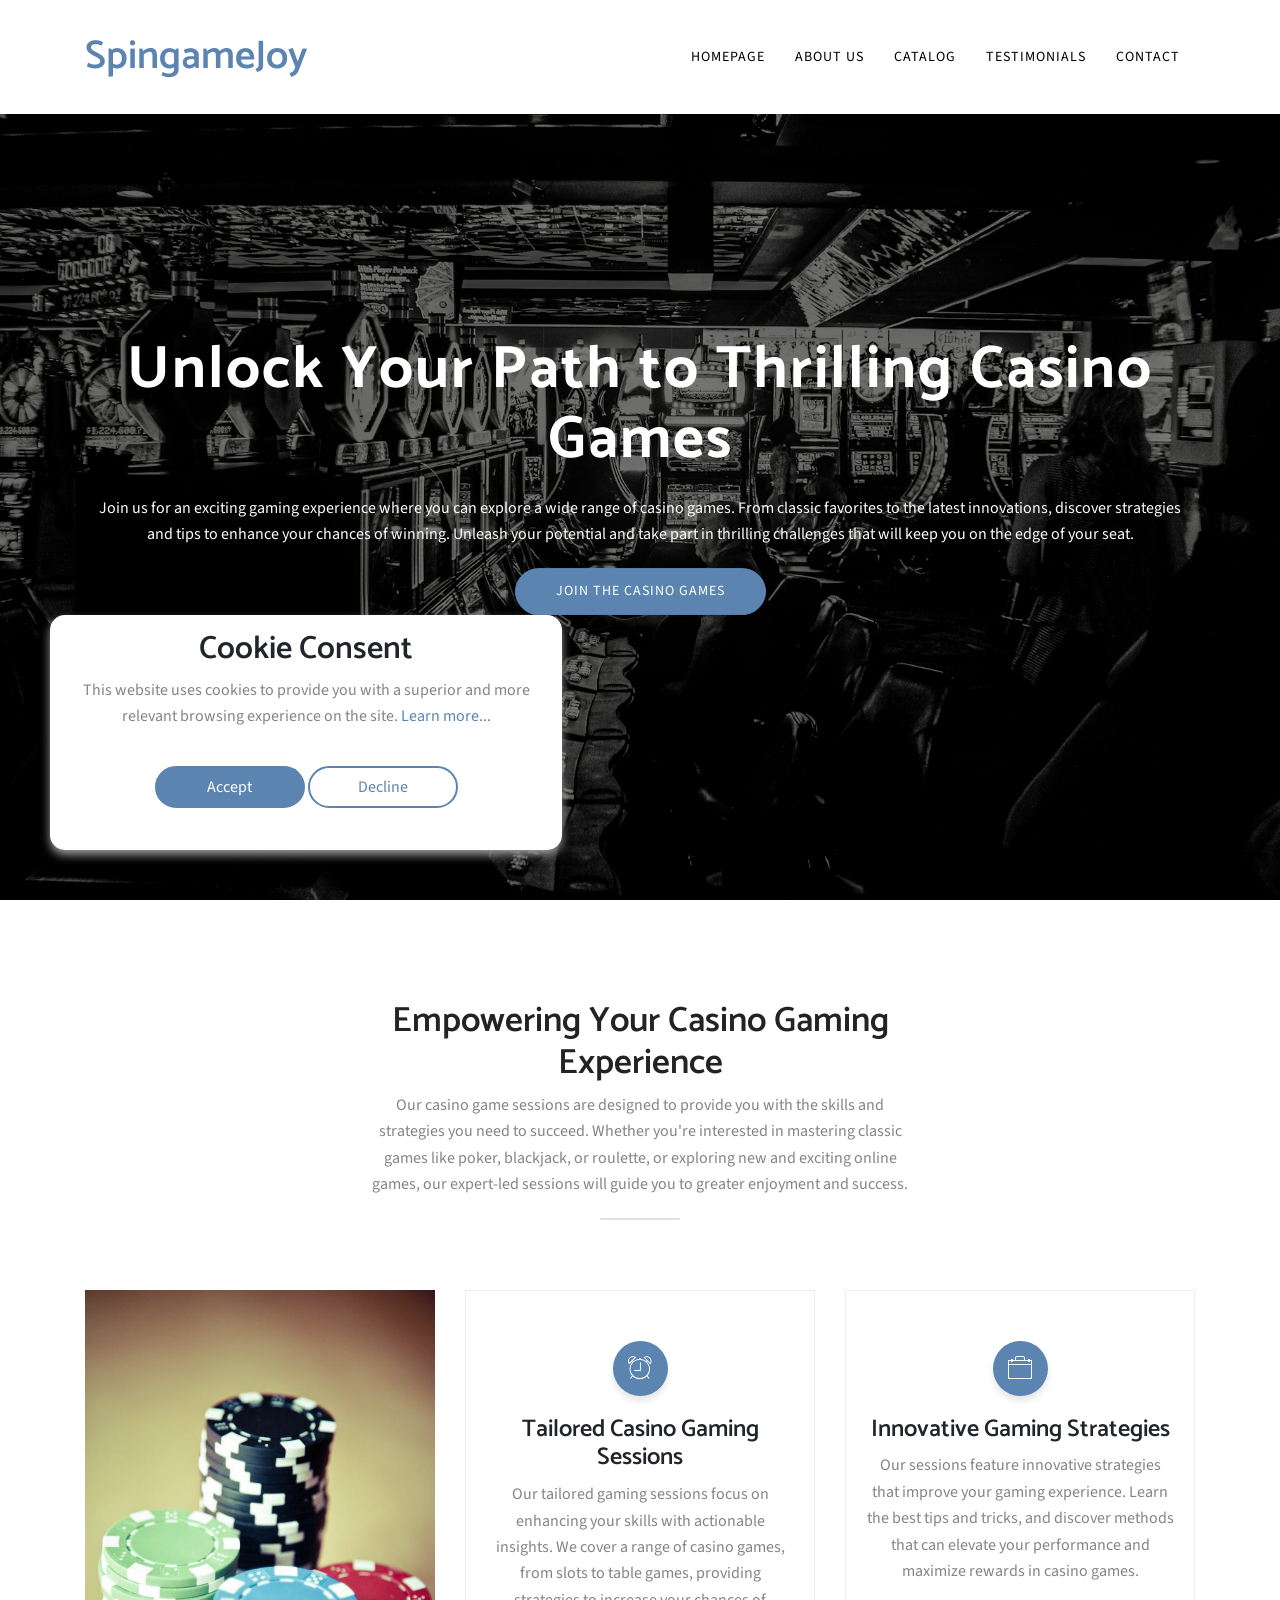
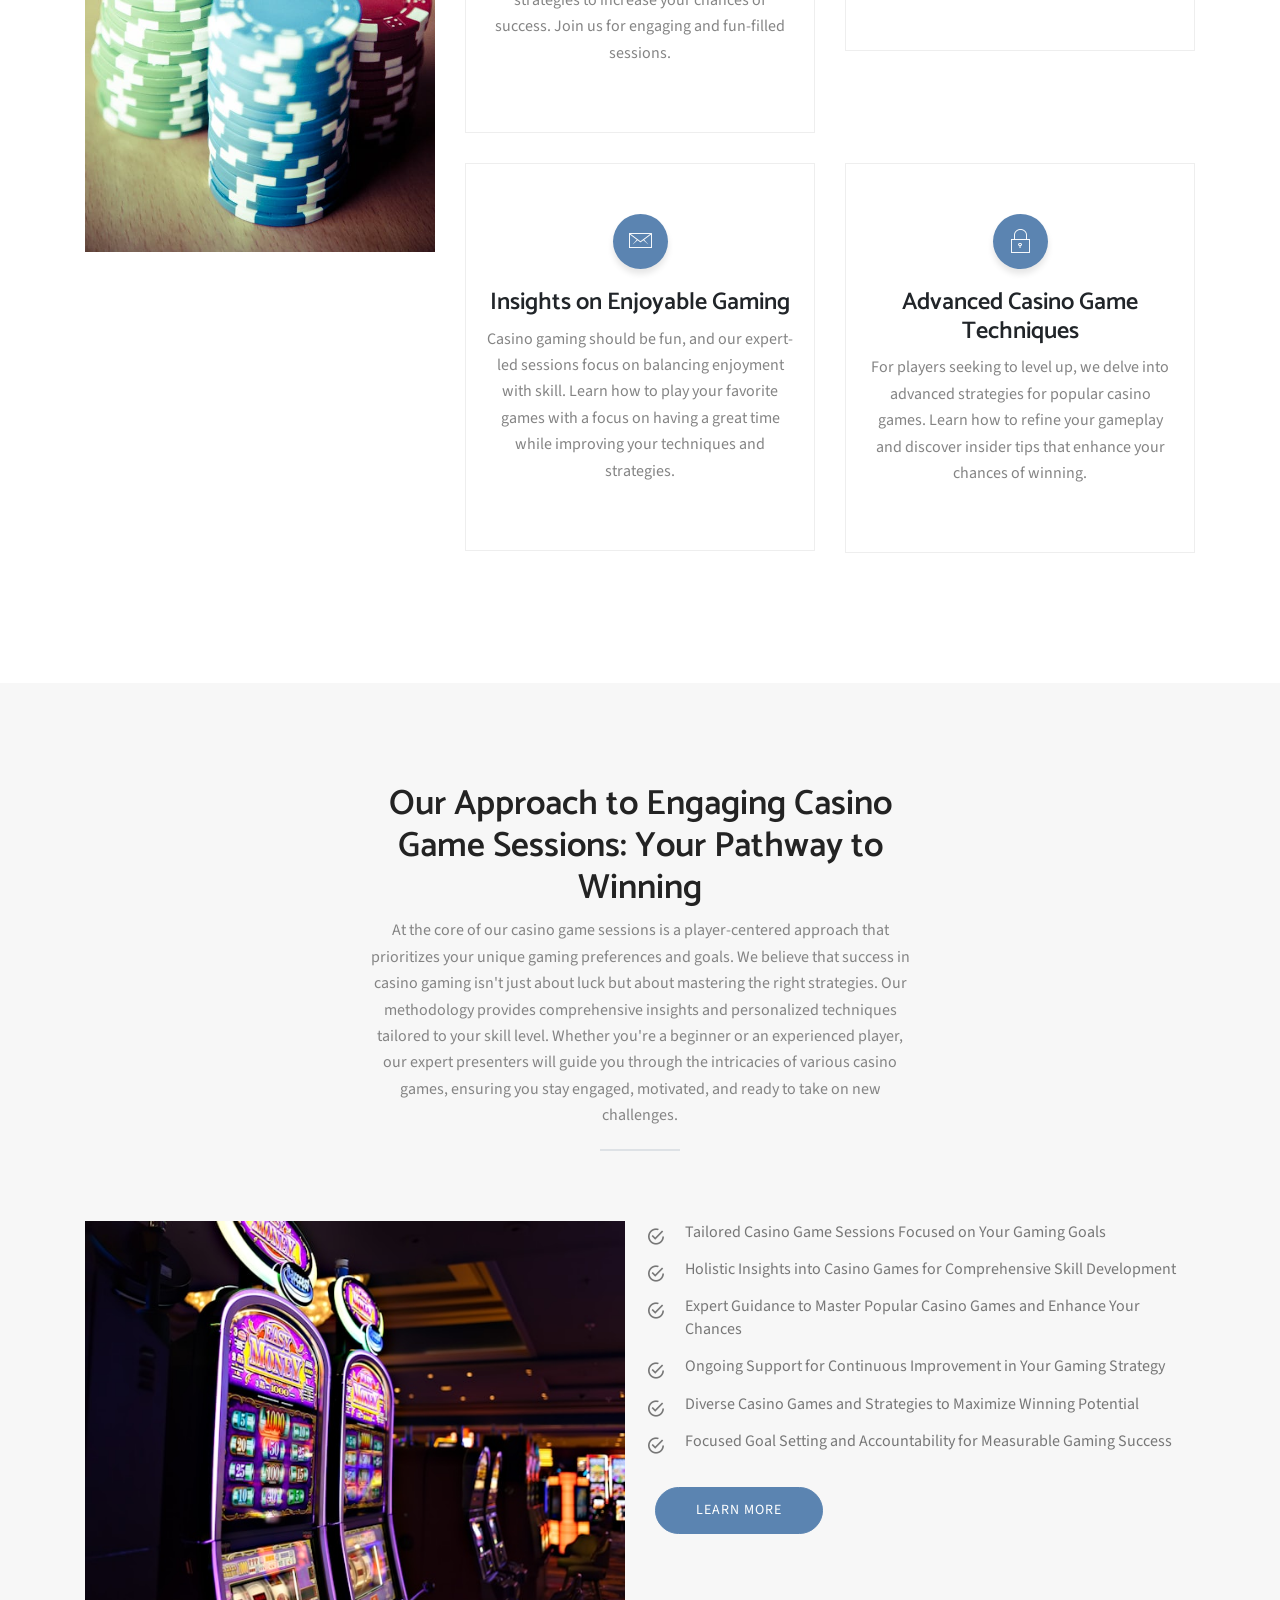
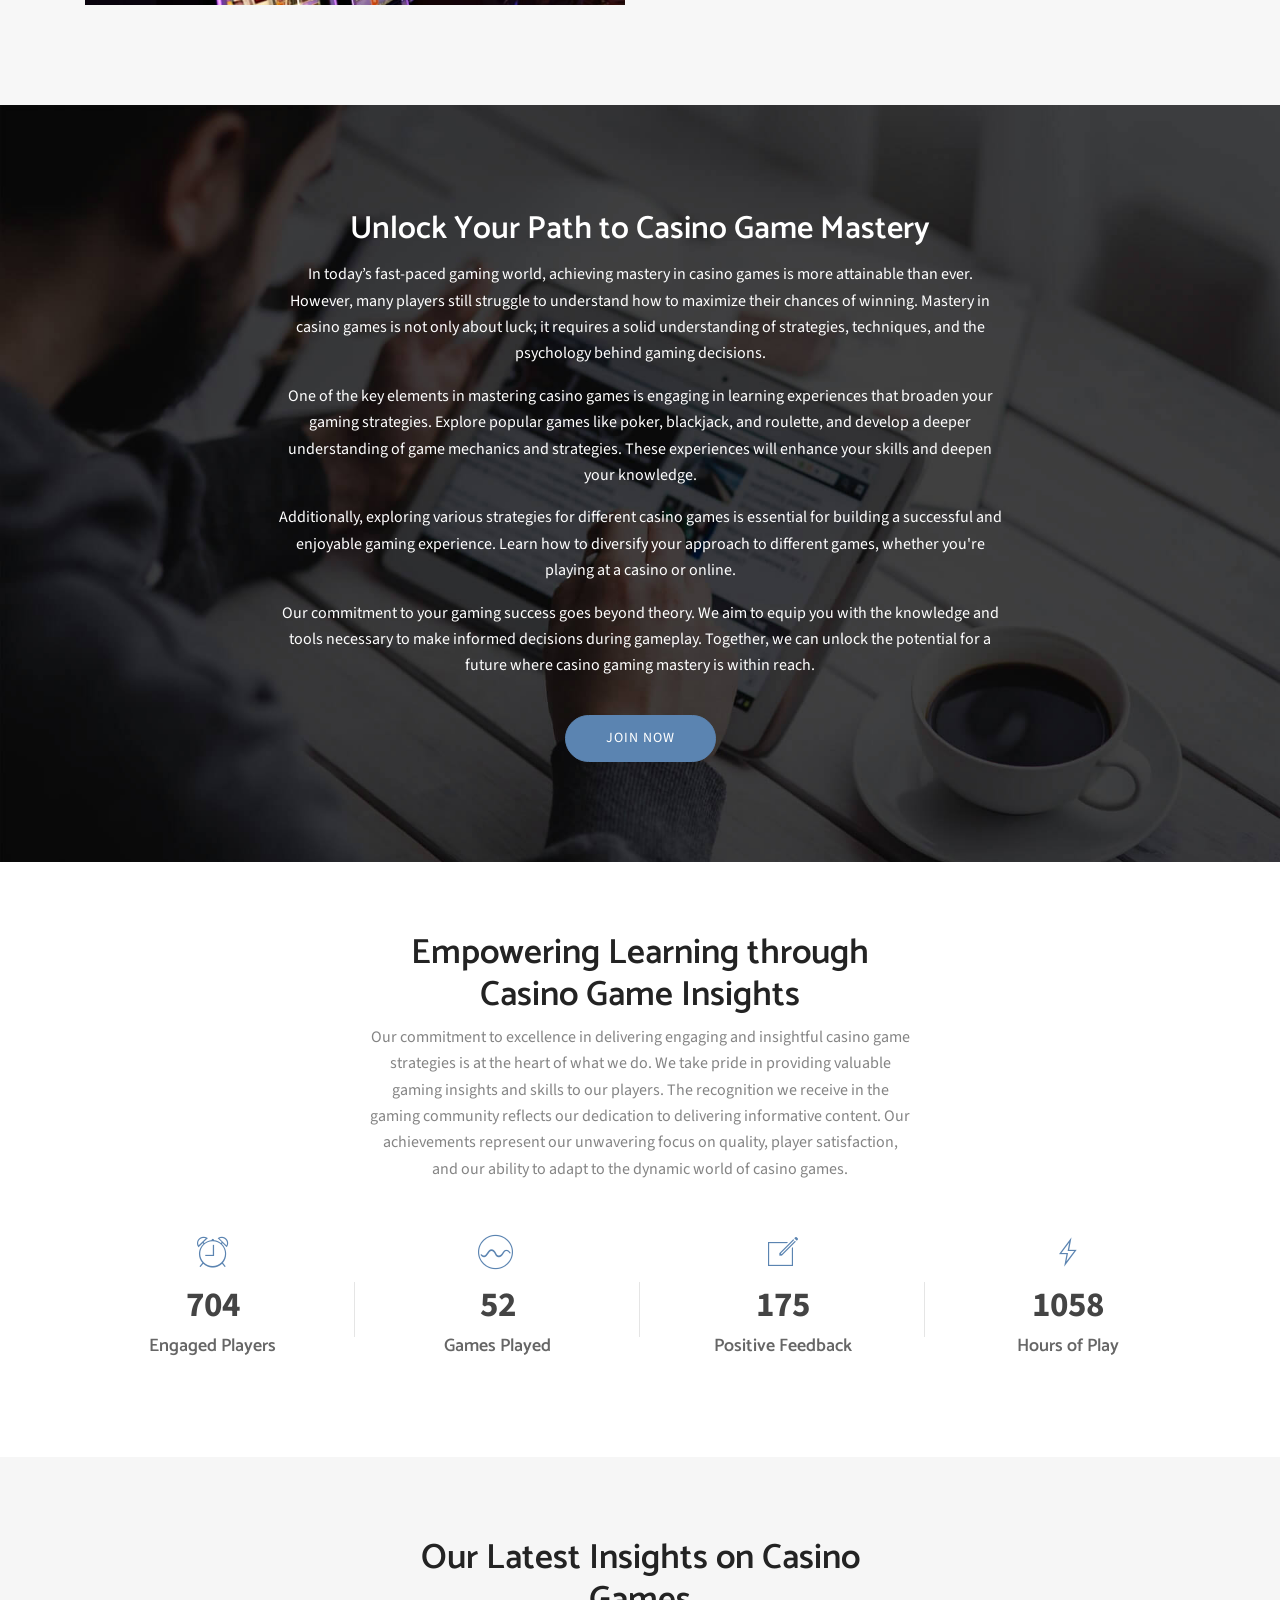
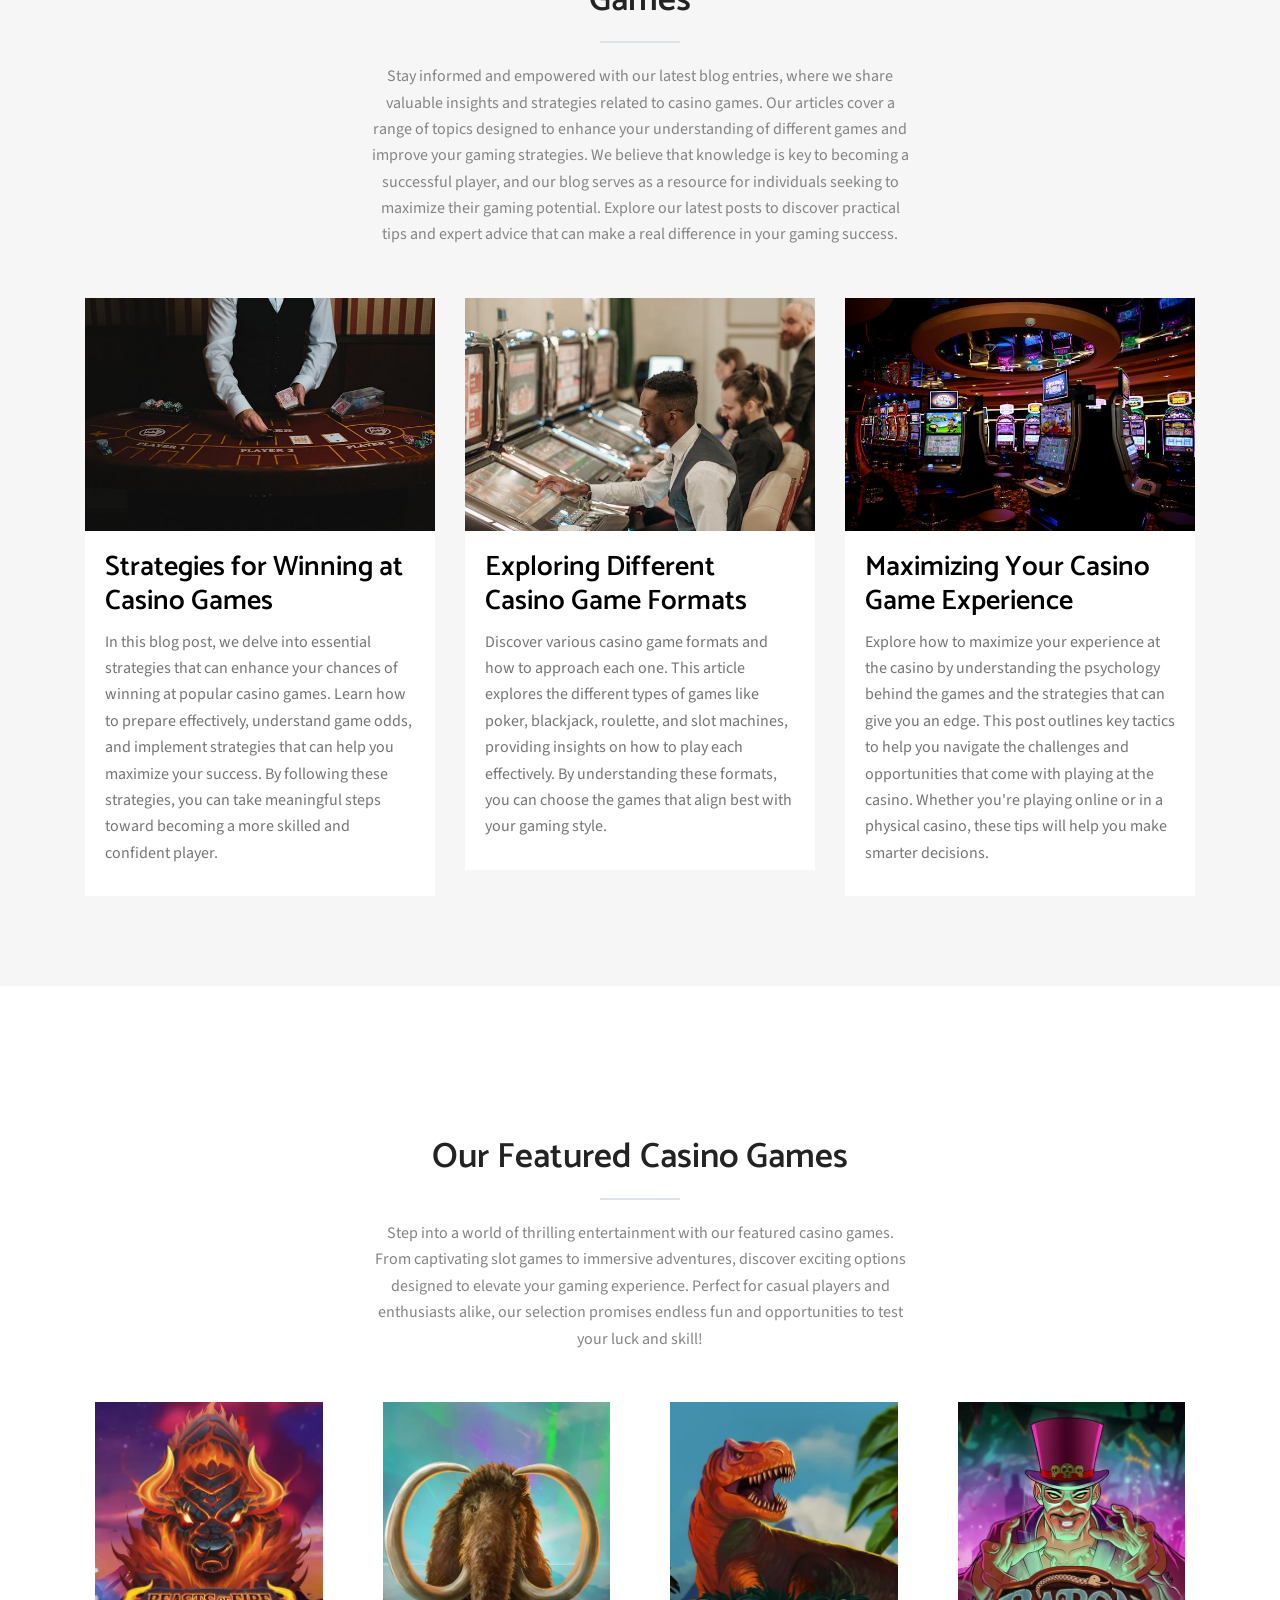
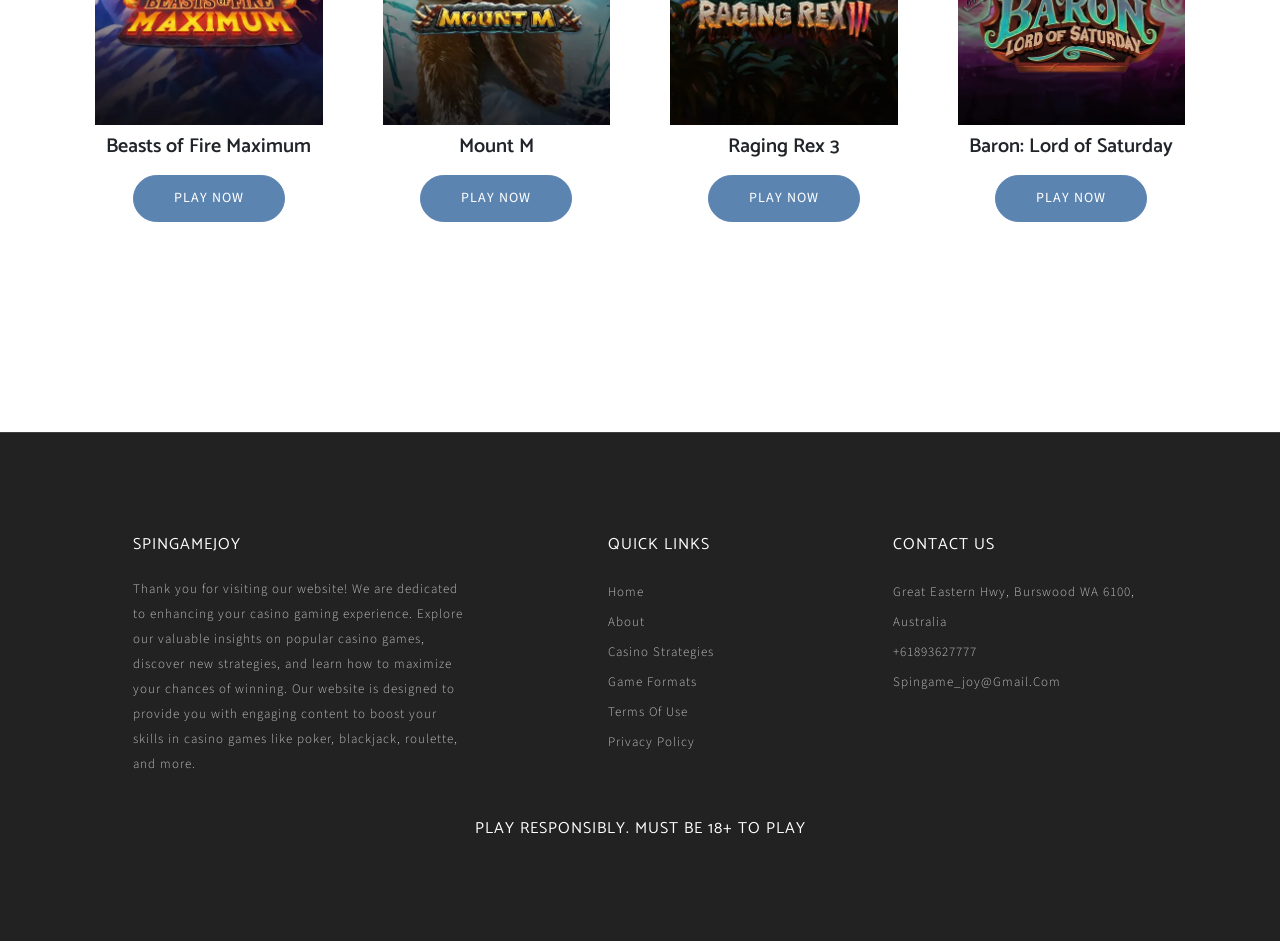
<file: index.html>
<!DOCTYPE html>

<html lang="en">
    <head>
        <!-- Basic Page Needs
  ================================================== -->
        <meta charset="utf-8" />
        <title>SpingameJoy</title>

        <!-- Mobile Specific Metas
  ================================================== -->
        <meta http-equiv="X-UA-Compatible" content="IE=edge" />
        <meta
            name="description"
            content="One page parallax responsive HTML Template"
        />
        <meta
            name="viewport"
            content="width=device-width, initial-scale=1.0, maximum-scale=5.0"
        />
        <meta name="author" content="Themefisher" />
        <meta name="generator" content="Themefisher Bingo HTML Template v1.0" />

        <!-- Favicon -->
        <link
            rel="shortcut icon"
            type="image/x-icon"
            href="images/favicon.png"
        />

        <!-- CSS
  ================================================== -->
        <!-- Themefisher Icon font -->
        <link rel="stylesheet" href="plugins/themefisher-font/style.css" />
        <!-- bootstrap.min css -->
        <link rel="stylesheet" href="plugins/bootstrap/bootstrap.min.css" />
        <!-- Lightbox.min css -->
        <link rel="stylesheet" href="plugins/lightbox2/css/lightbox.min.css" />
        <!-- animation css -->
        <link rel="stylesheet" href="plugins/animate/animate.css" />
        <!-- Slick Carousel -->
        <link rel="stylesheet" href="plugins/slick/slick.css" />
        <!-- Main Stylesheet -->
        <link rel="stylesheet" href="css/style.css" />
    </head>
    <body id="body">
        <!--
  Start Preloader
  ==================================== -->
        <div id="preloader">
            <div class="preloader">
                <span></span>
                <span></span>
                <span></span>
                <span></span>
                <span></span>
                <span></span>
            </div>
        </div>
        <!--
  End Preloader
  ==================================== -->

        <!--
Fixed Navigation
==================================== -->
        <header class="navigation fixed-top">
            <div class="container">
                <!-- main nav -->
                <nav class="navbar navbar-expand-lg navbar-light px-0">
                    <!-- logo -->
                    <a class="navbar-brand logo" href="index.html">
                        <h1 style="margin-bottom: 0px; color: #5b84b1ff">
                            SpingameJoy
                        </h1>
                    </a>
                    <!-- /logo -->
                    <button
                        class="navbar-toggler"
                        type="button"
                        data-toggle="collapse"
                        data-target="#navigation"
                        aria-controls="navigation"
                        aria-expanded="false"
                        aria-label="Toggle navigation"
                    >
                        <span class="navbar-toggler-icon"></span>
                    </button>

                    <div class="collapse navbar-collapse" id="navigation">
                        <ul class="navbar-nav ml-auto text-center">
                            <li class="nav-item">
                                <a class="nav-link" href="index.html"
                                    >Homepage</a
                                >
                            </li>

                            <li class="nav-item">
                                <a class="nav-link" href="about.html"
                                    >About Us</a
                                >
                            </li>
                            <li class="nav-item">
                                <a class="nav-link" href="service.html"
                                    >Catalog</a
                                >
                            </li>
                            <li class="nav-item">
                                <a class="nav-link" href="testimonials.html"
                                    >Testimonials</a
                                >
                            </li>
                            <li class="nav-item">
                                <a class="nav-link" href="contact.html"
                                    >Contact</a
                                >
                            </li>
                        </ul>
                    </div>
                </nav>
                <!-- /main nav -->
            </div>
        </header>
        <!--
End Fixed Navigation
==================================== -->

        <div class="hero-slider">
            <div
                class="slider-item th-fullpage hero-area"
                style="background-image: url(images/slider/slider-bg-1.jpg)"
            >
                <div class="container">
                    <div class="row">
                        <div class="col-md-12 text-center">
                            <h1
                                data-duration-in=".3"
                                data-animation-in="fadeInUp"
                                data-delay-in=".1"
                            >
                                Unlock Your Path to Thrilling Casino Games
                            </h1>
                            <p
                                data-duration-in=".3"
                                data-animation-in="fadeInUp"
                                data-delay-in=".5"
                            >
                                Join us for an exciting gaming experience where
                                you can explore a wide range of casino games.
                                From classic favorites to the latest
                                innovations, discover strategies and tips to
                                enhance your chances of winning. Unleash your
                                potential and take part in thrilling challenges
                                that will keep you on the edge of your seat.
                            </p>
                            <a
                                data-duration-in=".3"
                                data-animation-in="fadeInUp"
                                data-delay-in=".8"
                                class="btn btn-main"
                                href="service.html"
                                >Join the Casino Games</a
                            >
                        </div>
                    </div>
                </div>
            </div>
            <div
                class="slider-item th-fullpage hero-area"
                style="background-image: url(images/slider/slider-bg-2.jpg)"
            >
                <div class="container">
                    <div class="row">
                        <div class="col-md-12 text-center">
                            <h1
                                data-duration-in=".3"
                                data-animation-in="fadeInDown"
                                data-delay-in=".1"
                            >
                                Master Casino Strategies for Fun and Rewards
                            </h1>
                            <p
                                data-duration-in=".3"
                                data-animation-in="fadeInDown"
                                data-delay-in=".5"
                            >
                                Ready to take your casino game skills to the
                                next level? Learn strategies to maximize your
                                chances of winning. Whether you're a beginner or
                                an experienced player, learn how to play smarter
                                and enjoy a rewarding gaming experience.
                            </p>
                            <a
                                data-duration-in=".3"
                                data-animation-in="fadeInDown"
                                data-delay-in=".8"
                                class="btn btn-main"
                                href="about.html"
                                >Join Now</a
                            >
                        </div>
                    </div>
                </div>
            </div>
        </div>

        <!--
Start About Section
==================================== -->
        <section class="service-2 section">
            <div class="container">
                <div class="row justify-content-center">
                    <div class="col-lg-6">
                        <!-- section title -->
                        <div class="title text-center">
                            <h2>Empowering Your Casino Gaming Experience</h2>
                            <p>
                                Our casino game sessions are designed to provide
                                you with the skills and strategies you need to
                                succeed. Whether you're interested in mastering
                                classic games like poker, blackjack, or
                                roulette, or exploring new and exciting online
                                games, our expert-led sessions will guide you to
                                greater enjoyment and success.
                            </p>
                            <div class="border"></div>
                        </div>
                        <!-- /section title -->
                    </div>
                </div>
                <div class="row">
                    <div class="col-md-4 text-center d-none d-md-block">
                        <img
                            loading="lazy"
                            src="images/about/member.jpg"
                            class="img-fluid inline-block"
                            alt=""
                        />
                    </div>
                    <div class="col-md-8">
                        <div class="row text-center">
                            <div class="col-md-6 col-sm-6">
                                <div class="service-item">
                                    <i class="tf-ion-ios-alarm-outline"></i>
                                    <h4>Tailored Casino Gaming Sessions</h4>
                                    <p>
                                        Our tailored gaming sessions focus on
                                        enhancing your skills with actionable
                                        insights. We cover a range of casino
                                        games, from slots to table games,
                                        providing strategies to increase your
                                        chances of success. Join us for engaging
                                        and fun-filled sessions.
                                    </p>
                                </div>
                            </div>
                            <!-- END COL -->
                            <div class="col-md-6 col-sm-6">
                                <div class="service-item">
                                    <i class="tf-ion-ios-briefcase-outline"></i>
                                    <h4>Innovative Gaming Strategies</h4>
                                    <p>
                                        Our sessions feature innovative
                                        strategies that improve your gaming
                                        experience. Learn the best tips and
                                        tricks, and discover methods that can
                                        elevate your performance and maximize
                                        rewards in casino games.
                                    </p>
                                </div>
                            </div>
                            <!-- END COL -->
                            <div class="col-md-6 col-sm-6">
                                <div class="service-item">
                                    <i class="tf-ion-ios-email-outline"></i>
                                    <h4>Insights on Enjoyable Gaming</h4>
                                    <p>
                                        Casino gaming should be fun, and our
                                        expert-led sessions focus on balancing
                                        enjoyment with skill. Learn how to play
                                        your favorite games with a focus on
                                        having a great time while improving your
                                        techniques and strategies.
                                    </p>
                                </div>
                            </div>
                            <!-- END COL -->
                            <div class="col-md-6 col-sm-6">
                                <div class="service-item">
                                    <i class="tf-ion-ios-locked-outline"></i>
                                    <h4>Advanced Casino Game Techniques</h4>
                                    <p>
                                        For players seeking to level up, we
                                        delve into advanced strategies for
                                        popular casino games. Learn how to
                                        refine your gameplay and discover
                                        insider tips that enhance your chances
                                        of winning.
                                    </p>
                                </div>
                            </div>
                            <!-- END COL -->
                        </div>
                    </div>
                </div>
                <!-- End row -->
            </div>
            <!-- End container -->
        </section>

        <!-- End section -->

        <!--
Start About Section
==================================== -->
        <section class="about-2 section" id="about">
            <div class="container">
                <div class="row justify-content-center">
                    <!-- section title -->
                    <div class="col-lg-6">
                        <div class="title text-center">
                            <h2>
                                Our Approach to Engaging Casino Game Sessions:
                                Your Pathway to Winning
                            </h2>
                            <p>
                                At the core of our casino game sessions is a
                                player-centered approach that prioritizes your
                                unique gaming preferences and goals. We believe
                                that success in casino gaming isn't just about
                                luck but about mastering the right strategies.
                                Our methodology provides comprehensive insights
                                and personalized techniques tailored to your
                                skill level. Whether you're a beginner or an
                                experienced player, our expert presenters will
                                guide you through the intricacies of various
                                casino games, ensuring you stay engaged,
                                motivated, and ready to take on new challenges.
                            </p>
                            <div class="border"></div>
                        </div>
                    </div>
                    <!-- /section title -->
                </div>

                <div class="row">
                    <div class="col-md-6 mb-4 mb-md-0">
                        <img
                            loading="lazy"
                            src="images/about/approach.jpg"
                            class="img-fluid"
                            alt=""
                        />
                    </div>
                    <div class="col-md-6">
                        <ul class="checklist">
                            <li>
                                Tailored Casino Game Sessions Focused on Your
                                Gaming Goals
                            </li>
                            <li>
                                Holistic Insights into Casino Games for
                                Comprehensive Skill Development
                            </li>
                            <li>
                                Expert Guidance to Master Popular Casino Games
                                and Enhance Your Chances
                            </li>
                            <li>
                                Ongoing Support for Continuous Improvement in
                                Your Gaming Strategy
                            </li>
                            <li>
                                Diverse Casino Games and Strategies to Maximize
                                Winning Potential
                            </li>
                            <li>
                                Focused Goal Setting and Accountability for
                                Measurable Gaming Success
                            </li>
                        </ul>
                        <a href="about.html" class="btn btn-main mt-20"
                            >Learn More</a
                        >
                    </div>
                </div>
                <!-- End row -->
            </div>
            <!-- End container -->
        </section>
        <!-- End section -->

        <!--
Start Call To Action
==================================== -->
        <section class="call-to-action section">
            <div class="container">
                <div class="row justify-content-center">
                    <div class="col-xl-8 col-lg-8 text-center">
                        <h2>Unlock Your Path to Casino Game Mastery</h2>
                        <p>
                            In today’s fast-paced gaming world, achieving
                            mastery in casino games is more attainable than
                            ever. However, many players still struggle to
                            understand how to maximize their chances of winning.
                            Mastery in casino games is not only about luck; it
                            requires a solid understanding of strategies,
                            techniques, and the psychology behind gaming
                            decisions.
                        </p>
                        <p>
                            One of the key elements in mastering casino games is
                            engaging in learning experiences that broaden your
                            gaming strategies. Explore popular games like poker,
                            blackjack, and roulette, and develop a deeper
                            understanding of game mechanics and strategies.
                            These experiences will enhance your skills and
                            deepen your knowledge.
                        </p>
                        <p>
                            Additionally, exploring various strategies for
                            different casino games is essential for building a
                            successful and enjoyable gaming experience. Learn
                            how to diversify your approach to different games,
                            whether you're playing at a casino or online.
                        </p>
                        <p>
                            Our commitment to your gaming success goes beyond
                            theory. We aim to equip you with the knowledge and
                            tools necessary to make informed decisions during
                            gameplay. Together, we can unlock the potential for
                            a future where casino gaming mastery is within
                            reach.
                        </p>
                        <a href="contact.html" class="btn btn-main">Join Now</a>
                    </div>
                </div>
                <!-- End row -->
            </div>
            <!-- End container -->
        </section>
        <!-- End section -->

        <!--
Start Counter Section
==================================== -->
        <section class="counter-wrapper section-sm">
            <div class="container">
                <div class="row justify-content-center">
                    <div class="col-xl-6 col-lg-8 text-center">
                        <div class="title">
                            <h2>
                                Empowering Learning through Casino Game Insights
                            </h2>
                            <p>
                                Our commitment to excellence in delivering
                                engaging and insightful casino game strategies
                                is at the heart of what we do. We take pride in
                                providing valuable gaming insights and skills to
                                our players. The recognition we receive in the
                                gaming community reflects our dedication to
                                delivering informative content. Our achievements
                                represent our unwavering focus on quality,
                                player satisfaction, and our ability to adapt to
                                the dynamic world of casino games.
                            </p>
                        </div>
                    </div>
                </div>
                <div class="row">
                    <!-- first count item -->
                    <div class="col-md-3 col-sm-6 col-xs-6 text-center">
                        <div class="counters-item">
                            <i class="tf-ion-ios-alarm-outline"></i>
                            <div>
                                <span class="counter" data-count="2000">0</span>
                            </div>
                            <h3>Engaged Players</h3>
                        </div>
                    </div>
                    <!-- end first count item -->

                    <!-- second count item -->
                    <div class="col-md-3 col-sm-6 col-xs-6 text-center">
                        <div class="counters-item">
                            <i class="tf-ion-ios-analytics-outline"></i>
                            <div>
                                <span class="counter" data-count="150">0</span>
                            </div>
                            <h3>Games Played</h3>
                        </div>
                    </div>
                    <!-- end second count item -->

                    <!-- third count item -->
                    <div class="col-md-3 col-sm-6 col-xs-6 text-center">
                        <div class="counters-item">
                            <i class="tf-ion-ios-compose-outline"></i>
                            <div>
                                <span class="counter" data-count="500">0</span>
                            </div>
                            <h3>Positive Feedback</h3>
                        </div>
                    </div>
                    <!-- end third count item -->

                    <!-- fourth count item -->
                    <div class="col-md-3 col-sm-6 col-xs-6 text-center">
                        <div class="counters-item kill-border">
                            <i class="tf-ion-ios-bolt-outline"></i>
                            <div>
                                <span class="counter" data-count="3000">0</span>
                            </div>
                            <h3>Hours of Play</h3>
                        </div>
                    </div>
                    <!-- end fourth count item -->
                </div>
                <!-- end row -->
            </div>
            <!-- end container -->
        </section>
        <!-- end section -->

        <!--
Start Blog Section
=========================================== -->
        <section class="blog" id="blog">
            <div class="container">
                <div class="row justify-content-center">
                    <!-- section title -->
                    <div class="col-xl-6 col-lg-8">
                        <div class="title text-center">
                            <h2>
                                Our Latest Insights
                                <span class="color">on Casino Games</span>
                            </h2>
                            <div class="border"></div>
                            <p>
                                Stay informed and empowered with our latest blog
                                entries, where we share valuable insights and
                                strategies related to casino games. Our articles
                                cover a range of topics designed to enhance your
                                understanding of different games and improve
                                your gaming strategies. We believe that
                                knowledge is key to becoming a successful
                                player, and our blog serves as a resource for
                                individuals seeking to maximize their gaming
                                potential. Explore our latest posts to discover
                                practical tips and expert advice that can make a
                                real difference in your gaming success.
                            </p>
                        </div>
                    </div>
                    <!-- /section title -->
                </div>

                <div class="row">
                    <!-- single blog post -->
                    <article class="col-lg-4 col-md-6">
                        <div class="post-item">
                            <div class="media-wrapper">
                                <img
                                    loading="lazy"
                                    src="images/blog/post-1.jpg"
                                    alt="casino strategies cover image"
                                    class="img-fluid"
                                />
                            </div>

                            <div class="content">
                                <h3>
                                    <a
                                        >Strategies for Winning at Casino
                                        Games</a
                                    >
                                </h3>
                                <p>
                                    In this blog post, we delve into essential
                                    strategies that can enhance your chances of
                                    winning at popular casino games. Learn how
                                    to prepare effectively, understand game
                                    odds, and implement strategies that can help
                                    you maximize your success. By following
                                    these strategies, you can take meaningful
                                    steps toward becoming a more skilled and
                                    confident player.
                                </p>
                            </div>
                        </div>
                    </article>
                    <!-- /single blog post -->

                    <!-- single blog post -->
                    <article class="col-lg-4 col-md-6">
                        <div class="post-item">
                            <div class="media-wrapper">
                                <img
                                    loading="lazy"
                                    src="images/blog/post-2.jpg"
                                    alt="casino game formats cover image"
                                    class="img-fluid"
                                />
                            </div>

                            <div class="content">
                                <h3>
                                    <a
                                        >Exploring Different Casino Game
                                        Formats</a
                                    >
                                </h3>
                                <p>
                                    Discover various casino game formats and how
                                    to approach each one. This article explores
                                    the different types of games like poker,
                                    blackjack, roulette, and slot machines,
                                    providing insights on how to play each
                                    effectively. By understanding these formats,
                                    you can choose the games that align best
                                    with your gaming style.
                                </p>
                            </div>
                        </div>
                    </article>
                    <!-- end single blog post -->

                    <!-- single blog post -->
                    <article class="col-lg-4 col-md-6">
                        <div class="post-item">
                            <div class="media-wrapper">
                                <img
                                    loading="lazy"
                                    src="images/blog/post-3.jpg"
                                    alt="casino game benefits cover image"
                                    class="img-fluid"
                                />
                            </div>

                            <div class="content">
                                <h3>
                                    <a
                                        >Maximizing Your Casino Game
                                        Experience</a
                                    >
                                </h3>
                                <p>
                                    Explore how to maximize your experience at
                                    the casino by understanding the psychology
                                    behind the games and the strategies that can
                                    give you an edge. This post outlines key
                                    tactics to help you navigate the challenges
                                    and opportunities that come with playing at
                                    the casino. Whether you're playing online or
                                    in a physical casino, these tips will help
                                    you make smarter decisions.
                                </p>
                            </div>
                        </div>
                    </article>
                    <!-- end single blog post -->
                </div>
                <!-- end row -->
            </div>
            <!-- end container -->
        </section>
        <!-- end section -->

        <!-- Featured Games Start -->
        <section style="margin-top: 100px; margin-bottom: 140px">
            <div class="container" style="padding: 50px 10px">
                <!-- section title -->
                <div class="row justify-content-center">
                    <div class="col-xl-6 col-lg-8">
                        <div class="title text-center">
                            <h2>
                                Our Featured
                                <span class="color">Casino Games</span>
                            </h2>
                            <div class="border"></div>
                            <p>
                                Step into a world of thrilling entertainment
                                with our featured casino games. From captivating
                                slot games to immersive adventures, discover
                                exciting options designed to elevate your gaming
                                experience. Perfect for casual players and
                                enthusiasts alike, our selection promises
                                endless fun and opportunities to test your luck
                                and skill!
                            </p>
                        </div>
                    </div>
                </div>
                <!-- /section title -->
                <div>
                    <div class="row">
                        <div class="col-lg-3 col-md-6 col-sm-12 text-center">
                            <div
                                style="
                                    background-color: #fff;
                                    padding: 0px 15px 20px;
                                "
                            >
                                <img
                                    src="images/about-1.jpg"
                                    alt="Beasts of Fire Maximum"
                                    style="
                                        width: 100%;
                                        margin-bottom: 10px;
                                        object-fit: cover;
                                    "
                                />
                                <h5 class="mb-3">Beasts of Fire Maximum</h5>
                                <button
                                    type="button"
                                    class="btn btn-outline-primary"
                                    id="triggerImage"
                                >
                                    Play Now
                                </button>
                                <div
                                    class="iframe-container"
                                    id="iframeContainer"
                                >
                                    <div class="iframe-content">
                                        <button class="close-btn" id="closeBtn">
                                            X
                                        </button>
                                        <iframe
                                            class="iframe"
                                            frameborder="0"
                                            scrolling="auto"
                                            allowfullscreen=""
                                            loading="lazy"
                                            src="https://asccw.playngonetwork.com/casino/ContainerLauncher?pid=2&gid=beastsoffiremaximum&lang=en_GB&practice=1&channel=desktop&demo=2"
                                        ></iframe>
                                    </div>
                                </div>
                            </div>
                        </div>

                        <div class="col-lg-3 col-md-6 col-sm-12 text-center">
                            <div
                                style="
                                    background-color: #fff;
                                    padding: 0px 15px 20px;
                                "
                            >
                                <img
                                    src="images/about-2.jpg"
                                    alt="Mount M"
                                    style="
                                        width: 100%;
                                        margin-bottom: 10px;
                                        object-fit: cover;
                                    "
                                />
                                <h5 class="mb-3">Mount M</h5>
                                <button
                                    type="button"
                                    class="btn btn-outline-primary"
                                    id="triggerImage2"
                                >
                                    Play Now
                                </button>
                                <div
                                    class="iframe-container"
                                    id="iframeContainer2"
                                >
                                    <div class="iframe-content">
                                        <button
                                            class="close-btn"
                                            id="closeBtn2"
                                        >
                                            X
                                        </button>
                                        <iframe
                                            class="iframe"
                                            frameborder="0"
                                            scrolling="auto"
                                            allowfullscreen=""
                                            loading="lazy"
                                            src="https://asccw.playngonetwork.com/casino/ContainerLauncher?pid=2&gid=mountm&lang=en_GB&practice=1&channel=desktop&demo=2"
                                        ></iframe>
                                    </div>
                                </div>
                            </div>
                        </div>

                        <div class="col-lg-3 col-md-6 col-sm-12 text-center">
                            <div
                                style="
                                    background-color: #fff;
                                    padding: 0px 15px 20px;
                                "
                            >
                                <img
                                    src="images/about-3.jpg"
                                    alt="Raging Rex 3"
                                    style="
                                        width: 100%;
                                        margin-bottom: 10px;
                                        object-fit: cover;
                                    "
                                />
                                <h5 class="mb-3">Raging Rex 3</h5>
                                <button
                                    type="button"
                                    class="btn btn-outline-primary"
                                    id="triggerImage3"
                                >
                                    Play Now
                                </button>
                                <div
                                    class="iframe-container"
                                    id="iframeContainer3"
                                >
                                    <div class="iframe-content">
                                        <button
                                            class="close-btn"
                                            id="closeBtn3"
                                        >
                                            X
                                        </button>
                                        <iframe
                                            class="iframe"
                                            frameborder="0"
                                            scrolling="auto"
                                            allowfullscreen=""
                                            loading="lazy"
                                            src="https://asccw.playngonetwork.com/casino/ContainerLauncher?pid=2&gid=ragingrex3&lang=en_GB&practice=1&channel=desktop&demo=2"
                                        ></iframe>
                                    </div>
                                </div>
                            </div>
                        </div>

                        <div class="col-lg-3 col-md-6 col-sm-12 text-center">
                            <div
                                style="
                                    background-color: #fff;
                                    padding: 0px 15px 20px;
                                "
                            >
                                <img
                                    src="images/about-4.jpg"
                                    alt="Baron: Lord of Saturday"
                                    style="
                                        width: 100%;
                                        margin-bottom: 10px;
                                        object-fit: cover;
                                    "
                                />
                                <h5 class="mb-3">Baron: Lord of Saturday</h5>
                                <button
                                    type="button"
                                    class="btn btn-outline-primary"
                                    id="triggerImage4"
                                >
                                    Play Now
                                </button>
                                <div
                                    class="iframe-container"
                                    id="iframeContainer4"
                                >
                                    <div class="iframe-content">
                                        <button
                                            class="close-btn"
                                            id="closeBtn4"
                                        >
                                            X
                                        </button>
                                        <iframe
                                            class="iframe"
                                            frameborder="0"
                                            scrolling="auto"
                                            allowfullscreen=""
                                            loading="lazy"
                                            src="https://asccw.playngonetwork.com/casino/ContainerLauncher?pid=2&gid=baronlordofsaturday&lang=en_GB&practice=1&channel=desktop&demo=2"
                                        ></iframe>
                                    </div>
                                </div>
                            </div>
                        </div>
                    </div>
                </div>
            </div>
        </section>
        <!-- Featured Games End -->

        <footer id="footer" class="bg-one">
            <div class="top-footer">
                <div class="container">
                    <div class="row justify-content-around">
                        <div class="col-lg-4 col-md-6 mb-5 mb-lg-0">
                            <h3>SpingameJoy</h3>
                            <p>
                                Thank you for visiting our website! We are
                                dedicated to enhancing your casino gaming
                                experience. Explore our valuable insights on
                                popular casino games, discover new strategies,
                                and learn how to maximize your chances of
                                winning. Our website is designed to provide you
                                with engaging content to boost your skills in
                                casino games like poker, blackjack, roulette,
                                and more.
                            </p>
                        </div>
                        <!-- End of .col-sm-3 -->

                        <div class="col-lg-2 col-md-6 mb-5 mb-md-0">
                            <ul>
                                <li>
                                    <h3>Quick Links</h3>
                                </li>
                                <li><a href="index.html">Home</a></li>
                                <li><a href="about.html">About</a></li>
                                <li>
                                    <a href="casino-strategies.html"
                                        >Casino Strategies</a
                                    >
                                </li>
                                <li>
                                    <a href="game-formats.html">Game Formats</a>
                                </li>
                                <li>
                                    <a href="terms-of-use.html">Terms Of Use</a>
                                </li>
                                <li>
                                    <a href="privacy-policy.html"
                                        >Privacy Policy</a
                                    >
                                </li>
                            </ul>
                        </div>
                        <!-- End of .col-sm-3 -->

                        <div class="col-lg-3 col-md-6">
                            <ul>
                                <li>
                                    <h3>Contact Us</h3>
                                </li>
                                <li>
                                    <a href="contact.html"
                                        >Great Eastern Hwy, Burswood WA 6100,
                                        Australia</a
                                    >
                                </li>
                                <li>
                                    <a href="contact.html">+61893627777</a>
                                </li>
                                <li>
                                    <a href="contact.html"
                                        >spingame_joy@gmail.com</a
                                    >
                                </li>
                            </ul>
                        </div>
                        <!-- End of .col-sm-3 -->
                        <div class="col-md-12">
                            <h3 class="text-center mt-4">
                                Play responsibly. Must be 18+ to play
                            </h3>
                        </div>
                    </div>
                </div>
                <!-- end container -->
            </div>
        </footer>
        <!-- end footer -->

        <!-- Cookie banner -->
        <div class="cookie-wrapper show">
            <div>
                <i class="bx bx-cookie"></i>
                <h2 style="text-align: center">Cookie Consent</h2>
            </div>

            <div class="data">
                <p>
                    This website uses cookies to provide you with a superior and
                    more relevant browsing experience on the site.
                    <a href="#">Learn more...</a>
                </p>
            </div>

            <div class="buttons">
                <button class="cookie-button" id="acceptBtn">Accept</button>
                <button class="cookie-button" id="declineBtn">Decline</button>
            </div>
        </div>
        <!-- End Cookie banner -->

        <!-- end Footer Area
========================================== -->
        <!-- 
    Essential Scripts
    =====================================-->

        <!-- JavaScript Libraries -->
        <script>
            document
                .getElementById('triggerImage')
                .addEventListener('click', function () {
                    document.getElementById('iframeContainer').style.display =
                        'flex';
                });

            document
                .getElementById('closeBtn')
                .addEventListener('click', function () {
                    document.getElementById('iframeContainer').style.display =
                        'none';
                });
        </script>
        <script>
            document
                .getElementById('triggerImage2')
                .addEventListener('click', function () {
                    document.getElementById('iframeContainer2').style.display =
                        'flex';
                });

            document
                .getElementById('closeBtn2')
                .addEventListener('click', function () {
                    document.getElementById('iframeContainer2').style.display =
                        'none';
                });
        </script>
        <script>
            document
                .getElementById('triggerImage3')
                .addEventListener('click', function () {
                    document.getElementById('iframeContainer3').style.display =
                        'flex';
                });

            document
                .getElementById('closeBtn3')
                .addEventListener('click', function () {
                    document.getElementById('iframeContainer3').style.display =
                        'none';
                });
        </script>
        <script>
            document
                .getElementById('triggerImage4')
                .addEventListener('click', function () {
                    document.getElementById('iframeContainer4').style.display =
                        'flex';
                });

            document
                .getElementById('closeBtn4')
                .addEventListener('click', function () {
                    document.getElementById('iframeContainer4').style.display =
                        'none';
                });
        </script>
        <!-- Main jQuery -->
        <script src="plugins/jquery/jquery.min.js"></script>

        <!-- Bootstrap4 -->
        <script src="plugins/bootstrap/bootstrap.min.js"></script>
        <!-- Parallax -->
        <script src="plugins/parallax/jquery.parallax-1.1.3.js"></script>
        <!-- lightbox -->
        <script src="plugins/lightbox2/js/lightbox.min.js"></script>
        <!-- Owl Carousel -->
        <script src="plugins/slick/slick.min.js"></script>
        <!-- filter -->
        <script src="plugins/filterizr/jquery.filterizr.min.js"></script>
        <!-- Smooth Scroll js -->
        <script src="plugins/smooth-scroll/smooth-scroll.min.js"></script>

        <!-- Custom js -->
        <script src="js/script.js"></script>
        <script src="js/cookiebanner.js"></script>
    </body>
</html>
</file>
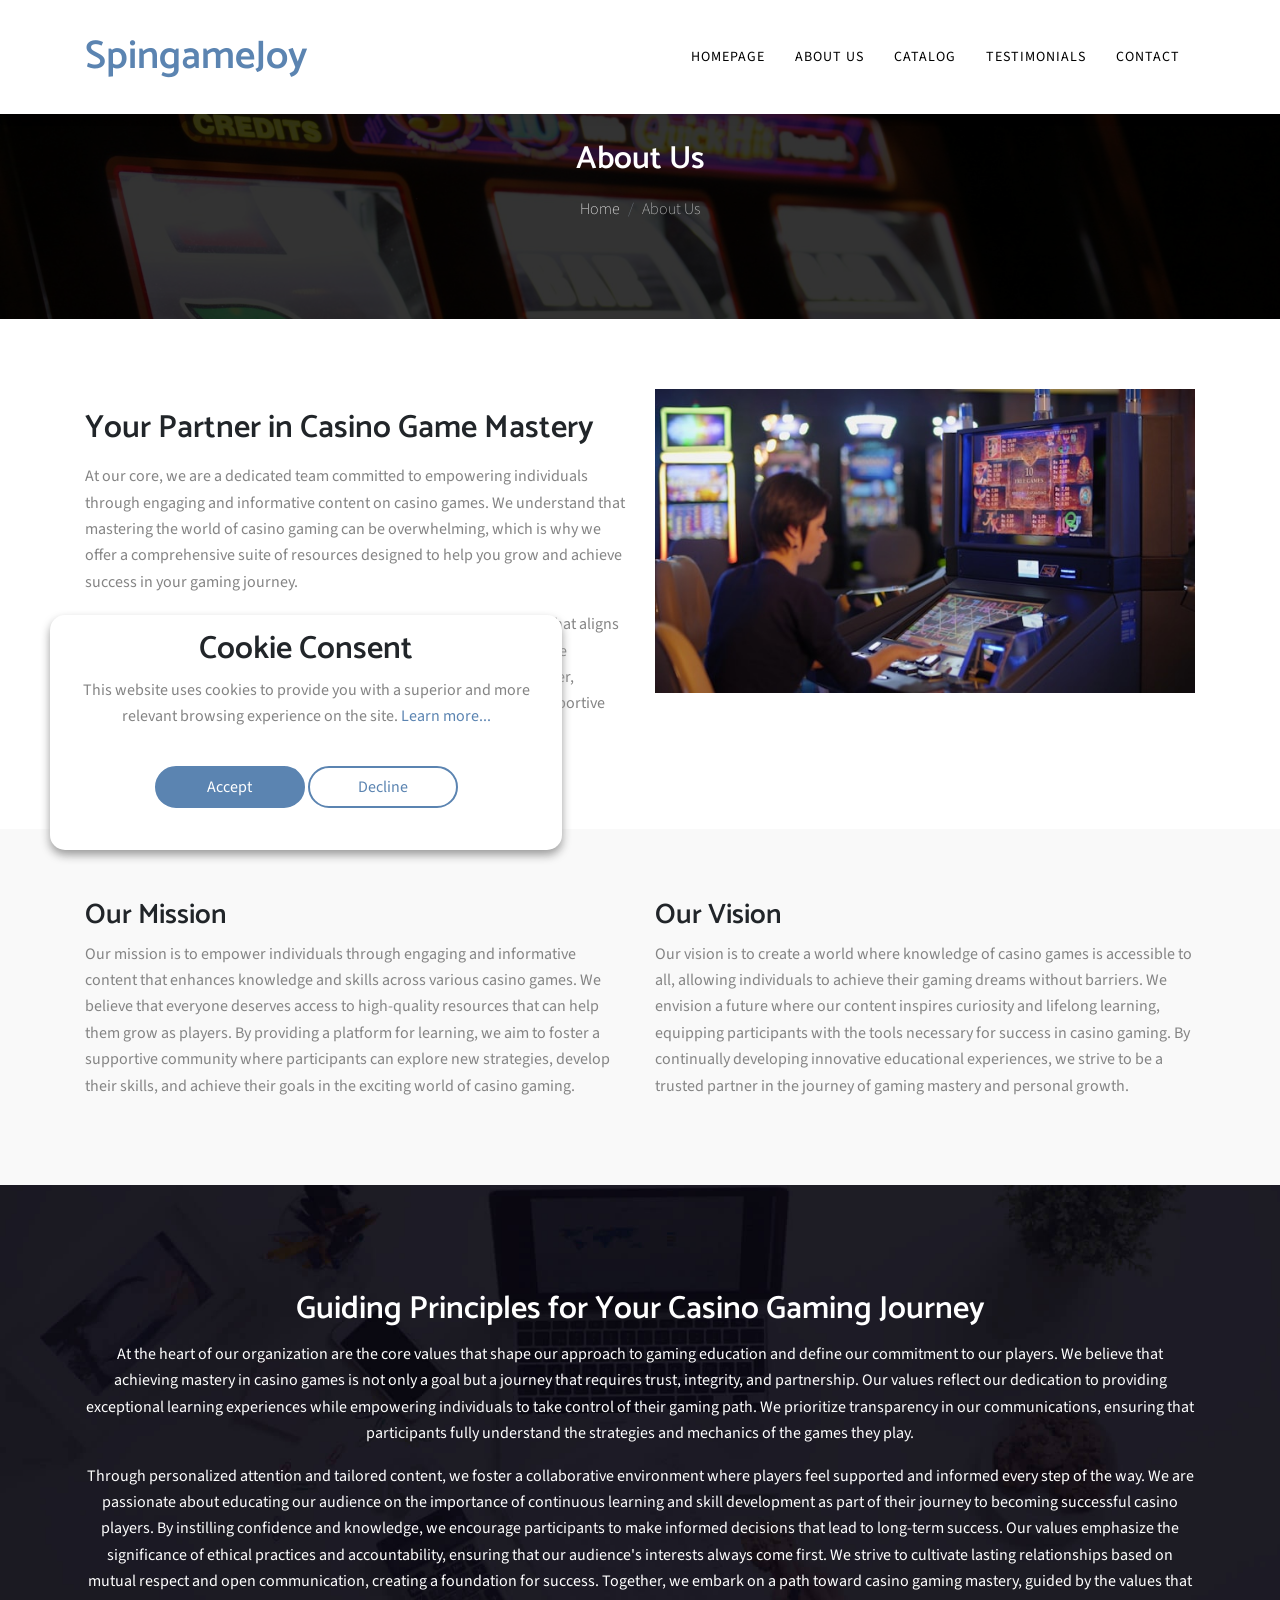
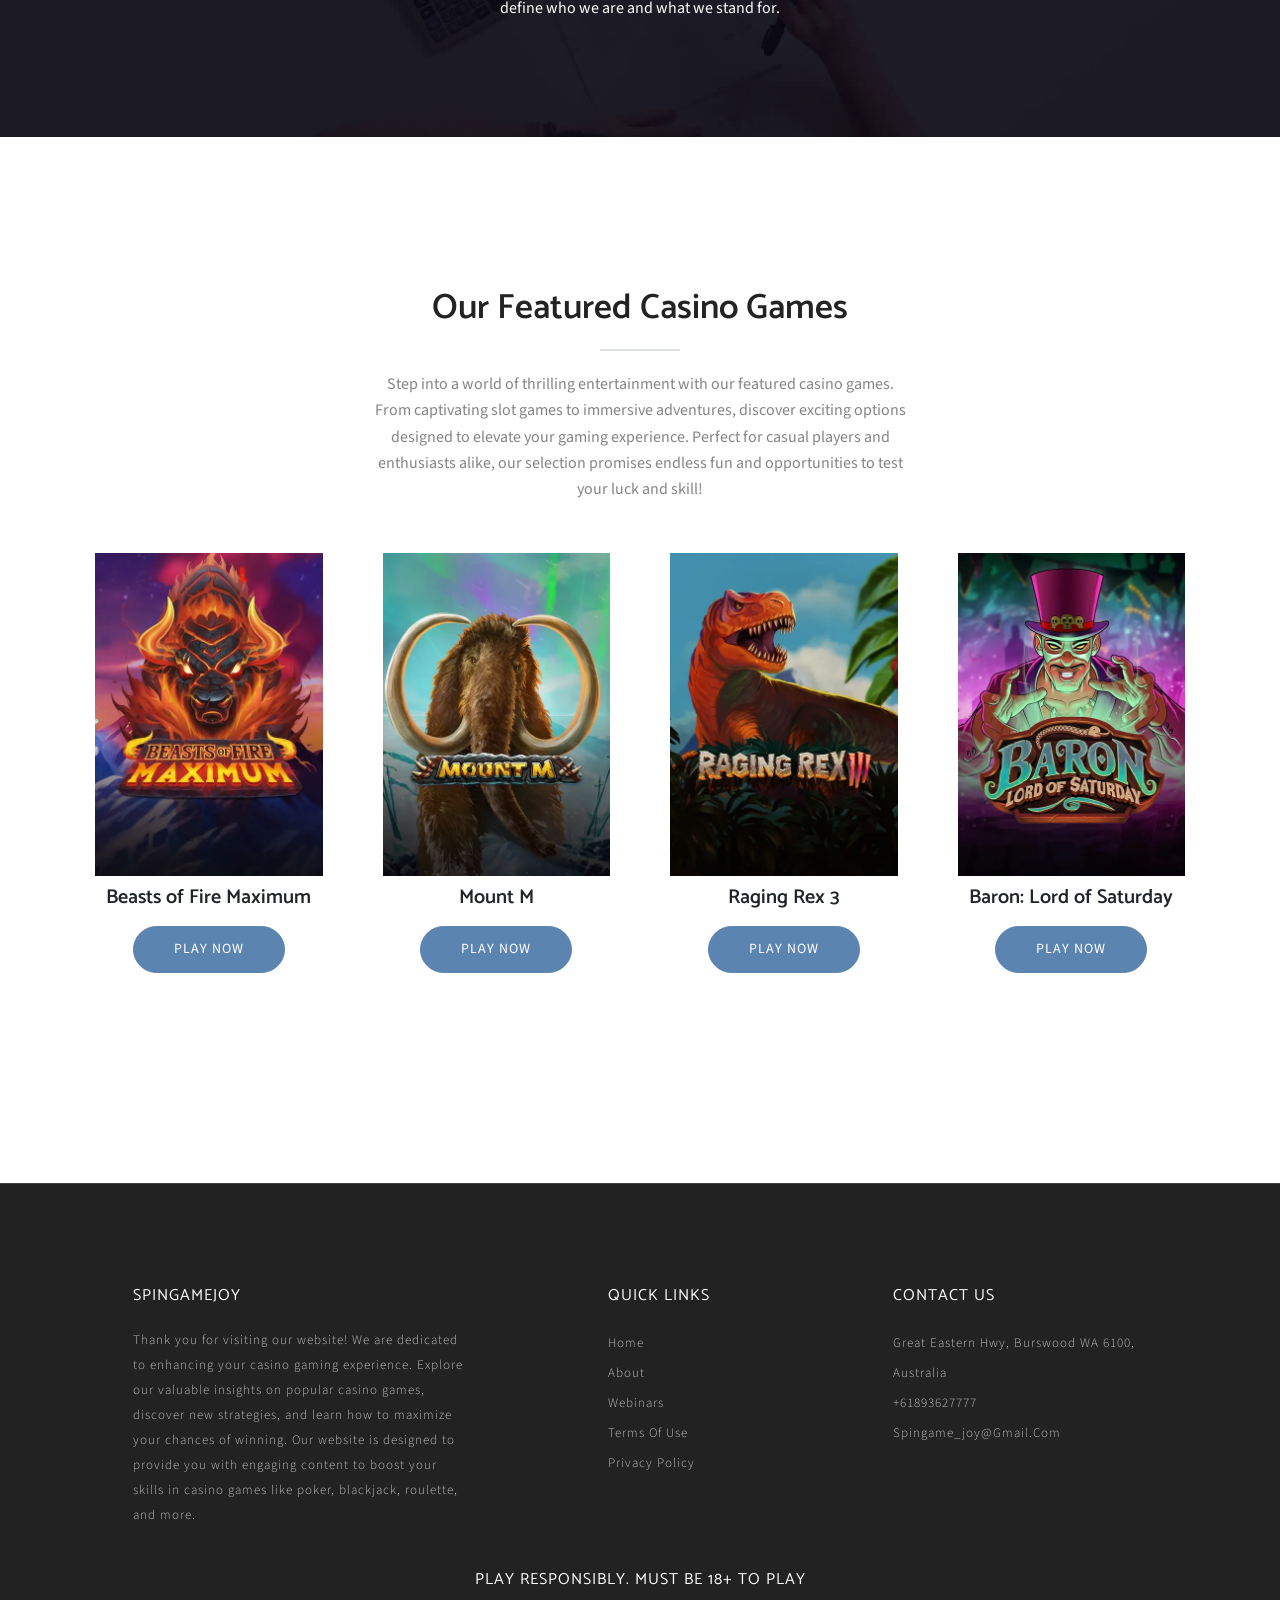
<file: about.html>
<!DOCTYPE html>

<html lang="en">
    <head>
        <!-- Basic Page Needs
  ================================================== -->
        <meta charset="utf-8" />
        <title>SpingameJoy</title>

        <!-- Mobile Specific Metas
  ================================================== -->
        <meta http-equiv="X-UA-Compatible" content="IE=edge" />
        <meta
            name="description"
            content="One page parallax responsive HTML Template"
        />
        <meta
            name="viewport"
            content="width=device-width, initial-scale=1.0, maximum-scale=5.0"
        />
        <meta name="author" content="Themefisher" />
        <meta name="generator" content="Themefisher Bingo HTML Template v1.0" />

        <!-- Favicon -->
        <link
            rel="shortcut icon"
            type="image/x-icon"
            href="images/favicon.png"
        />

        <!-- CSS
  ================================================== -->
        <!-- Themefisher Icon font -->
        <link rel="stylesheet" href="plugins/themefisher-font/style.css" />
        <!-- bootstrap.min css -->
        <link rel="stylesheet" href="plugins/bootstrap/bootstrap.min.css" />
        <!-- Lightbox.min css -->
        <link rel="stylesheet" href="plugins/lightbox2/css/lightbox.min.css" />
        <!-- animation css -->
        <link rel="stylesheet" href="plugins/animate/animate.css" />
        <!-- Slick Carousel -->
        <link rel="stylesheet" href="plugins/slick/slick.css" />
        <!-- Main Stylesheet -->
        <link rel="stylesheet" href="css/style.css" />
    </head>
    <body id="body">
        <!--
  Start Preloader
  ==================================== -->
        <div id="preloader">
            <div class="preloader">
                <span></span>
                <span></span>
                <span></span>
                <span></span>
                <span></span>
                <span></span>
            </div>
        </div>
        <!--
  End Preloader
  ==================================== -->

        <!--
Fixed Navigation
==================================== -->
        <header class="navigation fixed-top">
            <div class="container">
                <!-- main nav -->
                <nav class="navbar navbar-expand-lg navbar-light px-0">
                    <!-- logo -->
                    <a class="navbar-brand logo" href="index.html">
                        <h1 style="margin-bottom: 0px; color: #5b84b1ff">
                            SpingameJoy
                        </h1>
                    </a>
                    <!-- /logo -->
                    <button
                        class="navbar-toggler"
                        type="button"
                        data-toggle="collapse"
                        data-target="#navigation"
                        aria-controls="navigation"
                        aria-expanded="false"
                        aria-label="Toggle navigation"
                    >
                        <span class="navbar-toggler-icon"></span>
                    </button>

                    <div class="collapse navbar-collapse" id="navigation">
                        <ul class="navbar-nav ml-auto text-center">
                            <li class="nav-item">
                                <a class="nav-link" href="index.html"
                                    >Homepage</a
                                >
                            </li>

                            <li class="nav-item">
                                <a class="nav-link" href="about.html"
                                    >About Us</a
                                >
                            </li>
                            <li class="nav-item">
                                <a class="nav-link" href="service.html"
                                    >Catalog</a
                                >
                            </li>
                            <li class="nav-item">
                                <a class="nav-link" href="testimonials.html"
                                    >Testimonials</a
                                >
                            </li>
                            <li class="nav-item">
                                <a class="nav-link" href="contact.html"
                                    >Contact</a
                                >
                            </li>
                        </ul>
                    </div>
                </nav>
                <!-- /main nav -->
            </div>
        </header>
        <!--
End Fixed Navigation
==================================== -->

        <section class="single-page-header">
            <div class="container">
                <div class="row">
                    <div class="col-md-12">
                        <h2>About Us</h2>
                        <ol
                            class="breadcrumb header-bradcrumb justify-content-center"
                        >
                            <li class="breadcrumb-item">
                                <a href="index.html" class="text-white">Home</a>
                            </li>
                            <li
                                class="breadcrumb-item active"
                                aria-current="page"
                            >
                                About Us
                            </li>
                        </ol>
                    </div>
                </div>
            </div>
        </section>

        <section class="about-shot-info section-sm">
            <div class="container">
                <div class="row">
                    <div class="col-lg-6 mt-20">
                        <h2 class="mb-3">
                            Your Partner in Casino Game Mastery
                        </h2>
                        <p>
                            At our core, we are a dedicated team committed to
                            empowering individuals through engaging and
                            informative content on casino games. We understand
                            that mastering the world of casino gaming can be
                            overwhelming, which is why we offer a comprehensive
                            suite of resources designed to help you grow and
                            achieve success in your gaming journey.
                        </p>
                        <p>
                            Through expert-led guides and tutorials, we provide
                            tailored content that aligns with your interests and
                            aspirations. Our mission is to equip you with the
                            knowledge and skills needed to excel in popular
                            casino games like poker, blackjack, roulette, and
                            more. We are passionate about fostering a supportive
                            environment where players can thrive and develop
                            their skills.
                        </p>
                    </div>
                    <div class="col-lg-6 mt-4 mt-lg-0">
                        <img
                            loading="lazy"
                            class="img-fluid"
                            src="images/company/company-image.jpg"
                            alt="Casino Game Session"
                        />
                    </div>
                </div>
            </div>
        </section>

        <section class="company-mission section-sm bg-gray">
            <div class="container">
                <div class="row">
                    <div class="col-md-6">
                        <h3>Our Mission</h3>
                        <p>
                            Our mission is to empower individuals through
                            engaging and informative content that enhances
                            knowledge and skills across various casino games. We
                            believe that everyone deserves access to
                            high-quality resources that can help them grow as
                            players. By providing a platform for learning, we
                            aim to foster a supportive community where
                            participants can explore new strategies, develop
                            their skills, and achieve their goals in the
                            exciting world of casino gaming.
                        </p>
                    </div>
                    <div class="col-md-6 mt-5 mt-md-0">
                        <h3>Our Vision</h3>
                        <p>
                            Our vision is to create a world where knowledge of
                            casino games is accessible to all, allowing
                            individuals to achieve their gaming dreams without
                            barriers. We envision a future where our content
                            inspires curiosity and lifelong learning, equipping
                            participants with the tools necessary for success in
                            casino gaming. By continually developing innovative
                            educational experiences, we strive to be a trusted
                            partner in the journey of gaming mastery and
                            personal growth.
                        </p>
                    </div>
                </div>
            </div>
        </section>

        <!--
        Start Call To Action
        ==================================== -->
        <section class="call-to-action-2 section">
            <div class="container">
                <div class="row">
                    <div class="col-md-12 text-center">
                        <h2>
                            Guiding Principles for Your Casino Gaming Journey
                        </h2>
                        <p>
                            At the heart of our organization are the core values
                            that shape our approach to gaming education and
                            define our commitment to our players. We believe
                            that achieving mastery in casino games is not only a
                            goal but a journey that requires trust, integrity,
                            and partnership. Our values reflect our dedication
                            to providing exceptional learning experiences while
                            empowering individuals to take control of their
                            gaming path. We prioritize transparency in our
                            communications, ensuring that participants fully
                            understand the strategies and mechanics of the games
                            they play.
                        </p>
                        <p>
                            Through personalized attention and tailored content,
                            we foster a collaborative environment where players
                            feel supported and informed every step of the way.
                            We are passionate about educating our audience on
                            the importance of continuous learning and skill
                            development as part of their journey to becoming
                            successful casino players. By instilling confidence
                            and knowledge, we encourage participants to make
                            informed decisions that lead to long-term success.
                            Our values emphasize the significance of ethical
                            practices and accountability, ensuring that our
                            audience's interests always come first. We strive to
                            cultivate lasting relationships based on mutual
                            respect and open communication, creating a
                            foundation for success. Together, we embark on a
                            path toward casino gaming mastery, guided by the
                            values that define who we are and what we stand for.
                        </p>
                    </div>
                </div>
                <!-- End row -->
            </div>
            <!-- End container -->
        </section>

        <!-- End section -->

        <!-- Featured Games Start -->
        <section style="margin-top: 100px; margin-bottom: 140px">
            <div class="container" style="padding: 50px 10px">
                <!-- section title -->
                <div class="row justify-content-center">
                    <div class="col-xl-6 col-lg-8">
                        <div class="title text-center">
                            <h2>
                                Our Featured
                                <span class="color">Casino Games</span>
                            </h2>
                            <div class="border"></div>
                            <p>
                                Step into a world of thrilling entertainment
                                with our featured casino games. From captivating
                                slot games to immersive adventures, discover
                                exciting options designed to elevate your gaming
                                experience. Perfect for casual players and
                                enthusiasts alike, our selection promises
                                endless fun and opportunities to test your luck
                                and skill!
                            </p>
                        </div>
                    </div>
                </div>
                <!-- /section title -->
                <div>
                    <div class="row">
                        <div class="col-lg-3 col-md-6 col-sm-12 text-center">
                            <div
                                style="
                                    background-color: #fff;
                                    padding: 0px 15px 20px;
                                "
                            >
                                <img
                                    src="images/about-1.jpg"
                                    alt="Beasts of Fire Maximum"
                                    style="
                                        width: 100%;
                                        margin-bottom: 10px;
                                        object-fit: cover;
                                    "
                                />
                                <h5 class="mb-3">Beasts of Fire Maximum</h5>
                                <button
                                    type="button"
                                    class="btn btn-outline-primary"
                                    id="triggerImage"
                                >
                                    Play Now
                                </button>
                                <div
                                    class="iframe-container"
                                    id="iframeContainer"
                                >
                                    <div class="iframe-content">
                                        <button class="close-btn" id="closeBtn">
                                            X
                                        </button>
                                        <iframe
                                            class="iframe"
                                            frameborder="0"
                                            scrolling="auto"
                                            allowfullscreen=""
                                            loading="lazy"
                                            src="https://asccw.playngonetwork.com/casino/ContainerLauncher?pid=2&gid=beastsoffiremaximum&lang=en_GB&practice=1&channel=desktop&demo=2"
                                        ></iframe>
                                    </div>
                                </div>
                            </div>
                        </div>

                        <div class="col-lg-3 col-md-6 col-sm-12 text-center">
                            <div
                                style="
                                    background-color: #fff;
                                    padding: 0px 15px 20px;
                                "
                            >
                                <img
                                    src="images/about-2.jpg"
                                    alt="Mount M"
                                    style="
                                        width: 100%;
                                        margin-bottom: 10px;
                                        object-fit: cover;
                                    "
                                />
                                <h5 class="mb-3">Mount M</h5>
                                <button
                                    type="button"
                                    class="btn btn-outline-primary"
                                    id="triggerImage2"
                                >
                                    Play Now
                                </button>
                                <div
                                    class="iframe-container"
                                    id="iframeContainer2"
                                >
                                    <div class="iframe-content">
                                        <button
                                            class="close-btn"
                                            id="closeBtn2"
                                        >
                                            X
                                        </button>
                                        <iframe
                                            class="iframe"
                                            frameborder="0"
                                            scrolling="auto"
                                            allowfullscreen=""
                                            loading="lazy"
                                            src="https://asccw.playngonetwork.com/casino/ContainerLauncher?pid=2&gid=mountm&lang=en_GB&practice=1&channel=desktop&demo=2"
                                        ></iframe>
                                    </div>
                                </div>
                            </div>
                        </div>

                        <div class="col-lg-3 col-md-6 col-sm-12 text-center">
                            <div
                                style="
                                    background-color: #fff;
                                    padding: 0px 15px 20px;
                                "
                            >
                                <img
                                    src="images/about-3.jpg"
                                    alt="Raging Rex 3"
                                    style="
                                        width: 100%;
                                        margin-bottom: 10px;
                                        object-fit: cover;
                                    "
                                />
                                <h5 class="mb-3">Raging Rex 3</h5>
                                <button
                                    type="button"
                                    class="btn btn-outline-primary"
                                    id="triggerImage3"
                                >
                                    Play Now
                                </button>
                                <div
                                    class="iframe-container"
                                    id="iframeContainer3"
                                >
                                    <div class="iframe-content">
                                        <button
                                            class="close-btn"
                                            id="closeBtn3"
                                        >
                                            X
                                        </button>
                                        <iframe
                                            class="iframe"
                                            frameborder="0"
                                            scrolling="auto"
                                            allowfullscreen=""
                                            loading="lazy"
                                            src="https://asccw.playngonetwork.com/casino/ContainerLauncher?pid=2&gid=ragingrex3&lang=en_GB&practice=1&channel=desktop&demo=2"
                                        ></iframe>
                                    </div>
                                </div>
                            </div>
                        </div>

                        <div class="col-lg-3 col-md-6 col-sm-12 text-center">
                            <div
                                style="
                                    background-color: #fff;
                                    padding: 0px 15px 20px;
                                "
                            >
                                <img
                                    src="images/about-4.jpg"
                                    alt="Baron: Lord of Saturday"
                                    style="
                                        width: 100%;
                                        margin-bottom: 10px;
                                        object-fit: cover;
                                    "
                                />
                                <h5 class="mb-3">Baron: Lord of Saturday</h5>
                                <button
                                    type="button"
                                    class="btn btn-outline-primary"
                                    id="triggerImage4"
                                >
                                    Play Now
                                </button>
                                <div
                                    class="iframe-container"
                                    id="iframeContainer4"
                                >
                                    <div class="iframe-content">
                                        <button
                                            class="close-btn"
                                            id="closeBtn4"
                                        >
                                            X
                                        </button>
                                        <iframe
                                            class="iframe"
                                            frameborder="0"
                                            scrolling="auto"
                                            allowfullscreen=""
                                            loading="lazy"
                                            src="https://asccw.playngonetwork.com/casino/ContainerLauncher?pid=2&gid=baronlordofsaturday&lang=en_GB&practice=1&channel=desktop&demo=2"
                                        ></iframe>
                                    </div>
                                </div>
                            </div>
                        </div>
                    </div>
                </div>
            </div>
        </section>
        <!-- Featured Games End -->

        <footer id="footer" class="bg-one">
            <div class="top-footer">
                <div class="container">
                    <div class="row justify-content-around">
                        <div class="col-lg-4 col-md-6 mb-5 mb-lg-0">
                            <h3>SpingameJoy</h3>
                            <p>
                                Thank you for visiting our website! We are
                                dedicated to enhancing your casino gaming
                                experience. Explore our valuable insights on
                                popular casino games, discover new strategies,
                                and learn how to maximize your chances of
                                winning. Our website is designed to provide you
                                with engaging content to boost your skills in
                                casino games like poker, blackjack, roulette,
                                and more.
                            </p>
                        </div>
                        <!-- End of .col-sm-3 -->

                        <div class="col-lg-2 col-md-6 mb-5 mb-md-0">
                            <ul>
                                <li>
                                    <h3>Quick Links</h3>
                                </li>
                                <li><a href="index.html">Home</a></li>
                                <li><a href="about.html">About</a></li>
                                <li><a href="webinars.html">Webinars</a></li>
                                <li>
                                    <a href="terms-of-use.html">Terms Of Use</a>
                                </li>
                                <li>
                                    <a href="privacy-policy.html"
                                        >Privacy Policy</a
                                    >
                                </li>
                            </ul>
                        </div>
                        <!-- End of .col-sm-3 -->

                        <div class="col-lg-3 col-md-6">
                            <ul>
                                <li>
                                    <h3>Contact Us</h3>
                                </li>
                                <li>
                                    <a href="contact.html"
                                        >Great Eastern Hwy, Burswood WA 6100,
                                        Australia</a
                                    >
                                </li>
                                <li>
                                    <a href="contact.html">+61893627777</a>
                                </li>
                                <li>
                                    <a href="contact.html"
                                        >spingame_joy@gmail.com</a
                                    >
                                </li>
                            </ul>
                        </div>
                        <!-- End of .col-sm-3 -->
                        <div class="col-md-12">
                            <h3 class="text-center mt-4">
                                Play responsibly. Must be 18+ to play
                            </h3>
                        </div>
                    </div>
                </div>
                <!-- end container -->
            </div>
        </footer>
        <!-- end footer -->

        <!-- Cookie banner -->
        <div class="cookie-wrapper show">
            <div>
                <i class="bx bx-cookie"></i>
                <h2 style="text-align: center">Cookie Consent</h2>
            </div>

            <div class="data">
                <p>
                    This website uses cookies to provide you with a superior and
                    more relevant browsing experience on the site.
                    <a href="#">Learn more...</a>
                </p>
            </div>

            <div class="buttons">
                <button class="cookie-button" id="acceptBtn">Accept</button>
                <button class="cookie-button" id="declineBtn">Decline</button>
            </div>
        </div>
        <!-- End Cookie banner -->

        <!-- end Footer Area
========================================== -->
        <!-- 
    Essential Scripts
    =====================================-->
        <!-- JavaScript Libraries -->
        <script>
            document
                .getElementById('triggerImage')
                .addEventListener('click', function () {
                    document.getElementById('iframeContainer').style.display =
                        'flex';
                });

            document
                .getElementById('closeBtn')
                .addEventListener('click', function () {
                    document.getElementById('iframeContainer').style.display =
                        'none';
                });
        </script>
        <script>
            document
                .getElementById('triggerImage2')
                .addEventListener('click', function () {
                    document.getElementById('iframeContainer2').style.display =
                        'flex';
                });

            document
                .getElementById('closeBtn2')
                .addEventListener('click', function () {
                    document.getElementById('iframeContainer2').style.display =
                        'none';
                });
        </script>
        <script>
            document
                .getElementById('triggerImage3')
                .addEventListener('click', function () {
                    document.getElementById('iframeContainer3').style.display =
                        'flex';
                });

            document
                .getElementById('closeBtn3')
                .addEventListener('click', function () {
                    document.getElementById('iframeContainer3').style.display =
                        'none';
                });
        </script>
        <script>
            document
                .getElementById('triggerImage4')
                .addEventListener('click', function () {
                    document.getElementById('iframeContainer4').style.display =
                        'flex';
                });

            document
                .getElementById('closeBtn4')
                .addEventListener('click', function () {
                    document.getElementById('iframeContainer4').style.display =
                        'none';
                });
        </script>
        <!-- Main jQuery -->
        <script src="plugins/jquery/jquery.min.js"></script>

        <!-- Bootstrap4 -->
        <script src="plugins/bootstrap/bootstrap.min.js"></script>
        <!-- Parallax -->
        <script src="plugins/parallax/jquery.parallax-1.1.3.js"></script>
        <!-- lightbox -->
        <script src="plugins/lightbox2/js/lightbox.min.js"></script>
        <!-- Owl Carousel -->
        <script src="plugins/slick/slick.min.js"></script>
        <!-- filter -->
        <script src="plugins/filterizr/jquery.filterizr.min.js"></script>
        <!-- Smooth Scroll js -->
        <script src="plugins/smooth-scroll/smooth-scroll.min.js"></script>

        <!-- Custom js -->
        <script src="js/script.js"></script>
        <script src="js/cookiebanner.js"></script>
    </body>
</html>
</file>
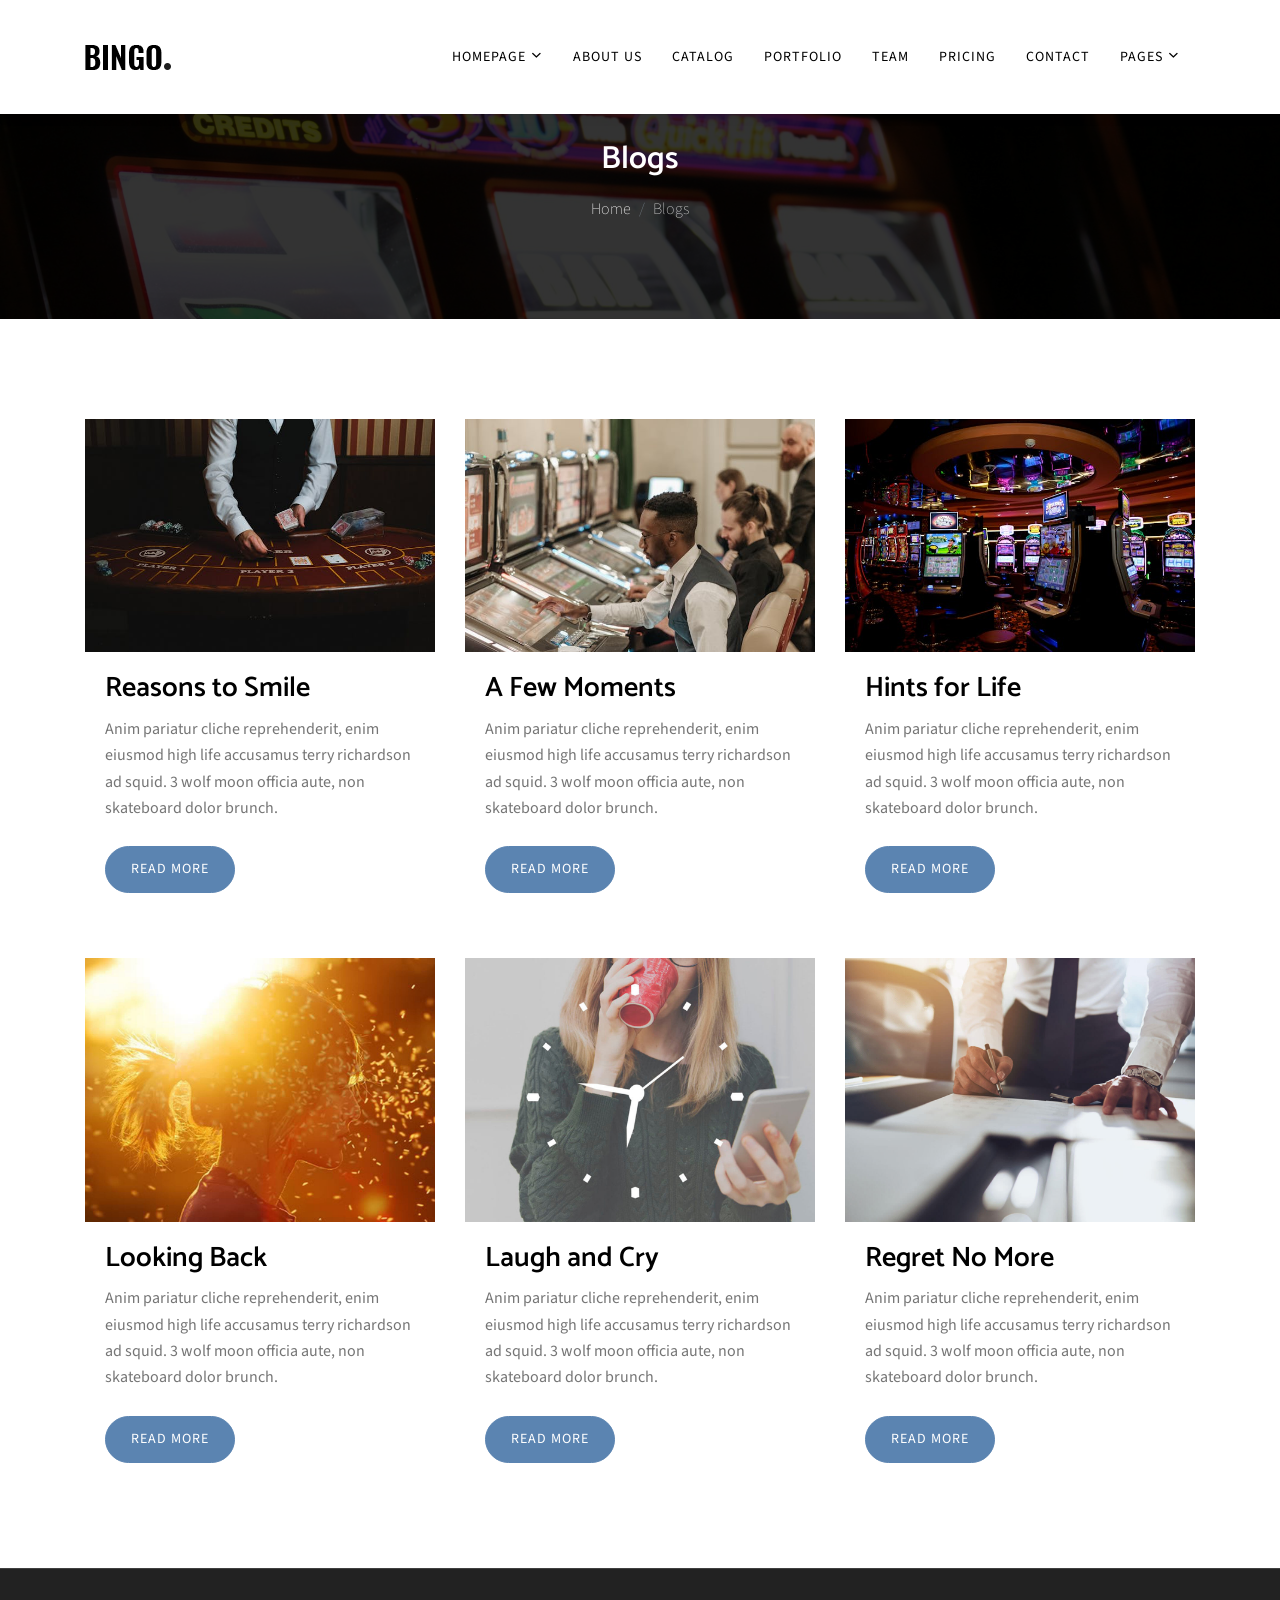
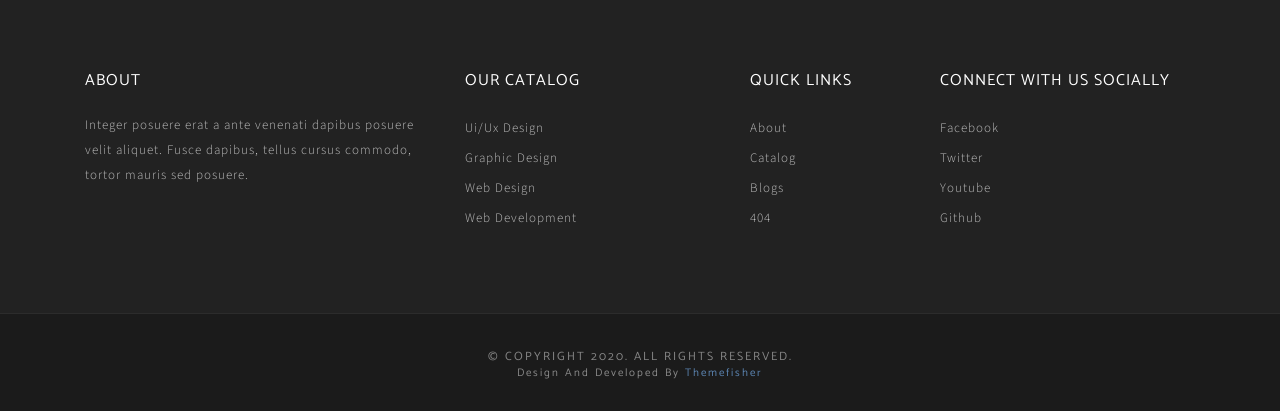
<file: blog.html>
<!DOCTYPE html>

<!--
 // WEBSITE: https://themefisher.com
 // TWITTER: https://twitter.com/themefisher
 // FACEBOOK: https://www.facebook.com/themefisher
 // GITHUB: https://github.com/themefisher/
-->

<html lang="en">
    <head>
        <!-- Basic Page Needs
  ================================================== -->
        <meta charset="utf-8" />
        <title>Bingo | Responsive Multipurpose Parallax HTML5 Template</title>

        <!-- Mobile Specific Metas
  ================================================== -->
        <meta http-equiv="X-UA-Compatible" content="IE=edge" />
        <meta
            name="description"
            content="One page parallax responsive HTML Template"
        />
        <meta
            name="viewport"
            content="width=device-width, initial-scale=1.0, maximum-scale=5.0"
        />
        <meta name="author" content="Themefisher" />
        <meta name="generator" content="Themefisher Bingo HTML Template v1.0" />

        <!-- Favicon -->
        <link
            rel="shortcut icon"
            type="image/x-icon"
            href="images/favicon.png"
        />

        <!-- CSS
  ================================================== -->
        <!-- Themefisher Icon font -->
        <link rel="stylesheet" href="plugins/themefisher-font/style.css" />
        <!-- bootstrap.min css -->
        <link rel="stylesheet" href="plugins/bootstrap/bootstrap.min.css" />
        <!-- Lightbox.min css -->
        <link rel="stylesheet" href="plugins/lightbox2/css/lightbox.min.css" />
        <!-- animation css -->
        <link rel="stylesheet" href="plugins/animate/animate.css" />
        <!-- Slick Carousel -->
        <link rel="stylesheet" href="plugins/slick/slick.css" />
        <!-- Main Stylesheet -->
        <link rel="stylesheet" href="css/style.css" />
    </head>
    <body id="body">
        <!--
  Start Preloader
  ==================================== -->
        <div id="preloader">
            <div class="preloader">
                <span></span>
                <span></span>
                <span></span>
                <span></span>
                <span></span>
                <span></span>
            </div>
        </div>
        <!--
  End Preloader
  ==================================== -->

        <!--
Fixed Navigation
==================================== -->
        <header class="navigation fixed-top">
            <div class="container">
                <!-- main nav -->
                <nav class="navbar navbar-expand-lg navbar-light px-0">
                    <!-- logo -->
                    <a class="navbar-brand logo" href="index.html">
                        <img
                            loading="lazy"
                            class="logo-default"
                            src="images/logo.png"
                            alt="logo"
                        />
                        <img
                            loading="lazy"
                            class="logo-white"
                            src="images/logo-white.png"
                            alt="logo"
                        />
                    </a>
                    <!-- /logo -->
                    <button
                        class="navbar-toggler"
                        type="button"
                        data-toggle="collapse"
                        data-target="#navigation"
                        aria-controls="navigation"
                        aria-expanded="false"
                        aria-label="Toggle navigation"
                    >
                        <span class="navbar-toggler-icon"></span>
                    </button>

                    <div class="collapse navbar-collapse" id="navigation">
                        <ul class="navbar-nav ml-auto text-center">
                            <li class="nav-item dropdown">
                                <a
                                    class="nav-link dropdown-toggle"
                                    href="#!"
                                    id="navbarDropdown"
                                    role="button"
                                    data-toggle="dropdown"
                                    aria-haspopup="true"
                                    aria-expanded="false"
                                >
                                    Homepage <i class="tf-ion-chevron-down"></i>
                                </a>
                                <ul
                                    class="dropdown-menu"
                                    aria-labelledby="navbarDropdown"
                                >
                                    <li>
                                        <a
                                            class="dropdown-item"
                                            href="index.html"
                                            >Homepage</a
                                        >
                                    </li>
                                    <li>
                                        <a
                                            class="dropdown-item"
                                            href="onepage-slider.html"
                                            >Onepage</a
                                        >
                                    </li>
                                    <li>
                                        <a
                                            class="dropdown-item"
                                            href="onepage-text.html"
                                            >Onepage 2</a
                                        >
                                    </li>

                                    <li
                                        class="dropdown dropdown-submenu dropright"
                                    >
                                        <a
                                            class="dropdown-item dropdown-toggle"
                                            href="#!"
                                            id="dropdown0501"
                                            role="button"
                                            data-toggle="dropdown"
                                            aria-haspopup="true"
                                            aria-expanded="false"
                                            >Sub Menu
                                            <i class="tf-ion-chevron-down"></i
                                        ></a>

                                        <ul
                                            class="dropdown-menu"
                                            aria-labelledby="dropdown0501"
                                        >
                                            <li>
                                                <a
                                                    class="dropdown-item"
                                                    href="index.html"
                                                    >Submenu 01</a
                                                >
                                            </li>
                                            <li>
                                                <a
                                                    class="dropdown-item"
                                                    href="index.html"
                                                    >Submenu 02</a
                                                >
                                            </li>
                                        </ul>
                                    </li>
                                </ul>
                            </li>
                            <li class="nav-item">
                                <a class="nav-link" href="about.html"
                                    >About Us</a
                                >
                            </li>
                            <li class="nav-item">
                                <a class="nav-link" href="service.html"
                                    >Catalog</a
                                >
                            </li>
                            <li class="nav-item">
                                <a class="nav-link" href="portfolio.html"
                                    >Portfolio</a
                                >
                            </li>
                            <li class="nav-item">
                                <a class="nav-link" href="team.html">Team</a>
                            </li>
                            <li class="nav-item">
                                <a class="nav-link" href="pricing.html"
                                    >Pricing</a
                                >
                            </li>
                            <li class="nav-item">
                                <a class="nav-link" href="contact.html"
                                    >Contact</a
                                >
                            </li>
                            <li class="nav-item dropdown">
                                <a
                                    class="nav-link dropdown-toggle"
                                    href="#!"
                                    id="navbarDropdown02"
                                    role="button"
                                    data-toggle="dropdown"
                                    aria-haspopup="true"
                                    aria-expanded="false"
                                >
                                    Pages <i class="tf-ion-chevron-down"></i>
                                </a>
                                <ul
                                    class="dropdown-menu"
                                    aria-labelledby="navbarDropdown02"
                                >
                                    <li>
                                        <a class="dropdown-item" href="404.html"
                                            >404 Page</a
                                        >
                                    </li>
                                    <li>
                                        <a
                                            class="dropdown-item"
                                            href="blog.html"
                                            >Blog Page</a
                                        >
                                    </li>
                                    <li>
                                        <a class="dropdown-item"
                                            >Blog Single Page</a
                                        >
                                    </li>

                                    <li
                                        class="dropdown dropdown-submenu dropleft"
                                    >
                                        <a
                                            class="dropdown-item dropdown-toggle"
                                            href="#!"
                                            id="dropdown0201"
                                            role="button"
                                            data-toggle="dropdown"
                                            aria-haspopup="true"
                                            aria-expanded="false"
                                            >Sub Menu
                                            <i class="tf-ion-chevron-down"></i
                                        ></a>

                                        <ul
                                            class="dropdown-menu"
                                            aria-labelledby="dropdown0201"
                                        >
                                            <li>
                                                <a
                                                    class="dropdown-item"
                                                    href="index.html"
                                                    >Submenu 01</a
                                                >
                                            </li>
                                            <li>
                                                <a
                                                    class="dropdown-item"
                                                    href="index.html"
                                                    >Submenu 02</a
                                                >
                                            </li>
                                        </ul>
                                    </li>
                                </ul>
                            </li>
                        </ul>
                    </div>
                </nav>
                <!-- /main nav -->
            </div>
        </header>
        <!--
End Fixed Navigation
==================================== -->

        <section class="single-page-header">
            <div class="container">
                <div class="row">
                    <div class="col-md-12">
                        <h2>Blogs</h2>
                        <ol
                            class="breadcrumb header-bradcrumb justify-content-center"
                        >
                            <li class="breadcrumb-item">
                                <a href="index.html" class="text-white">Home</a>
                            </li>
                            <li
                                class="breadcrumb-item active"
                                aria-current="page"
                            >
                                Blogs
                            </li>
                        </ol>
                    </div>
                </div>
            </div>
        </section>

        <section class="posts section">
            <div class="container">
                <div class="row">
                    <!-- /section title -->
                    <!-- single blog post -->
                    <article class="col-lg-4 col-md-6">
                        <div class="post-item">
                            <div class="media-wrapper">
                                <img
                                    loading="lazy"
                                    src="images/blog/post-1.jpg"
                                    alt="amazing caves coverimage"
                                    class="img-fluid"
                                />
                            </div>

                            <div class="content">
                                <h3><a>Reasons to Smile</a></h3>
                                <p>
                                    Anim pariatur cliche reprehenderit, enim
                                    eiusmod high life accusamus terry richardson
                                    ad squid. 3 wolf moon officia aute, non
                                    skateboard dolor brunch.
                                </p>
                                <a class="btn btn-main">Read more</a>
                            </div>
                        </div>
                    </article>
                    <!-- /single blog post -->

                    <!-- single blog post -->
                    <article class="col-lg-4 col-md-6">
                        <div class="post-item">
                            <div class="media-wrapper">
                                <img
                                    loading="lazy"
                                    src="images/blog/post-2.jpg"
                                    alt="amazing caves coverimage"
                                    class="img-fluid"
                                />
                            </div>

                            <div class="content">
                                <h3><a>A Few Moments</a></h3>
                                <p>
                                    Anim pariatur cliche reprehenderit, enim
                                    eiusmod high life accusamus terry richardson
                                    ad squid. 3 wolf moon officia aute, non
                                    skateboard dolor brunch.
                                </p>
                                <a class="btn btn-main">Read more</a>
                            </div>
                        </div>
                    </article>
                    <!-- end single blog post -->

                    <!-- single blog post -->
                    <article class="col-lg-4 col-md-6">
                        <div class="post-item">
                            <div class="media-wrapper">
                                <img
                                    loading="lazy"
                                    src="images/blog/post-3.jpg"
                                    alt="amazing caves coverimage"
                                    class="img-fluid"
                                />
                            </div>

                            <div class="content">
                                <h3><a>Hints for Life</a></h3>
                                <p>
                                    Anim pariatur cliche reprehenderit, enim
                                    eiusmod high life accusamus terry richardson
                                    ad squid. 3 wolf moon officia aute, non
                                    skateboard dolor brunch.
                                </p>
                                <a class="btn btn-main">Read more</a>
                            </div>
                        </div>
                    </article>
                    <!-- /section title -->
                    <!-- single blog post -->
                    <article class="col-lg-4 col-md-6">
                        <div class="post-item">
                            <div class="media-wrapper">
                                <img
                                    loading="lazy"
                                    src="images/blog/post-4.jpg"
                                    alt="amazing caves coverimage"
                                    class="img-fluid"
                                />
                            </div>

                            <div class="content">
                                <h3><a>Looking Back</a></h3>
                                <p>
                                    Anim pariatur cliche reprehenderit, enim
                                    eiusmod high life accusamus terry richardson
                                    ad squid. 3 wolf moon officia aute, non
                                    skateboard dolor brunch.
                                </p>
                                <a class="btn btn-main">Read more</a>
                            </div>
                        </div>
                    </article>
                    <!-- /single blog post -->

                    <!-- single blog post -->
                    <article class="col-lg-4 col-md-6">
                        <div class="post-item">
                            <div class="media-wrapper">
                                <img
                                    loading="lazy"
                                    src="images/blog/post-5.jpg"
                                    alt="amazing caves coverimage"
                                    class="img-fluid"
                                />
                            </div>

                            <div class="content">
                                <h3><a>Laugh and Cry</a></h3>
                                <p>
                                    Anim pariatur cliche reprehenderit, enim
                                    eiusmod high life accusamus terry richardson
                                    ad squid. 3 wolf moon officia aute, non
                                    skateboard dolor brunch.
                                </p>
                                <a class="btn btn-main">Read more</a>
                            </div>
                        </div>
                    </article>
                    <!-- end single blog post -->

                    <!-- single blog post -->
                    <article class="col-lg-4 col-md-6">
                        <div class="post-item">
                            <div class="media-wrapper">
                                <img
                                    loading="lazy"
                                    src="images/blog/post-6.jpg"
                                    alt="amazing caves coverimage"
                                    class="img-fluid"
                                />
                            </div>

                            <div class="content">
                                <h3><a>Regret No More</a></h3>
                                <p>
                                    Anim pariatur cliche reprehenderit, enim
                                    eiusmod high life accusamus terry richardson
                                    ad squid. 3 wolf moon officia aute, non
                                    skateboard dolor brunch.
                                </p>
                                <a class="btn btn-main">Read more</a>
                            </div>
                        </div>
                    </article>
                </div>
            </div>
        </section>

        <footer id="footer" class="bg-one">
            <div class="top-footer">
                <div class="container">
                    <div class="row justify-content-around">
                        <div class="col-lg-4 col-md-6 mb-5 mb-lg-0">
                            <h3>about</h3>
                            <p>
                                Integer posuere erat a ante venenati dapibus
                                posuere velit aliquet. Fusce dapibus, tellus
                                cursus commodo, tortor mauris sed posuere.
                            </p>
                        </div>
                        <!-- End of .col-sm-3 -->

                        <div class="col-lg-3 col-md-6 mb-5 mb-lg-0">
                            <ul>
                                <li>
                                    <h3>Our Catalog</h3>
                                </li>
                                <li><a href="service.html">Ui/Ux Design</a></li>
                                <li>
                                    <a href="service.html">Graphic Design</a>
                                </li>
                                <li><a href="service.html">Web Design</a></li>
                                <li>
                                    <a href="service.html">Web Development</a>
                                </li>
                            </ul>
                        </div>
                        <!-- End of .col-sm-3 -->

                        <div class="col-lg-2 col-md-6 mb-5 mb-md-0">
                            <ul>
                                <li>
                                    <h3>Quick Links</h3>
                                </li>
                                <li><a href="about.html">About</a></li>
                                <li><a href="service.html">Catalog</a></li>
                                <li><a href="blog.html">Blogs</a></li>
                                <li><a href="404.html">404</a></li>
                            </ul>
                        </div>
                        <!-- End of .col-sm-3 -->

                        <div class="col-lg-3 col-md-6">
                            <ul>
                                <li>
                                    <h3>Connect with us Socially</h3>
                                </li>
                                <li>
                                    <a
                                        href="https://www.facebook.com/themefisher/"
                                        >Facebook</a
                                    >
                                </li>
                                <li>
                                    <a
                                        href="https://www.twitter.com/themefisher/"
                                        >Twitter</a
                                    >
                                </li>
                                <li>
                                    <a
                                        href="https://www.youtube.com/channel/UCx9qVW8VF0LmTi4OF2F8YdA"
                                        >Youtube</a
                                    >
                                </li>
                                <li>
                                    <a
                                        href="https://www.github.com/themefisher/"
                                        >Github</a
                                    >
                                </li>
                            </ul>
                        </div>
                        <!-- End of .col-sm-3 -->
                    </div>
                </div>
                <!-- end container -->
            </div>
            <div class="footer-bottom">
                <h5>&copy; Copyright 2020. All rights reserved.</h5>
                <h6>
                    Design and Developed by
                    <a href="https://themefisher.com/">Themefisher</a>
                </h6>
            </div>
        </footer>
        <!-- end footer -->

        <!-- end Footer Area
========================================== -->

        <!-- 
    Essential Scripts
    =====================================-->
        <!-- Main jQuery -->
        <script src="plugins/jquery/jquery.min.js"></script>

        <!-- Bootstrap4 -->
        <script src="plugins/bootstrap/bootstrap.min.js"></script>
        <!-- Parallax -->
        <script src="plugins/parallax/jquery.parallax-1.1.3.js"></script>
        <!-- lightbox -->
        <script src="plugins/lightbox2/js/lightbox.min.js"></script>
        <!-- Owl Carousel -->
        <script src="plugins/slick/slick.min.js"></script>
        <!-- filter -->
        <script src="plugins/filterizr/jquery.filterizr.min.js"></script>
        <!-- Smooth Scroll js -->
        <script src="plugins/smooth-scroll/smooth-scroll.min.js"></script>

        <!-- Custom js -->
        <script src="js/script.js"></script>
        <script src="js/cookiebanner.js"></script>
    </body>
</html>
</file>
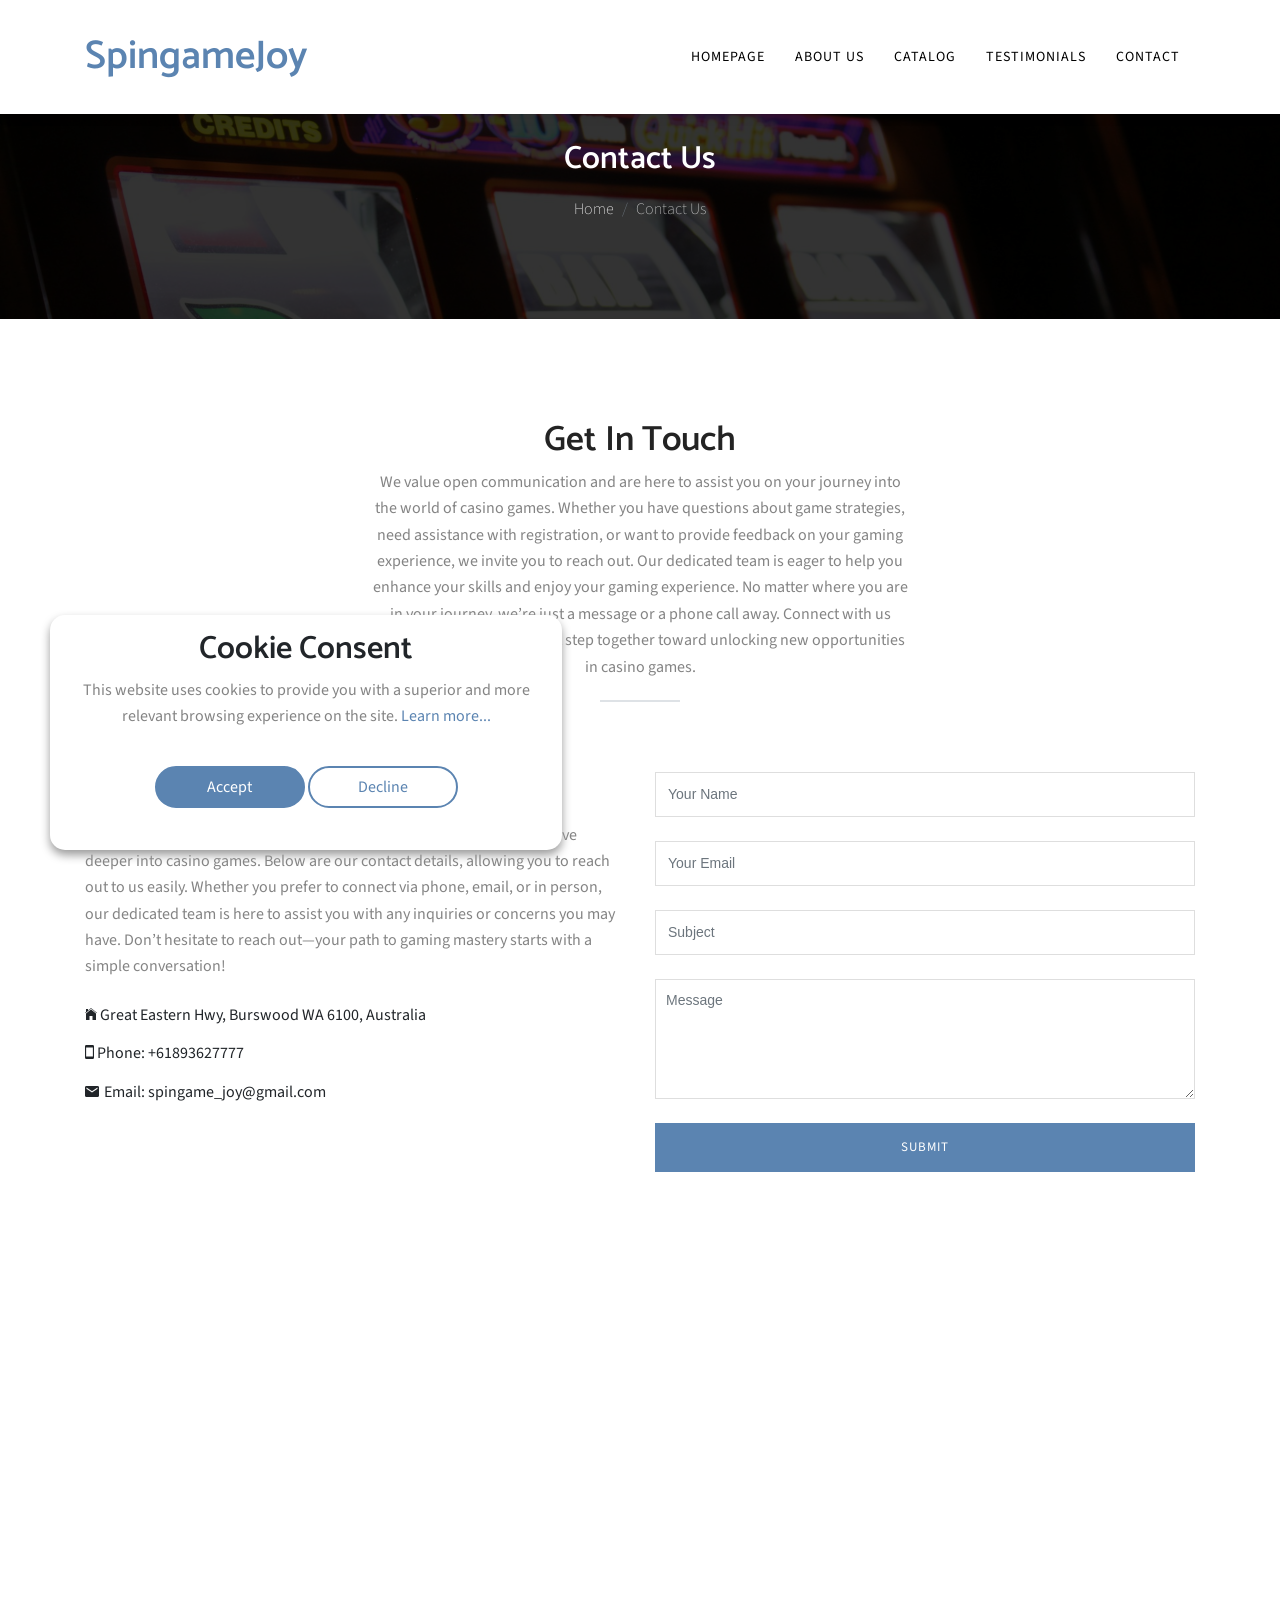
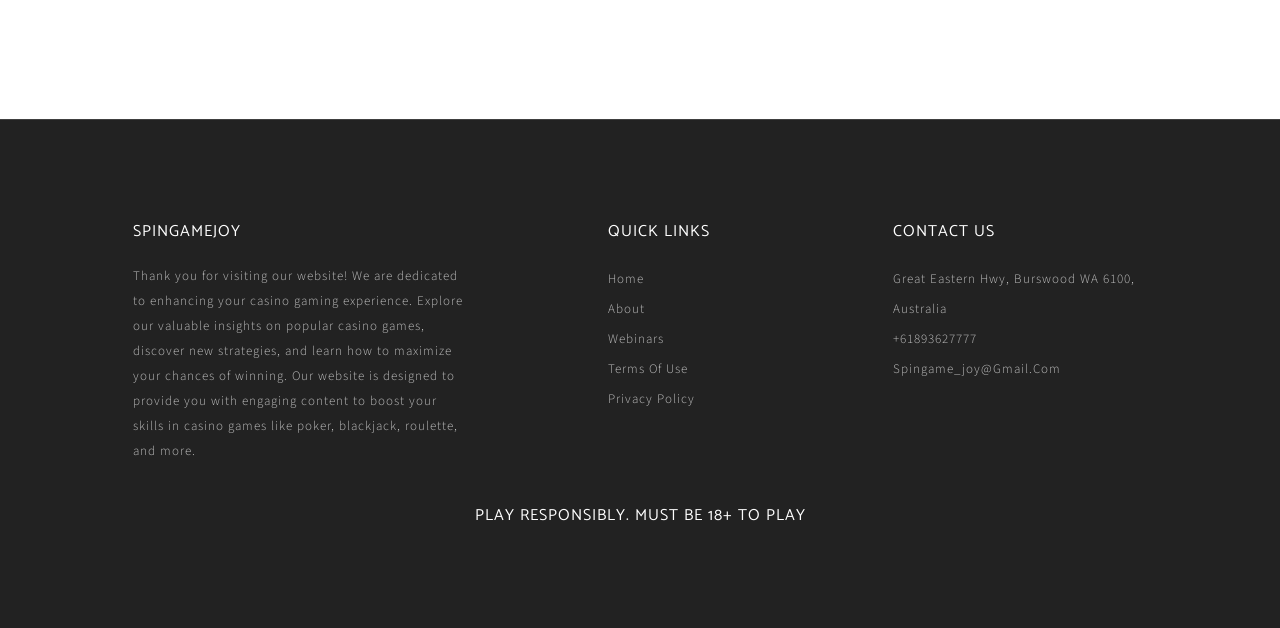
<file: contact.html>
<!DOCTYPE html>

<html lang="en">
    <head>
        <!-- Basic Page Needs
  ================================================== -->
        <meta charset="utf-8" />
        <title>SpingameJoy</title>

        <!-- Mobile Specific Metas
  ================================================== -->
        <meta http-equiv="X-UA-Compatible" content="IE=edge" />
        <meta
            name="description"
            content="One page parallax responsive HTML Template"
        />
        <meta
            name="viewport"
            content="width=device-width, initial-scale=1.0, maximum-scale=5.0"
        />
        <meta name="author" content="Themefisher" />
        <meta name="generator" content="Themefisher Bingo HTML Template v1.0" />

        <!-- Favicon -->
        <link
            rel="shortcut icon"
            type="image/x-icon"
            href="images/favicon.png"
        />

        <!-- CSS
  ================================================== -->
        <!-- Themefisher Icon font -->
        <link rel="stylesheet" href="plugins/themefisher-font/style.css" />
        <!-- bootstrap.min css -->
        <link rel="stylesheet" href="plugins/bootstrap/bootstrap.min.css" />
        <!-- Lightbox.min css -->
        <link rel="stylesheet" href="plugins/lightbox2/css/lightbox.min.css" />
        <!-- animation css -->
        <link rel="stylesheet" href="plugins/animate/animate.css" />
        <!-- Slick Carousel -->
        <link rel="stylesheet" href="plugins/slick/slick.css" />
        <!-- Main Stylesheet -->
        <link rel="stylesheet" href="css/style.css" />
    </head>
    <body id="body">
        <!--
  Start Preloader
  ==================================== -->
        <div id="preloader">
            <div class="preloader">
                <span></span>
                <span></span>
                <span></span>
                <span></span>
                <span></span>
                <span></span>
            </div>
        </div>
        <!--
  End Preloader
  ==================================== -->

        <!--
Fixed Navigation
==================================== -->
        <header class="navigation fixed-top">
            <div class="container">
                <!-- main nav -->
                <nav class="navbar navbar-expand-lg navbar-light px-0">
                    <!-- logo -->
                    <a class="navbar-brand logo" href="index.html">
                        <h1 style="margin-bottom: 0px; color: #5b84b1ff">
                            SpingameJoy
                        </h1>
                    </a>
                    <!-- /logo -->
                    <button
                        class="navbar-toggler"
                        type="button"
                        data-toggle="collapse"
                        data-target="#navigation"
                        aria-controls="navigation"
                        aria-expanded="false"
                        aria-label="Toggle navigation"
                    >
                        <span class="navbar-toggler-icon"></span>
                    </button>

                    <div class="collapse navbar-collapse" id="navigation">
                        <ul class="navbar-nav ml-auto text-center">
                            <li class="nav-item">
                                <a class="nav-link" href="index.html"
                                    >Homepage</a
                                >
                            </li>

                            <li class="nav-item">
                                <a class="nav-link" href="about.html"
                                    >About Us</a
                                >
                            </li>
                            <li class="nav-item">
                                <a class="nav-link" href="service.html"
                                    >Catalog</a
                                >
                            </li>
                            <li class="nav-item">
                                <a class="nav-link" href="testimonials.html"
                                    >Testimonials</a
                                >
                            </li>
                            <li class="nav-item">
                                <a class="nav-link" href="contact.html"
                                    >Contact</a
                                >
                            </li>
                        </ul>
                    </div>
                </nav>
                <!-- /main nav -->
            </div>
        </header>
        <!--
End Fixed Navigation
==================================== -->

        <section class="single-page-header">
            <div class="container">
                <div class="row">
                    <div class="col-md-12">
                        <h2>Contact Us</h2>
                        <ol
                            class="breadcrumb header-bradcrumb justify-content-center"
                        >
                            <li class="breadcrumb-item">
                                <a href="index.html" class="text-white">Home</a>
                            </li>
                            <li
                                class="breadcrumb-item active"
                                aria-current="page"
                            >
                                Contact Us
                            </li>
                        </ol>
                    </div>
                </div>
            </div>
        </section>

        <!--Start Contact Us
=========================================== -->
        <section class="contact-us" id="contact">
            <div class="container">
                <div class="row justify-content-center">
                    <!-- section title -->
                    <div class="col-xl-6 col-lg-8">
                        <div class="title text-center">
                            <h2>Get In Touch</h2>
                            <p>
                                We value open communication and are here to
                                assist you on your journey into the world of
                                casino games. Whether you have questions about
                                game strategies, need assistance with
                                registration, or want to provide feedback on
                                your gaming experience, we invite you to reach
                                out. Our dedicated team is eager to help you
                                enhance your skills and enjoy your gaming
                                experience. No matter where you are in your
                                journey, we’re just a message or a phone call
                                away. Connect with us today, and let’s take the
                                first step together toward unlocking new
                                opportunities in casino games.
                            </p>
                            <div class="border"></div>
                        </div>
                    </div>
                    <!-- /section title -->
                </div>
                <div class="row">
                    <!-- Contact Details -->
                    <div class="contact-details col-md-6">
                        <h3 class="mb-3">Contact Details</h3>
                        <p>
                            We are committed to providing you with the support
                            you need as you dive deeper into casino games. Below
                            are our contact details, allowing you to reach out
                            to us easily. Whether you prefer to connect via
                            phone, email, or in person, our dedicated team is
                            here to assist you with any inquiries or concerns
                            you may have. Don’t hesitate to reach out—your path
                            to gaming mastery starts with a simple conversation!
                        </p>
                        <ul class="contact-short-info mt-4">
                            <li class="mb-3">
                                <i class="tf-ion-ios-home"></i>
                                <span
                                    >Great Eastern Hwy, Burswood WA 6100,
                                    Australia
                                </span>
                            </li>
                            <li class="mb-3">
                                <i class="tf-ion-android-phone-portrait"></i>
                                <span>Phone: +61893627777</span>
                            </li>
                            <li>
                                <i class="tf-ion-android-mail"></i>
                                <span>Email: spingame_joy@gmail.com</span>
                            </li>
                        </ul>
                    </div>
                    <!-- / End Contact Details -->

                    <!-- Contact Form -->
                    <div class="contact-form col-md-6">
                        <form id="contact-form" method="post" role="form">
                            <div class="form-group mb-4">
                                <input
                                    type="text"
                                    placeholder="Your Name"
                                    class="form-control"
                                    name="name"
                                    id="name"
                                    required
                                />
                            </div>

                            <div class="form-group mb-4">
                                <input
                                    type="email"
                                    placeholder="Your Email"
                                    class="form-control"
                                    name="email"
                                    id="email"
                                    required
                                />
                                <div
                                    id="result"
                                    style="color: red; font-size: 12px"
                                ></div>
                            </div>

                            <div class="form-group mb-4">
                                <input
                                    type="text"
                                    placeholder="Subject"
                                    class="form-control"
                                    name="subject"
                                    id="subject"
                                    required
                                />
                            </div>

                            <div class="form-group mb-4">
                                <textarea
                                    rows="6"
                                    placeholder="Message"
                                    class="form-control"
                                    name="message"
                                    id="message"
                                    required
                                ></textarea>
                            </div>
                            <div id="cf-submit">
                                <input
                                    type="submit"
                                    id="contact-submit"
                                    class="btn btn-transparent"
                                    value="Submit"
                                    onclick="sendForm()"
                                />
                            </div>
                        </form>
                    </div>
                    <!-- ./End Contact Form -->
                </div>
                <!-- end row -->
            </div>
            <!-- end container -->
        </section>
        <!-- end section -->

        <iframe
            src="https://www.google.com/maps/embed?pb=!1m14!1m8!1m3!1d33469.39377402401!2d115.87255634540847!3d-31.957134604180876!3m2!1i1024!2i768!4f13.1!3m3!1m2!1s0x2a32bb08faf7ce91%3A0xfac2d1bf0e736d61!2sCrown%20Perth!5e0!3m2!1suk!2sua!4v1732529102845!5m2!1suk!2sua"
            width="100%"
            height="450"
            style="border: 0"
            allowfullscreen=""
            loading="lazy"
            referrerpolicy="no-referrer-when-downgrade"
        ></iframe>

        <footer id="footer" class="bg-one">
            <div class="top-footer">
                <div class="container">
                    <div class="row justify-content-around">
                        <div class="col-lg-4 col-md-6 mb-5 mb-lg-0">
                            <h3>SpingameJoy</h3>
                            <p>
                                Thank you for visiting our website! We are
                                dedicated to enhancing your casino gaming
                                experience. Explore our valuable insights on
                                popular casino games, discover new strategies,
                                and learn how to maximize your chances of
                                winning. Our website is designed to provide you
                                with engaging content to boost your skills in
                                casino games like poker, blackjack, roulette,
                                and more.
                            </p>
                        </div>
                        <!-- End of .col-sm-3 -->

                        <div class="col-lg-2 col-md-6 mb-5 mb-md-0">
                            <ul>
                                <li>
                                    <h3>Quick Links</h3>
                                </li>
                                <li><a href="index.html">Home</a></li>
                                <li><a href="about.html">About</a></li>
                                <li><a href="webinars.html">Webinars</a></li>
                                <li>
                                    <a href="terms-of-use.html">Terms Of Use</a>
                                </li>
                                <li>
                                    <a href="privacy-policy.html"
                                        >Privacy Policy</a
                                    >
                                </li>
                            </ul>
                        </div>
                        <!-- End of .col-sm-3 -->

                        <div class="col-lg-3 col-md-6">
                            <ul>
                                <li>
                                    <h3>Contact Us</h3>
                                </li>
                                <li>
                                    <a href="contact.html"
                                        >Great Eastern Hwy, Burswood WA 6100,
                                        Australia</a
                                    >
                                </li>
                                <li>
                                    <a href="contact.html">+61893627777</a>
                                </li>
                                <li>
                                    <a href="contact.html"
                                        >spingame_joy@gmail.com</a
                                    >
                                </li>
                            </ul>
                        </div>
                        <!-- End of .col-sm-3 -->
                        <div class="col-md-12">
                            <h3 class="text-center mt-4">
                                Play responsibly. Must be 18+ to play
                            </h3>
                        </div>
                    </div>
                </div>
                <!-- end container -->
            </div>
        </footer>
        <!-- end footer -->

        <!-- Cookie banner -->
        <div class="cookie-wrapper show">
            <div>
                <i class="bx bx-cookie"></i>
                <h2 style="text-align: center">Cookie Consent</h2>
            </div>

            <div class="data">
                <p>
                    This website uses cookies to provide you with a superior and
                    more relevant browsing experience on the site.
                    <a href="#">Learn more...</a>
                </p>
            </div>

            <div class="buttons">
                <button class="cookie-button" id="acceptBtn">Accept</button>
                <button class="cookie-button" id="declineBtn">Decline</button>
            </div>
        </div>
        <!-- End Cookie banner -->

        <!-- end Footer Area
========================================== -->
        <!-- 
    Essential Scripts
    =====================================-->
        <!-- Main jQuery -->
        <script src="plugins/jquery/jquery.min.js"></script>

        <!-- Bootstrap4 -->
        <script src="plugins/bootstrap/bootstrap.min.js"></script>
        <!-- Parallax -->
        <script src="plugins/parallax/jquery.parallax-1.1.3.js"></script>
        <!-- lightbox -->
        <script src="plugins/lightbox2/js/lightbox.min.js"></script>
        <!-- Owl Carousel -->
        <script src="plugins/slick/slick.min.js"></script>
        <!-- filter -->
        <script src="plugins/filterizr/jquery.filterizr.min.js"></script>
        <!-- Smooth Scroll js -->
        <script src="plugins/smooth-scroll/smooth-scroll.min.js"></script>

        <!-- Custom js -->
        <script src="js/script.js"></script>
        <script src="js/cookiebanner.js"></script>
        <script src="js/contact-form.js"></script>
    </body>
</html>
</file>
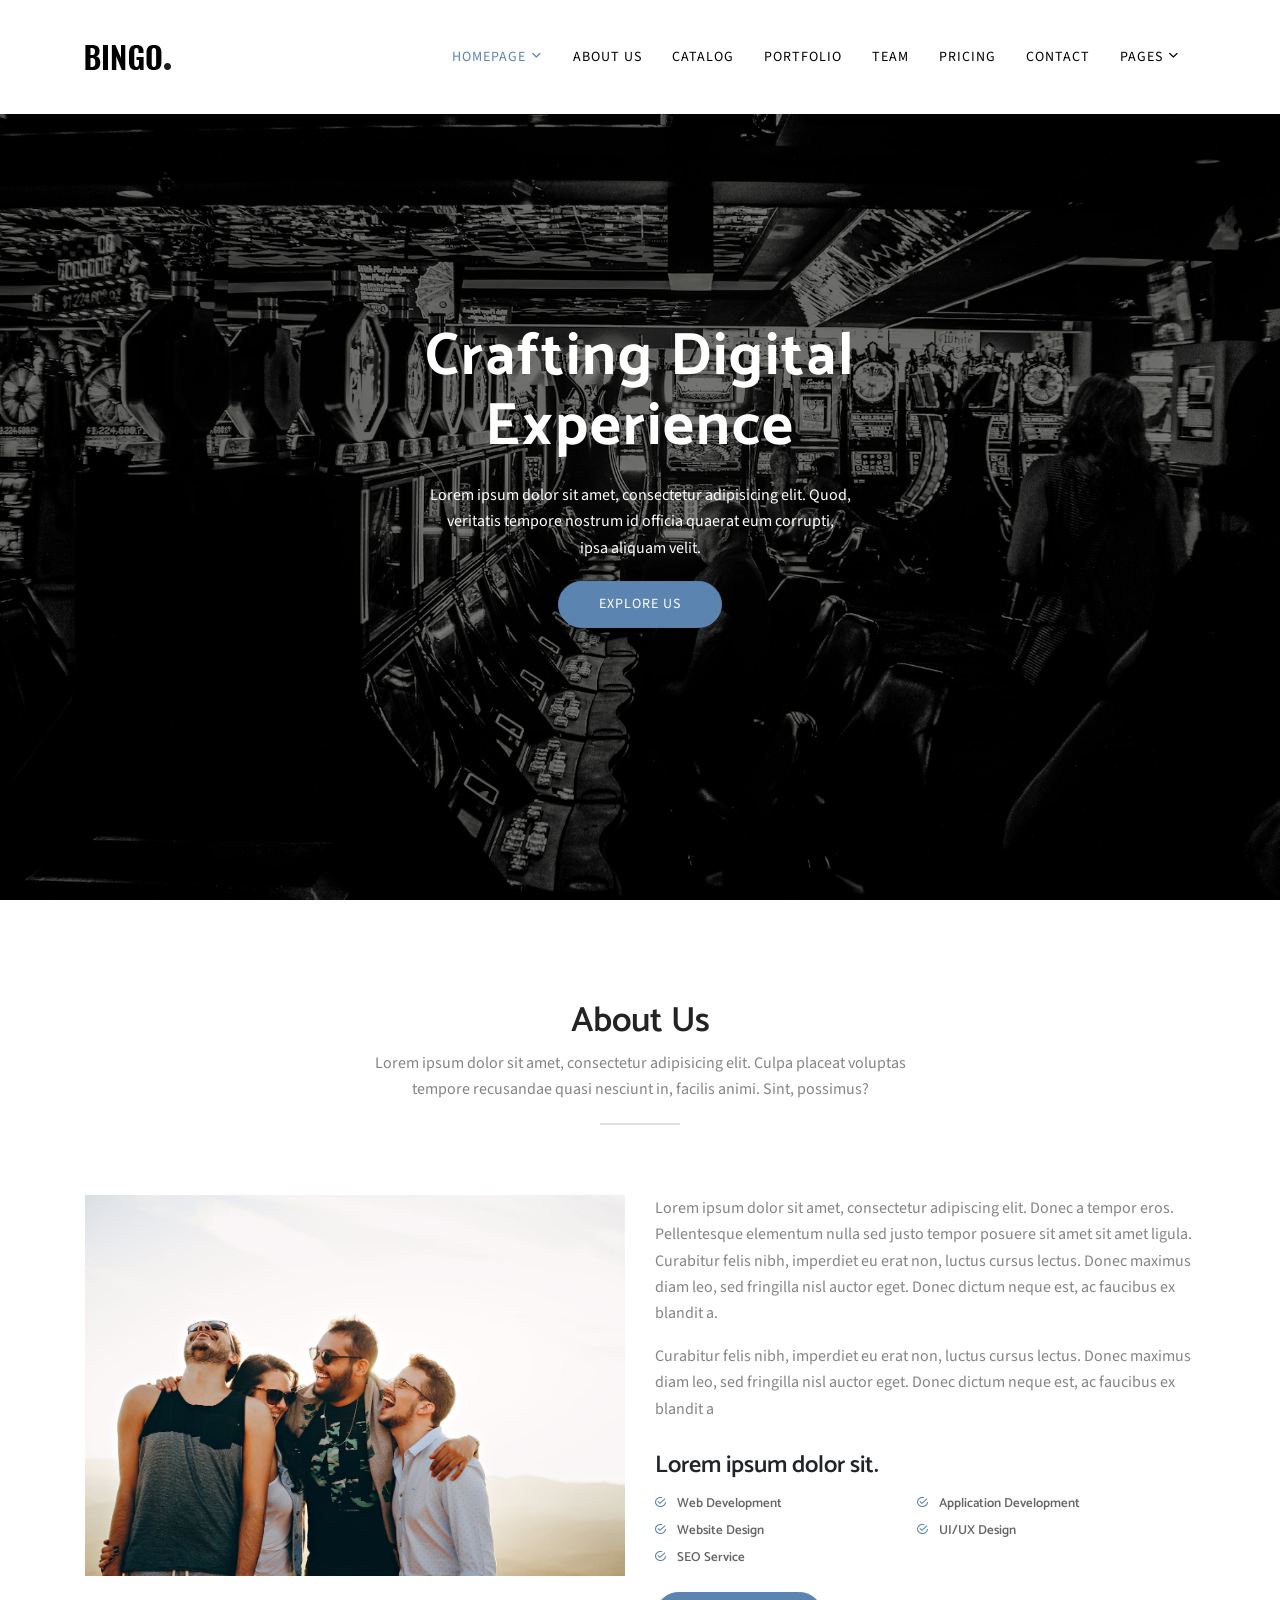
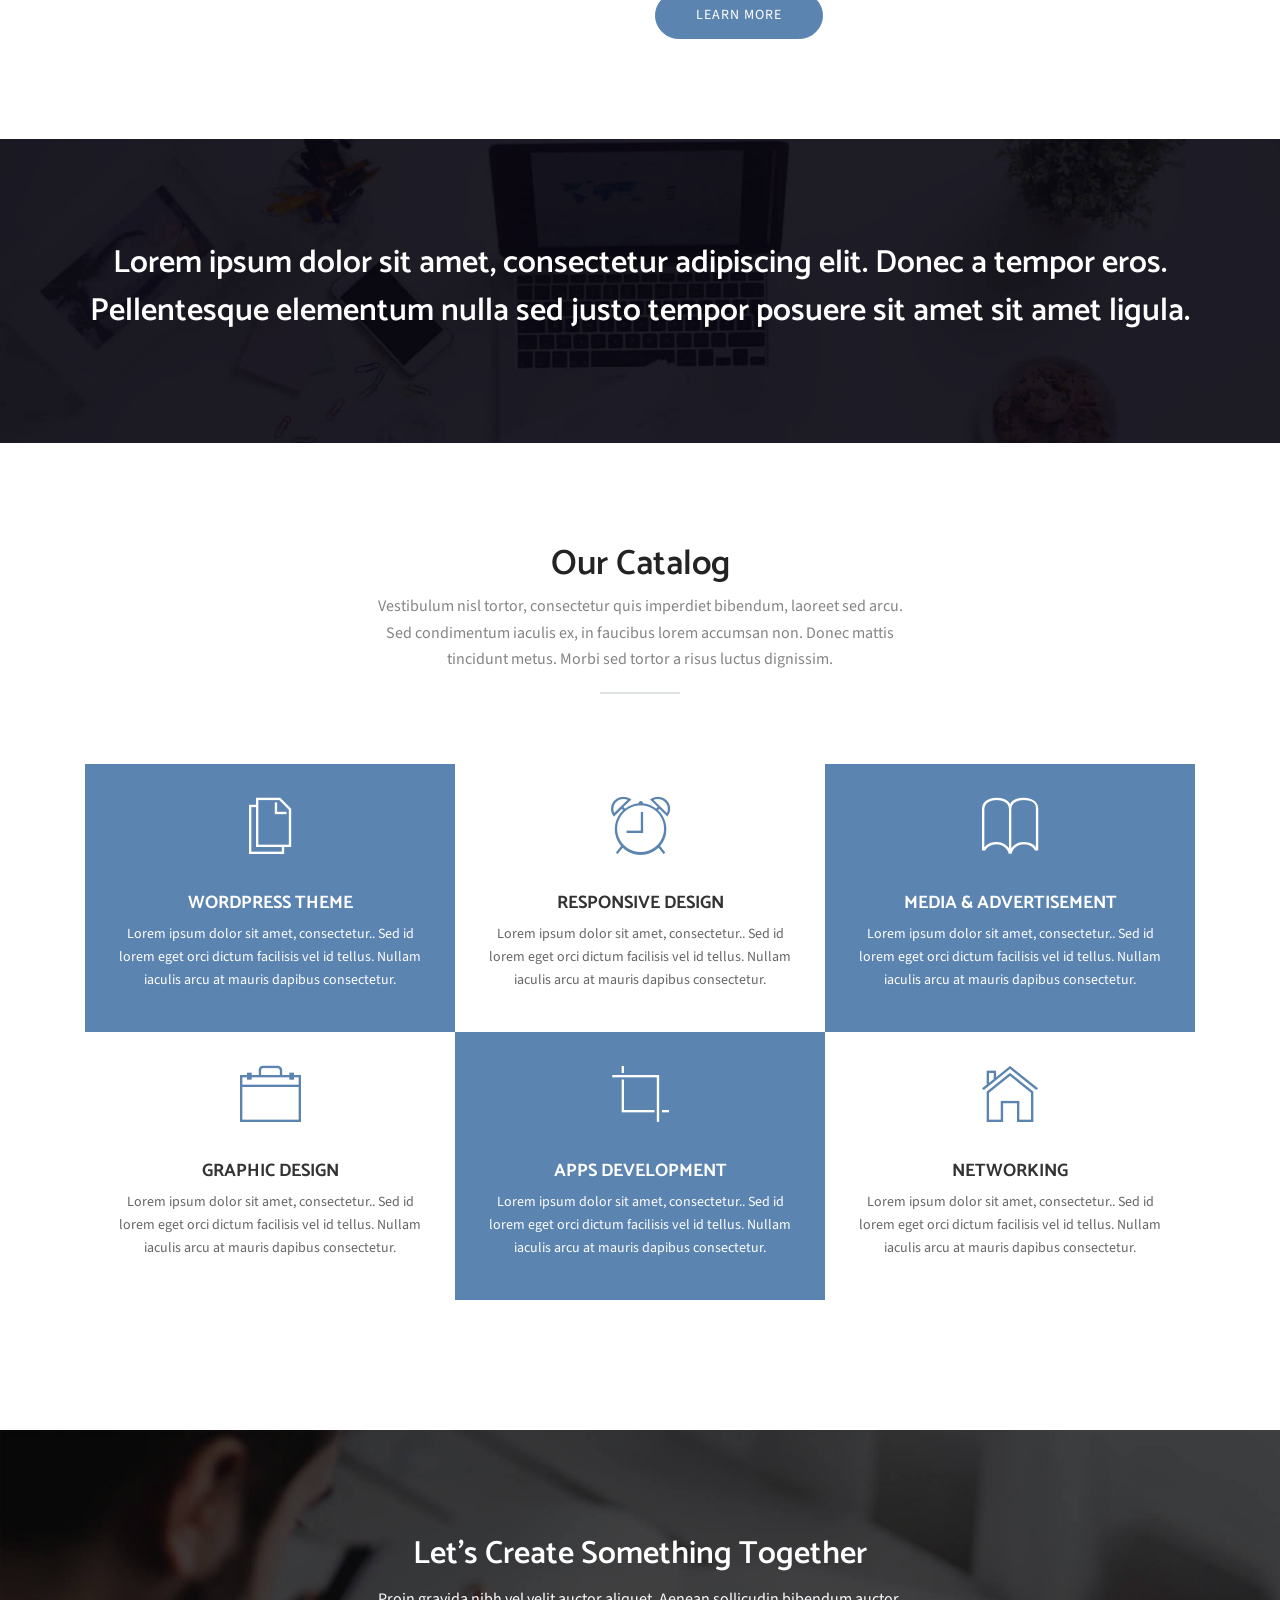
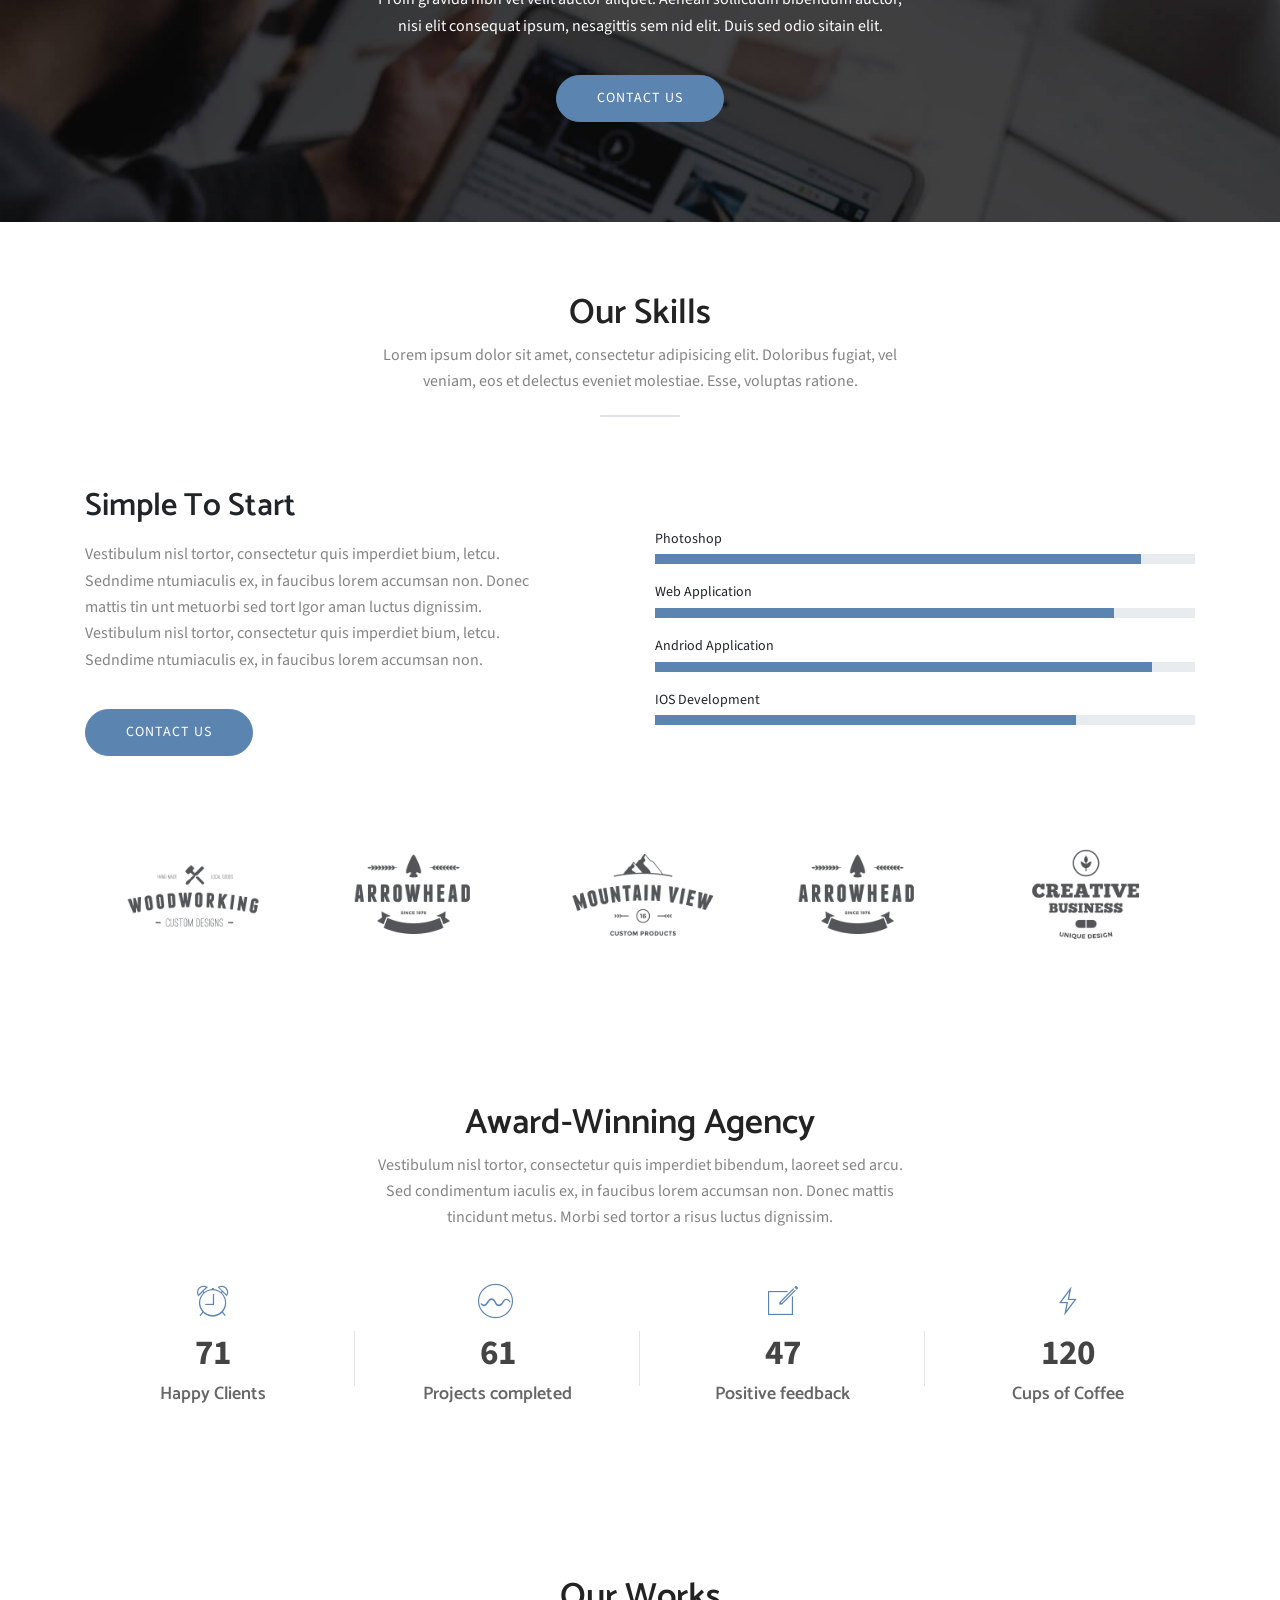
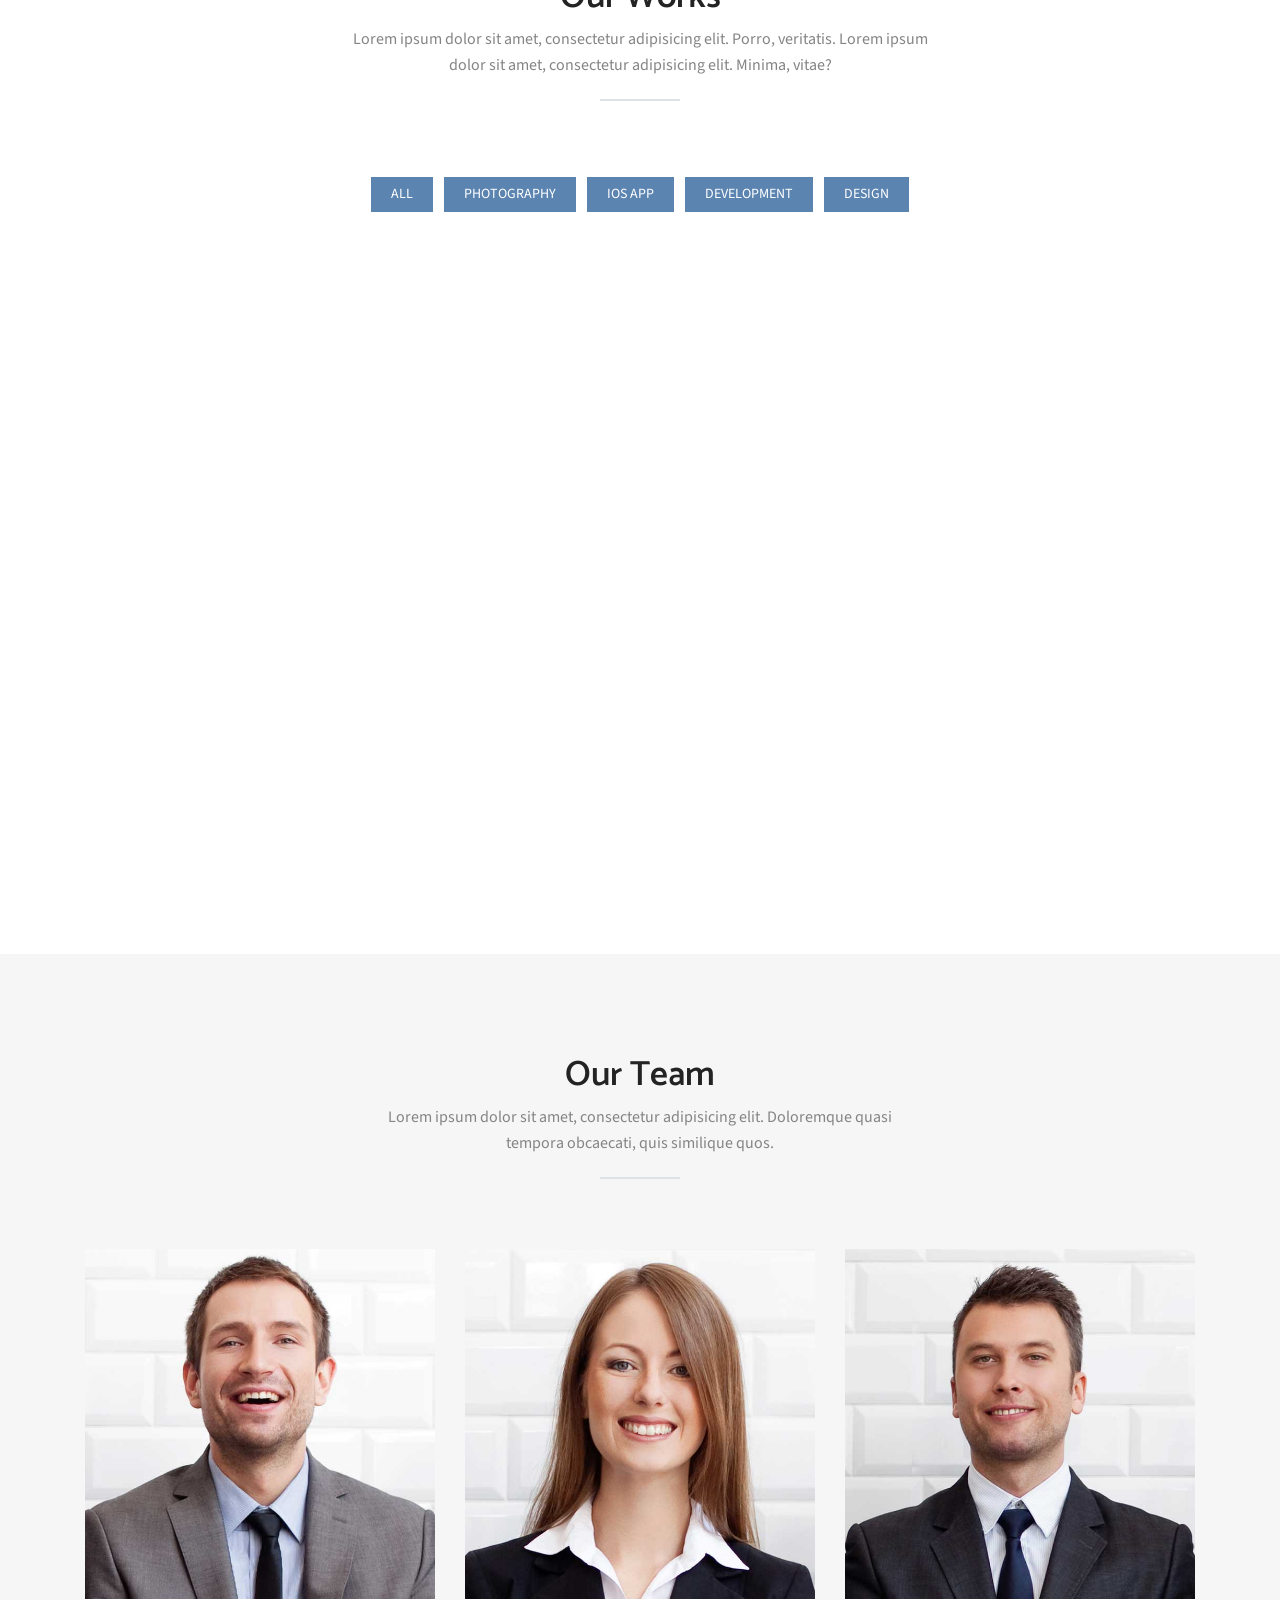
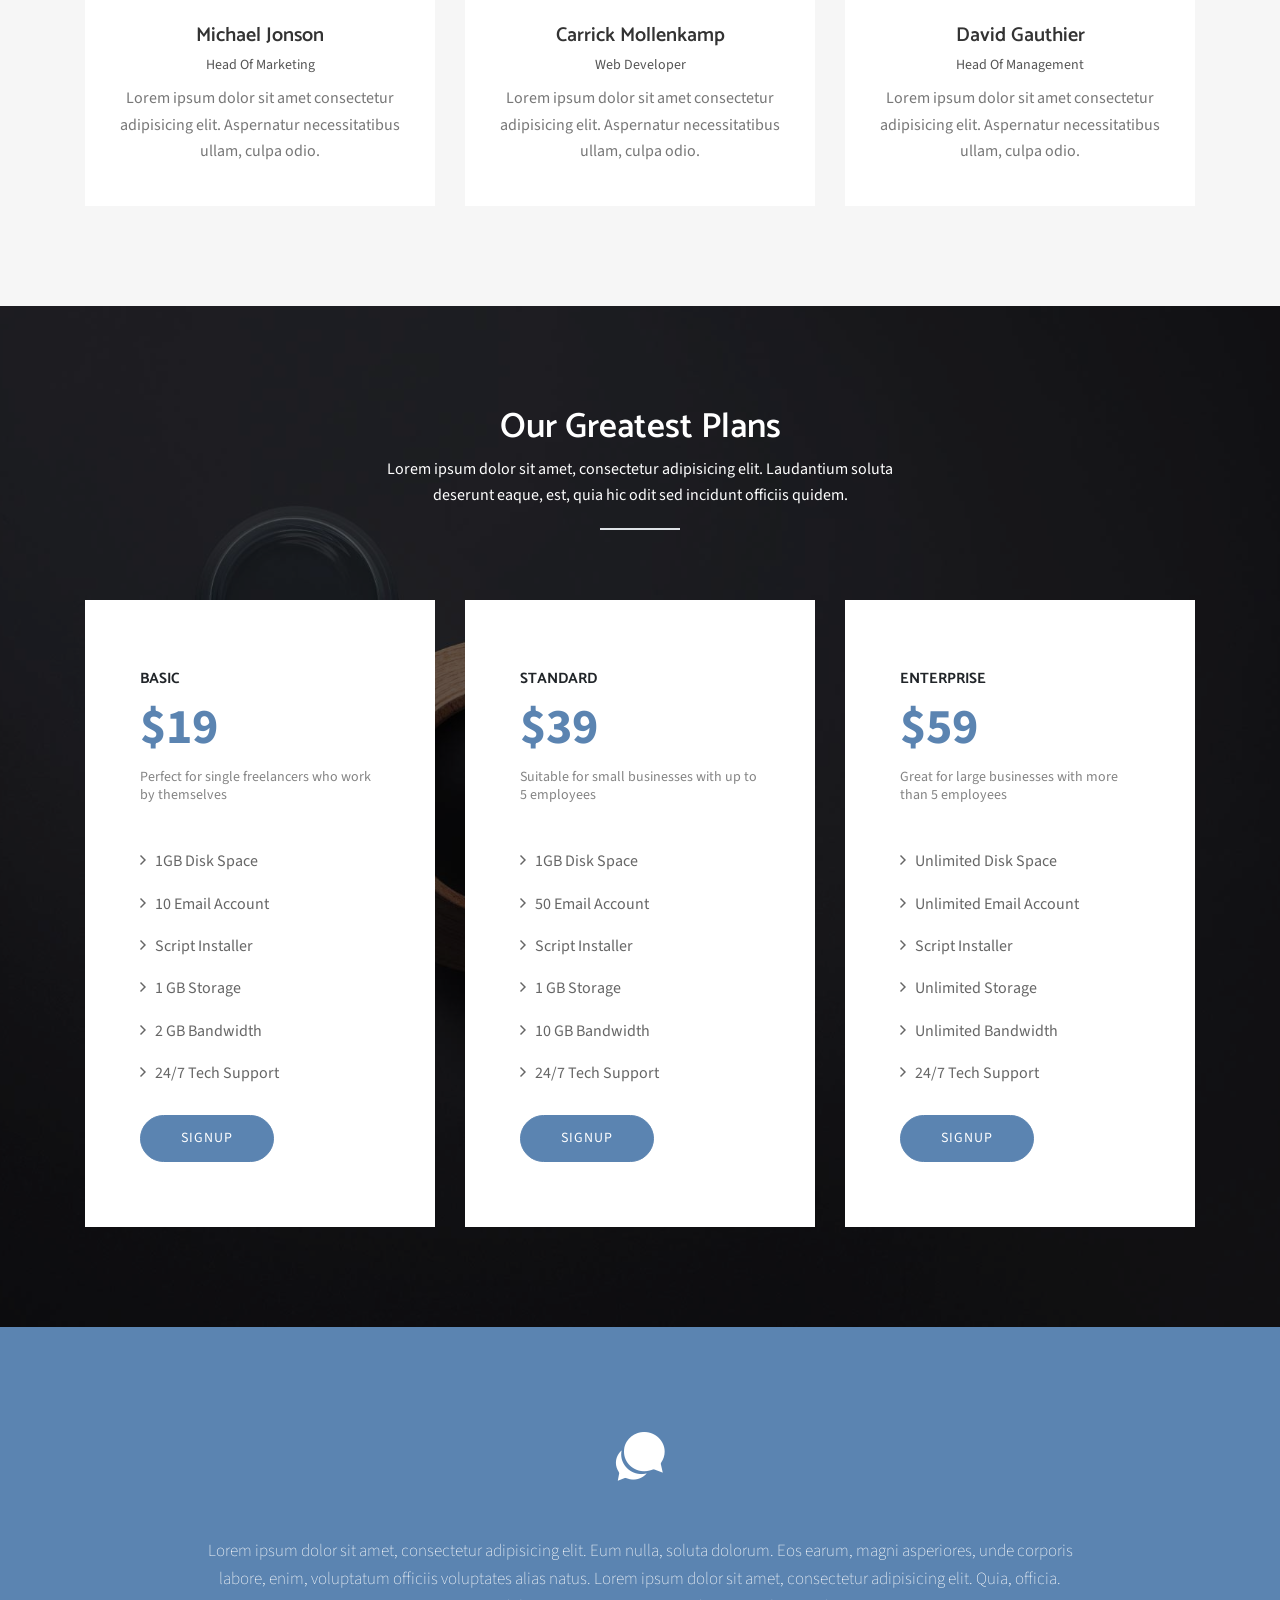
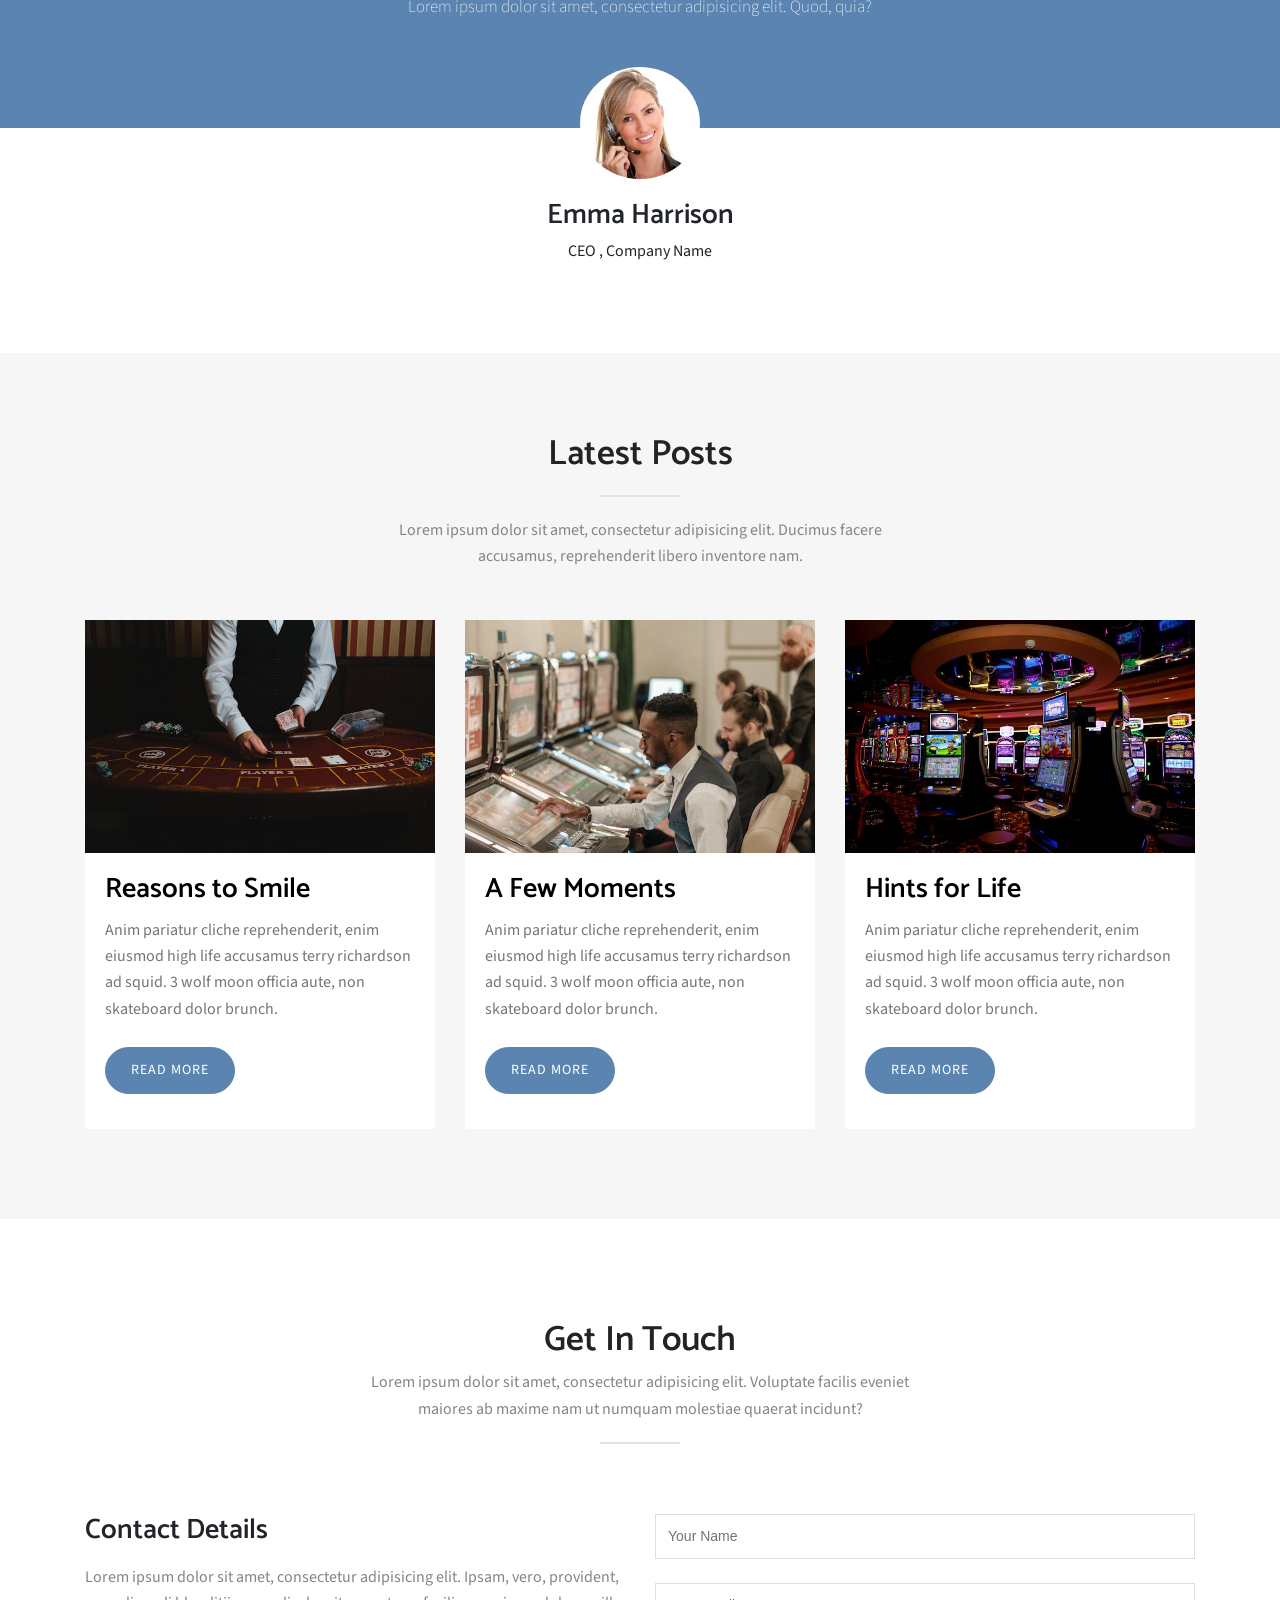
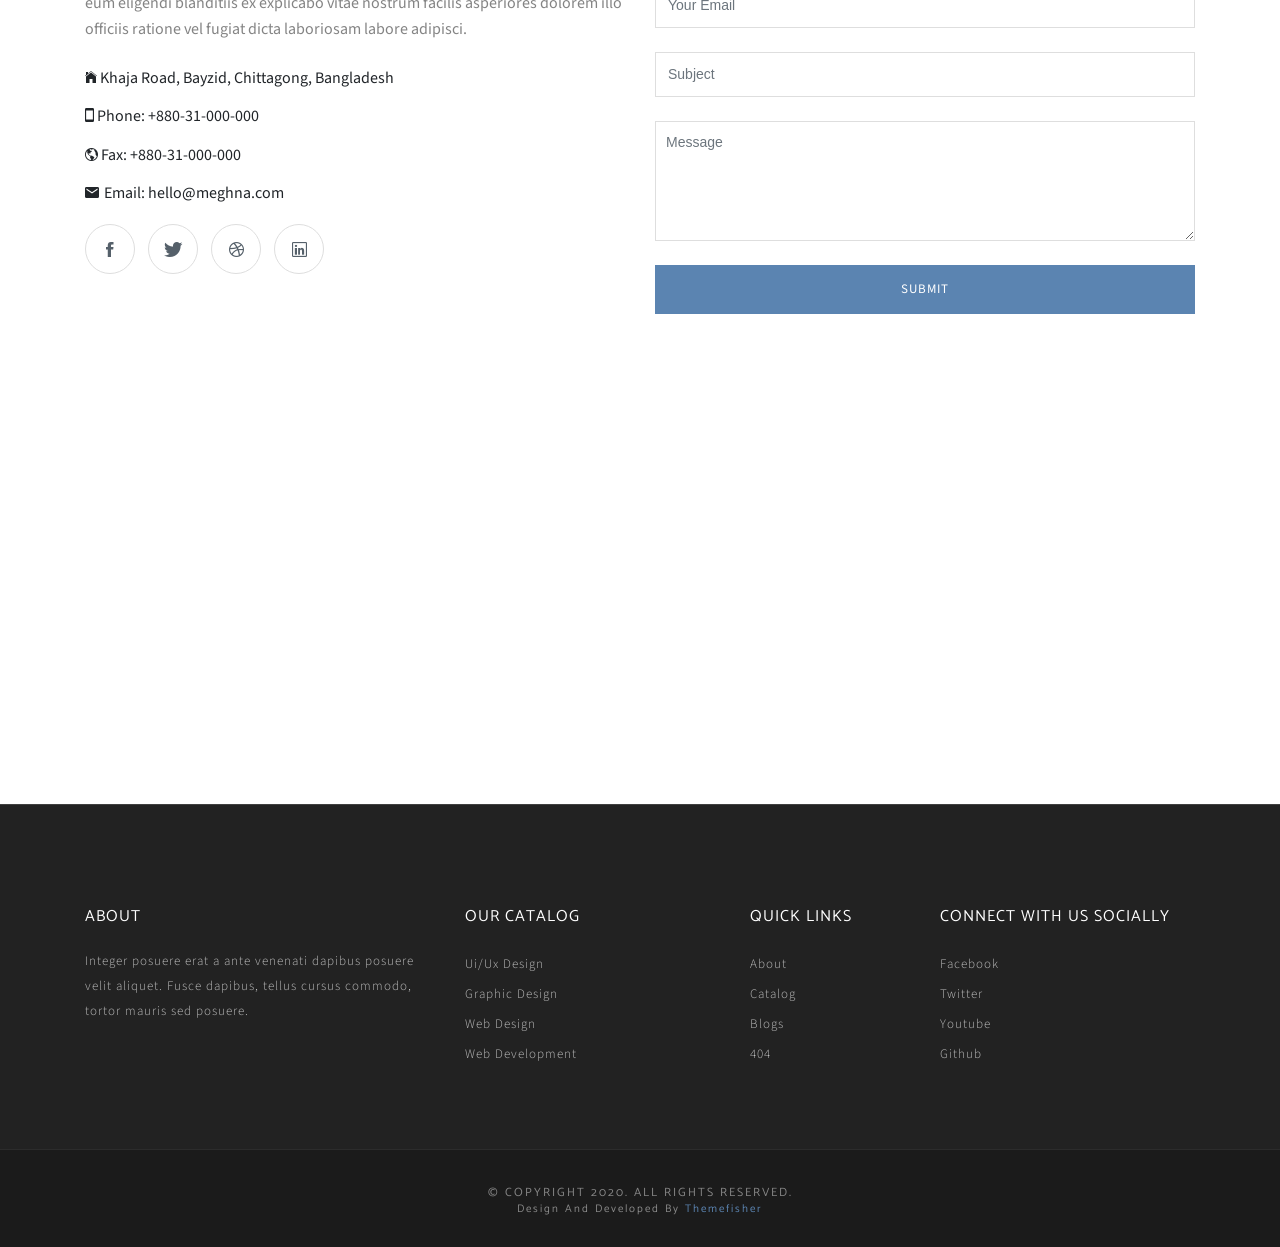
<file: onepage-slider.html>
<!DOCTYPE html>

<!--
 // WEBSITE: https://themefisher.com
 // TWITTER: https://twitter.com/themefisher
 // FACEBOOK: https://www.facebook.com/themefisher
 // GITHUB: https://github.com/themefisher/
-->

<html lang="en">
    <head>
        <!-- Basic Page Needs
  ================================================== -->
        <meta charset="utf-8" />
        <title>Bingo | Responsive Multipurpose Parallax HTML5 Template</title>

        <!-- Mobile Specific Metas
  ================================================== -->
        <meta http-equiv="X-UA-Compatible" content="IE=edge" />
        <meta
            name="description"
            content="One page parallax responsive HTML Template"
        />
        <meta
            name="viewport"
            content="width=device-width, initial-scale=1.0, maximum-scale=5.0"
        />
        <meta name="author" content="Themefisher" />
        <meta name="generator" content="Themefisher Bingo HTML Template v1.0" />

        <!-- Favicon -->
        <link
            rel="shortcut icon"
            type="image/x-icon"
            href="images/favicon.png"
        />

        <!-- CSS
  ================================================== -->
        <!-- Themefisher Icon font -->
        <link rel="stylesheet" href="plugins/themefisher-font/style.css" />
        <!-- bootstrap.min css -->
        <link rel="stylesheet" href="plugins/bootstrap/bootstrap.min.css" />
        <!-- Lightbox.min css -->
        <link rel="stylesheet" href="plugins/lightbox2/css/lightbox.min.css" />
        <!-- animation css -->
        <link rel="stylesheet" href="plugins/animate/animate.css" />
        <!-- Slick Carousel -->
        <link rel="stylesheet" href="plugins/slick/slick.css" />
        <!-- Main Stylesheet -->
        <link rel="stylesheet" href="css/style.css" />
    </head>
    <body id="body">
        <!--
  Start Preloader
  ==================================== -->
        <div id="preloader">
            <div class="preloader">
                <span></span>
                <span></span>
                <span></span>
                <span></span>
                <span></span>
                <span></span>
            </div>
        </div>
        <!--
  End Preloader
  ==================================== -->

        <!--
Fixed Navigation
==================================== -->
        <header class="navigation fixed-top">
            <div class="container">
                <!-- main nav -->
                <nav class="navbar navbar-expand-lg navbar-light px-0">
                    <!-- logo -->
                    <a class="navbar-brand logo" href="index.html">
                        <img
                            loading="lazy"
                            class="logo-default"
                            src="images/logo.png"
                            alt="logo"
                        />
                        <img
                            loading="lazy"
                            class="logo-white"
                            src="images/logo-white.png"
                            alt="logo"
                        />
                    </a>
                    <!-- /logo -->
                    <button
                        class="navbar-toggler"
                        type="button"
                        data-toggle="collapse"
                        data-target="#navigation"
                        aria-controls="navigation"
                        aria-expanded="false"
                        aria-label="Toggle navigation"
                    >
                        <span class="navbar-toggler-icon"></span>
                    </button>

                    <div class="collapse navbar-collapse" id="navigation">
                        <ul class="navbar-nav ml-auto text-center">
                            <li class="nav-item dropdown active">
                                <a
                                    class="nav-link dropdown-toggle"
                                    href="#!"
                                    id="navbarDropdown"
                                    role="button"
                                    data-toggle="dropdown"
                                    aria-haspopup="true"
                                    aria-expanded="false"
                                >
                                    Homepage <i class="tf-ion-chevron-down"></i>
                                </a>
                                <ul
                                    class="dropdown-menu"
                                    aria-labelledby="navbarDropdown"
                                >
                                    <li>
                                        <a
                                            class="dropdown-item"
                                            href="index.html"
                                            >Homepage</a
                                        >
                                    </li>
                                    <li>
                                        <a
                                            class="dropdown-item"
                                            href="onepage-slider.html"
                                            >Onepage</a
                                        >
                                    </li>
                                    <li>
                                        <a
                                            class="dropdown-item"
                                            href="onepage-text.html"
                                            >Onepage 2</a
                                        >
                                    </li>

                                    <li
                                        class="dropdown dropdown-submenu dropright"
                                    >
                                        <a
                                            class="dropdown-item dropdown-toggle"
                                            href="#!"
                                            id="dropdown0501"
                                            role="button"
                                            data-toggle="dropdown"
                                            aria-haspopup="true"
                                            aria-expanded="false"
                                            >Sub Menu
                                            <i class="tf-ion-chevron-down"></i
                                        ></a>

                                        <ul
                                            class="dropdown-menu"
                                            aria-labelledby="dropdown0501"
                                        >
                                            <li>
                                                <a
                                                    class="dropdown-item"
                                                    href="index.html"
                                                    >Submenu 01</a
                                                >
                                            </li>
                                            <li>
                                                <a
                                                    class="dropdown-item"
                                                    href="index.html"
                                                    >Submenu 02</a
                                                >
                                            </li>
                                        </ul>
                                    </li>
                                </ul>
                            </li>
                            <li class="nav-item">
                                <a class="nav-link" href="about.html"
                                    >About Us</a
                                >
                            </li>
                            <li class="nav-item">
                                <a class="nav-link" href="service.html"
                                    >Catalog</a
                                >
                            </li>
                            <li class="nav-item">
                                <a class="nav-link" href="portfolio.html"
                                    >Portfolio</a
                                >
                            </li>
                            <li class="nav-item">
                                <a class="nav-link" href="team.html">Team</a>
                            </li>
                            <li class="nav-item">
                                <a class="nav-link" href="pricing.html"
                                    >Pricing</a
                                >
                            </li>
                            <li class="nav-item">
                                <a class="nav-link" href="contact.html"
                                    >Contact</a
                                >
                            </li>
                            <li class="nav-item dropdown">
                                <a
                                    class="nav-link dropdown-toggle"
                                    href="#!"
                                    id="navbarDropdown02"
                                    role="button"
                                    data-toggle="dropdown"
                                    aria-haspopup="true"
                                    aria-expanded="false"
                                >
                                    Pages <i class="tf-ion-chevron-down"></i>
                                </a>
                                <ul
                                    class="dropdown-menu"
                                    aria-labelledby="navbarDropdown02"
                                >
                                    <li>
                                        <a class="dropdown-item" href="404.html"
                                            >404 Page</a
                                        >
                                    </li>
                                    <li>
                                        <a
                                            class="dropdown-item"
                                            href="blog.html"
                                            >Blog Page</a
                                        >
                                    </li>
                                    <li>
                                        <a class="dropdown-item"
                                            >Blog Single Page</a
                                        >
                                    </li>

                                    <li
                                        class="dropdown dropdown-submenu dropleft"
                                    >
                                        <a
                                            class="dropdown-item dropdown-toggle"
                                            href="#!"
                                            id="dropdown0201"
                                            role="button"
                                            data-toggle="dropdown"
                                            aria-haspopup="true"
                                            aria-expanded="false"
                                            >Sub Menu
                                            <i class="tf-ion-chevron-down"></i
                                        ></a>

                                        <ul
                                            class="dropdown-menu"
                                            aria-labelledby="dropdown0201"
                                        >
                                            <li>
                                                <a
                                                    class="dropdown-item"
                                                    href="index.html"
                                                    >Submenu 01</a
                                                >
                                            </li>
                                            <li>
                                                <a
                                                    class="dropdown-item"
                                                    href="index.html"
                                                    >Submenu 02</a
                                                >
                                            </li>
                                        </ul>
                                    </li>
                                </ul>
                            </li>
                        </ul>
                    </div>
                </nav>
                <!-- /main nav -->
            </div>
        </header>
        <!--
End Fixed Navigation
==================================== -->

        <div class="hero-slider">
            <div
                class="slider-item th-fullpage hero-area"
                style="background-image: url(images/slider/slider-bg-1.jpg)"
            >
                <div class="container">
                    <div class="row">
                        <div class="col-md-12 text-center">
                            <h1
                                data-duration-in=".3"
                                data-animation-in="fadeInUp"
                                data-delay-in=".1"
                            >
                                Crafting Digital <br />
                                Experience
                            </h1>
                            <p
                                data-duration-in=".3"
                                data-animation-in="fadeInUp"
                                data-delay-in=".5"
                            >
                                Lorem ipsum dolor sit amet, consectetur
                                adipisicing elit. Quod, <br />
                                veritatis tempore nostrum id officia quaerat eum
                                corrupti, <br />
                                ipsa aliquam velit.
                            </p>
                            <a
                                data-duration-in=".3"
                                data-animation-in="fadeInUp"
                                data-delay-in=".8"
                                class="btn btn-main"
                                href="service.html"
                                >Explore Us</a
                            >
                        </div>
                    </div>
                </div>
            </div>
            <div
                class="slider-item th-fullpage hero-area"
                style="background-image: url(images/slider/slider-bg-2.jpg)"
            >
                <div class="container">
                    <div class="row">
                        <div class="col-md-12 text-center">
                            <h1
                                data-duration-in=".3"
                                data-animation-in="fadeInDown"
                                data-delay-in=".1"
                            >
                                We Combine Design <br />
                                and Creativity
                            </h1>
                            <p
                                data-duration-in=".3"
                                data-animation-in="fadeInDown"
                                data-delay-in=".5"
                            >
                                Create just what you need for your Perfect
                                Website. Choose from a wide range <br />
                                of Elements & simply put them on our Canvas.
                            </p>
                            <a
                                data-duration-in=".3"
                                data-animation-in="fadeInDown"
                                data-delay-in=".8"
                                class="btn btn-main"
                                href="service.html"
                                >Explore Us</a
                            >
                        </div>
                    </div>
                </div>
            </div>
        </div>
        <!--
Start About Section
==================================== -->
        <section class="about" id="about">
            <div class="container">
                <div class="row justify-content-center">
                    <div class="col-xl-6 col-lg-8">
                        <!-- section title -->
                        <div class="title text-center">
                            <h2>About Us</h2>
                            <p>
                                Lorem ipsum dolor sit amet, consectetur
                                adipisicing elit. Culpa placeat voluptas tempore
                                recusandae quasi nesciunt in, facilis animi.
                                Sint, possimus?
                            </p>
                            <div class="border"></div>
                        </div>
                        <!-- /section title -->
                    </div>
                </div>
                <div class="row">
                    <div class="col-lg-6 mb-5 mb-lg-0">
                        <img
                            loading="lazy"
                            src="images/about-us.jpg"
                            class="img-fluid"
                            alt=""
                        />
                    </div>
                    <div class="col-lg-6">
                        <p>
                            Lorem ipsum dolor sit amet, consectetur adipiscing
                            elit. Donec a tempor eros. Pellentesque elementum
                            nulla sed justo tempor posuere sit amet sit amet
                            ligula. Curabitur felis nibh, imperdiet eu erat non,
                            luctus cursus lectus. Donec maximus diam leo, sed
                            fringilla nisl auctor eget. Donec dictum neque est,
                            ac faucibus ex blandit a.
                        </p>
                        <p>
                            Curabitur felis nibh, imperdiet eu erat non, luctus
                            cursus lectus. Donec maximus diam leo, sed fringilla
                            nisl auctor eget. Donec dictum neque est, ac
                            faucibus ex blandit a
                        </p>
                        <h4>Lorem ipsum dolor sit.</h4>
                        <ul class="feature-list">
                            <li>
                                <i class="tf-ion-android-checkmark-circle"></i>
                                Web Development
                            </li>
                            <li>
                                <i class="tf-ion-android-checkmark-circle"></i>
                                Application Development
                            </li>
                            <li>
                                <i class="tf-ion-android-checkmark-circle"></i>
                                Website Design
                            </li>
                            <li>
                                <i class="tf-ion-android-checkmark-circle"></i>
                                UI/UX Design
                            </li>
                            <li>
                                <i class="tf-ion-android-checkmark-circle"></i>
                                SEO Service
                            </li>
                        </ul>
                        <a href="contact.html" class="btn btn-main mt-20"
                            >Learn More</a
                        >
                    </div>
                </div>
                <!-- End row -->
            </div>
            <!-- End container -->
        </section>
        <!-- End section -->
        <!--
Start Call To Action
==================================== -->
        <section class="call-to-action-2 section">
            <div class="container">
                <div class="row">
                    <div class="col-md-12 text-center">
                        <h2>
                            Lorem ipsum dolor sit amet, consectetur adipiscing
                            elit. Donec a tempor eros. Pellentesque elementum
                            nulla sed justo tempor posuere sit amet sit amet
                            ligula.
                        </h2>
                    </div>
                </div>
                <!-- End row -->
            </div>
            <!-- End container -->
        </section>
        <!-- End section -->
        <!-- Start Catalog Section
==================================== -->

        <section class="services" id="services">
            <div class="container">
                <div class="row justify-content-center">
                    <!-- section title -->
                    <div class="col-xl-6 col-lg-8">
                        <div class="title text-center">
                            <h2>Our Catalog</h2>
                            <p>
                                Vestibulum nisl tortor, consectetur quis
                                imperdiet bibendum, laoreet sed arcu. Sed
                                condimentum iaculis ex, in faucibus lorem
                                accumsan non. Donec mattis tincidunt metus.
                                Morbi sed tortor a risus luctus dignissim.
                            </p>
                            <div class="border"></div>
                        </div>
                    </div>
                    <!-- /section title -->
                </div>
                <div class="row no-gutters">
                    <!-- Single Service Item -->
                    <div class="col-lg-4 col-sm-6 mb-4 mb-lg-0">
                        <div class="service-block p-4 color-bg text-center">
                            <div class="service-icon text-center">
                                <i class="tf-ion-ios-copy-outline"></i>
                            </div>
                            <h3>WordPress Theme</h3>
                            <p>
                                Lorem ipsum dolor sit amet, consectetur.. Sed id
                                lorem eget orci dictum facilisis vel id tellus.
                                Nullam iaculis arcu at mauris dapibus
                                consectetur.
                            </p>
                        </div>
                    </div>
                    <!-- End Single Service Item -->

                    <!-- Single Service Item -->
                    <div class="col-lg-4 col-sm-6 mb-4 mb-lg-0">
                        <div class="service-block p-4 text-center">
                            <div class="service-icon text-center">
                                <i class="tf-ion-ios-alarm-outline"></i>
                            </div>
                            <h3>Responsive Design</h3>
                            <p>
                                Lorem ipsum dolor sit amet, consectetur.. Sed id
                                lorem eget orci dictum facilisis vel id tellus.
                                Nullam iaculis arcu at mauris dapibus
                                consectetur.
                            </p>
                        </div>
                    </div>
                    <!-- End Single Service Item -->

                    <!-- Single Service Item -->
                    <div class="col-lg-4 col-sm-6 mb-4 mb-lg-0">
                        <div class="service-block p-4 color-bg text-center">
                            <div class="service-icon text-center">
                                <i class="tf-ion-ios-book-outline"></i>
                            </div>
                            <h3>Media &amp; Advertisement</h3>
                            <p>
                                Lorem ipsum dolor sit amet, consectetur.. Sed id
                                lorem eget orci dictum facilisis vel id tellus.
                                Nullam iaculis arcu at mauris dapibus
                                consectetur.
                            </p>
                        </div>
                    </div>
                    <!-- End Single Service Item -->

                    <!-- Single Service Item -->
                    <div class="col-lg-4 col-sm-6 mb-4 mb-lg-0">
                        <div class="service-block p-4 text-center">
                            <div class="service-icon text-center">
                                <i class="tf-ion-ios-briefcase-outline"></i>
                            </div>
                            <h3>Graphic Design</h3>
                            <p>
                                Lorem ipsum dolor sit amet, consectetur.. Sed id
                                lorem eget orci dictum facilisis vel id tellus.
                                Nullam iaculis arcu at mauris dapibus
                                consectetur.
                            </p>
                        </div>
                    </div>
                    <!-- End Single Service Item -->

                    <!-- Single Service Item -->
                    <div class="col-lg-4 col-sm-6 mb-4 mb-lg-0">
                        <div class="service-block p-4 color-bg text-center">
                            <div class="service-icon text-center">
                                <i class="tf-ion-ios-crop"></i>
                            </div>
                            <h3>Apps Development</h3>
                            <p>
                                Lorem ipsum dolor sit amet, consectetur.. Sed id
                                lorem eget orci dictum facilisis vel id tellus.
                                Nullam iaculis arcu at mauris dapibus
                                consectetur.
                            </p>
                        </div>
                    </div>
                    <!-- End Single Service Item -->

                    <!-- Single Service Item -->
                    <div class="col-lg-4 col-sm-6 mb-4 mb-lg-0">
                        <div class="service-block p-4 text-center">
                            <div class="service-icon text-center">
                                <i class="tf-ion-ios-home-outline"></i>
                            </div>
                            <h3>Networking</h3>
                            <p>
                                Lorem ipsum dolor sit amet, consectetur.. Sed id
                                lorem eget orci dictum facilisis vel id tellus.
                                Nullam iaculis arcu at mauris dapibus
                                consectetur.
                            </p>
                        </div>
                    </div>
                    <!-- End Single Service Item -->
                </div>
                <!-- End row -->
            </div>
            <!-- End container -->
        </section>
        <!-- End section -->
        <!--
Start Call To Action
==================================== -->
        <section class="call-to-action section">
            <div class="container">
                <div class="row justify-content-center">
                    <div class="col-xl-6 col-lg-8 text-center">
                        <h2>Let's Create Something Together</h2>
                        <p>
                            Proin gravida nibh vel velit auctor aliquet. Aenean
                            sollicudin bibendum auctor, nisi elit consequat
                            ipsum, nesagittis sem nid elit. Duis sed odio sitain
                            elit.
                        </p>
                        <a href="contact.html" class="btn btn-main"
                            >Contact Us</a
                        >
                    </div>
                </div>
                <!-- End row -->
            </div>
            <!-- End container -->
        </section>
        <!-- End section -->
        <!-- Start Team Skills
=========================================== -->
        <section class="team-skills section-sm" id="skills">
            <div class="container">
                <div class="row justify-content-center">
                    <!-- section title -->
                    <div class="col-xl-6 col-lg-8">
                        <div class="title text-center">
                            <h2>Our Skills</h2>
                            <p>
                                Lorem ipsum dolor sit amet, consectetur
                                adipisicing elit. Doloribus fugiat, vel veniam,
                                eos et delectus eveniet molestiae. Esse,
                                voluptas ratione.
                            </p>
                            <div class="border"></div>
                        </div>
                    </div>
                    <!-- /section title -->
                </div>

                <div class="row justify-content-between">
                    <div class="col-md-5">
                        <div class="team-skills-content">
                            <h2 class="mb-3">Simple To Start</h2>
                            <p>
                                Vestibulum nisl tortor, consectetur quis
                                imperdiet bium, letcu. Sedndime ntumiaculis ex,
                                in faucibus lorem accumsan non. Donec mattis tin
                                unt metuorbi sed tort Igor aman luctus
                                dignissim. Vestibulum nisl tortor, consectetur
                                quis imperdiet bium, letcu. Sedndime ntumiaculis
                                ex, in faucibus lorem accumsan non.
                            </p>
                            <a href="contact.html" class="btn btn-main mt-20"
                                >Contact Us</a
                            >
                        </div>
                    </div>
                    <div class="col-md-6">
                        <div class="progress-block">
                            <ul>
                                <li class="mb-3">
                                    <span>Photoshop</span>
                                    <div class="progress">
                                        <div
                                            class="progress-bar"
                                            style="width: 90%"
                                        ></div>
                                    </div>
                                </li>
                                <li class="mb-3">
                                    <span>Web Application</span>
                                    <div class="progress">
                                        <div
                                            class="progress-bar"
                                            style="width: 85%"
                                        ></div>
                                    </div>
                                </li>
                                <li class="mb-3">
                                    <span>Andriod Application</span>
                                    <div class="progress">
                                        <div
                                            class="progress-bar"
                                            style="width: 92%"
                                        ></div>
                                    </div>
                                </li>
                                <li>
                                    <span>IOS Development</span>
                                    <div class="progress">
                                        <div
                                            class="progress-bar"
                                            style="width: 78%"
                                        ></div>
                                    </div>
                                </li>
                            </ul>
                        </div>
                    </div>
                </div>
                <!-- End row -->
                <div class="row">
                    <div class="col-md-12 mt-4">
                        <div id="clients-slider" class="clients-logo-slider">
                            <img
                                loading="lazy"
                                src="images/client-logo/logo1.png"
                                alt=""
                            />
                            <img
                                loading="lazy"
                                src="images/client-logo/logo-2.png"
                                alt=""
                            />
                            <img
                                loading="lazy"
                                src="images/client-logo/logo-3.png"
                                alt=""
                            />
                            <img
                                loading="lazy"
                                src="images/client-logo/logo-4.png"
                                alt=""
                            />
                            <img
                                loading="lazy"
                                src="images/client-logo/logo-5.png"
                                alt=""
                            />
                            <img
                                loading="lazy"
                                src="images/client-logo/logo1.png"
                                alt=""
                            />
                            <img
                                loading="lazy"
                                src="images/client-logo/logo-2.png"
                                alt=""
                            />
                            <img
                                loading="lazy"
                                src="images/client-logo/logo-3.png"
                                alt=""
                            />
                            <img
                                loading="lazy"
                                src="images/client-logo/logo-4.png"
                                alt=""
                            />
                            <img
                                loading="lazy"
                                src="images/client-logo/logo-5.png"
                                alt=""
                            />
                        </div>
                    </div>
                </div>
            </div>
            <!-- End container -->
        </section>
        <!-- End section -->
        <!--
Start Counter Section
==================================== -->
        <section class="counter-wrapper section-sm">
            <div class="container">
                <div class="row justify-content-center">
                    <div class="col-xl-6 col-lg-8 text-center">
                        <div class="title">
                            <h2>Award-Winning Agency</h2>
                            <p>
                                Vestibulum nisl tortor, consectetur quis
                                imperdiet bibendum, laoreet sed arcu. Sed
                                condimentum iaculis ex, in faucibus lorem
                                accumsan non. Donec mattis tincidunt metus.
                                Morbi sed tortor a risus luctus dignissim.
                            </p>
                        </div>
                    </div>
                </div>
                <div class="row">
                    <!-- first count item -->
                    <div class="col-md-3 col-sm-6 col-xs-6 text-center">
                        <div class="counters-item">
                            <i class="tf-ion-ios-alarm-outline"></i>
                            <div>
                                <span class="counter" data-count="150">0</span>
                            </div>
                            <h3>Happy Clients</h3>
                        </div>
                    </div>
                    <!-- end first count item -->

                    <!-- second count item -->
                    <div class="col-md-3 col-sm-6 col-xs-6 text-center">
                        <div class="counters-item">
                            <i class="tf-ion-ios-analytics-outline"></i>
                            <div>
                                <span class="counter" data-count="130">0</span>
                            </div>
                            <h3>Projects completed</h3>
                        </div>
                    </div>
                    <!-- end second count item -->

                    <!-- third count item -->
                    <div class="col-md-3 col-sm-6 col-xs-6 text-center">
                        <div class="counters-item">
                            <i class="tf-ion-ios-compose-outline"></i>
                            <div>
                                <span class="counter" data-count="99">0</span>
                            </div>
                            <h3>Positive feedback</h3>
                        </div>
                    </div>
                    <!-- end third count item -->

                    <!-- fourth count item -->
                    <div class="col-md-3 col-sm-6 col-xs-6 text-center">
                        <div class="counters-item kill-border">
                            <i class="tf-ion-ios-bolt-outline"></i>
                            <div>
                                <span class="counter" data-count="250">0</span>
                            </div>
                            <h3>Cups of Coffee</h3>
                        </div>
                    </div>
                    <!-- end fourth count item -->
                </div>
                <!-- end row -->
            </div>
            <!-- end container -->
        </section>
        <!-- end section -->
        <!-- Start Portfolio Section
		=========================================== -->

        <section class="portfolio section-sm" id="portfolio">
            <div class="container-fluid">
                <div class="row justify-content-center">
                    <div class="col-xl-6 col-lg-8">
                        <!-- section title -->
                        <div class="title text-center">
                            <h2>Our Works</h2>
                            <p>
                                Lorem ipsum dolor sit amet, consectetur
                                adipisicing elit. Porro, veritatis. Lorem ipsum
                                dolor sit amet, consectetur adipisicing elit.
                                Minima, vitae?
                            </p>
                            <div class="border"></div>
                        </div>
                        <!-- /section title -->
                    </div>
                </div>

                <div class="row">
                    <div class="col-lg-12">
                        <div class="portfolio-filter">
                            <button type="button" data-filter="all">All</button>
                            <button type="button" data-filter="photography">
                                Photography
                            </button>
                            <button type="button" data-filter="ios">
                                IOS App
                            </button>
                            <button type="button" data-filter="development">
                                Development
                            </button>
                            <button type="button" data-filter="design">
                                Design
                            </button>
                        </div>

                        <div class="row">
                            <div class="col-12">
                                <div class="filtr-container">
                                    <div
                                        class="col-md-3 col-sm-6 col-xs-6 filtr-item"
                                        data-category="mix, design"
                                    >
                                        <div class="portfolio-block">
                                            <img
                                                class="img-fluid"
                                                src="images/portfolio/portfolio-1.jpg"
                                                alt=""
                                            />
                                            <div class="caption">
                                                <a
                                                    class="search-icon"
                                                    href="images/portfolio/portfolio-1.jpg"
                                                    data-lightbox="image-1"
                                                >
                                                    <i
                                                        class="tf-ion-ios-search-strong"
                                                    ></i>
                                                </a>
                                                <h4>
                                                    <a href="portfolio.html"
                                                        >AirBnB Postcard</a
                                                    >
                                                </h4>
                                            </div>
                                        </div>
                                    </div>
                                    <div
                                        class="col-md-3 col-sm-6 col-xs-6 filtr-item"
                                        data-category="mix, design, ios"
                                    >
                                        <div class="portfolio-block">
                                            <img
                                                class="img-fluid"
                                                src="images/portfolio/portfolio-2.jpg"
                                                alt=""
                                            />
                                            <div class="caption">
                                                <a
                                                    class="search-icon"
                                                    href="images/portfolio/portfolio-2.jpg"
                                                    data-lightbox="image-1"
                                                >
                                                    <i
                                                        class="tf-ion-ios-search-strong"
                                                    ></i>
                                                </a>
                                                <h4>
                                                    <a href="portfolio.html"
                                                        >AirBnB Postcard</a
                                                    >
                                                </h4>
                                            </div>
                                        </div>
                                    </div>
                                    <div
                                        class="col-md-3 col-sm-6 col-xs-6 filtr-item"
                                        data-category="mix, photography, development"
                                    >
                                        <div class="portfolio-block">
                                            <img
                                                class="img-fluid"
                                                src="images/portfolio/portfolio-3.jpg"
                                                alt=""
                                            />
                                            <div class="caption">
                                                <a
                                                    class="search-icon"
                                                    href="images/portfolio/portfolio-3.jpg"
                                                    data-lightbox="image-1"
                                                >
                                                    <i
                                                        class="tf-ion-ios-search-strong"
                                                    ></i>
                                                </a>
                                                <h4>
                                                    <a href="portfolio.html"
                                                        >AirBnB Postcard</a
                                                    >
                                                </h4>
                                            </div>
                                        </div>
                                    </div>
                                    <div
                                        class="col-md-3 col-sm-6 col-xs-6 filtr-item"
                                        data-category="mix, photography, ios"
                                    >
                                        <div class="portfolio-block">
                                            <img
                                                class="img-fluid"
                                                src="images/portfolio/portfolio-4.jpg"
                                                alt=""
                                            />
                                            <div class="caption">
                                                <a
                                                    class="search-icon"
                                                    href="images/portfolio/portfolio-4.jpg"
                                                    data-lightbox="image-1"
                                                >
                                                    <i
                                                        class="tf-ion-ios-search-strong"
                                                    ></i>
                                                </a>
                                                <h4>
                                                    <a href="portfolio.html"
                                                        >AirBnB Postcard</a
                                                    >
                                                </h4>
                                            </div>
                                        </div>
                                    </div>
                                    <div
                                        class="col-md-3 col-sm-6 col-xs-6 filtr-item"
                                        data-category="mix, design"
                                    >
                                        <div class="portfolio-block">
                                            <img
                                                class="img-fluid"
                                                src="images/portfolio/portfolio-5.jpg"
                                                alt=""
                                            />
                                            <div class="caption">
                                                <a
                                                    class="search-icon"
                                                    href="images/portfolio/portfolio-5.jpg"
                                                    data-lightbox="image-1"
                                                >
                                                    <i
                                                        class="tf-ion-ios-search-strong"
                                                    ></i>
                                                </a>
                                                <h4>
                                                    <a href="portfolio.html"
                                                        >AirBnB Postcard</a
                                                    >
                                                </h4>
                                            </div>
                                        </div>
                                    </div>
                                    <div
                                        class="col-md-3 col-sm-6 col-xs-6 filtr-item"
                                        data-category="mix, design, development"
                                    >
                                        <div class="portfolio-block">
                                            <img
                                                class="img-fluid"
                                                src="images/portfolio/portfolio-6.jpg"
                                                alt=""
                                            />
                                            <div class="caption">
                                                <a
                                                    class="search-icon"
                                                    href="images/portfolio/portfolio-6.jpg"
                                                    data-lightbox="image-1"
                                                >
                                                    <i
                                                        class="tf-ion-ios-search-strong"
                                                    ></i>
                                                </a>
                                                <h4>
                                                    <a href="portfolio.html"
                                                        >AirBnB Postcard</a
                                                    >
                                                </h4>
                                            </div>
                                        </div>
                                    </div>
                                    <div
                                        class="col-md-3 col-sm-6 col-xs-6 filtr-item"
                                        data-category="mix, photography"
                                    >
                                        <div class="portfolio-block">
                                            <img
                                                class="img-fluid"
                                                src="images/portfolio/portfolio-7.jpg"
                                                alt=""
                                            />
                                            <div class="caption">
                                                <a
                                                    class="search-icon"
                                                    href="images/portfolio/portfolio-7.jpg"
                                                    data-lightbox="image-1"
                                                >
                                                    <i
                                                        class="tf-ion-ios-search-strong"
                                                    ></i>
                                                </a>
                                                <h4>
                                                    <a href="portfolio.html"
                                                        >AirBnB Postcard</a
                                                    >
                                                </h4>
                                            </div>
                                        </div>
                                    </div>
                                    <div
                                        class="col-md-3 col-sm-6 col-xs-6 filtr-item"
                                        data-category="mix, design, development"
                                    >
                                        <div class="portfolio-block">
                                            <img
                                                class="img-fluid"
                                                src="images/portfolio/portfolio-1.jpg"
                                                alt=""
                                            />
                                            <div class="caption">
                                                <a
                                                    class="search-icon"
                                                    href="images/portfolio/portfolio-1.jpg"
                                                    data-lightbox="image-1"
                                                >
                                                    <i
                                                        class="tf-ion-ios-search-strong"
                                                    ></i>
                                                </a>
                                                <h4>
                                                    <a href="portfolio.html"
                                                        >AirBnB Postcard</a
                                                    >
                                                </h4>
                                            </div>
                                        </div>
                                    </div>
                                </div>
                            </div>
                        </div>
                    </div>
                    <!-- /end col-lg-12 -->
                </div>
                <!-- end row -->
            </div>
            <!-- end container -->
        </section>
        <!-- End section -->
        <!-- Start Our Team
		=========================================== -->
        <section class="team" id="team">
            <div class="container">
                <div class="row justify-content-center">
                    <!-- section title -->
                    <div class="col-xl-6 col-lg-8">
                        <div class="title text-center">
                            <h2>Our Team</h2>
                            <p>
                                Lorem ipsum dolor sit amet, consectetur
                                adipisicing elit. Doloremque quasi tempora
                                obcaecati, quis similique quos.
                            </p>
                            <div class="border"></div>
                        </div>
                    </div>
                    <!-- /section title -->
                </div>
                <div class="row">
                    <!-- team member -->
                    <div class="col-lg-4 col-md-6">
                        <div class="team-member text-center">
                            <div class="member-photo">
                                <!-- member photo -->
                                <img
                                    loading="lazy"
                                    class="img-fluid"
                                    src="images/team/member-1.jpg"
                                    alt="Meghna"
                                />
                                <!-- /member photo -->

                                <!-- member social profile -->
                                <div class="mask">
                                    <ul class="clearfix">
                                        <li>
                                            <a href="https://themefisher.com/"
                                                ><i
                                                    class="tf-ion-social-facebook"
                                                ></i
                                            ></a>
                                        </li>
                                        <li>
                                            <a href="https://themefisher.com/"
                                                ><i
                                                    class="tf-ion-social-twitter"
                                                ></i
                                            ></a>
                                        </li>
                                        <li>
                                            <a href="https://themefisher.com/"
                                                ><i
                                                    class="tf-ion-social-google-outline"
                                                ></i
                                            ></a>
                                        </li>
                                        <li>
                                            <a href="https://themefisher.com/"
                                                ><i
                                                    class="tf-ion-social-dribbble"
                                                ></i
                                            ></a>
                                        </li>
                                    </ul>
                                </div>
                                <!-- /member social profile -->
                            </div>

                            <!-- member name & designation -->
                            <div class="member-content">
                                <h3>Michael Jonson</h3>
                                <span>Head Of Marketing</span>
                                <p>
                                    Lorem ipsum dolor sit amet consectetur
                                    adipisicing elit. Aspernatur necessitatibus
                                    ullam, culpa odio.
                                </p>
                            </div>
                            <!-- /member name & designation -->
                        </div>
                    </div>
                    <!-- end team member -->

                    <!-- team member -->
                    <div class="col-lg-4 col-md-6">
                        <div class="team-member text-center">
                            <div class="member-photo">
                                <!-- member photo -->
                                <img
                                    loading="lazy"
                                    class="img-fluid"
                                    src="images/team/member-2.jpg"
                                    alt="Meghna"
                                />
                                <!-- /member photo -->

                                <!-- member social profile -->
                                <div class="mask">
                                    <ul class="clearfix">
                                        <li>
                                            <a href="https://themefisher.com/"
                                                ><i
                                                    class="tf-ion-social-facebook"
                                                ></i
                                            ></a>
                                        </li>
                                        <li>
                                            <a href="https://themefisher.com/"
                                                ><i
                                                    class="tf-ion-social-twitter"
                                                ></i
                                            ></a>
                                        </li>
                                        <li>
                                            <a href="https://themefisher.com/"
                                                ><i
                                                    class="tf-ion-social-google-outline"
                                                ></i
                                            ></a>
                                        </li>
                                        <li>
                                            <a href="https://themefisher.com/"
                                                ><i
                                                    class="tf-ion-social-dribbble"
                                                ></i
                                            ></a>
                                        </li>
                                    </ul>
                                </div>
                                <!-- /member social profile -->
                            </div>

                            <!-- member name & designation -->
                            <div class="member-content">
                                <h3>Carrick Mollenkamp</h3>
                                <span>Web Developer</span>
                                <p>
                                    Lorem ipsum dolor sit amet consectetur
                                    adipisicing elit. Aspernatur necessitatibus
                                    ullam, culpa odio.
                                </p>
                            </div>
                            <!-- /member name & designation -->
                        </div>
                    </div>
                    <!-- end team member -->

                    <!-- team member -->
                    <div class="col-lg-4 col-md-6">
                        <div class="team-member text-center">
                            <div class="member-photo">
                                <!-- member photo -->
                                <img
                                    loading="lazy"
                                    class="img-fluid"
                                    src="images/team/member-3.jpg"
                                    alt="Meghna"
                                />
                                <!-- /member photo -->

                                <!-- member social profile -->
                                <div class="mask">
                                    <ul class="clearfix">
                                        <li>
                                            <a href="https://themefisher.com/"
                                                ><i
                                                    class="tf-ion-social-facebook"
                                                ></i
                                            ></a>
                                        </li>
                                        <li>
                                            <a href="https://themefisher.com/"
                                                ><i
                                                    class="tf-ion-social-twitter"
                                                ></i
                                            ></a>
                                        </li>
                                        <li>
                                            <a href="https://themefisher.com/"
                                                ><i
                                                    class="tf-ion-social-google-outline"
                                                ></i
                                            ></a>
                                        </li>
                                        <li>
                                            <a href="https://themefisher.com/"
                                                ><i
                                                    class="tf-ion-social-dribbble"
                                                ></i
                                            ></a>
                                        </li>
                                    </ul>
                                </div>
                                <!-- /member social profile -->
                            </div>

                            <!-- member name & designation -->
                            <div class="member-content">
                                <h3>David Gauthier</h3>
                                <span>Head Of Management</span>
                                <p>
                                    Lorem ipsum dolor sit amet consectetur
                                    adipisicing elit. Aspernatur necessitatibus
                                    ullam, culpa odio.
                                </p>
                            </div>
                            <!-- /member name & designation -->
                        </div>
                    </div>
                    <!-- end team member -->
                </div>
                <!-- End row -->
            </div>
            <!-- End container -->
        </section>
        <!-- End section -->
        <!-- Start Pricing section
		=========================================== -->
        <section class="pricing-table" id="pricing">
            <div class="container">
                <div class="row justify-content-center">
                    <!-- section title -->
                    <div class="col-xl-6 col-lg-8">
                        <div class="title title-white text-center">
                            <h2>Our Greatest Plans</h2>
                            <p>
                                Lorem ipsum dolor sit amet, consectetur
                                adipisicing elit. Laudantium soluta deserunt
                                eaque, est, quia hic odit sed incidunt officiis
                                quidem.
                            </p>
                            <div class="border"></div>
                        </div>
                    </div>
                    <!-- /section title -->
                </div>
                <div class="row">
                    <!-- single pricing table -->
                    <div class="col-lg-4 col-md-6">
                        <div class="pricing-item">
                            <!-- plan name & value -->
                            <div class="price-title">
                                <h3>Basic</h3>
                                <strong class="value">$19</strong>
                                <p>
                                    Perfect for single freelancers who work by
                                    themselves
                                </p>
                            </div>
                            <!-- /plan name & value -->

                            <!-- plan description -->
                            <ul>
                                <li>
                                    <i class="tf-ion-ios-arrow-forward"></i> 1GB
                                    Disk Space
                                </li>
                                <li>
                                    <i class="tf-ion-ios-arrow-forward"></i> 10
                                    Email Account
                                </li>
                                <li>
                                    <i class="tf-ion-ios-arrow-forward"></i>
                                    Script Installer
                                </li>
                                <li>
                                    <i class="tf-ion-ios-arrow-forward"></i> 1
                                    GB Storage
                                </li>
                                <li>
                                    <i class="tf-ion-ios-arrow-forward"></i> 2
                                    GB Bandwidth
                                </li>
                                <li>
                                    <i class="tf-ion-ios-arrow-forward"></i>
                                    24/7 Tech Support
                                </li>
                            </ul>
                            <!-- /plan description -->

                            <!-- signup button -->
                            <a class="btn btn-main" href="contact.html"
                                >Signup</a
                            >
                            <!-- /signup button -->
                        </div>
                    </div>
                    <!-- end single pricing table -->

                    <!-- single pricing table -->
                    <div class="col-lg-4 col-md-6">
                        <div class="pricing-item">
                            <!-- plan name & value -->
                            <div class="price-title">
                                <h3>Standard</h3>
                                <strong class="value">$39</strong>
                                <p>
                                    Suitable for small businesses with up to 5
                                    employees
                                </p>
                            </div>
                            <!-- /plan name & value -->

                            <!-- plan description -->
                            <ul>
                                <li>
                                    <i class="tf-ion-ios-arrow-forward"></i> 1GB
                                    Disk Space
                                </li>
                                <li>
                                    <i class="tf-ion-ios-arrow-forward"></i> 50
                                    Email Account
                                </li>
                                <li>
                                    <i class="tf-ion-ios-arrow-forward"></i>
                                    Script Installer
                                </li>
                                <li>
                                    <i class="tf-ion-ios-arrow-forward"></i> 1
                                    GB Storage
                                </li>
                                <li>
                                    <i class="tf-ion-ios-arrow-forward"></i> 10
                                    GB Bandwidth
                                </li>
                                <li>
                                    <i class="tf-ion-ios-arrow-forward"></i>
                                    24/7 Tech Support
                                </li>
                            </ul>
                            <!-- /plan description -->

                            <!-- signup button -->
                            <a class="btn btn-main" href="contact.html"
                                >Signup</a
                            >
                            <!-- /signup button -->
                        </div>
                    </div>
                    <!-- end single pricing table -->

                    <!-- single pricing table -->
                    <div class="col-lg-4 col-md-6">
                        <div class="pricing-item">
                            <!-- plan name & value -->
                            <div class="price-title">
                                <h3>Enterprise</h3>
                                <strong class="value">$59</strong>
                                <p>
                                    Great for large businesses with more than 5
                                    employees
                                </p>
                            </div>
                            <!-- /plan name & value -->

                            <!-- plan description -->
                            <ul>
                                <li>
                                    <i class="tf-ion-ios-arrow-forward"></i>
                                    Unlimited Disk Space
                                </li>
                                <li>
                                    <i class="tf-ion-ios-arrow-forward"></i>
                                    Unlimited Email Account
                                </li>
                                <li>
                                    <i class="tf-ion-ios-arrow-forward"></i>
                                    Script Installer
                                </li>
                                <li>
                                    <i class="tf-ion-ios-arrow-forward"></i>
                                    Unlimited Storage
                                </li>
                                <li>
                                    <i class="tf-ion-ios-arrow-forward"></i>
                                    Unlimited Bandwidth
                                </li>
                                <li>
                                    <i class="tf-ion-ios-arrow-forward"></i>
                                    24/7 Tech Support
                                </li>
                            </ul>
                            <!-- /plan description -->

                            <!-- signup button -->
                            <a class="btn btn-main" href="contact.html"
                                >Signup</a
                            >
                            <!-- /signup button -->
                        </div>
                    </div>
                    <!-- end single pricing table -->
                </div>
                <!-- End row -->
            </div>
            <!-- End container -->
        </section>
        <!-- End section -->
        <!-- Start Testimonial
=========================================== -->

        <section class="testimonial section" id="testimonial">
            <div class="container">
                <div class="row">
                    <div class="col-lg-12">
                        <!-- testimonial wrapper -->
                        <div class="testimonial-slider">
                            <!-- testimonial single -->
                            <div class="item text-center">
                                <i class="tf-ion-chatbubbles"></i>
                                <!-- client info -->
                                <div class="client-details">
                                    <p>
                                        Lorem ipsum dolor sit amet, consectetur
                                        adipisicing elit. Eum nulla, soluta
                                        dolorum. Eos earum, magni asperiores,
                                        unde corporis labore, enim, voluptatum
                                        officiis voluptates alias natus. Lorem
                                        ipsum dolor sit amet, consectetur
                                        adipisicing elit. Quia, officia. Lorem
                                        ipsum dolor sit amet, consectetur
                                        adipisicing elit. Quod, quia?
                                    </p>
                                </div>
                                <!-- /client info -->
                                <!-- client photo -->
                                <div class="client-thumb">
                                    <img
                                        loading="lazy"
                                        src="images/client-logo/clients-1.jpg"
                                        class="img-fluid"
                                        alt=""
                                    />
                                </div>
                                <div class="client-meta">
                                    <h3>William Martin</h3>
                                    <span>CEO , Company Name</span>
                                </div>
                                <!-- /client photo -->
                            </div>
                            <!-- /testimonial single -->

                            <!-- testimonial single -->
                            <div class="item text-center">
                                <i class="tf-ion-chatbubbles"></i>
                                <!-- client info -->
                                <div class="client-details">
                                    <p>
                                        Lorem ipsum dolor sit amet, consectetur
                                        adipisicing elit. Eum nulla, soluta
                                        dolorum. Eos earum, magni asperiores,
                                        unde corporis labore, enim, voluptatum
                                        officiis voluptates alias natus. Lorem
                                        ipsum dolor sit amet, consectetur
                                        adipisicing elit. Quia, officia. Lorem
                                        ipsum dolor sit amet, consectetur
                                        adipisicing elit. Quod, quia?
                                    </p>
                                </div>
                                <!-- /client info -->
                                <!-- client photo -->
                                <div class="client-thumb">
                                    <img
                                        loading="lazy"
                                        src="images/client-logo/clients-2.jpg"
                                        class="img-fluid"
                                        alt=""
                                    />
                                </div>
                                <div class="client-meta">
                                    <h3>Emma Harrison</h3>
                                    <span>CEO , Company Name</span>
                                </div>
                                <!-- /client photo -->
                            </div>
                            <!-- /testimonial single -->

                            <!-- testimonial single -->
                            <div class="item text-center">
                                <i class="tf-ion-chatbubbles"></i>
                                <!-- client info -->
                                <div class="client-details">
                                    <p>
                                        Lorem ipsum dolor sit amet, consectetur
                                        adipisicing elit. Eum nulla, soluta
                                        dolorum. Eos earum, magni asperiores,
                                        unde corporis labore, enim, voluptatum
                                        officiis voluptates alias natus. Lorem
                                        ipsum dolor sit amet, consectetur
                                        adipisicing elit. Quia, officia. Lorem
                                        ipsum dolor sit amet, consectetur
                                        adipisicing elit. Quod, quia?
                                    </p>
                                </div>
                                <!-- /client info -->
                                <!-- client photo -->
                                <div class="client-thumb">
                                    <img
                                        loading="lazy"
                                        src="images/client-logo/clients-3.jpg"
                                        class="img-fluid"
                                        alt=""
                                    />
                                </div>
                                <div class="client-meta">
                                    <h3>Alexander Lucas</h3>
                                    <span>CEO , Company Name</span>
                                </div>
                                <!-- /client photo -->
                            </div>
                            <!-- /testimonial single -->
                        </div>
                    </div>
                    <!-- end col lg 12 -->
                </div>
                <!-- End row -->
            </div>
            <!-- End container -->
        </section>
        <!-- End Section -->
        <!--
Start Blog Section
=========================================== -->
        <section class="blog" id="blog">
            <div class="container">
                <div class="row justify-content-center">
                    <!-- section title -->
                    <div class="col-xl-6 col-lg-8">
                        <div class="title text-center">
                            <h2>Latest <span class="color">Posts</span></h2>
                            <div class="border"></div>
                            <p>
                                Lorem ipsum dolor sit amet, consectetur
                                adipisicing elit. Ducimus facere accusamus,
                                reprehenderit libero inventore nam.
                            </p>
                        </div>
                    </div>
                    <!-- /section title -->
                </div>

                <div class="row">
                    <!-- single blog post -->
                    <article class="col-lg-4 col-md-6">
                        <div class="post-item">
                            <div class="media-wrapper">
                                <img
                                    loading="lazy"
                                    src="images/blog/post-1.jpg"
                                    alt="amazing caves coverimage"
                                    class="img-fluid"
                                />
                            </div>

                            <div class="content">
                                <h3><a>Reasons to Smile</a></h3>
                                <p>
                                    Anim pariatur cliche reprehenderit, enim
                                    eiusmod high life accusamus terry richardson
                                    ad squid. 3 wolf moon officia aute, non
                                    skateboard dolor brunch.
                                </p>
                                <a class="btn btn-main">Read more</a>
                            </div>
                        </div>
                    </article>
                    <!-- /single blog post -->

                    <!-- single blog post -->
                    <article class="col-lg-4 col-md-6">
                        <div class="post-item">
                            <div class="media-wrapper">
                                <img
                                    loading="lazy"
                                    src="images/blog/post-2.jpg"
                                    alt="amazing caves coverimage"
                                    class="img-fluid"
                                />
                            </div>

                            <div class="content">
                                <h3><a>A Few Moments</a></h3>
                                <p>
                                    Anim pariatur cliche reprehenderit, enim
                                    eiusmod high life accusamus terry richardson
                                    ad squid. 3 wolf moon officia aute, non
                                    skateboard dolor brunch.
                                </p>
                                <a class="btn btn-main">Read more</a>
                            </div>
                        </div>
                    </article>
                    <!-- end single blog post -->

                    <!-- single blog post -->
                    <article class="col-lg-4 col-md-6">
                        <div class="post-item">
                            <div class="media-wrapper">
                                <img
                                    loading="lazy"
                                    src="images/blog/post-3.jpg"
                                    alt="amazing caves coverimage"
                                    class="img-fluid"
                                />
                            </div>

                            <div class="content">
                                <h3><a>Hints for Life</a></h3>
                                <p>
                                    Anim pariatur cliche reprehenderit, enim
                                    eiusmod high life accusamus terry richardson
                                    ad squid. 3 wolf moon officia aute, non
                                    skateboard dolor brunch.
                                </p>
                                <a class="btn btn-main">Read more</a>
                            </div>
                        </div>
                    </article>
                    <!-- end single blog post -->
                </div>
                <!-- end row -->
            </div>
            <!-- end container -->
        </section>
        <!-- end section -->
        <!--Start Contact Us
	=========================================== -->
        <section class="contact-us" id="contact">
            <div class="container">
                <div class="row justify-content-center">
                    <!-- section title -->
                    <div class="col-xl-6 col-lg-8">
                        <div class="title text-center">
                            <h2>Get In Touch</h2>
                            <p>
                                Lorem ipsum dolor sit amet, consectetur
                                adipisicing elit. Voluptate facilis eveniet
                                maiores ab maxime nam ut numquam molestiae
                                quaerat incidunt?
                            </p>
                            <div class="border"></div>
                        </div>
                    </div>
                    <!-- /section title -->
                </div>
                <div class="row">
                    <!-- Contact Details -->
                    <div class="contact-details col-md-6">
                        <h3 class="mb-3">Contact Details</h3>
                        <p>
                            Lorem ipsum dolor sit amet, consectetur adipisicing
                            elit. Ipsam, vero, provident, eum eligendi
                            blanditiis ex explicabo vitae nostrum facilis
                            asperiores dolorem illo officiis ratione vel fugiat
                            dicta laboriosam labore adipisci.
                        </p>
                        <ul class="contact-short-info mt-4">
                            <li class="mb-3">
                                <i class="tf-ion-ios-home"></i>
                                <span
                                    >Khaja Road, Bayzid, Chittagong,
                                    Bangladesh</span
                                >
                            </li>
                            <li class="mb-3">
                                <i class="tf-ion-android-phone-portrait"></i>
                                <span>Phone: +880-31-000-000</span>
                            </li>
                            <li class="mb-3">
                                <i class="tf-ion-android-globe"></i>
                                <span>Fax: +880-31-000-000</span>
                            </li>
                            <li>
                                <i class="tf-ion-android-mail"></i>
                                <span>Email: hello@meghna.com</span>
                            </li>
                        </ul>
                        <!-- Footer Social Links -->
                        <div class="social-icon">
                            <ul>
                                <li>
                                    <a href="https://themefisher.com/"
                                        ><i class="tf-ion-social-facebook"></i
                                    ></a>
                                </li>
                                <li>
                                    <a href="https://themefisher.com/"
                                        ><i class="tf-ion-social-twitter"></i
                                    ></a>
                                </li>
                                <li>
                                    <a href="https://themefisher.com/"
                                        ><i
                                            class="tf-ion-social-dribbble-outline"
                                        ></i
                                    ></a>
                                </li>
                                <li>
                                    <a href="https://themefisher.com/"
                                        ><i
                                            class="tf-ion-social-linkedin-outline"
                                        ></i
                                    ></a>
                                </li>
                            </ul>
                        </div>
                        <!--/. End Footer Social Links -->
                    </div>
                    <!-- / End Contact Details -->

                    <!-- Contact Form -->
                    <div class="contact-form col-md-6">
                        <form id="contact-form" method="post" role="form">
                            <div class="form-group mb-4">
                                <input
                                    type="text"
                                    placeholder="Your Name"
                                    class="form-control"
                                    name="name"
                                    id="name"
                                    required
                                />
                            </div>

                            <div class="form-group mb-4">
                                <input
                                    type="email"
                                    placeholder="Your Email"
                                    class="form-control"
                                    name="email"
                                    id="email"
                                    required
                                />
                            </div>

                            <div class="form-group mb-4">
                                <input
                                    type="text"
                                    placeholder="Subject"
                                    class="form-control"
                                    name="subject"
                                    id="subject"
                                    required
                                />
                            </div>

                            <div class="form-group mb-4">
                                <textarea
                                    rows="6"
                                    placeholder="Message"
                                    class="form-control"
                                    name="message"
                                    id="message"
                                    required
                                ></textarea>
                            </div>
                            <div id="cf-submit">
                                <input
                                    type="submit"
                                    id="contact-submit"
                                    class="btn btn-transparent"
                                    value="Submit"
                                />
                            </div>
                        </form>
                    </div>
                    <!-- ./End Contact Form -->
                </div>
                <!-- end row -->
            </div>
            <!-- end container -->
        </section>
        <!-- end section -->

        <!--================================
=            Google Map            =
=================================-->
        <div class="google-map">
            <div
                id="map_canvas"
                class="map_canvas"
                data-latitude="40.712776"
                data-longitude="-74.005974"
                data-marker="images/marker.png"
                data-marker-name="Bingo"
            ></div>
        </div>
        <!--====  End of Google Map  ====-->
        <footer id="footer" class="bg-one">
            <div class="top-footer">
                <div class="container">
                    <div class="row justify-content-around">
                        <div class="col-lg-4 col-md-6 mb-5 mb-lg-0">
                            <h3>about</h3>
                            <p>
                                Integer posuere erat a ante venenati dapibus
                                posuere velit aliquet. Fusce dapibus, tellus
                                cursus commodo, tortor mauris sed posuere.
                            </p>
                        </div>
                        <!-- End of .col-sm-3 -->

                        <div class="col-lg-3 col-md-6 mb-5 mb-lg-0">
                            <ul>
                                <li>
                                    <h3>Our Catalog</h3>
                                </li>
                                <li><a href="service.html">Ui/Ux Design</a></li>
                                <li>
                                    <a href="service.html">Graphic Design</a>
                                </li>
                                <li><a href="service.html">Web Design</a></li>
                                <li>
                                    <a href="service.html">Web Development</a>
                                </li>
                            </ul>
                        </div>
                        <!-- End of .col-sm-3 -->

                        <div class="col-lg-2 col-md-6 mb-5 mb-md-0">
                            <ul>
                                <li>
                                    <h3>Quick Links</h3>
                                </li>
                                <li><a href="about.html">About</a></li>
                                <li><a href="service.html">Catalog</a></li>
                                <li><a href="blog.html">Blogs</a></li>
                                <li><a href="404.html">404</a></li>
                            </ul>
                        </div>
                        <!-- End of .col-sm-3 -->

                        <div class="col-lg-3 col-md-6">
                            <ul>
                                <li>
                                    <h3>Connect with us Socially</h3>
                                </li>
                                <li>
                                    <a
                                        href="https://www.facebook.com/themefisher/"
                                        >Facebook</a
                                    >
                                </li>
                                <li>
                                    <a
                                        href="https://www.twitter.com/themefisher/"
                                        >Twitter</a
                                    >
                                </li>
                                <li>
                                    <a
                                        href="https://www.youtube.com/channel/UCx9qVW8VF0LmTi4OF2F8YdA"
                                        >Youtube</a
                                    >
                                </li>
                                <li>
                                    <a
                                        href="https://www.github.com/themefisher/"
                                        >Github</a
                                    >
                                </li>
                            </ul>
                        </div>
                        <!-- End of .col-sm-3 -->
                    </div>
                </div>
                <!-- end container -->
            </div>
            <div class="footer-bottom">
                <h5>&copy; Copyright 2020. All rights reserved.</h5>
                <h6>
                    Design and Developed by
                    <a href="https://themefisher.com/">Themefisher</a>
                </h6>
            </div>
        </footer>
        <!-- end footer -->

        <!-- end Footer Area
========================================== -->
        <!-- 
    Essential Scripts
    =====================================-->
        <!-- Main jQuery -->
        <script src="plugins/jquery/jquery.min.js"></script>

        <!-- Bootstrap4 -->
        <script src="plugins/bootstrap/bootstrap.min.js"></script>
        <!-- Parallax -->
        <script src="plugins/parallax/jquery.parallax-1.1.3.js"></script>
        <!-- lightbox -->
        <script src="plugins/lightbox2/js/lightbox.min.js"></script>
        <!-- Owl Carousel -->
        <script src="plugins/slick/slick.min.js"></script>
        <!-- filter -->
        <script src="plugins/filterizr/jquery.filterizr.min.js"></script>
        <!-- Smooth Scroll js -->
        <script src="plugins/smooth-scroll/smooth-scroll.min.js"></script>

        <!-- Custom js -->
        <script src="js/script.js"></script>
        <script src="js/cookiebanner.js"></script>
    </body>
</html>
</file>
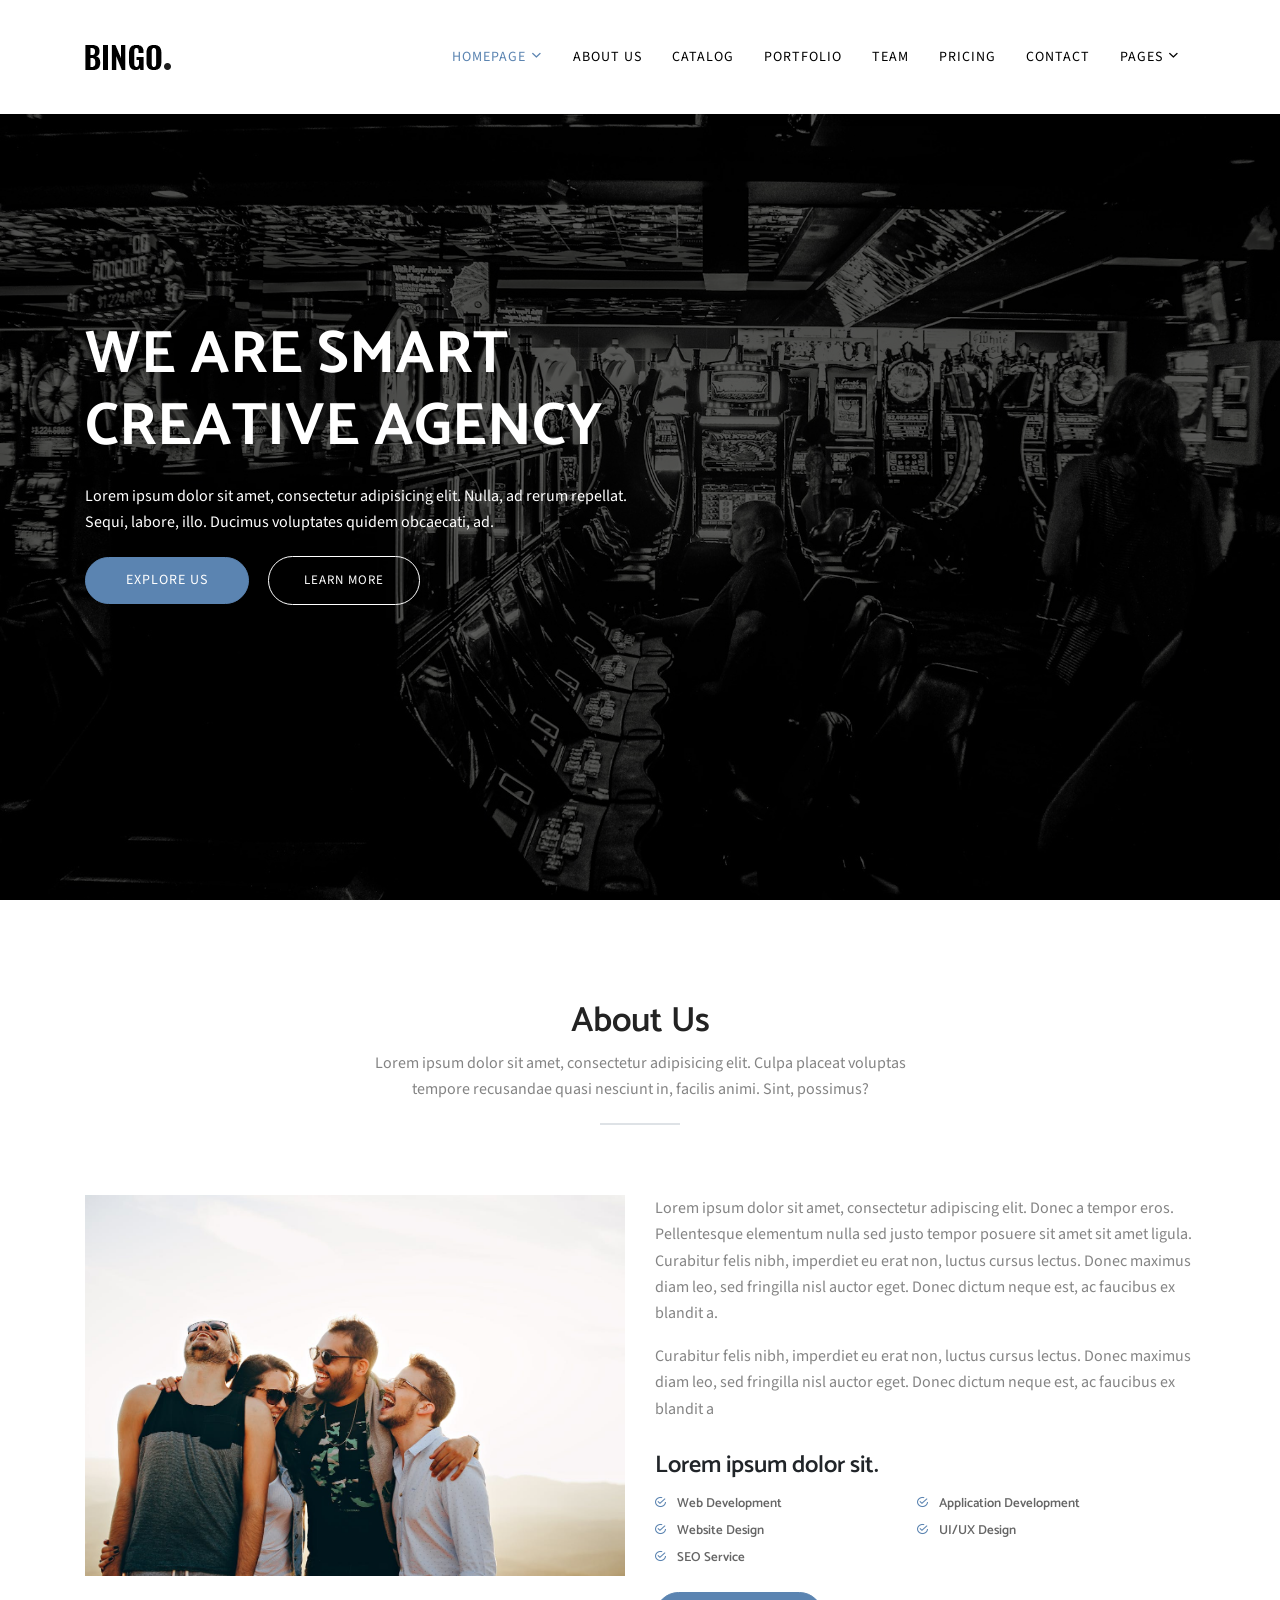
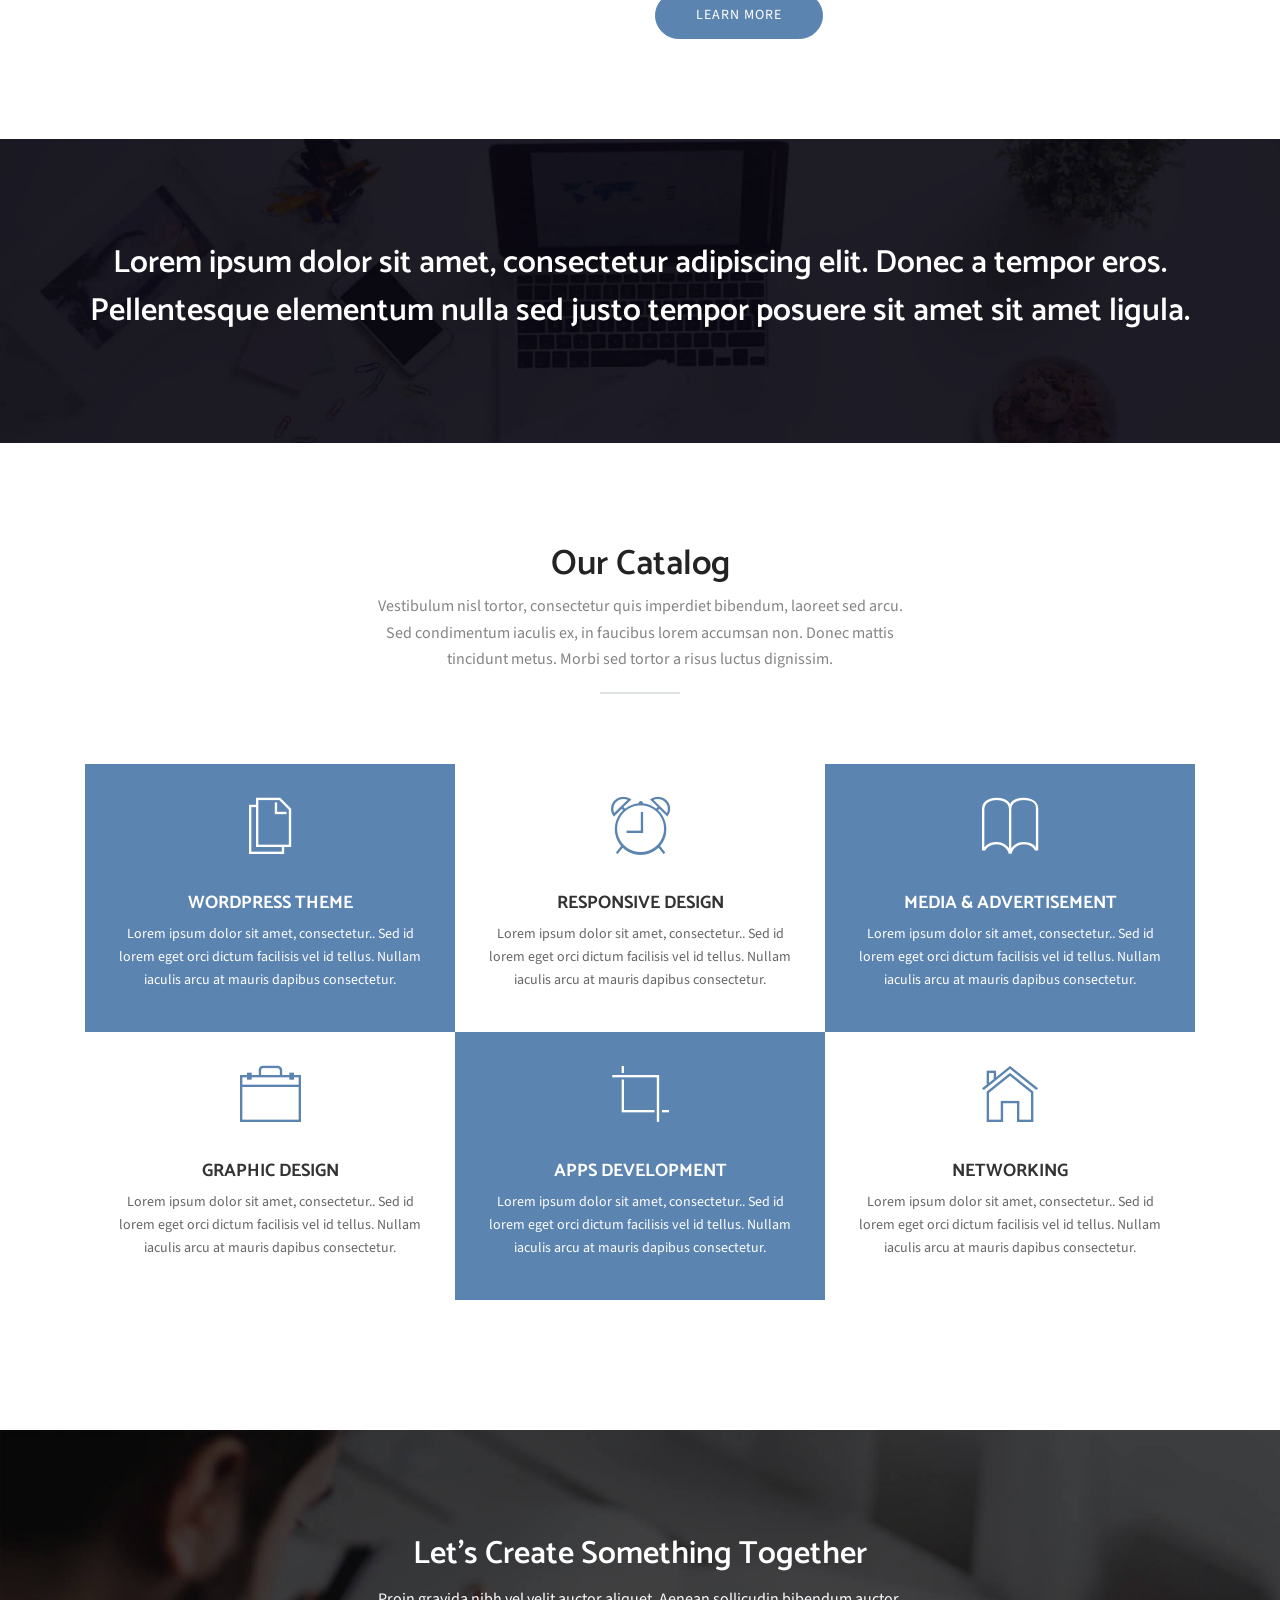
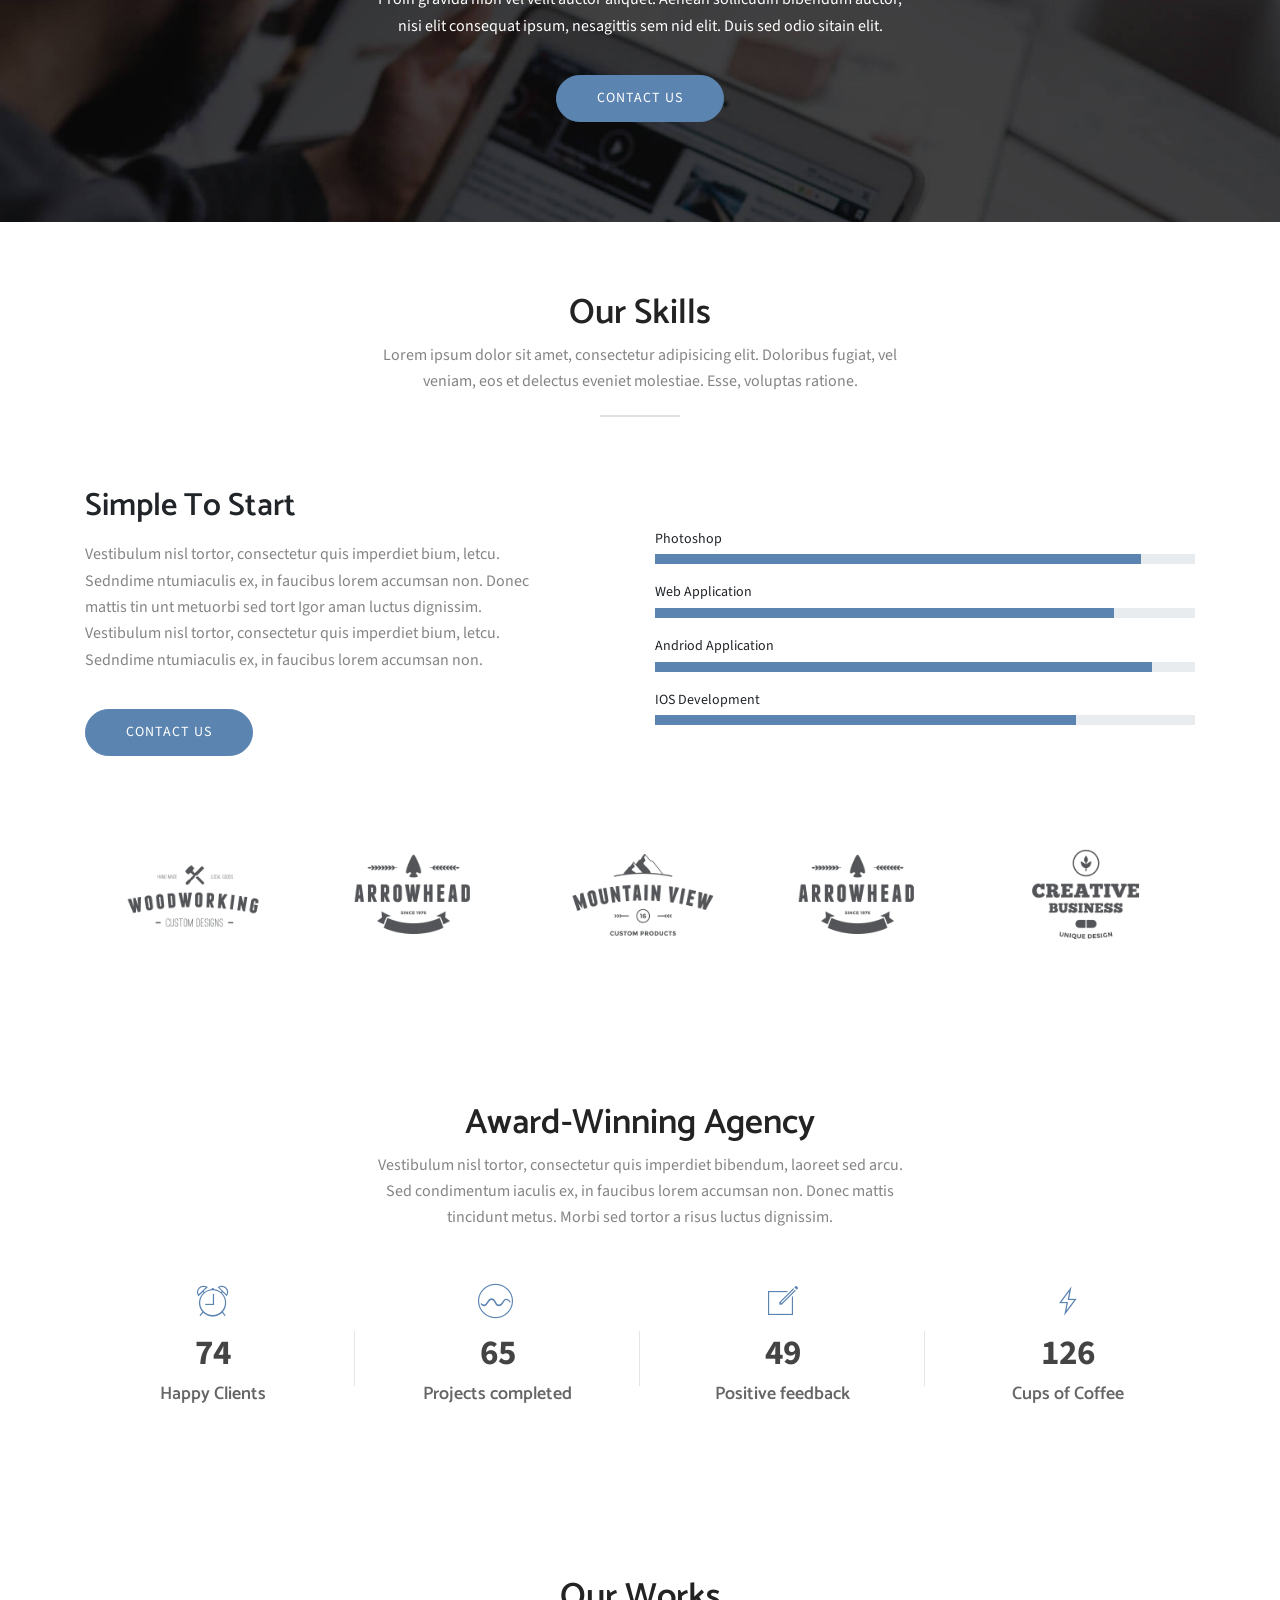
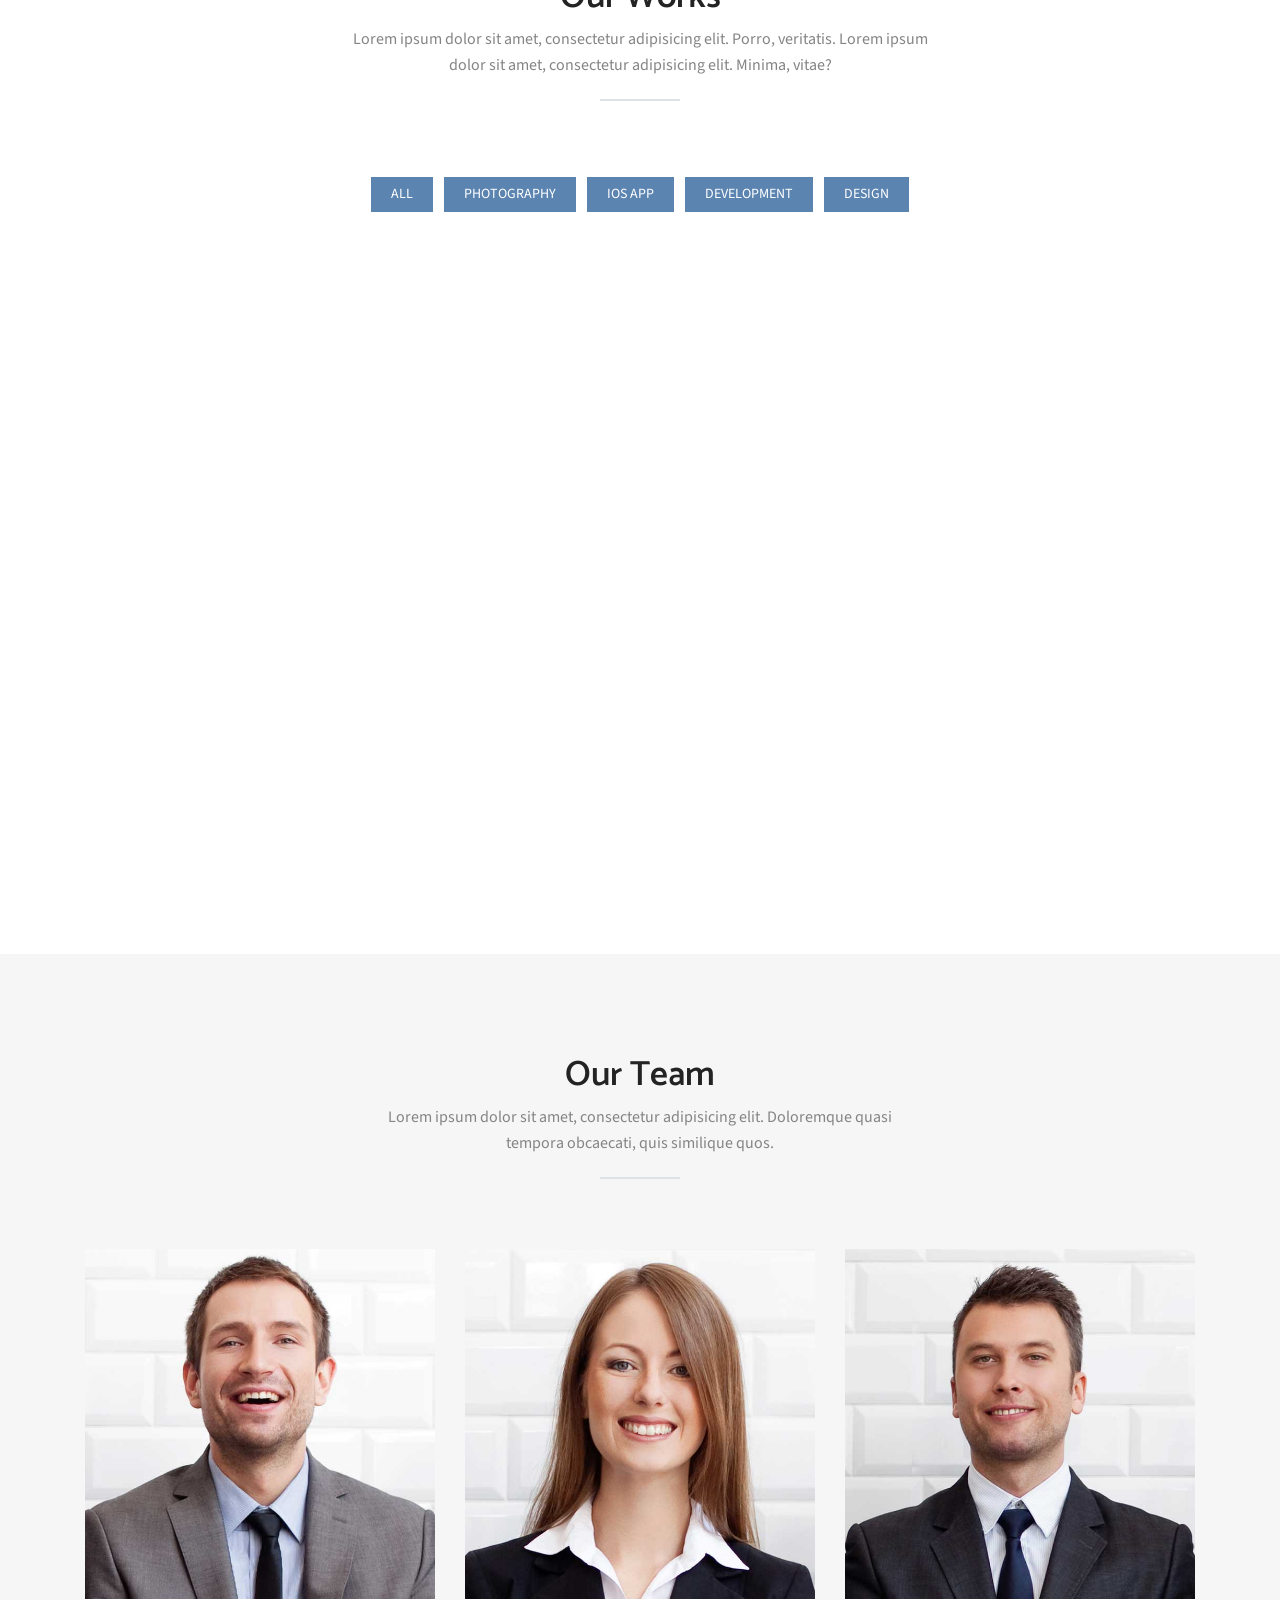
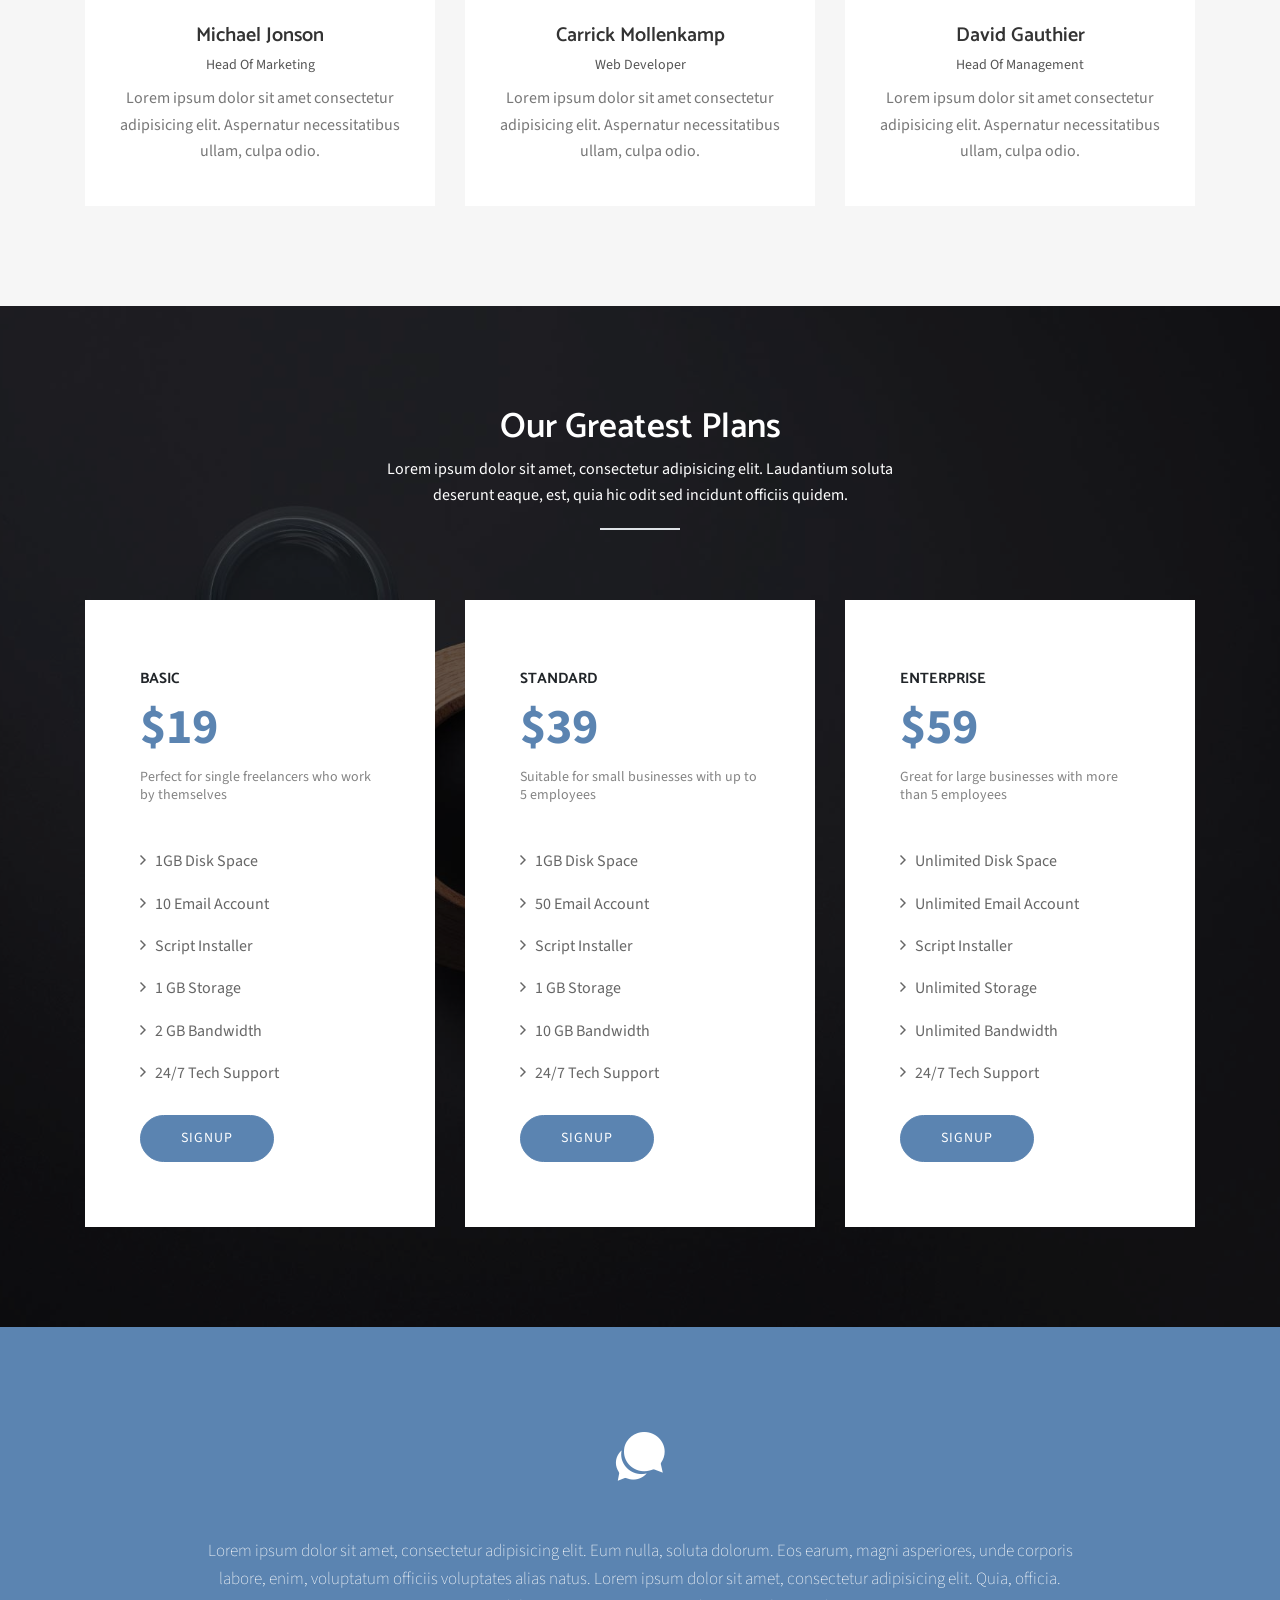
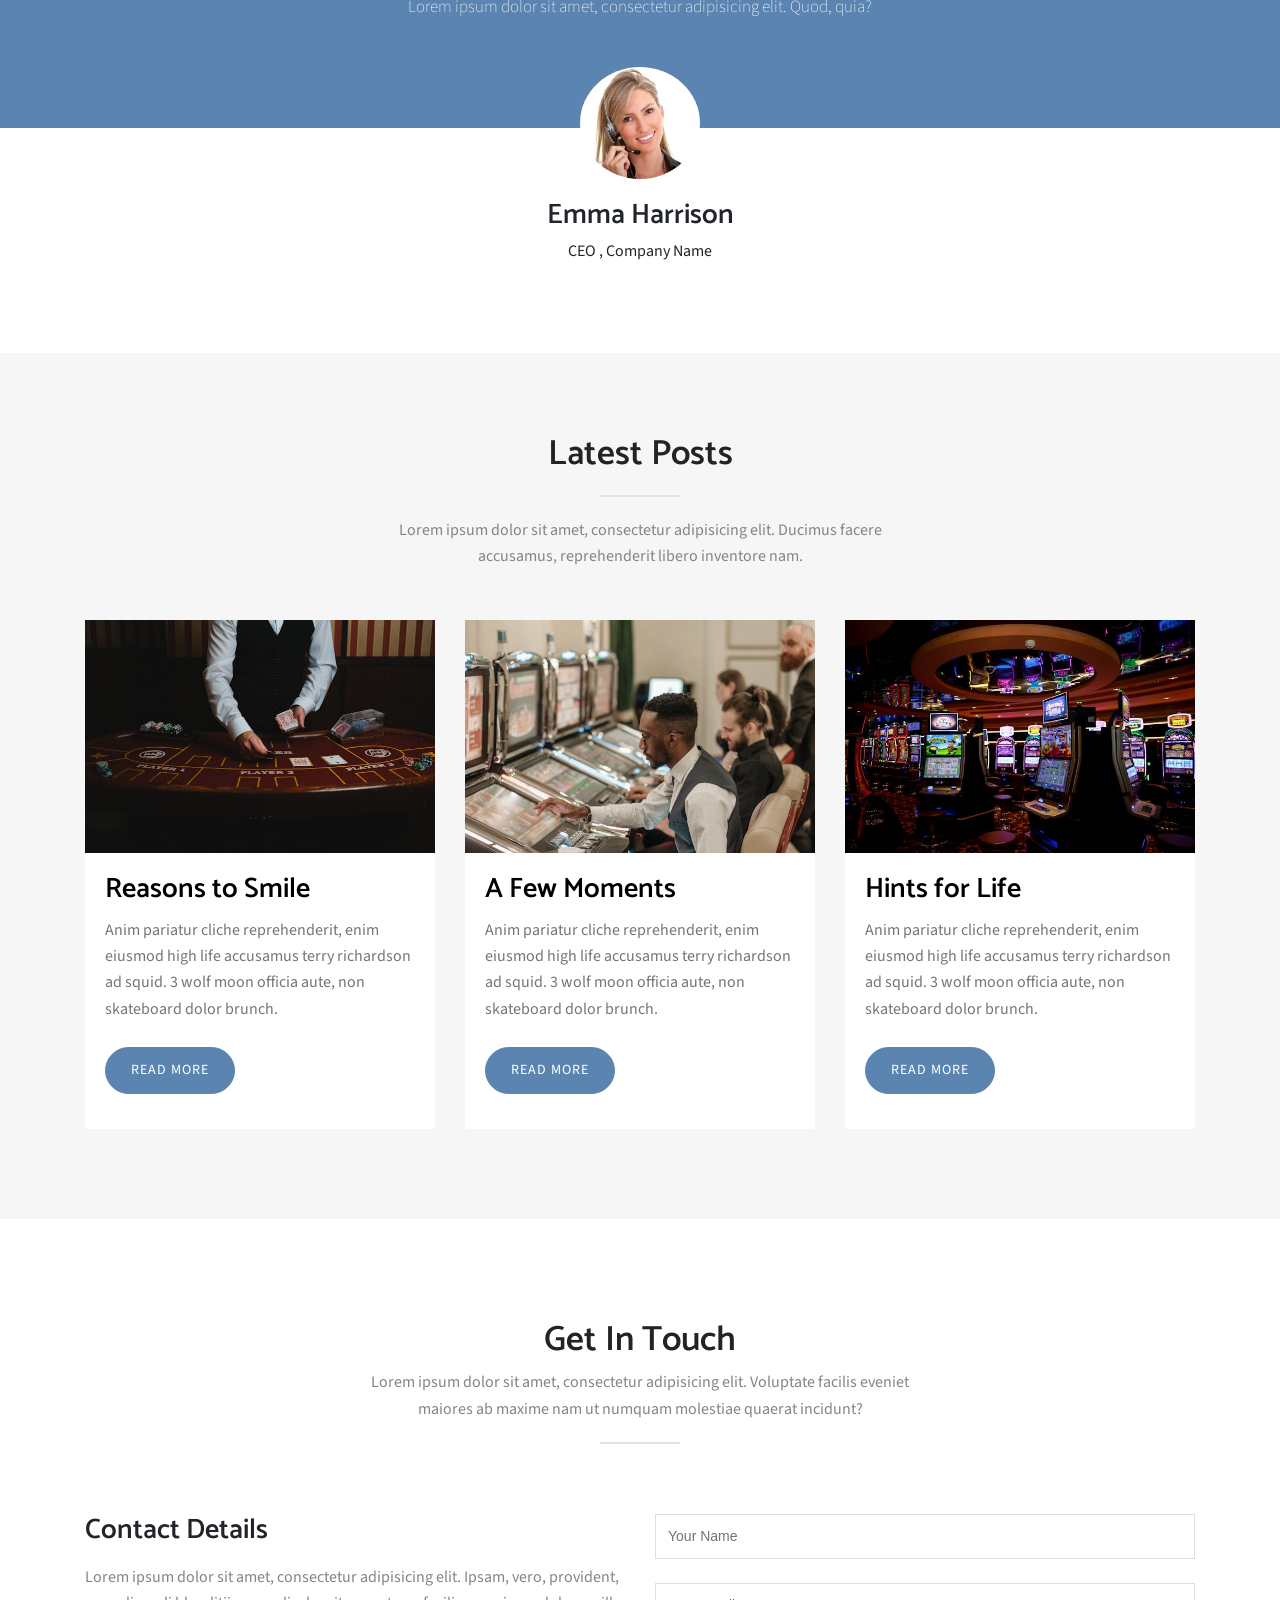
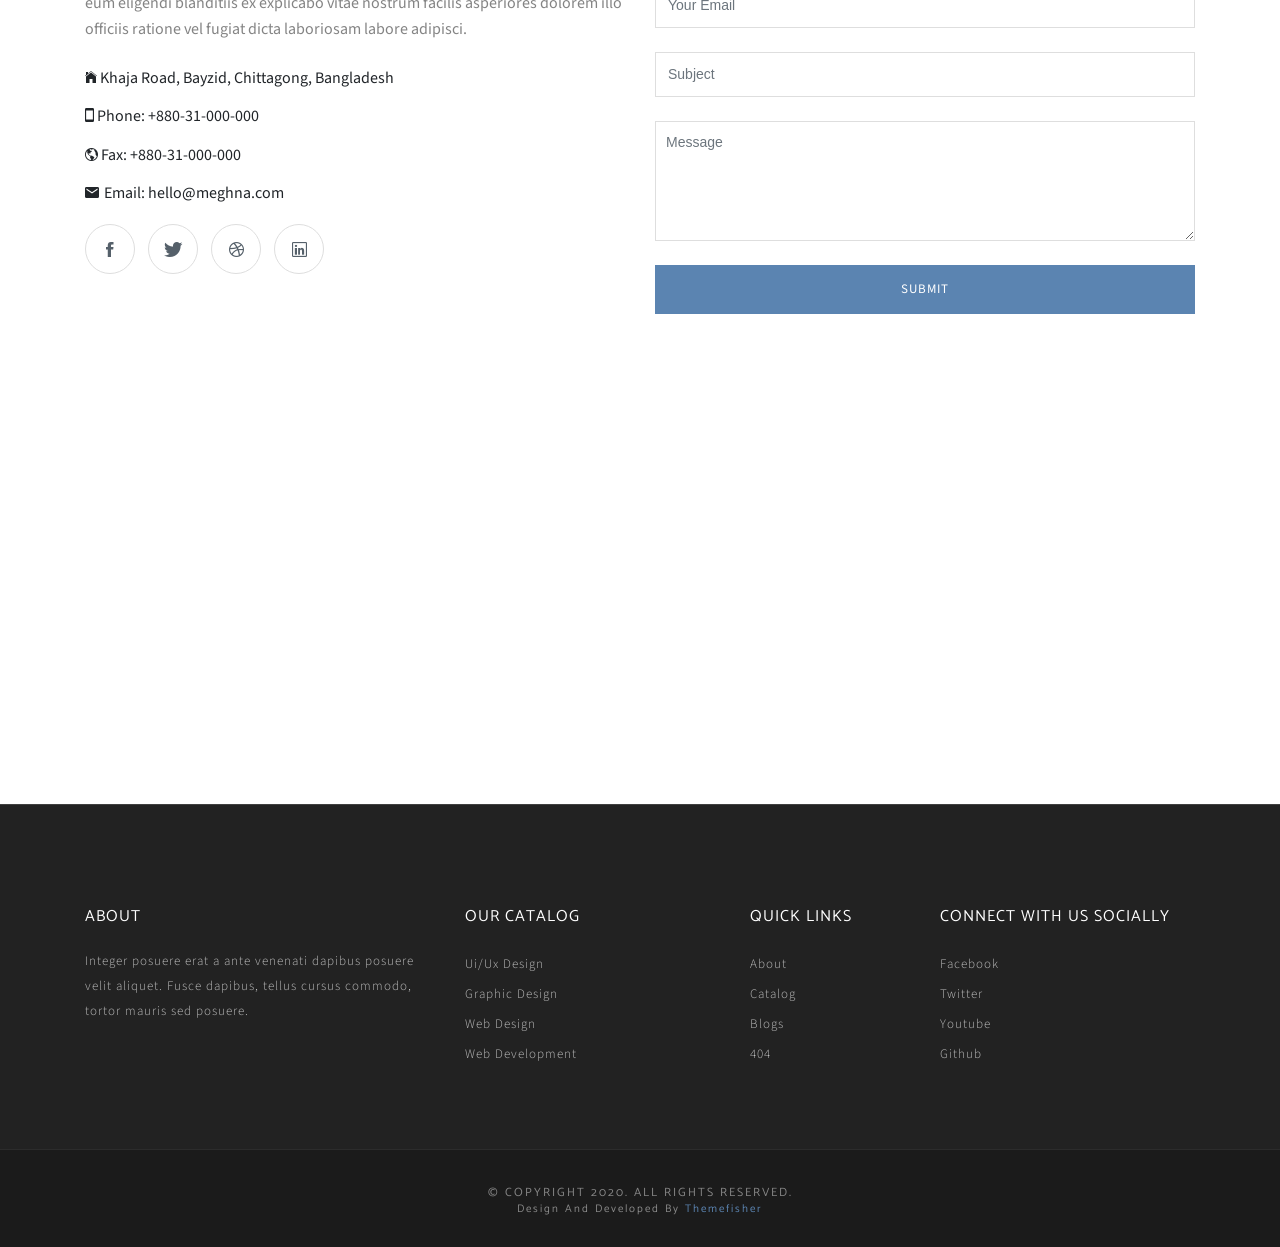
<file: onepage-text.html>
<!DOCTYPE html>

<!--
 // WEBSITE: https://themefisher.com
 // TWITTER: https://twitter.com/themefisher
 // FACEBOOK: https://www.facebook.com/themefisher
 // GITHUB: https://github.com/themefisher/
-->

<html lang="en">
    <head>
        <!-- Basic Page Needs
  ================================================== -->
        <meta charset="utf-8" />
        <title>Bingo | Responsive Multipurpose Parallax HTML5 Template</title>

        <!-- Mobile Specific Metas
  ================================================== -->
        <meta http-equiv="X-UA-Compatible" content="IE=edge" />
        <meta
            name="description"
            content="One page parallax responsive HTML Template"
        />
        <meta
            name="viewport"
            content="width=device-width, initial-scale=1.0, maximum-scale=5.0"
        />
        <meta name="author" content="Themefisher" />
        <meta name="generator" content="Themefisher Bingo HTML Template v1.0" />

        <!-- Favicon -->
        <link
            rel="shortcut icon"
            type="image/x-icon"
            href="images/favicon.png"
        />

        <!-- CSS
  ================================================== -->
        <!-- Themefisher Icon font -->
        <link rel="stylesheet" href="plugins/themefisher-font/style.css" />
        <!-- bootstrap.min css -->
        <link rel="stylesheet" href="plugins/bootstrap/bootstrap.min.css" />
        <!-- Lightbox.min css -->
        <link rel="stylesheet" href="plugins/lightbox2/css/lightbox.min.css" />
        <!-- animation css -->
        <link rel="stylesheet" href="plugins/animate/animate.css" />
        <!-- Slick Carousel -->
        <link rel="stylesheet" href="plugins/slick/slick.css" />
        <!-- Main Stylesheet -->
        <link rel="stylesheet" href="css/style.css" />
    </head>
    <body id="body">
        <!--
  Start Preloader
  ==================================== -->
        <div id="preloader">
            <div class="preloader">
                <span></span>
                <span></span>
                <span></span>
                <span></span>
                <span></span>
                <span></span>
            </div>
        </div>
        <!--
  End Preloader
  ==================================== -->

        <!--
Fixed Navigation
==================================== -->
        <header class="navigation fixed-top">
            <div class="container">
                <!-- main nav -->
                <nav class="navbar navbar-expand-lg navbar-light px-0">
                    <!-- logo -->
                    <a class="navbar-brand logo" href="index.html">
                        <img
                            loading="lazy"
                            class="logo-default"
                            src="images/logo.png"
                            alt="logo"
                        />
                        <img
                            loading="lazy"
                            class="logo-white"
                            src="images/logo-white.png"
                            alt="logo"
                        />
                    </a>
                    <!-- /logo -->
                    <button
                        class="navbar-toggler"
                        type="button"
                        data-toggle="collapse"
                        data-target="#navigation"
                        aria-controls="navigation"
                        aria-expanded="false"
                        aria-label="Toggle navigation"
                    >
                        <span class="navbar-toggler-icon"></span>
                    </button>

                    <div class="collapse navbar-collapse" id="navigation">
                        <ul class="navbar-nav ml-auto text-center">
                            <li class="nav-item dropdown active">
                                <a
                                    class="nav-link dropdown-toggle"
                                    href="#!"
                                    id="navbarDropdown"
                                    role="button"
                                    data-toggle="dropdown"
                                    aria-haspopup="true"
                                    aria-expanded="false"
                                >
                                    Homepage <i class="tf-ion-chevron-down"></i>
                                </a>
                                <ul
                                    class="dropdown-menu"
                                    aria-labelledby="navbarDropdown"
                                >
                                    <li>
                                        <a
                                            class="dropdown-item"
                                            href="index.html"
                                            >Homepage</a
                                        >
                                    </li>
                                    <li>
                                        <a
                                            class="dropdown-item"
                                            href="onepage-slider.html"
                                            >Onepage</a
                                        >
                                    </li>
                                    <li>
                                        <a
                                            class="dropdown-item"
                                            href="onepage-text.html"
                                            >Onepage 2</a
                                        >
                                    </li>

                                    <li
                                        class="dropdown dropdown-submenu dropright"
                                    >
                                        <a
                                            class="dropdown-item dropdown-toggle"
                                            href="#!"
                                            id="dropdown0501"
                                            role="button"
                                            data-toggle="dropdown"
                                            aria-haspopup="true"
                                            aria-expanded="false"
                                            >Sub Menu
                                            <i class="tf-ion-chevron-down"></i
                                        ></a>

                                        <ul
                                            class="dropdown-menu"
                                            aria-labelledby="dropdown0501"
                                        >
                                            <li>
                                                <a
                                                    class="dropdown-item"
                                                    href="index.html"
                                                    >Submenu 01</a
                                                >
                                            </li>
                                            <li>
                                                <a
                                                    class="dropdown-item"
                                                    href="index.html"
                                                    >Submenu 02</a
                                                >
                                            </li>
                                        </ul>
                                    </li>
                                </ul>
                            </li>
                            <li class="nav-item">
                                <a class="nav-link" href="about.html"
                                    >About Us</a
                                >
                            </li>
                            <li class="nav-item">
                                <a class="nav-link" href="service.html"
                                    >Catalog</a
                                >
                            </li>
                            <li class="nav-item">
                                <a class="nav-link" href="portfolio.html"
                                    >Portfolio</a
                                >
                            </li>
                            <li class="nav-item">
                                <a class="nav-link" href="team.html">Team</a>
                            </li>
                            <li class="nav-item">
                                <a class="nav-link" href="pricing.html"
                                    >Pricing</a
                                >
                            </li>
                            <li class="nav-item">
                                <a class="nav-link" href="contact.html"
                                    >Contact</a
                                >
                            </li>
                            <li class="nav-item dropdown">
                                <a
                                    class="nav-link dropdown-toggle"
                                    href="#!"
                                    id="navbarDropdown02"
                                    role="button"
                                    data-toggle="dropdown"
                                    aria-haspopup="true"
                                    aria-expanded="false"
                                >
                                    Pages <i class="tf-ion-chevron-down"></i>
                                </a>
                                <ul
                                    class="dropdown-menu"
                                    aria-labelledby="navbarDropdown02"
                                >
                                    <li>
                                        <a class="dropdown-item" href="404.html"
                                            >404 Page</a
                                        >
                                    </li>
                                    <li>
                                        <a
                                            class="dropdown-item"
                                            href="blog.html"
                                            >Blog Page</a
                                        >
                                    </li>
                                    <li>
                                        <a class="dropdown-item"
                                            >Blog Single Page</a
                                        >
                                    </li>

                                    <li
                                        class="dropdown dropdown-submenu dropleft"
                                    >
                                        <a
                                            class="dropdown-item dropdown-toggle"
                                            href="#!"
                                            id="dropdown0201"
                                            role="button"
                                            data-toggle="dropdown"
                                            aria-haspopup="true"
                                            aria-expanded="false"
                                            >Sub Menu
                                            <i class="tf-ion-chevron-down"></i
                                        ></a>

                                        <ul
                                            class="dropdown-menu"
                                            aria-labelledby="dropdown0201"
                                        >
                                            <li>
                                                <a
                                                    class="dropdown-item"
                                                    href="index.html"
                                                    >Submenu 01</a
                                                >
                                            </li>
                                            <li>
                                                <a
                                                    class="dropdown-item"
                                                    href="index.html"
                                                    >Submenu 02</a
                                                >
                                            </li>
                                        </ul>
                                    </li>
                                </ul>
                            </li>
                        </ul>
                    </div>
                </nav>
                <!-- /main nav -->
            </div>
        </header>
        <!--
End Fixed Navigation
==================================== -->

        <!--
Welcome Slider
==================================== -->
        <section class="hero-area">
            <div class="container">
                <div class="row">
                    <div class="col-md-12">
                        <div class="block mt-4">
                            <h1
                                class="wow fadeInUp"
                                data-wow-duration=".5s"
                                data-wow-delay=".3s"
                            >
                                We are smart <br />
                                Creative Agency
                            </h1>
                            <p
                                class="wow fadeInUp"
                                data-wow-duration=".5s"
                                data-wow-delay=".5s"
                            >
                                Lorem ipsum dolor sit amet, consectetur
                                adipisicing elit. Nulla, ad rerum repellat.
                                Sequi, labore, illo. Ducimus voluptates quidem
                                obcaecati, ad.
                            </p>
                            <ul
                                class="list-inline wow fadeInUp"
                                data-wow-duration=".5s"
                                data-wow-delay=".7s"
                            >
                                <li class="list-inline-item">
                                    <a
                                        data-scroll
                                        href="#services"
                                        class="btn btn-main"
                                        >Explore Us</a
                                    >
                                </li>
                                <li class="list-inline-item">
                                    <a
                                        data-scroll
                                        href="#team"
                                        class="btn btn-transparent"
                                        >Learn More</a
                                    >
                                </li>
                            </ul>
                        </div>
                    </div>
                </div>
            </div>
        </section>

        <!--
Start About Section
==================================== -->
        <section class="about" id="about">
            <div class="container">
                <div class="row justify-content-center">
                    <div class="col-xl-6 col-lg-8">
                        <!-- section title -->
                        <div class="title text-center">
                            <h2>About Us</h2>
                            <p>
                                Lorem ipsum dolor sit amet, consectetur
                                adipisicing elit. Culpa placeat voluptas tempore
                                recusandae quasi nesciunt in, facilis animi.
                                Sint, possimus?
                            </p>
                            <div class="border"></div>
                        </div>
                        <!-- /section title -->
                    </div>
                </div>
                <div class="row">
                    <div class="col-lg-6 mb-5 mb-lg-0">
                        <img
                            loading="lazy"
                            src="images/about-us.jpg"
                            class="img-fluid"
                            alt=""
                        />
                    </div>
                    <div class="col-lg-6">
                        <p>
                            Lorem ipsum dolor sit amet, consectetur adipiscing
                            elit. Donec a tempor eros. Pellentesque elementum
                            nulla sed justo tempor posuere sit amet sit amet
                            ligula. Curabitur felis nibh, imperdiet eu erat non,
                            luctus cursus lectus. Donec maximus diam leo, sed
                            fringilla nisl auctor eget. Donec dictum neque est,
                            ac faucibus ex blandit a.
                        </p>
                        <p>
                            Curabitur felis nibh, imperdiet eu erat non, luctus
                            cursus lectus. Donec maximus diam leo, sed fringilla
                            nisl auctor eget. Donec dictum neque est, ac
                            faucibus ex blandit a
                        </p>
                        <h4>Lorem ipsum dolor sit.</h4>
                        <ul class="feature-list">
                            <li>
                                <i class="tf-ion-android-checkmark-circle"></i>
                                Web Development
                            </li>
                            <li>
                                <i class="tf-ion-android-checkmark-circle"></i>
                                Application Development
                            </li>
                            <li>
                                <i class="tf-ion-android-checkmark-circle"></i>
                                Website Design
                            </li>
                            <li>
                                <i class="tf-ion-android-checkmark-circle"></i>
                                UI/UX Design
                            </li>
                            <li>
                                <i class="tf-ion-android-checkmark-circle"></i>
                                SEO Service
                            </li>
                        </ul>
                        <a href="contact.html" class="btn btn-main mt-20"
                            >Learn More</a
                        >
                    </div>
                </div>
                <!-- End row -->
            </div>
            <!-- End container -->
        </section>
        <!-- End section -->
        <!--
Start Call To Action
==================================== -->
        <section class="call-to-action-2 section">
            <div class="container">
                <div class="row">
                    <div class="col-md-12 text-center">
                        <h2>
                            Lorem ipsum dolor sit amet, consectetur adipiscing
                            elit. Donec a tempor eros. Pellentesque elementum
                            nulla sed justo tempor posuere sit amet sit amet
                            ligula.
                        </h2>
                    </div>
                </div>
                <!-- End row -->
            </div>
            <!-- End container -->
        </section>
        <!-- End section -->
        <!-- Start Catalog Section
==================================== -->

        <section class="services" id="services">
            <div class="container">
                <div class="row justify-content-center">
                    <!-- section title -->
                    <div class="col-xl-6 col-lg-8">
                        <div class="title text-center">
                            <h2>Our Catalog</h2>
                            <p>
                                Vestibulum nisl tortor, consectetur quis
                                imperdiet bibendum, laoreet sed arcu. Sed
                                condimentum iaculis ex, in faucibus lorem
                                accumsan non. Donec mattis tincidunt metus.
                                Morbi sed tortor a risus luctus dignissim.
                            </p>
                            <div class="border"></div>
                        </div>
                    </div>
                    <!-- /section title -->
                </div>
                <div class="row no-gutters">
                    <!-- Single Service Item -->
                    <div class="col-lg-4 col-sm-6 mb-4 mb-lg-0">
                        <div class="service-block p-4 color-bg text-center">
                            <div class="service-icon text-center">
                                <i class="tf-ion-ios-copy-outline"></i>
                            </div>
                            <h3>WordPress Theme</h3>
                            <p>
                                Lorem ipsum dolor sit amet, consectetur.. Sed id
                                lorem eget orci dictum facilisis vel id tellus.
                                Nullam iaculis arcu at mauris dapibus
                                consectetur.
                            </p>
                        </div>
                    </div>
                    <!-- End Single Service Item -->

                    <!-- Single Service Item -->
                    <div class="col-lg-4 col-sm-6 mb-4 mb-lg-0">
                        <div class="service-block p-4 text-center">
                            <div class="service-icon text-center">
                                <i class="tf-ion-ios-alarm-outline"></i>
                            </div>
                            <h3>Responsive Design</h3>
                            <p>
                                Lorem ipsum dolor sit amet, consectetur.. Sed id
                                lorem eget orci dictum facilisis vel id tellus.
                                Nullam iaculis arcu at mauris dapibus
                                consectetur.
                            </p>
                        </div>
                    </div>
                    <!-- End Single Service Item -->

                    <!-- Single Service Item -->
                    <div class="col-lg-4 col-sm-6 mb-4 mb-lg-0">
                        <div class="service-block p-4 color-bg text-center">
                            <div class="service-icon text-center">
                                <i class="tf-ion-ios-book-outline"></i>
                            </div>
                            <h3>Media &amp; Advertisement</h3>
                            <p>
                                Lorem ipsum dolor sit amet, consectetur.. Sed id
                                lorem eget orci dictum facilisis vel id tellus.
                                Nullam iaculis arcu at mauris dapibus
                                consectetur.
                            </p>
                        </div>
                    </div>
                    <!-- End Single Service Item -->

                    <!-- Single Service Item -->
                    <div class="col-lg-4 col-sm-6 mb-4 mb-lg-0">
                        <div class="service-block p-4 text-center">
                            <div class="service-icon text-center">
                                <i class="tf-ion-ios-briefcase-outline"></i>
                            </div>
                            <h3>Graphic Design</h3>
                            <p>
                                Lorem ipsum dolor sit amet, consectetur.. Sed id
                                lorem eget orci dictum facilisis vel id tellus.
                                Nullam iaculis arcu at mauris dapibus
                                consectetur.
                            </p>
                        </div>
                    </div>
                    <!-- End Single Service Item -->

                    <!-- Single Service Item -->
                    <div class="col-lg-4 col-sm-6 mb-4 mb-lg-0">
                        <div class="service-block p-4 color-bg text-center">
                            <div class="service-icon text-center">
                                <i class="tf-ion-ios-crop"></i>
                            </div>
                            <h3>Apps Development</h3>
                            <p>
                                Lorem ipsum dolor sit amet, consectetur.. Sed id
                                lorem eget orci dictum facilisis vel id tellus.
                                Nullam iaculis arcu at mauris dapibus
                                consectetur.
                            </p>
                        </div>
                    </div>
                    <!-- End Single Service Item -->

                    <!-- Single Service Item -->
                    <div class="col-lg-4 col-sm-6 mb-4 mb-lg-0">
                        <div class="service-block p-4 text-center">
                            <div class="service-icon text-center">
                                <i class="tf-ion-ios-home-outline"></i>
                            </div>
                            <h3>Networking</h3>
                            <p>
                                Lorem ipsum dolor sit amet, consectetur.. Sed id
                                lorem eget orci dictum facilisis vel id tellus.
                                Nullam iaculis arcu at mauris dapibus
                                consectetur.
                            </p>
                        </div>
                    </div>
                    <!-- End Single Service Item -->
                </div>
                <!-- End row -->
            </div>
            <!-- End container -->
        </section>
        <!-- End section -->
        <!--
Start Call To Action
==================================== -->
        <section class="call-to-action section">
            <div class="container">
                <div class="row justify-content-center">
                    <div class="col-xl-6 col-lg-8 text-center">
                        <h2>Let's Create Something Together</h2>
                        <p>
                            Proin gravida nibh vel velit auctor aliquet. Aenean
                            sollicudin bibendum auctor, nisi elit consequat
                            ipsum, nesagittis sem nid elit. Duis sed odio sitain
                            elit.
                        </p>
                        <a href="contact.html" class="btn btn-main"
                            >Contact Us</a
                        >
                    </div>
                </div>
                <!-- End row -->
            </div>
            <!-- End container -->
        </section>
        <!-- End section -->
        <!-- Start Team Skills
=========================================== -->
        <section class="team-skills section-sm" id="skills">
            <div class="container">
                <div class="row justify-content-center">
                    <!-- section title -->
                    <div class="col-xl-6 col-lg-8">
                        <div class="title text-center">
                            <h2>Our Skills</h2>
                            <p>
                                Lorem ipsum dolor sit amet, consectetur
                                adipisicing elit. Doloribus fugiat, vel veniam,
                                eos et delectus eveniet molestiae. Esse,
                                voluptas ratione.
                            </p>
                            <div class="border"></div>
                        </div>
                    </div>
                    <!-- /section title -->
                </div>

                <div class="row justify-content-between">
                    <div class="col-md-5">
                        <div class="team-skills-content">
                            <h2 class="mb-3">Simple To Start</h2>
                            <p>
                                Vestibulum nisl tortor, consectetur quis
                                imperdiet bium, letcu. Sedndime ntumiaculis ex,
                                in faucibus lorem accumsan non. Donec mattis tin
                                unt metuorbi sed tort Igor aman luctus
                                dignissim. Vestibulum nisl tortor, consectetur
                                quis imperdiet bium, letcu. Sedndime ntumiaculis
                                ex, in faucibus lorem accumsan non.
                            </p>
                            <a href="contact.html" class="btn btn-main mt-20"
                                >Contact Us</a
                            >
                        </div>
                    </div>
                    <div class="col-md-6">
                        <div class="progress-block">
                            <ul>
                                <li class="mb-3">
                                    <span>Photoshop</span>
                                    <div class="progress">
                                        <div
                                            class="progress-bar"
                                            style="width: 90%"
                                        ></div>
                                    </div>
                                </li>
                                <li class="mb-3">
                                    <span>Web Application</span>
                                    <div class="progress">
                                        <div
                                            class="progress-bar"
                                            style="width: 85%"
                                        ></div>
                                    </div>
                                </li>
                                <li class="mb-3">
                                    <span>Andriod Application</span>
                                    <div class="progress">
                                        <div
                                            class="progress-bar"
                                            style="width: 92%"
                                        ></div>
                                    </div>
                                </li>
                                <li>
                                    <span>IOS Development</span>
                                    <div class="progress">
                                        <div
                                            class="progress-bar"
                                            style="width: 78%"
                                        ></div>
                                    </div>
                                </li>
                            </ul>
                        </div>
                    </div>
                </div>
                <!-- End row -->
                <div class="row">
                    <div class="col-md-12 mt-4">
                        <div id="clients-slider" class="clients-logo-slider">
                            <img
                                loading="lazy"
                                src="images/client-logo/logo1.png"
                                alt=""
                            />
                            <img
                                loading="lazy"
                                src="images/client-logo/logo-2.png"
                                alt=""
                            />
                            <img
                                loading="lazy"
                                src="images/client-logo/logo-3.png"
                                alt=""
                            />
                            <img
                                loading="lazy"
                                src="images/client-logo/logo-4.png"
                                alt=""
                            />
                            <img
                                loading="lazy"
                                src="images/client-logo/logo-5.png"
                                alt=""
                            />
                            <img
                                loading="lazy"
                                src="images/client-logo/logo1.png"
                                alt=""
                            />
                            <img
                                loading="lazy"
                                src="images/client-logo/logo-2.png"
                                alt=""
                            />
                            <img
                                loading="lazy"
                                src="images/client-logo/logo-3.png"
                                alt=""
                            />
                            <img
                                loading="lazy"
                                src="images/client-logo/logo-4.png"
                                alt=""
                            />
                            <img
                                loading="lazy"
                                src="images/client-logo/logo-5.png"
                                alt=""
                            />
                        </div>
                    </div>
                </div>
            </div>
            <!-- End container -->
        </section>
        <!-- End section -->
        <!--
Start Counter Section
==================================== -->
        <section class="counter-wrapper section-sm">
            <div class="container">
                <div class="row justify-content-center">
                    <div class="col-xl-6 col-lg-8 text-center">
                        <div class="title">
                            <h2>Award-Winning Agency</h2>
                            <p>
                                Vestibulum nisl tortor, consectetur quis
                                imperdiet bibendum, laoreet sed arcu. Sed
                                condimentum iaculis ex, in faucibus lorem
                                accumsan non. Donec mattis tincidunt metus.
                                Morbi sed tortor a risus luctus dignissim.
                            </p>
                        </div>
                    </div>
                </div>
                <div class="row">
                    <!-- first count item -->
                    <div class="col-md-3 col-sm-6 col-xs-6 text-center">
                        <div class="counters-item">
                            <i class="tf-ion-ios-alarm-outline"></i>
                            <div>
                                <span class="counter" data-count="150">0</span>
                            </div>
                            <h3>Happy Clients</h3>
                        </div>
                    </div>
                    <!-- end first count item -->

                    <!-- second count item -->
                    <div class="col-md-3 col-sm-6 col-xs-6 text-center">
                        <div class="counters-item">
                            <i class="tf-ion-ios-analytics-outline"></i>
                            <div>
                                <span class="counter" data-count="130">0</span>
                            </div>
                            <h3>Projects completed</h3>
                        </div>
                    </div>
                    <!-- end second count item -->

                    <!-- third count item -->
                    <div class="col-md-3 col-sm-6 col-xs-6 text-center">
                        <div class="counters-item">
                            <i class="tf-ion-ios-compose-outline"></i>
                            <div>
                                <span class="counter" data-count="99">0</span>
                            </div>
                            <h3>Positive feedback</h3>
                        </div>
                    </div>
                    <!-- end third count item -->

                    <!-- fourth count item -->
                    <div class="col-md-3 col-sm-6 col-xs-6 text-center">
                        <div class="counters-item kill-border">
                            <i class="tf-ion-ios-bolt-outline"></i>
                            <div>
                                <span class="counter" data-count="250">0</span>
                            </div>
                            <h3>Cups of Coffee</h3>
                        </div>
                    </div>
                    <!-- end fourth count item -->
                </div>
                <!-- end row -->
            </div>
            <!-- end container -->
        </section>
        <!-- end section -->
        <!-- Start Portfolio Section
		=========================================== -->

        <section class="portfolio section-sm" id="portfolio">
            <div class="container-fluid">
                <div class="row justify-content-center">
                    <div class="col-xl-6 col-lg-8">
                        <!-- section title -->
                        <div class="title text-center">
                            <h2>Our Works</h2>
                            <p>
                                Lorem ipsum dolor sit amet, consectetur
                                adipisicing elit. Porro, veritatis. Lorem ipsum
                                dolor sit amet, consectetur adipisicing elit.
                                Minima, vitae?
                            </p>
                            <div class="border"></div>
                        </div>
                        <!-- /section title -->
                    </div>
                </div>

                <div class="row">
                    <div class="col-lg-12">
                        <div class="portfolio-filter">
                            <button type="button" data-filter="all">All</button>
                            <button type="button" data-filter="photography">
                                Photography
                            </button>
                            <button type="button" data-filter="ios">
                                IOS App
                            </button>
                            <button type="button" data-filter="development">
                                Development
                            </button>
                            <button type="button" data-filter="design">
                                Design
                            </button>
                        </div>

                        <div class="row">
                            <div class="col-12">
                                <div class="filtr-container">
                                    <div
                                        class="col-md-3 col-sm-6 col-xs-6 filtr-item"
                                        data-category="mix, design"
                                    >
                                        <div class="portfolio-block">
                                            <img
                                                class="img-fluid"
                                                src="images/portfolio/portfolio-1.jpg"
                                                alt=""
                                            />
                                            <div class="caption">
                                                <a
                                                    class="search-icon"
                                                    href="images/portfolio/portfolio-1.jpg"
                                                    data-lightbox="image-1"
                                                >
                                                    <i
                                                        class="tf-ion-ios-search-strong"
                                                    ></i>
                                                </a>
                                                <h4>
                                                    <a href="portfolio.html"
                                                        >AirBnB Postcard</a
                                                    >
                                                </h4>
                                            </div>
                                        </div>
                                    </div>
                                    <div
                                        class="col-md-3 col-sm-6 col-xs-6 filtr-item"
                                        data-category="mix, design, ios"
                                    >
                                        <div class="portfolio-block">
                                            <img
                                                class="img-fluid"
                                                src="images/portfolio/portfolio-2.jpg"
                                                alt=""
                                            />
                                            <div class="caption">
                                                <a
                                                    class="search-icon"
                                                    href="images/portfolio/portfolio-2.jpg"
                                                    data-lightbox="image-1"
                                                >
                                                    <i
                                                        class="tf-ion-ios-search-strong"
                                                    ></i>
                                                </a>
                                                <h4>
                                                    <a href="portfolio.html"
                                                        >AirBnB Postcard</a
                                                    >
                                                </h4>
                                            </div>
                                        </div>
                                    </div>
                                    <div
                                        class="col-md-3 col-sm-6 col-xs-6 filtr-item"
                                        data-category="mix, photography, development"
                                    >
                                        <div class="portfolio-block">
                                            <img
                                                class="img-fluid"
                                                src="images/portfolio/portfolio-3.jpg"
                                                alt=""
                                            />
                                            <div class="caption">
                                                <a
                                                    class="search-icon"
                                                    href="images/portfolio/portfolio-3.jpg"
                                                    data-lightbox="image-1"
                                                >
                                                    <i
                                                        class="tf-ion-ios-search-strong"
                                                    ></i>
                                                </a>
                                                <h4>
                                                    <a href="portfolio.html"
                                                        >AirBnB Postcard</a
                                                    >
                                                </h4>
                                            </div>
                                        </div>
                                    </div>
                                    <div
                                        class="col-md-3 col-sm-6 col-xs-6 filtr-item"
                                        data-category="mix, photography, ios"
                                    >
                                        <div class="portfolio-block">
                                            <img
                                                class="img-fluid"
                                                src="images/portfolio/portfolio-4.jpg"
                                                alt=""
                                            />
                                            <div class="caption">
                                                <a
                                                    class="search-icon"
                                                    href="images/portfolio/portfolio-4.jpg"
                                                    data-lightbox="image-1"
                                                >
                                                    <i
                                                        class="tf-ion-ios-search-strong"
                                                    ></i>
                                                </a>
                                                <h4>
                                                    <a href="portfolio.html"
                                                        >AirBnB Postcard</a
                                                    >
                                                </h4>
                                            </div>
                                        </div>
                                    </div>
                                    <div
                                        class="col-md-3 col-sm-6 col-xs-6 filtr-item"
                                        data-category="mix, design"
                                    >
                                        <div class="portfolio-block">
                                            <img
                                                class="img-fluid"
                                                src="images/portfolio/portfolio-5.jpg"
                                                alt=""
                                            />
                                            <div class="caption">
                                                <a
                                                    class="search-icon"
                                                    href="images/portfolio/portfolio-5.jpg"
                                                    data-lightbox="image-1"
                                                >
                                                    <i
                                                        class="tf-ion-ios-search-strong"
                                                    ></i>
                                                </a>
                                                <h4>
                                                    <a href="portfolio.html"
                                                        >AirBnB Postcard</a
                                                    >
                                                </h4>
                                            </div>
                                        </div>
                                    </div>
                                    <div
                                        class="col-md-3 col-sm-6 col-xs-6 filtr-item"
                                        data-category="mix, design, development"
                                    >
                                        <div class="portfolio-block">
                                            <img
                                                class="img-fluid"
                                                src="images/portfolio/portfolio-6.jpg"
                                                alt=""
                                            />
                                            <div class="caption">
                                                <a
                                                    class="search-icon"
                                                    href="images/portfolio/portfolio-6.jpg"
                                                    data-lightbox="image-1"
                                                >
                                                    <i
                                                        class="tf-ion-ios-search-strong"
                                                    ></i>
                                                </a>
                                                <h4>
                                                    <a href="portfolio.html"
                                                        >AirBnB Postcard</a
                                                    >
                                                </h4>
                                            </div>
                                        </div>
                                    </div>
                                    <div
                                        class="col-md-3 col-sm-6 col-xs-6 filtr-item"
                                        data-category="mix, photography"
                                    >
                                        <div class="portfolio-block">
                                            <img
                                                class="img-fluid"
                                                src="images/portfolio/portfolio-7.jpg"
                                                alt=""
                                            />
                                            <div class="caption">
                                                <a
                                                    class="search-icon"
                                                    href="images/portfolio/portfolio-7.jpg"
                                                    data-lightbox="image-1"
                                                >
                                                    <i
                                                        class="tf-ion-ios-search-strong"
                                                    ></i>
                                                </a>
                                                <h4>
                                                    <a href="portfolio.html"
                                                        >AirBnB Postcard</a
                                                    >
                                                </h4>
                                            </div>
                                        </div>
                                    </div>
                                    <div
                                        class="col-md-3 col-sm-6 col-xs-6 filtr-item"
                                        data-category="mix, design, development"
                                    >
                                        <div class="portfolio-block">
                                            <img
                                                class="img-fluid"
                                                src="images/portfolio/portfolio-1.jpg"
                                                alt=""
                                            />
                                            <div class="caption">
                                                <a
                                                    class="search-icon"
                                                    href="images/portfolio/portfolio-1.jpg"
                                                    data-lightbox="image-1"
                                                >
                                                    <i
                                                        class="tf-ion-ios-search-strong"
                                                    ></i>
                                                </a>
                                                <h4>
                                                    <a href="portfolio.html"
                                                        >AirBnB Postcard</a
                                                    >
                                                </h4>
                                            </div>
                                        </div>
                                    </div>
                                </div>
                            </div>
                        </div>
                    </div>
                    <!-- /end col-lg-12 -->
                </div>
                <!-- end row -->
            </div>
            <!-- end container -->
        </section>
        <!-- End section -->
        <!-- Start Our Team
		=========================================== -->
        <section class="team" id="team">
            <div class="container">
                <div class="row justify-content-center">
                    <!-- section title -->
                    <div class="col-xl-6 col-lg-8">
                        <div class="title text-center">
                            <h2>Our Team</h2>
                            <p>
                                Lorem ipsum dolor sit amet, consectetur
                                adipisicing elit. Doloremque quasi tempora
                                obcaecati, quis similique quos.
                            </p>
                            <div class="border"></div>
                        </div>
                    </div>
                    <!-- /section title -->
                </div>
                <div class="row">
                    <!-- team member -->
                    <div class="col-lg-4 col-md-6">
                        <div class="team-member text-center">
                            <div class="member-photo">
                                <!-- member photo -->
                                <img
                                    loading="lazy"
                                    class="img-fluid"
                                    src="images/team/member-1.jpg"
                                    alt="Meghna"
                                />
                                <!-- /member photo -->

                                <!-- member social profile -->
                                <div class="mask">
                                    <ul class="clearfix">
                                        <li>
                                            <a href="https://themefisher.com/"
                                                ><i
                                                    class="tf-ion-social-facebook"
                                                ></i
                                            ></a>
                                        </li>
                                        <li>
                                            <a href="https://themefisher.com/"
                                                ><i
                                                    class="tf-ion-social-twitter"
                                                ></i
                                            ></a>
                                        </li>
                                        <li>
                                            <a href="https://themefisher.com/"
                                                ><i
                                                    class="tf-ion-social-google-outline"
                                                ></i
                                            ></a>
                                        </li>
                                        <li>
                                            <a href="https://themefisher.com/"
                                                ><i
                                                    class="tf-ion-social-dribbble"
                                                ></i
                                            ></a>
                                        </li>
                                    </ul>
                                </div>
                                <!-- /member social profile -->
                            </div>

                            <!-- member name & designation -->
                            <div class="member-content">
                                <h3>Michael Jonson</h3>
                                <span>Head Of Marketing</span>
                                <p>
                                    Lorem ipsum dolor sit amet consectetur
                                    adipisicing elit. Aspernatur necessitatibus
                                    ullam, culpa odio.
                                </p>
                            </div>
                            <!-- /member name & designation -->
                        </div>
                    </div>
                    <!-- end team member -->

                    <!-- team member -->
                    <div class="col-lg-4 col-md-6">
                        <div class="team-member text-center">
                            <div class="member-photo">
                                <!-- member photo -->
                                <img
                                    loading="lazy"
                                    class="img-fluid"
                                    src="images/team/member-2.jpg"
                                    alt="Meghna"
                                />
                                <!-- /member photo -->

                                <!-- member social profile -->
                                <div class="mask">
                                    <ul class="clearfix">
                                        <li>
                                            <a href="https://themefisher.com/"
                                                ><i
                                                    class="tf-ion-social-facebook"
                                                ></i
                                            ></a>
                                        </li>
                                        <li>
                                            <a href="https://themefisher.com/"
                                                ><i
                                                    class="tf-ion-social-twitter"
                                                ></i
                                            ></a>
                                        </li>
                                        <li>
                                            <a href="https://themefisher.com/"
                                                ><i
                                                    class="tf-ion-social-google-outline"
                                                ></i
                                            ></a>
                                        </li>
                                        <li>
                                            <a href="https://themefisher.com/"
                                                ><i
                                                    class="tf-ion-social-dribbble"
                                                ></i
                                            ></a>
                                        </li>
                                    </ul>
                                </div>
                                <!-- /member social profile -->
                            </div>

                            <!-- member name & designation -->
                            <div class="member-content">
                                <h3>Carrick Mollenkamp</h3>
                                <span>Web Developer</span>
                                <p>
                                    Lorem ipsum dolor sit amet consectetur
                                    adipisicing elit. Aspernatur necessitatibus
                                    ullam, culpa odio.
                                </p>
                            </div>
                            <!-- /member name & designation -->
                        </div>
                    </div>
                    <!-- end team member -->

                    <!-- team member -->
                    <div class="col-lg-4 col-md-6">
                        <div class="team-member text-center">
                            <div class="member-photo">
                                <!-- member photo -->
                                <img
                                    loading="lazy"
                                    class="img-fluid"
                                    src="images/team/member-3.jpg"
                                    alt="Meghna"
                                />
                                <!-- /member photo -->

                                <!-- member social profile -->
                                <div class="mask">
                                    <ul class="clearfix">
                                        <li>
                                            <a href="https://themefisher.com/"
                                                ><i
                                                    class="tf-ion-social-facebook"
                                                ></i
                                            ></a>
                                        </li>
                                        <li>
                                            <a href="https://themefisher.com/"
                                                ><i
                                                    class="tf-ion-social-twitter"
                                                ></i
                                            ></a>
                                        </li>
                                        <li>
                                            <a href="https://themefisher.com/"
                                                ><i
                                                    class="tf-ion-social-google-outline"
                                                ></i
                                            ></a>
                                        </li>
                                        <li>
                                            <a href="https://themefisher.com/"
                                                ><i
                                                    class="tf-ion-social-dribbble"
                                                ></i
                                            ></a>
                                        </li>
                                    </ul>
                                </div>
                                <!-- /member social profile -->
                            </div>

                            <!-- member name & designation -->
                            <div class="member-content">
                                <h3>David Gauthier</h3>
                                <span>Head Of Management</span>
                                <p>
                                    Lorem ipsum dolor sit amet consectetur
                                    adipisicing elit. Aspernatur necessitatibus
                                    ullam, culpa odio.
                                </p>
                            </div>
                            <!-- /member name & designation -->
                        </div>
                    </div>
                    <!-- end team member -->
                </div>
                <!-- End row -->
            </div>
            <!-- End container -->
        </section>
        <!-- End section -->
        <!-- Start Pricing section
		=========================================== -->
        <section class="pricing-table" id="pricing">
            <div class="container">
                <div class="row justify-content-center">
                    <!-- section title -->
                    <div class="col-xl-6 col-lg-8">
                        <div class="title title-white text-center">
                            <h2>Our Greatest Plans</h2>
                            <p>
                                Lorem ipsum dolor sit amet, consectetur
                                adipisicing elit. Laudantium soluta deserunt
                                eaque, est, quia hic odit sed incidunt officiis
                                quidem.
                            </p>
                            <div class="border"></div>
                        </div>
                    </div>
                    <!-- /section title -->
                </div>
                <div class="row">
                    <!-- single pricing table -->
                    <div class="col-lg-4 col-md-6">
                        <div class="pricing-item">
                            <!-- plan name & value -->
                            <div class="price-title">
                                <h3>Basic</h3>
                                <strong class="value">$19</strong>
                                <p>
                                    Perfect for single freelancers who work by
                                    themselves
                                </p>
                            </div>
                            <!-- /plan name & value -->

                            <!-- plan description -->
                            <ul>
                                <li>
                                    <i class="tf-ion-ios-arrow-forward"></i> 1GB
                                    Disk Space
                                </li>
                                <li>
                                    <i class="tf-ion-ios-arrow-forward"></i> 10
                                    Email Account
                                </li>
                                <li>
                                    <i class="tf-ion-ios-arrow-forward"></i>
                                    Script Installer
                                </li>
                                <li>
                                    <i class="tf-ion-ios-arrow-forward"></i> 1
                                    GB Storage
                                </li>
                                <li>
                                    <i class="tf-ion-ios-arrow-forward"></i> 2
                                    GB Bandwidth
                                </li>
                                <li>
                                    <i class="tf-ion-ios-arrow-forward"></i>
                                    24/7 Tech Support
                                </li>
                            </ul>
                            <!-- /plan description -->

                            <!-- signup button -->
                            <a class="btn btn-main" href="contact.html"
                                >Signup</a
                            >
                            <!-- /signup button -->
                        </div>
                    </div>
                    <!-- end single pricing table -->

                    <!-- single pricing table -->
                    <div class="col-lg-4 col-md-6">
                        <div class="pricing-item">
                            <!-- plan name & value -->
                            <div class="price-title">
                                <h3>Standard</h3>
                                <strong class="value">$39</strong>
                                <p>
                                    Suitable for small businesses with up to 5
                                    employees
                                </p>
                            </div>
                            <!-- /plan name & value -->

                            <!-- plan description -->
                            <ul>
                                <li>
                                    <i class="tf-ion-ios-arrow-forward"></i> 1GB
                                    Disk Space
                                </li>
                                <li>
                                    <i class="tf-ion-ios-arrow-forward"></i> 50
                                    Email Account
                                </li>
                                <li>
                                    <i class="tf-ion-ios-arrow-forward"></i>
                                    Script Installer
                                </li>
                                <li>
                                    <i class="tf-ion-ios-arrow-forward"></i> 1
                                    GB Storage
                                </li>
                                <li>
                                    <i class="tf-ion-ios-arrow-forward"></i> 10
                                    GB Bandwidth
                                </li>
                                <li>
                                    <i class="tf-ion-ios-arrow-forward"></i>
                                    24/7 Tech Support
                                </li>
                            </ul>
                            <!-- /plan description -->

                            <!-- signup button -->
                            <a class="btn btn-main" href="contact.html"
                                >Signup</a
                            >
                            <!-- /signup button -->
                        </div>
                    </div>
                    <!-- end single pricing table -->

                    <!-- single pricing table -->
                    <div class="col-lg-4 col-md-6">
                        <div class="pricing-item">
                            <!-- plan name & value -->
                            <div class="price-title">
                                <h3>Enterprise</h3>
                                <strong class="value">$59</strong>
                                <p>
                                    Great for large businesses with more than 5
                                    employees
                                </p>
                            </div>
                            <!-- /plan name & value -->

                            <!-- plan description -->
                            <ul>
                                <li>
                                    <i class="tf-ion-ios-arrow-forward"></i>
                                    Unlimited Disk Space
                                </li>
                                <li>
                                    <i class="tf-ion-ios-arrow-forward"></i>
                                    Unlimited Email Account
                                </li>
                                <li>
                                    <i class="tf-ion-ios-arrow-forward"></i>
                                    Script Installer
                                </li>
                                <li>
                                    <i class="tf-ion-ios-arrow-forward"></i>
                                    Unlimited Storage
                                </li>
                                <li>
                                    <i class="tf-ion-ios-arrow-forward"></i>
                                    Unlimited Bandwidth
                                </li>
                                <li>
                                    <i class="tf-ion-ios-arrow-forward"></i>
                                    24/7 Tech Support
                                </li>
                            </ul>
                            <!-- /plan description -->

                            <!-- signup button -->
                            <a class="btn btn-main" href="contact.html"
                                >Signup</a
                            >
                            <!-- /signup button -->
                        </div>
                    </div>
                    <!-- end single pricing table -->
                </div>
                <!-- End row -->
            </div>
            <!-- End container -->
        </section>
        <!-- End section -->
        <!-- Start Testimonial
=========================================== -->

        <section class="testimonial section" id="testimonial">
            <div class="container">
                <div class="row">
                    <div class="col-lg-12">
                        <!-- testimonial wrapper -->
                        <div class="testimonial-slider">
                            <!-- testimonial single -->
                            <div class="item text-center">
                                <i class="tf-ion-chatbubbles"></i>
                                <!-- client info -->
                                <div class="client-details">
                                    <p>
                                        Lorem ipsum dolor sit amet, consectetur
                                        adipisicing elit. Eum nulla, soluta
                                        dolorum. Eos earum, magni asperiores,
                                        unde corporis labore, enim, voluptatum
                                        officiis voluptates alias natus. Lorem
                                        ipsum dolor sit amet, consectetur
                                        adipisicing elit. Quia, officia. Lorem
                                        ipsum dolor sit amet, consectetur
                                        adipisicing elit. Quod, quia?
                                    </p>
                                </div>
                                <!-- /client info -->
                                <!-- client photo -->
                                <div class="client-thumb">
                                    <img
                                        loading="lazy"
                                        src="images/client-logo/clients-1.jpg"
                                        class="img-fluid"
                                        alt=""
                                    />
                                </div>
                                <div class="client-meta">
                                    <h3>William Martin</h3>
                                    <span>CEO , Company Name</span>
                                </div>
                                <!-- /client photo -->
                            </div>
                            <!-- /testimonial single -->

                            <!-- testimonial single -->
                            <div class="item text-center">
                                <i class="tf-ion-chatbubbles"></i>
                                <!-- client info -->
                                <div class="client-details">
                                    <p>
                                        Lorem ipsum dolor sit amet, consectetur
                                        adipisicing elit. Eum nulla, soluta
                                        dolorum. Eos earum, magni asperiores,
                                        unde corporis labore, enim, voluptatum
                                        officiis voluptates alias natus. Lorem
                                        ipsum dolor sit amet, consectetur
                                        adipisicing elit. Quia, officia. Lorem
                                        ipsum dolor sit amet, consectetur
                                        adipisicing elit. Quod, quia?
                                    </p>
                                </div>
                                <!-- /client info -->
                                <!-- client photo -->
                                <div class="client-thumb">
                                    <img
                                        loading="lazy"
                                        src="images/client-logo/clients-2.jpg"
                                        class="img-fluid"
                                        alt=""
                                    />
                                </div>
                                <div class="client-meta">
                                    <h3>Emma Harrison</h3>
                                    <span>CEO , Company Name</span>
                                </div>
                                <!-- /client photo -->
                            </div>
                            <!-- /testimonial single -->

                            <!-- testimonial single -->
                            <div class="item text-center">
                                <i class="tf-ion-chatbubbles"></i>
                                <!-- client info -->
                                <div class="client-details">
                                    <p>
                                        Lorem ipsum dolor sit amet, consectetur
                                        adipisicing elit. Eum nulla, soluta
                                        dolorum. Eos earum, magni asperiores,
                                        unde corporis labore, enim, voluptatum
                                        officiis voluptates alias natus. Lorem
                                        ipsum dolor sit amet, consectetur
                                        adipisicing elit. Quia, officia. Lorem
                                        ipsum dolor sit amet, consectetur
                                        adipisicing elit. Quod, quia?
                                    </p>
                                </div>
                                <!-- /client info -->
                                <!-- client photo -->
                                <div class="client-thumb">
                                    <img
                                        loading="lazy"
                                        src="images/client-logo/clients-3.jpg"
                                        class="img-fluid"
                                        alt=""
                                    />
                                </div>
                                <div class="client-meta">
                                    <h3>Alexander Lucas</h3>
                                    <span>CEO , Company Name</span>
                                </div>
                                <!-- /client photo -->
                            </div>
                            <!-- /testimonial single -->
                        </div>
                    </div>
                    <!-- end col lg 12 -->
                </div>
                <!-- End row -->
            </div>
            <!-- End container -->
        </section>
        <!-- End Section -->
        <!--
Start Blog Section
=========================================== -->
        <section class="blog" id="blog">
            <div class="container">
                <div class="row justify-content-center">
                    <!-- section title -->
                    <div class="col-xl-6 col-lg-8">
                        <div class="title text-center">
                            <h2>Latest <span class="color">Posts</span></h2>
                            <div class="border"></div>
                            <p>
                                Lorem ipsum dolor sit amet, consectetur
                                adipisicing elit. Ducimus facere accusamus,
                                reprehenderit libero inventore nam.
                            </p>
                        </div>
                    </div>
                    <!-- /section title -->
                </div>

                <div class="row">
                    <!-- single blog post -->
                    <article class="col-lg-4 col-md-6">
                        <div class="post-item">
                            <div class="media-wrapper">
                                <img
                                    loading="lazy"
                                    src="images/blog/post-1.jpg"
                                    alt="amazing caves coverimage"
                                    class="img-fluid"
                                />
                            </div>

                            <div class="content">
                                <h3><a>Reasons to Smile</a></h3>
                                <p>
                                    Anim pariatur cliche reprehenderit, enim
                                    eiusmod high life accusamus terry richardson
                                    ad squid. 3 wolf moon officia aute, non
                                    skateboard dolor brunch.
                                </p>
                                <a class="btn btn-main">Read more</a>
                            </div>
                        </div>
                    </article>
                    <!-- /single blog post -->

                    <!-- single blog post -->
                    <article class="col-lg-4 col-md-6">
                        <div class="post-item">
                            <div class="media-wrapper">
                                <img
                                    loading="lazy"
                                    src="images/blog/post-2.jpg"
                                    alt="amazing caves coverimage"
                                    class="img-fluid"
                                />
                            </div>

                            <div class="content">
                                <h3><a>A Few Moments</a></h3>
                                <p>
                                    Anim pariatur cliche reprehenderit, enim
                                    eiusmod high life accusamus terry richardson
                                    ad squid. 3 wolf moon officia aute, non
                                    skateboard dolor brunch.
                                </p>
                                <a class="btn btn-main">Read more</a>
                            </div>
                        </div>
                    </article>
                    <!-- end single blog post -->

                    <!-- single blog post -->
                    <article class="col-lg-4 col-md-6">
                        <div class="post-item">
                            <div class="media-wrapper">
                                <img
                                    loading="lazy"
                                    src="images/blog/post-3.jpg"
                                    alt="amazing caves coverimage"
                                    class="img-fluid"
                                />
                            </div>

                            <div class="content">
                                <h3><a>Hints for Life</a></h3>
                                <p>
                                    Anim pariatur cliche reprehenderit, enim
                                    eiusmod high life accusamus terry richardson
                                    ad squid. 3 wolf moon officia aute, non
                                    skateboard dolor brunch.
                                </p>
                                <a class="btn btn-main">Read more</a>
                            </div>
                        </div>
                    </article>
                    <!-- end single blog post -->
                </div>
                <!-- end row -->
            </div>
            <!-- end container -->
        </section>
        <!-- end section -->
        <!--Start Contact Us
	=========================================== -->
        <section class="contact-us" id="contact">
            <div class="container">
                <div class="row justify-content-center">
                    <!-- section title -->
                    <div class="col-xl-6 col-lg-8">
                        <div class="title text-center">
                            <h2>Get In Touch</h2>
                            <p>
                                Lorem ipsum dolor sit amet, consectetur
                                adipisicing elit. Voluptate facilis eveniet
                                maiores ab maxime nam ut numquam molestiae
                                quaerat incidunt?
                            </p>
                            <div class="border"></div>
                        </div>
                    </div>
                    <!-- /section title -->
                </div>
                <div class="row">
                    <!-- Contact Details -->
                    <div class="contact-details col-md-6">
                        <h3 class="mb-3">Contact Details</h3>
                        <p>
                            Lorem ipsum dolor sit amet, consectetur adipisicing
                            elit. Ipsam, vero, provident, eum eligendi
                            blanditiis ex explicabo vitae nostrum facilis
                            asperiores dolorem illo officiis ratione vel fugiat
                            dicta laboriosam labore adipisci.
                        </p>
                        <ul class="contact-short-info mt-4">
                            <li class="mb-3">
                                <i class="tf-ion-ios-home"></i>
                                <span
                                    >Khaja Road, Bayzid, Chittagong,
                                    Bangladesh</span
                                >
                            </li>
                            <li class="mb-3">
                                <i class="tf-ion-android-phone-portrait"></i>
                                <span>Phone: +880-31-000-000</span>
                            </li>
                            <li class="mb-3">
                                <i class="tf-ion-android-globe"></i>
                                <span>Fax: +880-31-000-000</span>
                            </li>
                            <li>
                                <i class="tf-ion-android-mail"></i>
                                <span>Email: hello@meghna.com</span>
                            </li>
                        </ul>
                        <!-- Footer Social Links -->
                        <div class="social-icon">
                            <ul>
                                <li>
                                    <a href="https://themefisher.com/"
                                        ><i class="tf-ion-social-facebook"></i
                                    ></a>
                                </li>
                                <li>
                                    <a href="https://themefisher.com/"
                                        ><i class="tf-ion-social-twitter"></i
                                    ></a>
                                </li>
                                <li>
                                    <a href="https://themefisher.com/"
                                        ><i
                                            class="tf-ion-social-dribbble-outline"
                                        ></i
                                    ></a>
                                </li>
                                <li>
                                    <a href="https://themefisher.com/"
                                        ><i
                                            class="tf-ion-social-linkedin-outline"
                                        ></i
                                    ></a>
                                </li>
                            </ul>
                        </div>
                        <!--/. End Footer Social Links -->
                    </div>
                    <!-- / End Contact Details -->

                    <!-- Contact Form -->
                    <div class="contact-form col-md-6">
                        <form id="contact-form" method="post" role="form">
                            <div class="form-group mb-4">
                                <input
                                    type="text"
                                    placeholder="Your Name"
                                    class="form-control"
                                    name="name"
                                    id="name"
                                    required
                                />
                            </div>

                            <div class="form-group mb-4">
                                <input
                                    type="email"
                                    placeholder="Your Email"
                                    class="form-control"
                                    name="email"
                                    id="email"
                                    required
                                />
                            </div>

                            <div class="form-group mb-4">
                                <input
                                    type="text"
                                    placeholder="Subject"
                                    class="form-control"
                                    name="subject"
                                    id="subject"
                                    required
                                />
                            </div>

                            <div class="form-group mb-4">
                                <textarea
                                    rows="6"
                                    placeholder="Message"
                                    class="form-control"
                                    name="message"
                                    id="message"
                                    required
                                ></textarea>
                            </div>
                            <div id="cf-submit">
                                <input
                                    type="submit"
                                    id="contact-submit"
                                    class="btn btn-transparent"
                                    value="Submit"
                                />
                            </div>
                        </form>
                    </div>
                    <!-- ./End Contact Form -->
                </div>
                <!-- end row -->
            </div>
            <!-- end container -->
        </section>
        <!-- end section -->

        <!--================================
=            Google Map            =
=================================-->
        <div class="google-map">
            <div
                id="map_canvas"
                class="map_canvas"
                data-latitude="40.712776"
                data-longitude="-74.005974"
                data-marker="images/marker.png"
                data-marker-name="Bingo"
            ></div>
        </div>
        <!--====  End of Google Map  ====-->
        <footer id="footer" class="bg-one">
            <div class="top-footer">
                <div class="container">
                    <div class="row justify-content-around">
                        <div class="col-lg-4 col-md-6 mb-5 mb-lg-0">
                            <h3>about</h3>
                            <p>
                                Integer posuere erat a ante venenati dapibus
                                posuere velit aliquet. Fusce dapibus, tellus
                                cursus commodo, tortor mauris sed posuere.
                            </p>
                        </div>
                        <!-- End of .col-sm-3 -->

                        <div class="col-lg-3 col-md-6 mb-5 mb-lg-0">
                            <ul>
                                <li>
                                    <h3>Our Catalog</h3>
                                </li>
                                <li><a href="service.html">Ui/Ux Design</a></li>
                                <li>
                                    <a href="service.html">Graphic Design</a>
                                </li>
                                <li><a href="service.html">Web Design</a></li>
                                <li>
                                    <a href="service.html">Web Development</a>
                                </li>
                            </ul>
                        </div>
                        <!-- End of .col-sm-3 -->

                        <div class="col-lg-2 col-md-6 mb-5 mb-md-0">
                            <ul>
                                <li>
                                    <h3>Quick Links</h3>
                                </li>
                                <li><a href="about.html">About</a></li>
                                <li><a href="service.html">Catalog</a></li>
                                <li><a href="blog.html">Blogs</a></li>
                                <li><a href="404.html">404</a></li>
                            </ul>
                        </div>
                        <!-- End of .col-sm-3 -->

                        <div class="col-lg-3 col-md-6">
                            <ul>
                                <li>
                                    <h3>Connect with us Socially</h3>
                                </li>
                                <li>
                                    <a
                                        href="https://www.facebook.com/themefisher/"
                                        >Facebook</a
                                    >
                                </li>
                                <li>
                                    <a
                                        href="https://www.twitter.com/themefisher/"
                                        >Twitter</a
                                    >
                                </li>
                                <li>
                                    <a
                                        href="https://www.youtube.com/channel/UCx9qVW8VF0LmTi4OF2F8YdA"
                                        >Youtube</a
                                    >
                                </li>
                                <li>
                                    <a
                                        href="https://www.github.com/themefisher/"
                                        >Github</a
                                    >
                                </li>
                            </ul>
                        </div>
                        <!-- End of .col-sm-3 -->
                    </div>
                </div>
                <!-- end container -->
            </div>
            <div class="footer-bottom">
                <h5>&copy; Copyright 2020. All rights reserved.</h5>
                <h6>
                    Design and Developed by
                    <a href="https://themefisher.com/">Themefisher</a>
                </h6>
            </div>
        </footer>
        <!-- end footer -->

        <!-- end Footer Area
========================================== -->
        <!-- 
    Essential Scripts
    =====================================-->
        <!-- Main jQuery -->
        <script src="plugins/jquery/jquery.min.js"></script>

        <!-- Bootstrap4 -->
        <script src="plugins/bootstrap/bootstrap.min.js"></script>
        <!-- Parallax -->
        <script src="plugins/parallax/jquery.parallax-1.1.3.js"></script>
        <!-- lightbox -->
        <script src="plugins/lightbox2/js/lightbox.min.js"></script>
        <!-- Owl Carousel -->
        <script src="plugins/slick/slick.min.js"></script>
        <!-- filter -->
        <script src="plugins/filterizr/jquery.filterizr.min.js"></script>
        <!-- Smooth Scroll js -->
        <script src="plugins/smooth-scroll/smooth-scroll.min.js"></script>

        <!-- Custom js -->
        <script src="js/script.js"></script>
        <script src="js/cookiebanner.js"></script>
    </body>
</html>
</file>
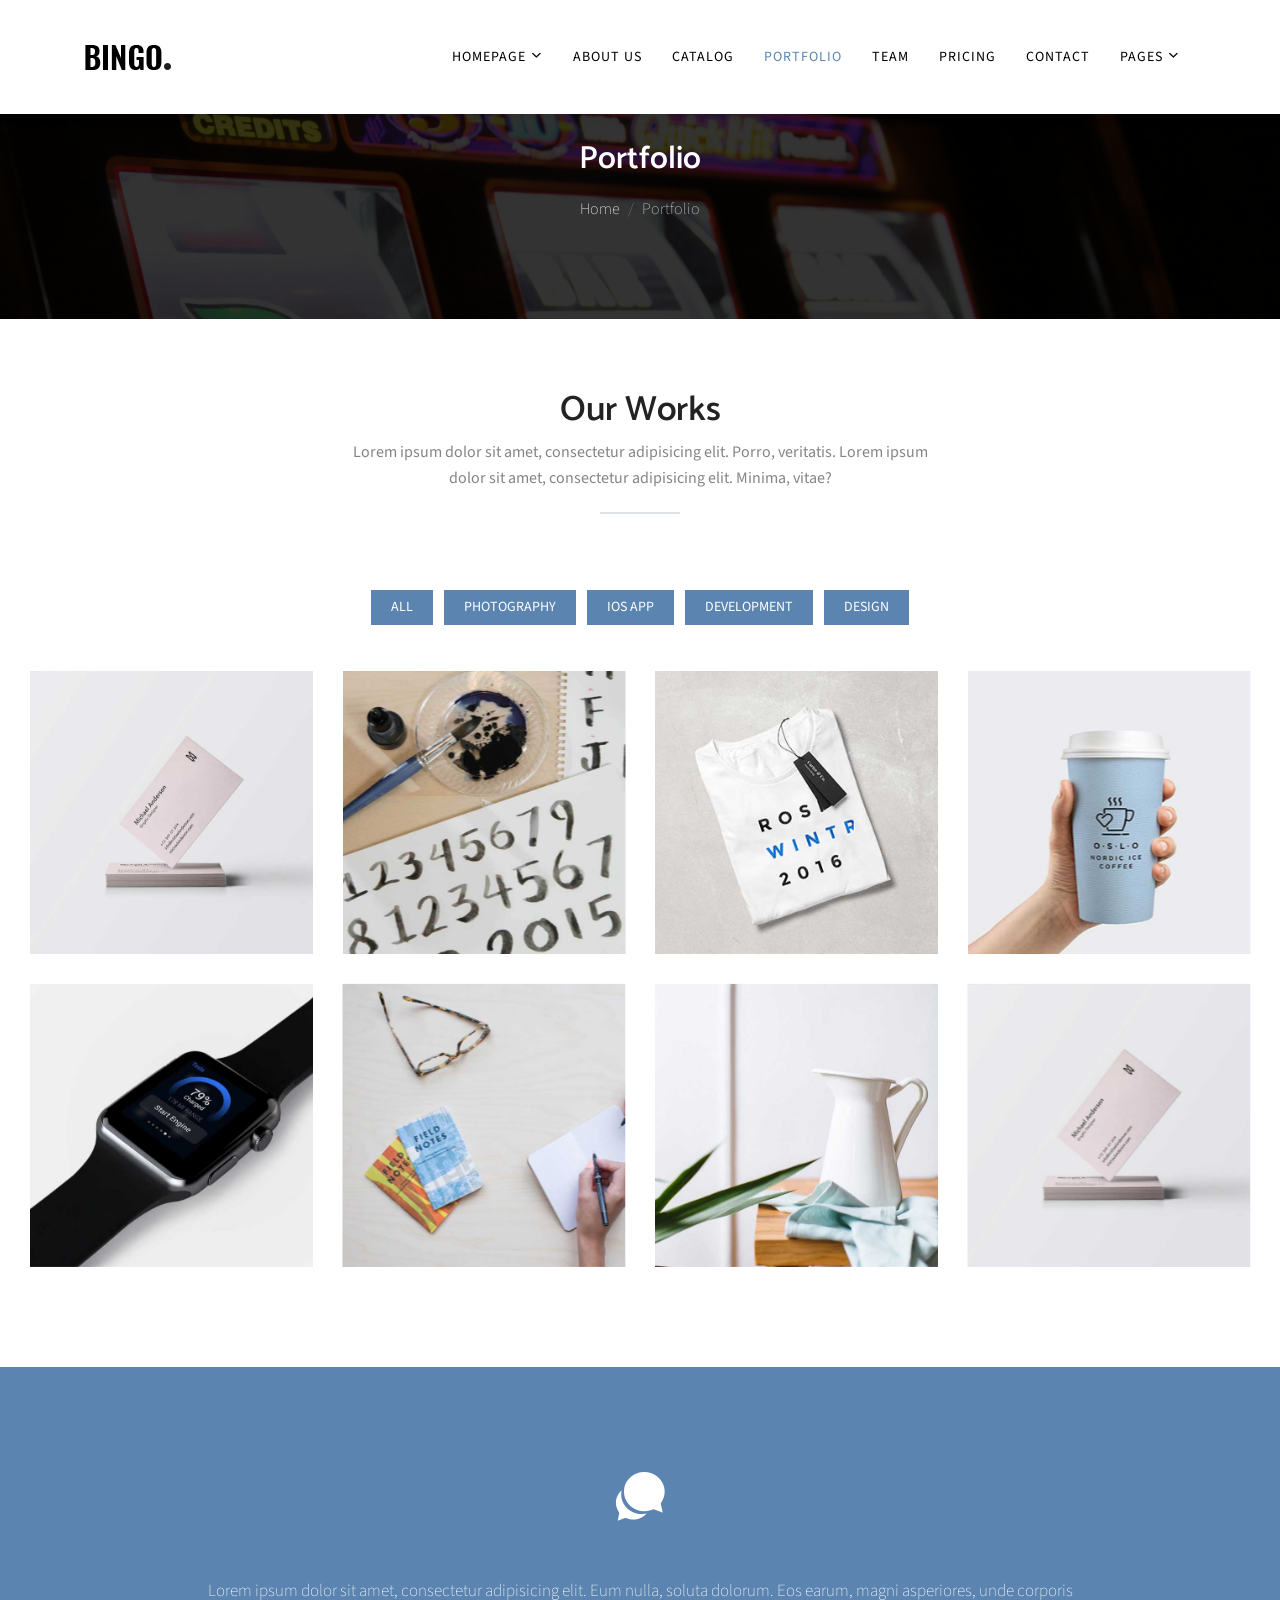
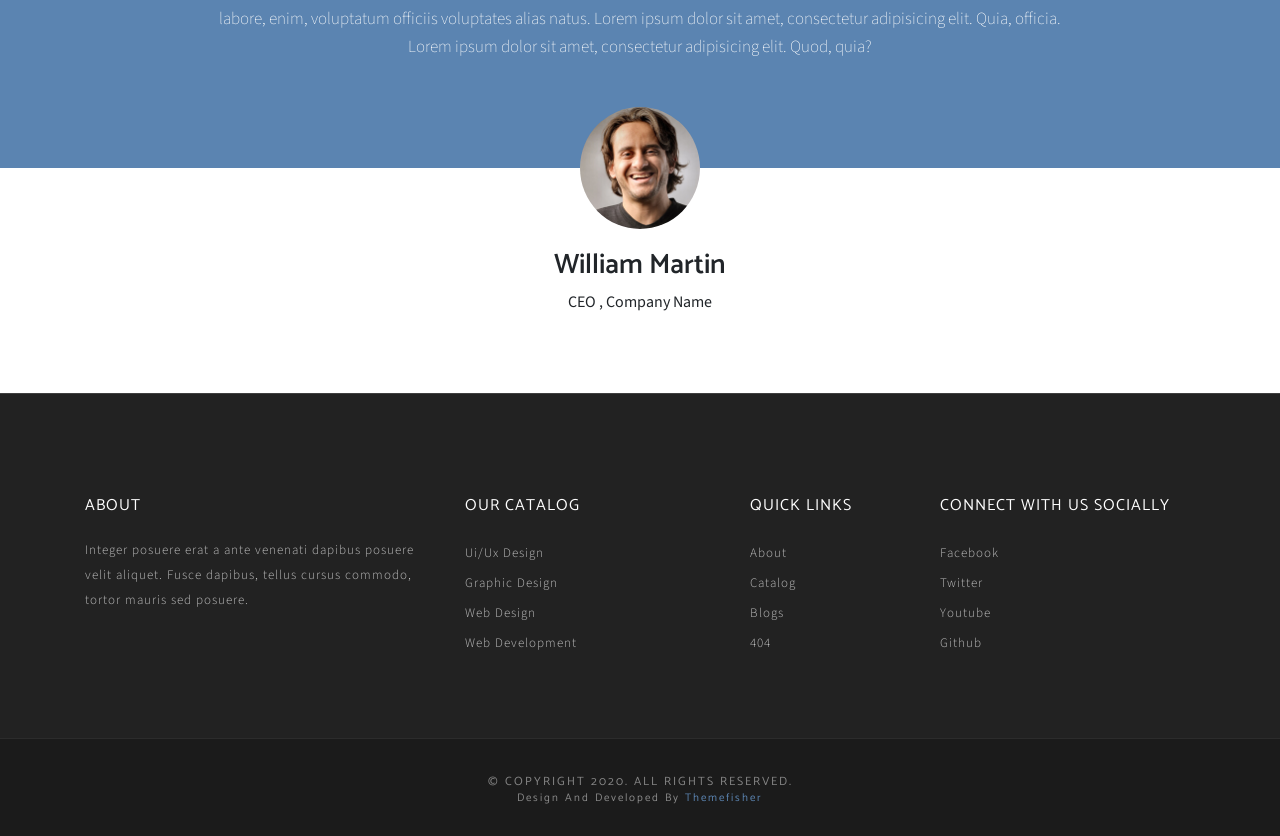
<file: portfolio.html>
<!DOCTYPE html>

<!--
 // WEBSITE: https://themefisher.com
 // TWITTER: https://twitter.com/themefisher
 // FACEBOOK: https://www.facebook.com/themefisher
 // GITHUB: https://github.com/themefisher/
-->

<html lang="en">
    <head>
        <!-- Basic Page Needs
  ================================================== -->
        <meta charset="utf-8" />
        <title>Bingo | Responsive Multipurpose Parallax HTML5 Template</title>

        <!-- Mobile Specific Metas
  ================================================== -->
        <meta http-equiv="X-UA-Compatible" content="IE=edge" />
        <meta
            name="description"
            content="One page parallax responsive HTML Template"
        />
        <meta
            name="viewport"
            content="width=device-width, initial-scale=1.0, maximum-scale=5.0"
        />
        <meta name="author" content="Themefisher" />
        <meta name="generator" content="Themefisher Bingo HTML Template v1.0" />

        <!-- Favicon -->
        <link
            rel="shortcut icon"
            type="image/x-icon"
            href="images/favicon.png"
        />

        <!-- CSS
  ================================================== -->
        <!-- Themefisher Icon font -->
        <link rel="stylesheet" href="plugins/themefisher-font/style.css" />
        <!-- bootstrap.min css -->
        <link rel="stylesheet" href="plugins/bootstrap/bootstrap.min.css" />
        <!-- Lightbox.min css -->
        <link rel="stylesheet" href="plugins/lightbox2/css/lightbox.min.css" />
        <!-- animation css -->
        <link rel="stylesheet" href="plugins/animate/animate.css" />
        <!-- Slick Carousel -->
        <link rel="stylesheet" href="plugins/slick/slick.css" />
        <!-- Main Stylesheet -->
        <link rel="stylesheet" href="css/style.css" />
    </head>
    <body id="body">
        <!--
  Start Preloader
  ==================================== -->
        <div id="preloader">
            <div class="preloader">
                <span></span>
                <span></span>
                <span></span>
                <span></span>
                <span></span>
                <span></span>
            </div>
        </div>
        <!--
  End Preloader
  ==================================== -->

        <!--
Fixed Navigation
==================================== -->
        <header class="navigation fixed-top">
            <div class="container">
                <!-- main nav -->
                <nav class="navbar navbar-expand-lg navbar-light px-0">
                    <!-- logo -->
                    <a class="navbar-brand logo" href="index.html">
                        <img
                            loading="lazy"
                            class="logo-default"
                            src="images/logo.png"
                            alt="logo"
                        />
                        <img
                            loading="lazy"
                            class="logo-white"
                            src="images/logo-white.png"
                            alt="logo"
                        />
                    </a>
                    <!-- /logo -->
                    <button
                        class="navbar-toggler"
                        type="button"
                        data-toggle="collapse"
                        data-target="#navigation"
                        aria-controls="navigation"
                        aria-expanded="false"
                        aria-label="Toggle navigation"
                    >
                        <span class="navbar-toggler-icon"></span>
                    </button>

                    <div class="collapse navbar-collapse" id="navigation">
                        <ul class="navbar-nav ml-auto text-center">
                            <li class="nav-item dropdown">
                                <a
                                    class="nav-link dropdown-toggle"
                                    href="#!"
                                    id="navbarDropdown"
                                    role="button"
                                    data-toggle="dropdown"
                                    aria-haspopup="true"
                                    aria-expanded="false"
                                >
                                    Homepage <i class="tf-ion-chevron-down"></i>
                                </a>
                                <ul
                                    class="dropdown-menu"
                                    aria-labelledby="navbarDropdown"
                                >
                                    <li>
                                        <a
                                            class="dropdown-item"
                                            href="index.html"
                                            >Homepage</a
                                        >
                                    </li>
                                    <li>
                                        <a
                                            class="dropdown-item"
                                            href="onepage-slider.html"
                                            >Onepage</a
                                        >
                                    </li>
                                    <li>
                                        <a
                                            class="dropdown-item"
                                            href="onepage-text.html"
                                            >Onepage 2</a
                                        >
                                    </li>

                                    <li
                                        class="dropdown dropdown-submenu dropright"
                                    >
                                        <a
                                            class="dropdown-item dropdown-toggle"
                                            href="#!"
                                            id="dropdown0501"
                                            role="button"
                                            data-toggle="dropdown"
                                            aria-haspopup="true"
                                            aria-expanded="false"
                                            >Sub Menu
                                            <i class="tf-ion-chevron-down"></i
                                        ></a>

                                        <ul
                                            class="dropdown-menu"
                                            aria-labelledby="dropdown0501"
                                        >
                                            <li>
                                                <a
                                                    class="dropdown-item"
                                                    href="index.html"
                                                    >Submenu 01</a
                                                >
                                            </li>
                                            <li>
                                                <a
                                                    class="dropdown-item"
                                                    href="index.html"
                                                    >Submenu 02</a
                                                >
                                            </li>
                                        </ul>
                                    </li>
                                </ul>
                            </li>
                            <li class="nav-item">
                                <a class="nav-link" href="about.html"
                                    >About Us</a
                                >
                            </li>
                            <li class="nav-item">
                                <a class="nav-link" href="service.html"
                                    >Catalog</a
                                >
                            </li>
                            <li class="nav-item active">
                                <a class="nav-link" href="portfolio.html"
                                    >Portfolio</a
                                >
                            </li>
                            <li class="nav-item">
                                <a class="nav-link" href="team.html">Team</a>
                            </li>
                            <li class="nav-item">
                                <a class="nav-link" href="pricing.html"
                                    >Pricing</a
                                >
                            </li>
                            <li class="nav-item">
                                <a class="nav-link" href="contact.html"
                                    >Contact</a
                                >
                            </li>
                            <li class="nav-item dropdown">
                                <a
                                    class="nav-link dropdown-toggle"
                                    href="#!"
                                    id="navbarDropdown02"
                                    role="button"
                                    data-toggle="dropdown"
                                    aria-haspopup="true"
                                    aria-expanded="false"
                                >
                                    Pages <i class="tf-ion-chevron-down"></i>
                                </a>
                                <ul
                                    class="dropdown-menu"
                                    aria-labelledby="navbarDropdown02"
                                >
                                    <li>
                                        <a class="dropdown-item" href="404.html"
                                            >404 Page</a
                                        >
                                    </li>
                                    <li>
                                        <a
                                            class="dropdown-item"
                                            href="blog.html"
                                            >Blog Page</a
                                        >
                                    </li>
                                    <li>
                                        <a class="dropdown-item"
                                            >Blog Single Page</a
                                        >
                                    </li>

                                    <li
                                        class="dropdown dropdown-submenu dropleft"
                                    >
                                        <a
                                            class="dropdown-item dropdown-toggle"
                                            href="#!"
                                            id="dropdown0201"
                                            role="button"
                                            data-toggle="dropdown"
                                            aria-haspopup="true"
                                            aria-expanded="false"
                                            >Sub Menu
                                            <i class="tf-ion-chevron-down"></i
                                        ></a>

                                        <ul
                                            class="dropdown-menu"
                                            aria-labelledby="dropdown0201"
                                        >
                                            <li>
                                                <a
                                                    class="dropdown-item"
                                                    href="index.html"
                                                    >Submenu 01</a
                                                >
                                            </li>
                                            <li>
                                                <a
                                                    class="dropdown-item"
                                                    href="index.html"
                                                    >Submenu 02</a
                                                >
                                            </li>
                                        </ul>
                                    </li>
                                </ul>
                            </li>
                        </ul>
                    </div>
                </nav>
                <!-- /main nav -->
            </div>
        </header>
        <!--
End Fixed Navigation
==================================== -->

        <section class="single-page-header">
            <div class="container">
                <div class="row">
                    <div class="col-md-12">
                        <h2>Portfolio</h2>
                        <ol
                            class="breadcrumb header-bradcrumb justify-content-center"
                        >
                            <li class="breadcrumb-item">
                                <a href="index.html" class="text-white">Home</a>
                            </li>
                            <li
                                class="breadcrumb-item active"
                                aria-current="page"
                            >
                                Portfolio
                            </li>
                        </ol>
                    </div>
                </div>
            </div>
        </section>

        <!-- Start Portfolio Section
		=========================================== -->

        <section class="portfolio section-sm" id="portfolio">
            <div class="container-fluid">
                <div class="row justify-content-center">
                    <div class="col-xl-6 col-lg-8">
                        <!-- section title -->
                        <div class="title text-center">
                            <h2>Our Works</h2>
                            <p>
                                Lorem ipsum dolor sit amet, consectetur
                                adipisicing elit. Porro, veritatis. Lorem ipsum
                                dolor sit amet, consectetur adipisicing elit.
                                Minima, vitae?
                            </p>
                            <div class="border"></div>
                        </div>
                        <!-- /section title -->
                    </div>
                </div>

                <div class="row">
                    <div class="col-lg-12">
                        <div class="portfolio-filter">
                            <button type="button" data-filter="all">All</button>
                            <button type="button" data-filter="photography">
                                Photography
                            </button>
                            <button type="button" data-filter="ios">
                                IOS App
                            </button>
                            <button type="button" data-filter="development">
                                Development
                            </button>
                            <button type="button" data-filter="design">
                                Design
                            </button>
                        </div>

                        <div class="row">
                            <div class="col-12">
                                <div class="filtr-container">
                                    <div
                                        class="col-md-3 col-sm-6 col-xs-6 filtr-item"
                                        data-category="mix, design"
                                    >
                                        <div class="portfolio-block">
                                            <img
                                                class="img-fluid"
                                                src="images/portfolio/portfolio-1.jpg"
                                                alt=""
                                            />
                                            <div class="caption">
                                                <a
                                                    class="search-icon"
                                                    href="images/portfolio/portfolio-1.jpg"
                                                    data-lightbox="image-1"
                                                >
                                                    <i
                                                        class="tf-ion-ios-search-strong"
                                                    ></i>
                                                </a>
                                                <h4>
                                                    <a href="portfolio.html"
                                                        >AirBnB Postcard</a
                                                    >
                                                </h4>
                                            </div>
                                        </div>
                                    </div>
                                    <div
                                        class="col-md-3 col-sm-6 col-xs-6 filtr-item"
                                        data-category="mix, design, ios"
                                    >
                                        <div class="portfolio-block">
                                            <img
                                                class="img-fluid"
                                                src="images/portfolio/portfolio-2.jpg"
                                                alt=""
                                            />
                                            <div class="caption">
                                                <a
                                                    class="search-icon"
                                                    href="images/portfolio/portfolio-2.jpg"
                                                    data-lightbox="image-1"
                                                >
                                                    <i
                                                        class="tf-ion-ios-search-strong"
                                                    ></i>
                                                </a>
                                                <h4>
                                                    <a href="portfolio.html"
                                                        >AirBnB Postcard</a
                                                    >
                                                </h4>
                                            </div>
                                        </div>
                                    </div>
                                    <div
                                        class="col-md-3 col-sm-6 col-xs-6 filtr-item"
                                        data-category="mix, photography, development"
                                    >
                                        <div class="portfolio-block">
                                            <img
                                                class="img-fluid"
                                                src="images/portfolio/portfolio-3.jpg"
                                                alt=""
                                            />
                                            <div class="caption">
                                                <a
                                                    class="search-icon"
                                                    href="images/portfolio/portfolio-3.jpg"
                                                    data-lightbox="image-1"
                                                >
                                                    <i
                                                        class="tf-ion-ios-search-strong"
                                                    ></i>
                                                </a>
                                                <h4>
                                                    <a href="portfolio.html"
                                                        >AirBnB Postcard</a
                                                    >
                                                </h4>
                                            </div>
                                        </div>
                                    </div>
                                    <div
                                        class="col-md-3 col-sm-6 col-xs-6 filtr-item"
                                        data-category="mix, photography, ios"
                                    >
                                        <div class="portfolio-block">
                                            <img
                                                class="img-fluid"
                                                src="images/portfolio/portfolio-4.jpg"
                                                alt=""
                                            />
                                            <div class="caption">
                                                <a
                                                    class="search-icon"
                                                    href="images/portfolio/portfolio-4.jpg"
                                                    data-lightbox="image-1"
                                                >
                                                    <i
                                                        class="tf-ion-ios-search-strong"
                                                    ></i>
                                                </a>
                                                <h4>
                                                    <a href="portfolio.html"
                                                        >AirBnB Postcard</a
                                                    >
                                                </h4>
                                            </div>
                                        </div>
                                    </div>
                                    <div
                                        class="col-md-3 col-sm-6 col-xs-6 filtr-item"
                                        data-category="mix, design"
                                    >
                                        <div class="portfolio-block">
                                            <img
                                                class="img-fluid"
                                                src="images/portfolio/portfolio-5.jpg"
                                                alt=""
                                            />
                                            <div class="caption">
                                                <a
                                                    class="search-icon"
                                                    href="images/portfolio/portfolio-5.jpg"
                                                    data-lightbox="image-1"
                                                >
                                                    <i
                                                        class="tf-ion-ios-search-strong"
                                                    ></i>
                                                </a>
                                                <h4>
                                                    <a href="portfolio.html"
                                                        >AirBnB Postcard</a
                                                    >
                                                </h4>
                                            </div>
                                        </div>
                                    </div>
                                    <div
                                        class="col-md-3 col-sm-6 col-xs-6 filtr-item"
                                        data-category="mix, design, development"
                                    >
                                        <div class="portfolio-block">
                                            <img
                                                class="img-fluid"
                                                src="images/portfolio/portfolio-6.jpg"
                                                alt=""
                                            />
                                            <div class="caption">
                                                <a
                                                    class="search-icon"
                                                    href="images/portfolio/portfolio-6.jpg"
                                                    data-lightbox="image-1"
                                                >
                                                    <i
                                                        class="tf-ion-ios-search-strong"
                                                    ></i>
                                                </a>
                                                <h4>
                                                    <a href="portfolio.html"
                                                        >AirBnB Postcard</a
                                                    >
                                                </h4>
                                            </div>
                                        </div>
                                    </div>
                                    <div
                                        class="col-md-3 col-sm-6 col-xs-6 filtr-item"
                                        data-category="mix, photography"
                                    >
                                        <div class="portfolio-block">
                                            <img
                                                class="img-fluid"
                                                src="images/portfolio/portfolio-7.jpg"
                                                alt=""
                                            />
                                            <div class="caption">
                                                <a
                                                    class="search-icon"
                                                    href="images/portfolio/portfolio-7.jpg"
                                                    data-lightbox="image-1"
                                                >
                                                    <i
                                                        class="tf-ion-ios-search-strong"
                                                    ></i>
                                                </a>
                                                <h4>
                                                    <a href="portfolio.html"
                                                        >AirBnB Postcard</a
                                                    >
                                                </h4>
                                            </div>
                                        </div>
                                    </div>
                                    <div
                                        class="col-md-3 col-sm-6 col-xs-6 filtr-item"
                                        data-category="mix, design, development"
                                    >
                                        <div class="portfolio-block">
                                            <img
                                                class="img-fluid"
                                                src="images/portfolio/portfolio-1.jpg"
                                                alt=""
                                            />
                                            <div class="caption">
                                                <a
                                                    class="search-icon"
                                                    href="images/portfolio/portfolio-1.jpg"
                                                    data-lightbox="image-1"
                                                >
                                                    <i
                                                        class="tf-ion-ios-search-strong"
                                                    ></i>
                                                </a>
                                                <h4>
                                                    <a href="portfolio.html"
                                                        >AirBnB Postcard</a
                                                    >
                                                </h4>
                                            </div>
                                        </div>
                                    </div>
                                </div>
                            </div>
                        </div>
                    </div>
                    <!-- /end col-lg-12 -->
                </div>
                <!-- end row -->
            </div>
            <!-- end container -->
        </section>
        <!-- End section -->
        <!-- Start Testimonial
=========================================== -->

        <section class="testimonial section" id="testimonial">
            <div class="container">
                <div class="row">
                    <div class="col-lg-12">
                        <!-- testimonial wrapper -->
                        <div class="testimonial-slider">
                            <!-- testimonial single -->
                            <div class="item text-center">
                                <i class="tf-ion-chatbubbles"></i>
                                <!-- client info -->
                                <div class="client-details">
                                    <p>
                                        Lorem ipsum dolor sit amet, consectetur
                                        adipisicing elit. Eum nulla, soluta
                                        dolorum. Eos earum, magni asperiores,
                                        unde corporis labore, enim, voluptatum
                                        officiis voluptates alias natus. Lorem
                                        ipsum dolor sit amet, consectetur
                                        adipisicing elit. Quia, officia. Lorem
                                        ipsum dolor sit amet, consectetur
                                        adipisicing elit. Quod, quia?
                                    </p>
                                </div>
                                <!-- /client info -->
                                <!-- client photo -->
                                <div class="client-thumb">
                                    <img
                                        loading="lazy"
                                        src="images/client-logo/clients-1.jpg"
                                        class="img-fluid"
                                        alt=""
                                    />
                                </div>
                                <div class="client-meta">
                                    <h3>William Martin</h3>
                                    <span>CEO , Company Name</span>
                                </div>
                                <!-- /client photo -->
                            </div>
                            <!-- /testimonial single -->

                            <!-- testimonial single -->
                            <div class="item text-center">
                                <i class="tf-ion-chatbubbles"></i>
                                <!-- client info -->
                                <div class="client-details">
                                    <p>
                                        Lorem ipsum dolor sit amet, consectetur
                                        adipisicing elit. Eum nulla, soluta
                                        dolorum. Eos earum, magni asperiores,
                                        unde corporis labore, enim, voluptatum
                                        officiis voluptates alias natus. Lorem
                                        ipsum dolor sit amet, consectetur
                                        adipisicing elit. Quia, officia. Lorem
                                        ipsum dolor sit amet, consectetur
                                        adipisicing elit. Quod, quia?
                                    </p>
                                </div>
                                <!-- /client info -->
                                <!-- client photo -->
                                <div class="client-thumb">
                                    <img
                                        loading="lazy"
                                        src="images/client-logo/clients-2.jpg"
                                        class="img-fluid"
                                        alt=""
                                    />
                                </div>
                                <div class="client-meta">
                                    <h3>Emma Harrison</h3>
                                    <span>CEO , Company Name</span>
                                </div>
                                <!-- /client photo -->
                            </div>
                            <!-- /testimonial single -->

                            <!-- testimonial single -->
                            <div class="item text-center">
                                <i class="tf-ion-chatbubbles"></i>
                                <!-- client info -->
                                <div class="client-details">
                                    <p>
                                        Lorem ipsum dolor sit amet, consectetur
                                        adipisicing elit. Eum nulla, soluta
                                        dolorum. Eos earum, magni asperiores,
                                        unde corporis labore, enim, voluptatum
                                        officiis voluptates alias natus. Lorem
                                        ipsum dolor sit amet, consectetur
                                        adipisicing elit. Quia, officia. Lorem
                                        ipsum dolor sit amet, consectetur
                                        adipisicing elit. Quod, quia?
                                    </p>
                                </div>
                                <!-- /client info -->
                                <!-- client photo -->
                                <div class="client-thumb">
                                    <img
                                        loading="lazy"
                                        src="images/client-logo/clients-3.jpg"
                                        class="img-fluid"
                                        alt=""
                                    />
                                </div>
                                <div class="client-meta">
                                    <h3>Alexander Lucas</h3>
                                    <span>CEO , Company Name</span>
                                </div>
                                <!-- /client photo -->
                            </div>
                            <!-- /testimonial single -->
                        </div>
                    </div>
                    <!-- end col lg 12 -->
                </div>
                <!-- End row -->
            </div>
            <!-- End container -->
        </section>
        <!-- End Section -->

        <footer id="footer" class="bg-one">
            <div class="top-footer">
                <div class="container">
                    <div class="row justify-content-around">
                        <div class="col-lg-4 col-md-6 mb-5 mb-lg-0">
                            <h3>about</h3>
                            <p>
                                Integer posuere erat a ante venenati dapibus
                                posuere velit aliquet. Fusce dapibus, tellus
                                cursus commodo, tortor mauris sed posuere.
                            </p>
                        </div>
                        <!-- End of .col-sm-3 -->

                        <div class="col-lg-3 col-md-6 mb-5 mb-lg-0">
                            <ul>
                                <li>
                                    <h3>Our Catalog</h3>
                                </li>
                                <li><a href="service.html">Ui/Ux Design</a></li>
                                <li>
                                    <a href="service.html">Graphic Design</a>
                                </li>
                                <li><a href="service.html">Web Design</a></li>
                                <li>
                                    <a href="service.html">Web Development</a>
                                </li>
                            </ul>
                        </div>
                        <!-- End of .col-sm-3 -->

                        <div class="col-lg-2 col-md-6 mb-5 mb-md-0">
                            <ul>
                                <li>
                                    <h3>Quick Links</h3>
                                </li>
                                <li><a href="about.html">About</a></li>
                                <li><a href="service.html">Catalog</a></li>
                                <li><a href="blog.html">Blogs</a></li>
                                <li><a href="404.html">404</a></li>
                            </ul>
                        </div>
                        <!-- End of .col-sm-3 -->

                        <div class="col-lg-3 col-md-6">
                            <ul>
                                <li>
                                    <h3>Connect with us Socially</h3>
                                </li>
                                <li>
                                    <a
                                        href="https://www.facebook.com/themefisher/"
                                        >Facebook</a
                                    >
                                </li>
                                <li>
                                    <a
                                        href="https://www.twitter.com/themefisher/"
                                        >Twitter</a
                                    >
                                </li>
                                <li>
                                    <a
                                        href="https://www.youtube.com/channel/UCx9qVW8VF0LmTi4OF2F8YdA"
                                        >Youtube</a
                                    >
                                </li>
                                <li>
                                    <a
                                        href="https://www.github.com/themefisher/"
                                        >Github</a
                                    >
                                </li>
                            </ul>
                        </div>
                        <!-- End of .col-sm-3 -->
                    </div>
                </div>
                <!-- end container -->
            </div>
            <div class="footer-bottom">
                <h5>&copy; Copyright 2020. All rights reserved.</h5>
                <h6>
                    Design and Developed by
                    <a href="https://themefisher.com/">Themefisher</a>
                </h6>
            </div>
        </footer>
        <!-- end footer -->

        <!-- end Footer Area
========================================== -->
        <!-- 
    Essential Scripts
    =====================================-->
        <!-- Main jQuery -->
        <script src="plugins/jquery/jquery.min.js"></script>

        <!-- Bootstrap4 -->
        <script src="plugins/bootstrap/bootstrap.min.js"></script>
        <!-- Parallax -->
        <script src="plugins/parallax/jquery.parallax-1.1.3.js"></script>
        <!-- lightbox -->
        <script src="plugins/lightbox2/js/lightbox.min.js"></script>
        <!-- Owl Carousel -->
        <script src="plugins/slick/slick.min.js"></script>
        <!-- filter -->
        <script src="plugins/filterizr/jquery.filterizr.min.js"></script>
        <!-- Smooth Scroll js -->
        <script src="plugins/smooth-scroll/smooth-scroll.min.js"></script>

        <!-- Custom js -->
        <script src="js/script.js"></script>
        <script src="js/cookiebanner.js"></script>
    </body>
</html>
</file>
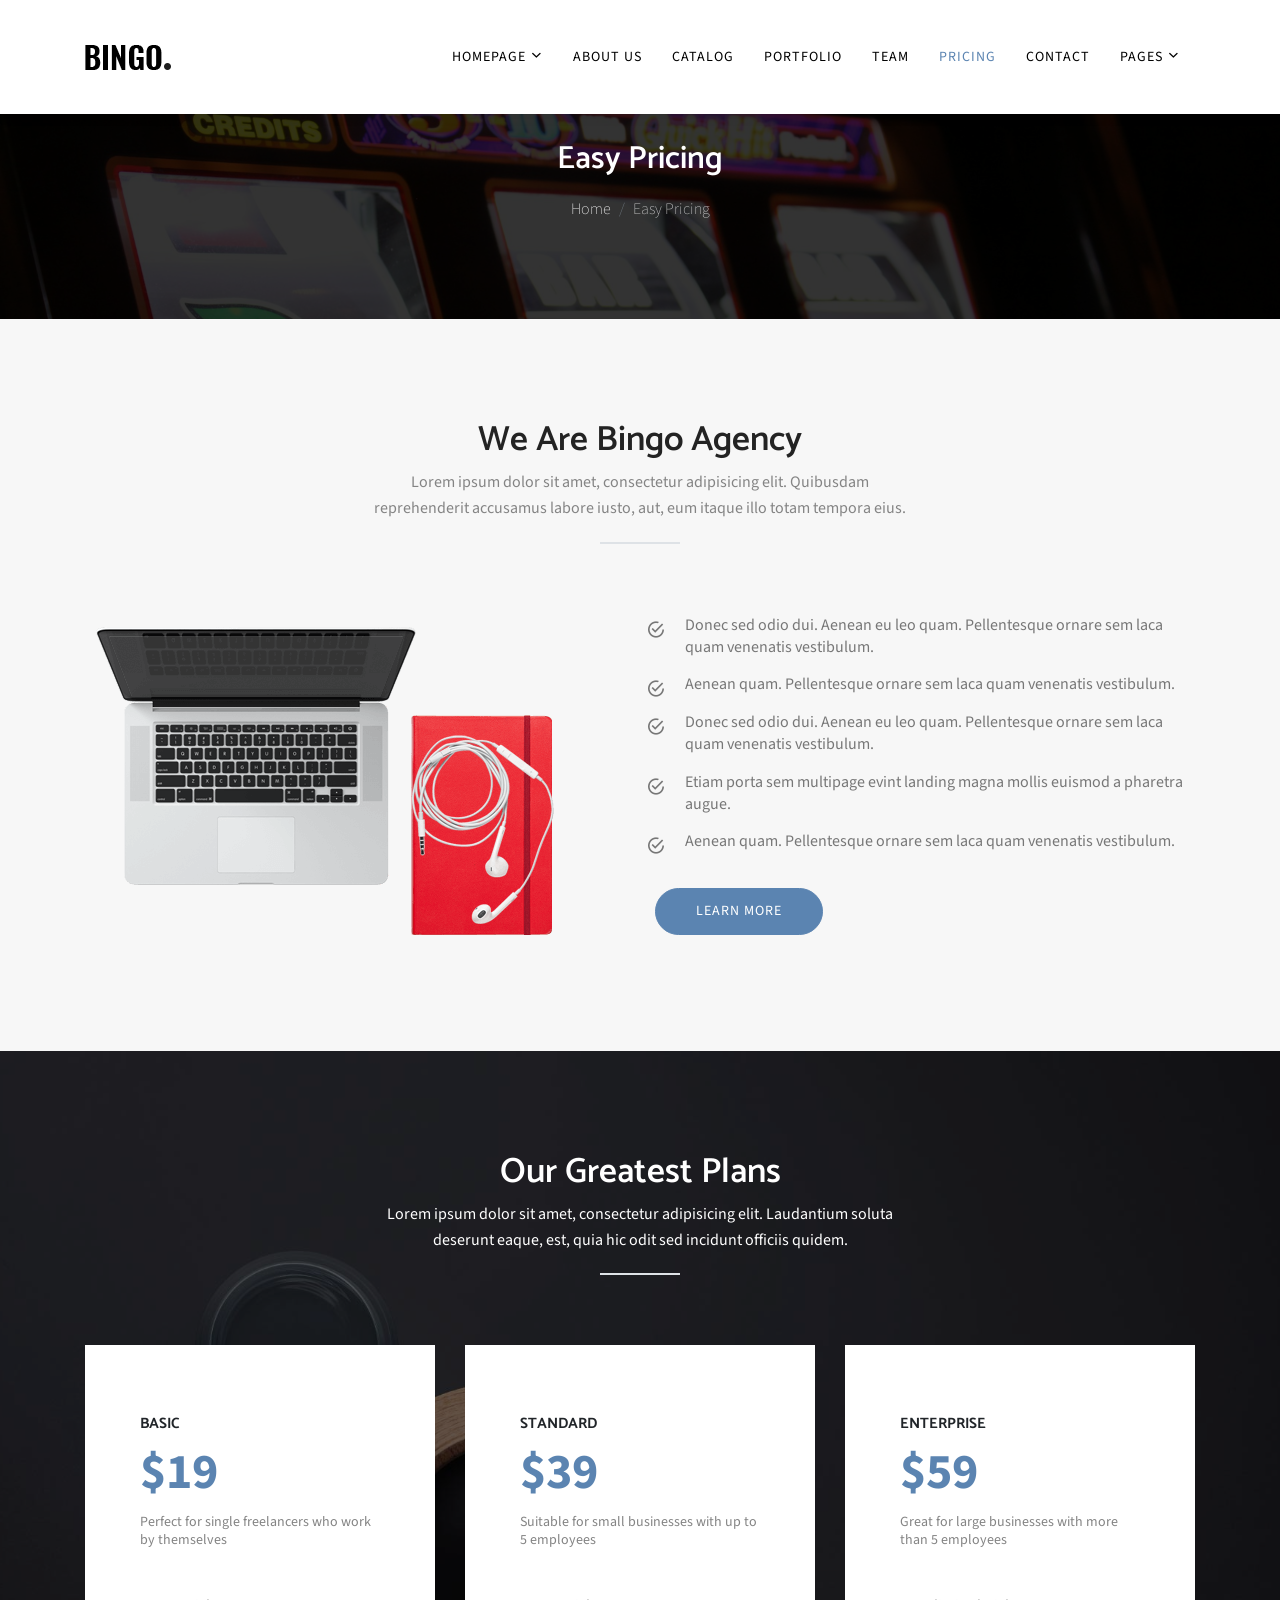
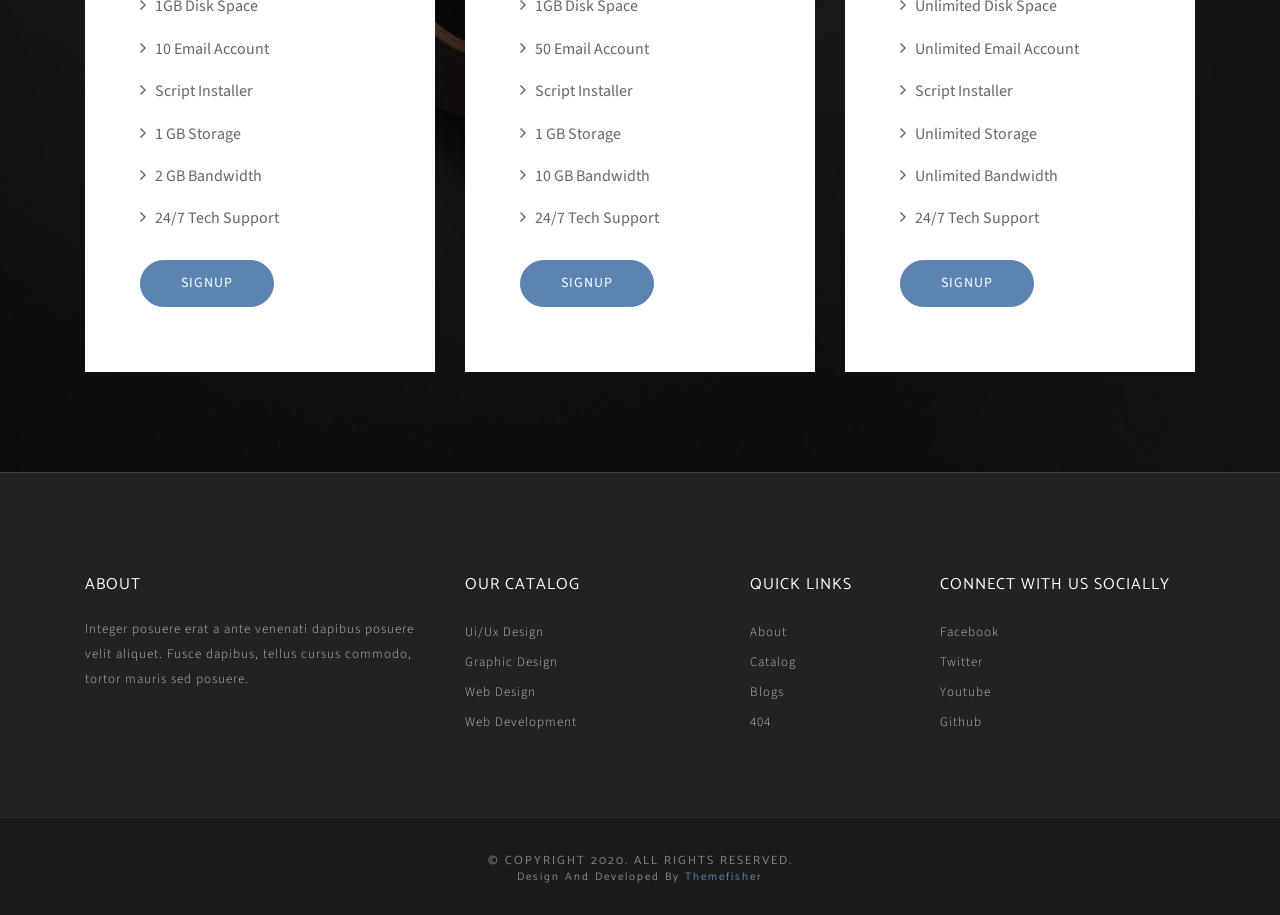
<file: pricing.html>
<!DOCTYPE html>

<!--
 // WEBSITE: https://themefisher.com
 // TWITTER: https://twitter.com/themefisher
 // FACEBOOK: https://www.facebook.com/themefisher
 // GITHUB: https://github.com/themefisher/
-->

<html lang="en">
    <head>
        <!-- Basic Page Needs
  ================================================== -->
        <meta charset="utf-8" />
        <title>Bingo | Responsive Multipurpose Parallax HTML5 Template</title>

        <!-- Mobile Specific Metas
  ================================================== -->
        <meta http-equiv="X-UA-Compatible" content="IE=edge" />
        <meta
            name="description"
            content="One page parallax responsive HTML Template"
        />
        <meta
            name="viewport"
            content="width=device-width, initial-scale=1.0, maximum-scale=5.0"
        />
        <meta name="author" content="Themefisher" />
        <meta name="generator" content="Themefisher Bingo HTML Template v1.0" />

        <!-- Favicon -->
        <link
            rel="shortcut icon"
            type="image/x-icon"
            href="images/favicon.png"
        />

        <!-- CSS
  ================================================== -->
        <!-- Themefisher Icon font -->
        <link rel="stylesheet" href="plugins/themefisher-font/style.css" />
        <!-- bootstrap.min css -->
        <link rel="stylesheet" href="plugins/bootstrap/bootstrap.min.css" />
        <!-- Lightbox.min css -->
        <link rel="stylesheet" href="plugins/lightbox2/css/lightbox.min.css" />
        <!-- animation css -->
        <link rel="stylesheet" href="plugins/animate/animate.css" />
        <!-- Slick Carousel -->
        <link rel="stylesheet" href="plugins/slick/slick.css" />
        <!-- Main Stylesheet -->
        <link rel="stylesheet" href="css/style.css" />
    </head>
    <body id="body">
        <!--
  Start Preloader
  ==================================== -->
        <div id="preloader">
            <div class="preloader">
                <span></span>
                <span></span>
                <span></span>
                <span></span>
                <span></span>
                <span></span>
            </div>
        </div>
        <!--
  End Preloader
  ==================================== -->

        <!--
Fixed Navigation
==================================== -->
        <header class="navigation fixed-top">
            <div class="container">
                <!-- main nav -->
                <nav class="navbar navbar-expand-lg navbar-light px-0">
                    <!-- logo -->
                    <a class="navbar-brand logo" href="index.html">
                        <img
                            loading="lazy"
                            class="logo-default"
                            src="images/logo.png"
                            alt="logo"
                        />
                        <img
                            loading="lazy"
                            class="logo-white"
                            src="images/logo-white.png"
                            alt="logo"
                        />
                    </a>
                    <!-- /logo -->
                    <button
                        class="navbar-toggler"
                        type="button"
                        data-toggle="collapse"
                        data-target="#navigation"
                        aria-controls="navigation"
                        aria-expanded="false"
                        aria-label="Toggle navigation"
                    >
                        <span class="navbar-toggler-icon"></span>
                    </button>

                    <div class="collapse navbar-collapse" id="navigation">
                        <ul class="navbar-nav ml-auto text-center">
                            <li class="nav-item dropdown">
                                <a
                                    class="nav-link dropdown-toggle"
                                    href="#!"
                                    id="navbarDropdown"
                                    role="button"
                                    data-toggle="dropdown"
                                    aria-haspopup="true"
                                    aria-expanded="false"
                                >
                                    Homepage <i class="tf-ion-chevron-down"></i>
                                </a>
                                <ul
                                    class="dropdown-menu"
                                    aria-labelledby="navbarDropdown"
                                >
                                    <li>
                                        <a
                                            class="dropdown-item"
                                            href="index.html"
                                            >Homepage</a
                                        >
                                    </li>
                                    <li>
                                        <a
                                            class="dropdown-item"
                                            href="onepage-slider.html"
                                            >Onepage</a
                                        >
                                    </li>
                                    <li>
                                        <a
                                            class="dropdown-item"
                                            href="onepage-text.html"
                                            >Onepage 2</a
                                        >
                                    </li>

                                    <li
                                        class="dropdown dropdown-submenu dropright"
                                    >
                                        <a
                                            class="dropdown-item dropdown-toggle"
                                            href="#!"
                                            id="dropdown0501"
                                            role="button"
                                            data-toggle="dropdown"
                                            aria-haspopup="true"
                                            aria-expanded="false"
                                            >Sub Menu
                                            <i class="tf-ion-chevron-down"></i
                                        ></a>

                                        <ul
                                            class="dropdown-menu"
                                            aria-labelledby="dropdown0501"
                                        >
                                            <li>
                                                <a
                                                    class="dropdown-item"
                                                    href="index.html"
                                                    >Submenu 01</a
                                                >
                                            </li>
                                            <li>
                                                <a
                                                    class="dropdown-item"
                                                    href="index.html"
                                                    >Submenu 02</a
                                                >
                                            </li>
                                        </ul>
                                    </li>
                                </ul>
                            </li>
                            <li class="nav-item">
                                <a class="nav-link" href="about.html"
                                    >About Us</a
                                >
                            </li>
                            <li class="nav-item">
                                <a class="nav-link" href="service.html"
                                    >Catalog</a
                                >
                            </li>
                            <li class="nav-item">
                                <a class="nav-link" href="portfolio.html"
                                    >Portfolio</a
                                >
                            </li>
                            <li class="nav-item">
                                <a class="nav-link" href="team.html">Team</a>
                            </li>
                            <li class="nav-item active">
                                <a class="nav-link" href="pricing.html"
                                    >Pricing</a
                                >
                            </li>
                            <li class="nav-item">
                                <a class="nav-link" href="contact.html"
                                    >Contact</a
                                >
                            </li>
                            <li class="nav-item dropdown">
                                <a
                                    class="nav-link dropdown-toggle"
                                    href="#!"
                                    id="navbarDropdown02"
                                    role="button"
                                    data-toggle="dropdown"
                                    aria-haspopup="true"
                                    aria-expanded="false"
                                >
                                    Pages <i class="tf-ion-chevron-down"></i>
                                </a>
                                <ul
                                    class="dropdown-menu"
                                    aria-labelledby="navbarDropdown02"
                                >
                                    <li>
                                        <a class="dropdown-item" href="404.html"
                                            >404 Page</a
                                        >
                                    </li>
                                    <li>
                                        <a
                                            class="dropdown-item"
                                            href="blog.html"
                                            >Blog Page</a
                                        >
                                    </li>
                                    <li>
                                        <a class="dropdown-item"
                                            >Blog Single Page</a
                                        >
                                    </li>

                                    <li
                                        class="dropdown dropdown-submenu dropleft"
                                    >
                                        <a
                                            class="dropdown-item dropdown-toggle"
                                            href="#!"
                                            id="dropdown0201"
                                            role="button"
                                            data-toggle="dropdown"
                                            aria-haspopup="true"
                                            aria-expanded="false"
                                            >Sub Menu
                                            <i class="tf-ion-chevron-down"></i
                                        ></a>

                                        <ul
                                            class="dropdown-menu"
                                            aria-labelledby="dropdown0201"
                                        >
                                            <li>
                                                <a
                                                    class="dropdown-item"
                                                    href="index.html"
                                                    >Submenu 01</a
                                                >
                                            </li>
                                            <li>
                                                <a
                                                    class="dropdown-item"
                                                    href="index.html"
                                                    >Submenu 02</a
                                                >
                                            </li>
                                        </ul>
                                    </li>
                                </ul>
                            </li>
                        </ul>
                    </div>
                </nav>
                <!-- /main nav -->
            </div>
        </header>
        <!--
End Fixed Navigation
==================================== -->

        <section class="single-page-header">
            <div class="container">
                <div class="row">
                    <div class="col-md-12">
                        <h2>Easy Pricing</h2>
                        <ol
                            class="breadcrumb header-bradcrumb justify-content-center"
                        >
                            <li class="breadcrumb-item">
                                <a href="index.html" class="text-white">Home</a>
                            </li>
                            <li
                                class="breadcrumb-item active"
                                aria-current="page"
                            >
                                Easy Pricing
                            </li>
                        </ol>
                    </div>
                </div>
            </div>
        </section>

        <!--
Start About Section
==================================== -->
        <section class="about-2 section" id="about">
            <div class="container">
                <div class="row justify-content-center">
                    <!-- section title -->
                    <div class="col-lg-6">
                        <div class="title text-center">
                            <h2>We Are Bingo Agency</h2>
                            <p>
                                Lorem ipsum dolor sit amet, consectetur
                                adipisicing elit. Quibusdam reprehenderit
                                accusamus labore iusto, aut, eum itaque illo
                                totam tempora eius.
                            </p>
                            <div class="border"></div>
                        </div>
                    </div>
                    <!-- /section title -->
                </div>

                <div class="row">
                    <div class="col-md-6 mb-4 mb-md-0">
                        <img
                            loading="lazy"
                            src="images/about/about-2.png"
                            class="img-fluid"
                            alt=""
                        />
                    </div>
                    <div class="col-md-6">
                        <ul class="checklist">
                            <li>
                                Donec sed odio dui. Aenean eu leo quam.
                                Pellentesque ornare sem laca quam venenatis
                                vestibulum.
                            </li>
                            <li>
                                Aenean quam. Pellentesque ornare sem laca quam
                                venenatis vestibulum.
                            </li>
                            <li>
                                Donec sed odio dui. Aenean eu leo quam.
                                Pellentesque ornare sem laca quam venenatis
                                vestibulum.
                            </li>
                            <li>
                                Etiam porta sem multipage evint landing magna
                                mollis euismod a pharetra augue.
                            </li>
                            <li>
                                Aenean quam. Pellentesque ornare sem laca quam
                                venenatis vestibulum.
                            </li>
                        </ul>
                        <a href="about.html" class="btn btn-main mt-20"
                            >Learn More</a
                        >
                    </div>
                </div>
                <!-- End row -->
            </div>
            <!-- End container -->
        </section>
        <!-- End section -->
        <!-- Start Pricing section
		=========================================== -->
        <section class="pricing-table" id="pricing">
            <div class="container">
                <div class="row justify-content-center">
                    <!-- section title -->
                    <div class="col-xl-6 col-lg-8">
                        <div class="title title-white text-center">
                            <h2>Our Greatest Plans</h2>
                            <p>
                                Lorem ipsum dolor sit amet, consectetur
                                adipisicing elit. Laudantium soluta deserunt
                                eaque, est, quia hic odit sed incidunt officiis
                                quidem.
                            </p>
                            <div class="border"></div>
                        </div>
                    </div>
                    <!-- /section title -->
                </div>
                <div class="row">
                    <!-- single pricing table -->
                    <div class="col-lg-4 col-md-6">
                        <div class="pricing-item">
                            <!-- plan name & value -->
                            <div class="price-title">
                                <h3>Basic</h3>
                                <strong class="value">$19</strong>
                                <p>
                                    Perfect for single freelancers who work by
                                    themselves
                                </p>
                            </div>
                            <!-- /plan name & value -->

                            <!-- plan description -->
                            <ul>
                                <li>
                                    <i class="tf-ion-ios-arrow-forward"></i> 1GB
                                    Disk Space
                                </li>
                                <li>
                                    <i class="tf-ion-ios-arrow-forward"></i> 10
                                    Email Account
                                </li>
                                <li>
                                    <i class="tf-ion-ios-arrow-forward"></i>
                                    Script Installer
                                </li>
                                <li>
                                    <i class="tf-ion-ios-arrow-forward"></i> 1
                                    GB Storage
                                </li>
                                <li>
                                    <i class="tf-ion-ios-arrow-forward"></i> 2
                                    GB Bandwidth
                                </li>
                                <li>
                                    <i class="tf-ion-ios-arrow-forward"></i>
                                    24/7 Tech Support
                                </li>
                            </ul>
                            <!-- /plan description -->

                            <!-- signup button -->
                            <a class="btn btn-main" href="contact.html"
                                >Signup</a
                            >
                            <!-- /signup button -->
                        </div>
                    </div>
                    <!-- end single pricing table -->

                    <!-- single pricing table -->
                    <div class="col-lg-4 col-md-6">
                        <div class="pricing-item">
                            <!-- plan name & value -->
                            <div class="price-title">
                                <h3>Standard</h3>
                                <strong class="value">$39</strong>
                                <p>
                                    Suitable for small businesses with up to 5
                                    employees
                                </p>
                            </div>
                            <!-- /plan name & value -->

                            <!-- plan description -->
                            <ul>
                                <li>
                                    <i class="tf-ion-ios-arrow-forward"></i> 1GB
                                    Disk Space
                                </li>
                                <li>
                                    <i class="tf-ion-ios-arrow-forward"></i> 50
                                    Email Account
                                </li>
                                <li>
                                    <i class="tf-ion-ios-arrow-forward"></i>
                                    Script Installer
                                </li>
                                <li>
                                    <i class="tf-ion-ios-arrow-forward"></i> 1
                                    GB Storage
                                </li>
                                <li>
                                    <i class="tf-ion-ios-arrow-forward"></i> 10
                                    GB Bandwidth
                                </li>
                                <li>
                                    <i class="tf-ion-ios-arrow-forward"></i>
                                    24/7 Tech Support
                                </li>
                            </ul>
                            <!-- /plan description -->

                            <!-- signup button -->
                            <a class="btn btn-main" href="contact.html"
                                >Signup</a
                            >
                            <!-- /signup button -->
                        </div>
                    </div>
                    <!-- end single pricing table -->

                    <!-- single pricing table -->
                    <div class="col-lg-4 col-md-6">
                        <div class="pricing-item">
                            <!-- plan name & value -->
                            <div class="price-title">
                                <h3>Enterprise</h3>
                                <strong class="value">$59</strong>
                                <p>
                                    Great for large businesses with more than 5
                                    employees
                                </p>
                            </div>
                            <!-- /plan name & value -->

                            <!-- plan description -->
                            <ul>
                                <li>
                                    <i class="tf-ion-ios-arrow-forward"></i>
                                    Unlimited Disk Space
                                </li>
                                <li>
                                    <i class="tf-ion-ios-arrow-forward"></i>
                                    Unlimited Email Account
                                </li>
                                <li>
                                    <i class="tf-ion-ios-arrow-forward"></i>
                                    Script Installer
                                </li>
                                <li>
                                    <i class="tf-ion-ios-arrow-forward"></i>
                                    Unlimited Storage
                                </li>
                                <li>
                                    <i class="tf-ion-ios-arrow-forward"></i>
                                    Unlimited Bandwidth
                                </li>
                                <li>
                                    <i class="tf-ion-ios-arrow-forward"></i>
                                    24/7 Tech Support
                                </li>
                            </ul>
                            <!-- /plan description -->

                            <!-- signup button -->
                            <a class="btn btn-main" href="contact.html"
                                >Signup</a
                            >
                            <!-- /signup button -->
                        </div>
                    </div>
                    <!-- end single pricing table -->
                </div>
                <!-- End row -->
            </div>
            <!-- End container -->
        </section>
        <!-- End section -->

        <footer id="footer" class="bg-one">
            <div class="top-footer">
                <div class="container">
                    <div class="row justify-content-around">
                        <div class="col-lg-4 col-md-6 mb-5 mb-lg-0">
                            <h3>about</h3>
                            <p>
                                Integer posuere erat a ante venenati dapibus
                                posuere velit aliquet. Fusce dapibus, tellus
                                cursus commodo, tortor mauris sed posuere.
                            </p>
                        </div>
                        <!-- End of .col-sm-3 -->

                        <div class="col-lg-3 col-md-6 mb-5 mb-lg-0">
                            <ul>
                                <li>
                                    <h3>Our Catalog</h3>
                                </li>
                                <li><a href="service.html">Ui/Ux Design</a></li>
                                <li>
                                    <a href="service.html">Graphic Design</a>
                                </li>
                                <li><a href="service.html">Web Design</a></li>
                                <li>
                                    <a href="service.html">Web Development</a>
                                </li>
                            </ul>
                        </div>
                        <!-- End of .col-sm-3 -->

                        <div class="col-lg-2 col-md-6 mb-5 mb-md-0">
                            <ul>
                                <li>
                                    <h3>Quick Links</h3>
                                </li>
                                <li><a href="about.html">About</a></li>
                                <li><a href="service.html">Catalog</a></li>
                                <li><a href="blog.html">Blogs</a></li>
                                <li><a href="404.html">404</a></li>
                            </ul>
                        </div>
                        <!-- End of .col-sm-3 -->

                        <div class="col-lg-3 col-md-6">
                            <ul>
                                <li>
                                    <h3>Connect with us Socially</h3>
                                </li>
                                <li>
                                    <a
                                        href="https://www.facebook.com/themefisher/"
                                        >Facebook</a
                                    >
                                </li>
                                <li>
                                    <a
                                        href="https://www.twitter.com/themefisher/"
                                        >Twitter</a
                                    >
                                </li>
                                <li>
                                    <a
                                        href="https://www.youtube.com/channel/UCx9qVW8VF0LmTi4OF2F8YdA"
                                        >Youtube</a
                                    >
                                </li>
                                <li>
                                    <a
                                        href="https://www.github.com/themefisher/"
                                        >Github</a
                                    >
                                </li>
                            </ul>
                        </div>
                        <!-- End of .col-sm-3 -->
                    </div>
                </div>
                <!-- end container -->
            </div>
            <div class="footer-bottom">
                <h5>&copy; Copyright 2020. All rights reserved.</h5>
                <h6>
                    Design and Developed by
                    <a href="https://themefisher.com/">Themefisher</a>
                </h6>
            </div>
        </footer>
        <!-- end footer -->

        <!-- end Footer Area
========================================== -->
        <!-- 
    Essential Scripts
    =====================================-->
        <!-- Main jQuery -->
        <script src="plugins/jquery/jquery.min.js"></script>

        <!-- Bootstrap4 -->
        <script src="plugins/bootstrap/bootstrap.min.js"></script>
        <!-- Parallax -->
        <script src="plugins/parallax/jquery.parallax-1.1.3.js"></script>
        <!-- lightbox -->
        <script src="plugins/lightbox2/js/lightbox.min.js"></script>
        <!-- Owl Carousel -->
        <script src="plugins/slick/slick.min.js"></script>
        <!-- filter -->
        <script src="plugins/filterizr/jquery.filterizr.min.js"></script>
        <!-- Smooth Scroll js -->
        <script src="plugins/smooth-scroll/smooth-scroll.min.js"></script>

        <!-- Custom js -->
        <script src="js/script.js"></script>
        <script src="js/cookiebanner.js"></script>
    </body>
</html>
</file>
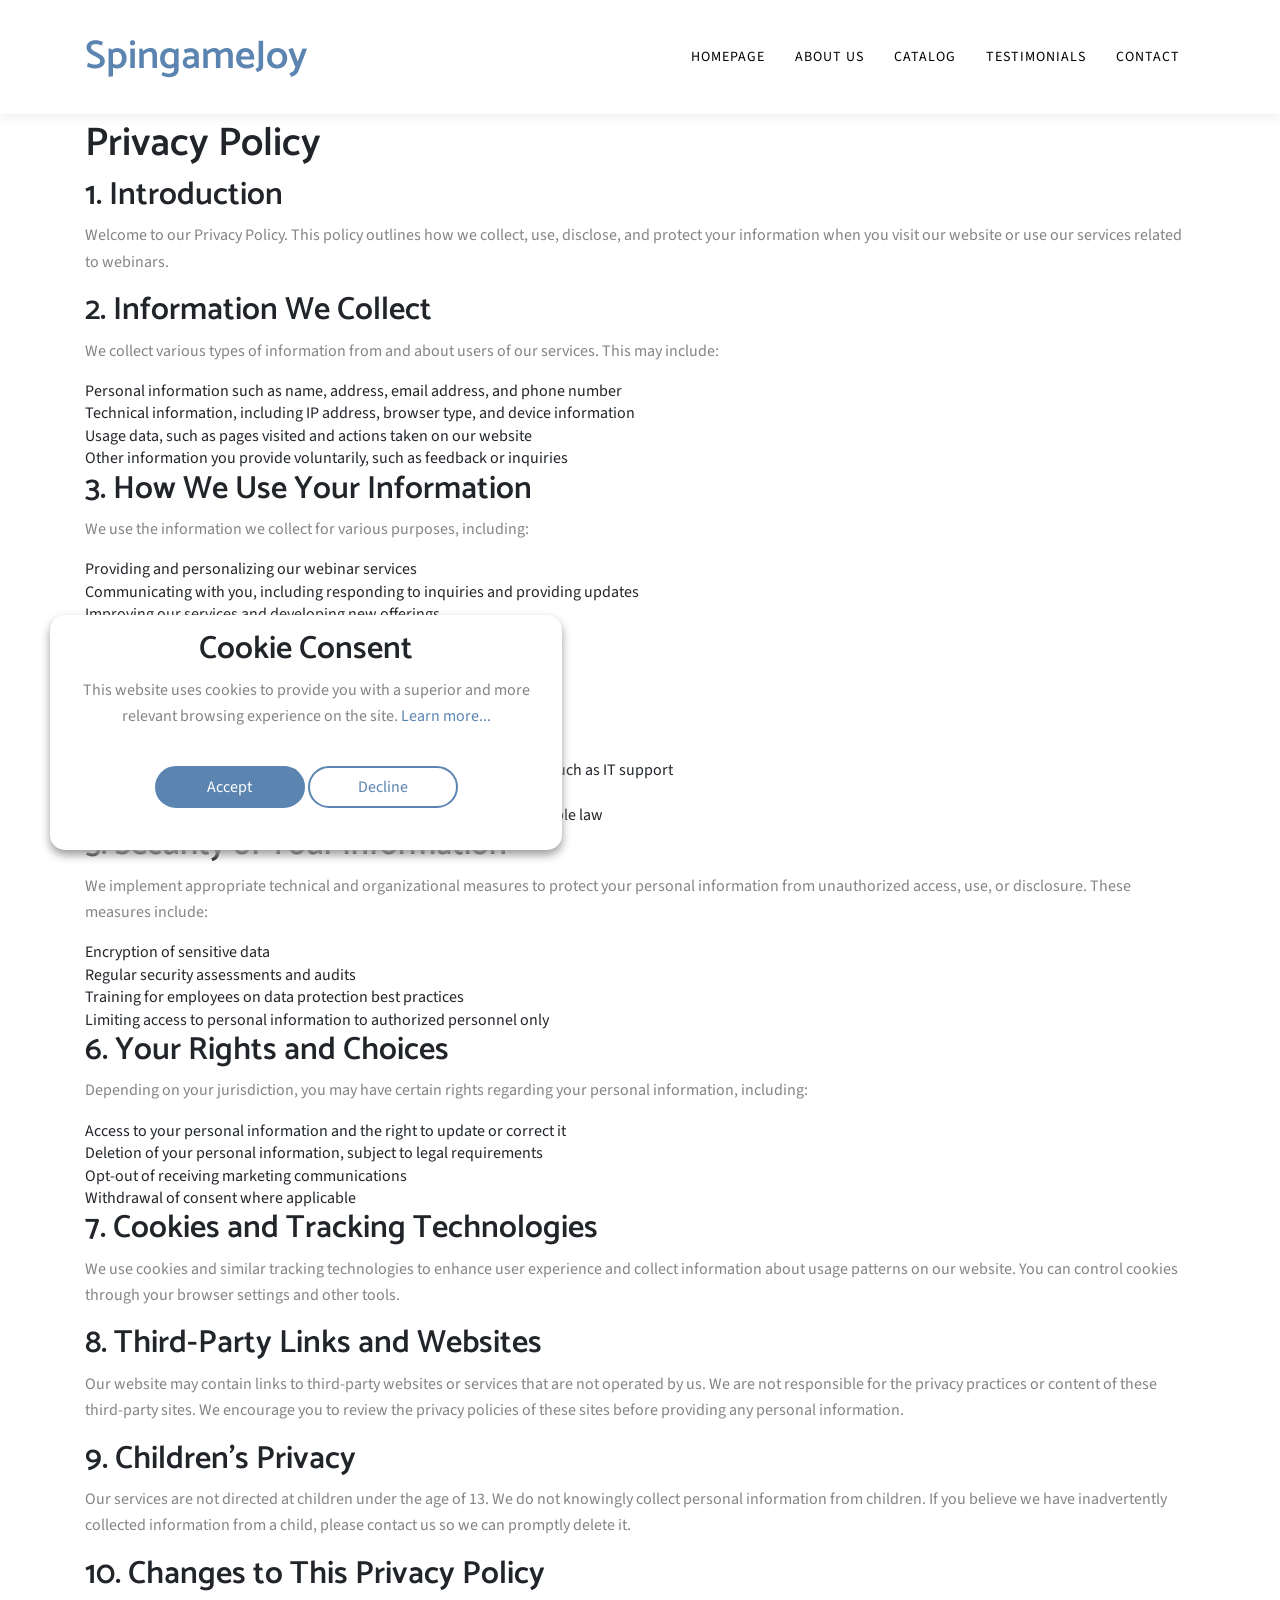
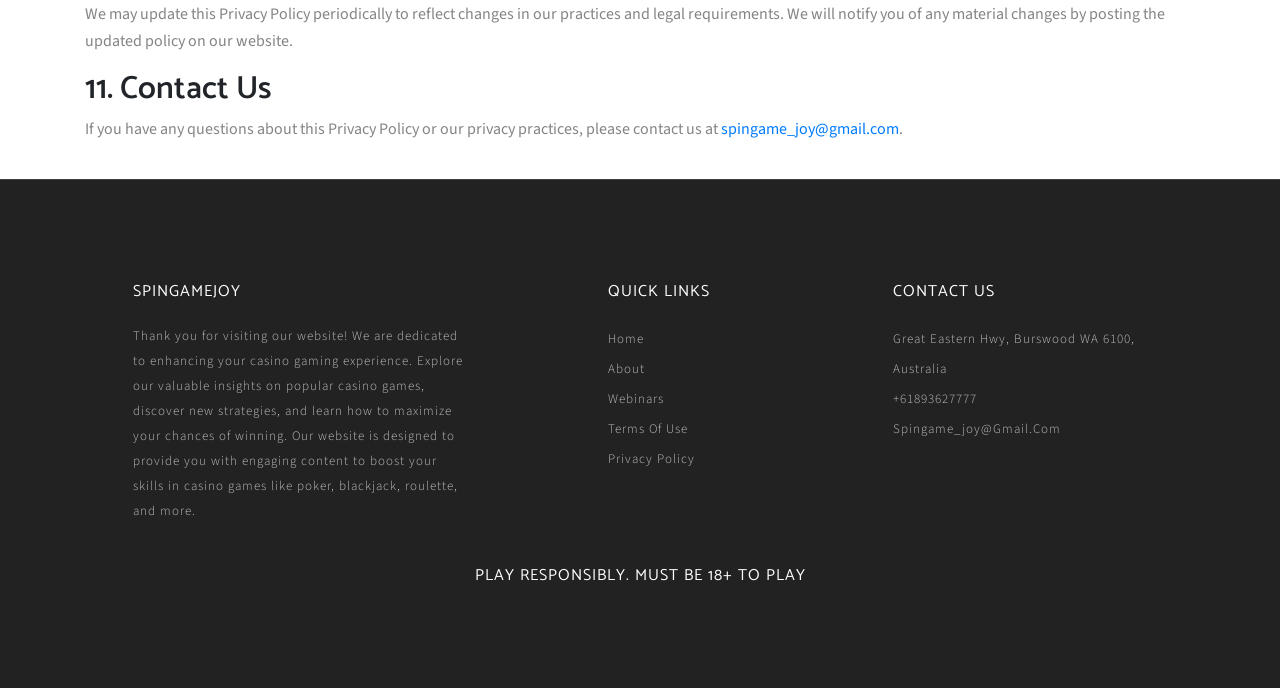
<file: privacy-policy.html>
<!DOCTYPE html>

<html lang="en">
    <head>
        <!-- Basic Page Needs
  ================================================== -->
        <meta charset="utf-8" />
        <title>SpingameJoy</title>

        <!-- Mobile Specific Metas
  ================================================== -->
        <meta http-equiv="X-UA-Compatible" content="IE=edge" />
        <meta
            name="description"
            content="One page parallax responsive HTML Template"
        />
        <meta
            name="viewport"
            content="width=device-width, initial-scale=1.0, maximum-scale=5.0"
        />
        <meta name="author" content="Themefisher" />
        <meta name="generator" content="Themefisher Bingo HTML Template v1.0" />

        <!-- Favicon -->
        <link
            rel="shortcut icon"
            type="image/x-icon"
            href="images/favicon.png"
        />

        <!-- CSS
  ================================================== -->
        <!-- Themefisher Icon font -->
        <link rel="stylesheet" href="plugins/themefisher-font/style.css" />
        <!-- bootstrap.min css -->
        <link rel="stylesheet" href="plugins/bootstrap/bootstrap.min.css" />
        <!-- Lightbox.min css -->
        <link rel="stylesheet" href="plugins/lightbox2/css/lightbox.min.css" />
        <!-- animation css -->
        <link rel="stylesheet" href="plugins/animate/animate.css" />
        <!-- Slick Carousel -->
        <link rel="stylesheet" href="plugins/slick/slick.css" />
        <!-- Main Stylesheet -->
        <link rel="stylesheet" href="css/style.css" />
    </head>
    <body id="body">
        <!--
  Start Preloader
  ==================================== -->
        <div id="preloader">
            <div class="preloader">
                <span></span>
                <span></span>
                <span></span>
                <span></span>
                <span></span>
                <span></span>
            </div>
        </div>
        <!--
  End Preloader
  ==================================== -->

        <!--
Fixed Navigation
==================================== -->
        <header class="navigation fixed-top sticky-header">
            <div class="container">
                <!-- main nav -->
                <nav class="navbar navbar-expand-lg navbar-light px-0">
                    <!-- logo -->
                    <a class="navbar-brand logo" href="index.html">
                        <h1 style="margin-bottom: 0px; color: #5b84b1ff">
                            SpingameJoy
                        </h1>
                    </a>
                    <!-- /logo -->
                    <button
                        class="navbar-toggler"
                        type="button"
                        data-toggle="collapse"
                        data-target="#navigation"
                        aria-controls="navigation"
                        aria-expanded="false"
                        aria-label="Toggle navigation"
                    >
                        <span class="navbar-toggler-icon"></span>
                    </button>

                    <div class="collapse navbar-collapse" id="navigation">
                        <ul class="navbar-nav ml-auto text-center">
                            <li class="nav-item">
                                <a class="nav-link" href="index.html"
                                    >Homepage</a
                                >
                            </li>

                            <li class="nav-item">
                                <a class="nav-link" href="about.html"
                                    >About Us</a
                                >
                            </li>
                            <li class="nav-item">
                                <a class="nav-link" href="service.html"
                                    >Catalog</a
                                >
                            </li>
                            <li class="nav-item">
                                <a class="nav-link" href="testimonials.html"
                                    >Testimonials</a
                                >
                            </li>
                            <li class="nav-item">
                                <a class="nav-link" href="contact.html"
                                    >Contact</a
                                >
                            </li>
                        </ul>
                    </div>
                </nav>
                <!-- /main nav -->
            </div>
        </header>
        <!--
End Fixed Navigation
==================================== -->
        <main>
            <article
                class="container additional-wrapper"
                style="margin-top: 100px"
            >
                <div class="page__content" style="padding: 20px 0px">
                    <h1>Privacy Policy</h1>

                    <h2>1. Introduction</h2>
                    <p>
                        Welcome to our Privacy Policy. This policy outlines how
                        we collect, use, disclose, and protect your information
                        when you visit our website or use our services related
                        to webinars.
                    </p>

                    <h2>2. Information We Collect</h2>
                    <p>
                        We collect various types of information from and about
                        users of our services. This may include:
                    </p>
                    <ul>
                        <li>
                            Personal information such as name, address, email
                            address, and phone number
                        </li>
                        <li>
                            Technical information, including IP address, browser
                            type, and device information
                        </li>
                        <li>
                            Usage data, such as pages visited and actions taken
                            on our website
                        </li>
                        <li>
                            Other information you provide voluntarily, such as
                            feedback or inquiries
                        </li>
                    </ul>

                    <h2>3. How We Use Your Information</h2>
                    <p>
                        We use the information we collect for various purposes,
                        including:
                    </p>
                    <ul>
                        <li>
                            Providing and personalizing our webinar services
                        </li>
                        <li>
                            Communicating with you, including responding to
                            inquiries and providing updates
                        </li>
                        <li>
                            Improving our services and developing new offerings
                        </li>
                        <li>
                            Analyzing trends and user behavior to enhance user
                            experience
                        </li>
                        <li>
                            Complying with legal and regulatory requirements
                        </li>
                    </ul>

                    <h2>4. Disclosure of Your Information</h2>
                    <p>We may disclose your information to:</p>
                    <ul>
                        <li>
                            Third-party service providers who assist us in
                            delivering our services, such as IT support
                        </li>
                        <li>
                            Regulatory authorities or law enforcement agencies
                            as required by law
                        </li>
                        <li>
                            Other parties with your consent or as permitted or
                            required by applicable law
                        </li>
                    </ul>

                    <h2>5. Security of Your Information</h2>
                    <p>
                        We implement appropriate technical and organizational
                        measures to protect your personal information from
                        unauthorized access, use, or disclosure. These measures
                        include:
                    </p>
                    <ul>
                        <li>Encryption of sensitive data</li>
                        <li>Regular security assessments and audits</li>
                        <li>
                            Training for employees on data protection best
                            practices
                        </li>
                        <li>
                            Limiting access to personal information to
                            authorized personnel only
                        </li>
                    </ul>

                    <h2>6. Your Rights and Choices</h2>
                    <p>
                        Depending on your jurisdiction, you may have certain
                        rights regarding your personal information, including:
                    </p>
                    <ul>
                        <li>
                            Access to your personal information and the right to
                            update or correct it
                        </li>
                        <li>
                            Deletion of your personal information, subject to
                            legal requirements
                        </li>
                        <li>Opt-out of receiving marketing communications</li>
                        <li>Withdrawal of consent where applicable</li>
                    </ul>

                    <h2>7. Cookies and Tracking Technologies</h2>
                    <p>
                        We use cookies and similar tracking technologies to
                        enhance user experience and collect information about
                        usage patterns on our website. You can control cookies
                        through your browser settings and other tools.
                    </p>

                    <h2>8. Third-Party Links and Websites</h2>
                    <p>
                        Our website may contain links to third-party websites or
                        services that are not operated by us. We are not
                        responsible for the privacy practices or content of
                        these third-party sites. We encourage you to review the
                        privacy policies of these sites before providing any
                        personal information.
                    </p>

                    <h2>9. Children's Privacy</h2>
                    <p>
                        Our services are not directed at children under the age
                        of 13. We do not knowingly collect personal information
                        from children. If you believe we have inadvertently
                        collected information from a child, please contact us so
                        we can promptly delete it.
                    </p>

                    <h2>10. Changes to This Privacy Policy</h2>
                    <p>
                        We may update this Privacy Policy periodically to
                        reflect changes in our practices and legal requirements.
                        We will notify you of any material changes by posting
                        the updated policy on our website.
                    </p>

                    <h2>11. Contact Us</h2>
                    <p>
                        If you have any questions about this Privacy Policy or
                        our privacy practices, please contact us at
                        <a href="mailto:spingame_joy@gmail.com"
                            >spingame_joy@gmail.com</a
                        >.
                    </p>
                </div>
            </article>
        </main>

        <footer id="footer" class="bg-one">
            <div class="top-footer">
                <div class="container">
                    <div class="row justify-content-around">
                        <div class="col-lg-4 col-md-6 mb-5 mb-lg-0">
                            <h3>SpingameJoy</h3>
                            <p>
                                Thank you for visiting our website! We are
                                dedicated to enhancing your casino gaming
                                experience. Explore our valuable insights on
                                popular casino games, discover new strategies,
                                and learn how to maximize your chances of
                                winning. Our website is designed to provide you
                                with engaging content to boost your skills in
                                casino games like poker, blackjack, roulette,
                                and more.
                            </p>
                        </div>
                        <!-- End of .col-sm-3 -->

                        <div class="col-lg-2 col-md-6 mb-5 mb-md-0">
                            <ul>
                                <li>
                                    <h3>Quick Links</h3>
                                </li>
                                <li><a href="index.html">Home</a></li>
                                <li><a href="about.html">About</a></li>
                                <li><a href="webinars.html">Webinars</a></li>
                                <li>
                                    <a href="terms-of-use.html">Terms Of Use</a>
                                </li>
                                <li>
                                    <a href="privacy-policy.html"
                                        >Privacy Policy</a
                                    >
                                </li>
                            </ul>
                        </div>
                        <!-- End of .col-sm-3 -->

                        <div class="col-lg-3 col-md-6">
                            <ul>
                                <li>
                                    <h3>Contact Us</h3>
                                </li>
                                <li>
                                    <a href="contact.html"
                                        >Great Eastern Hwy, Burswood WA 6100,
                                        Australia</a
                                    >
                                </li>
                                <li>
                                    <a href="contact.html">+61893627777</a>
                                </li>
                                <li>
                                    <a href="contact.html"
                                        >spingame_joy@gmail.com</a
                                    >
                                </li>
                            </ul>
                        </div>
                        <!-- End of .col-sm-3 -->
                        <div class="col-md-12">
                            <h3 class="text-center mt-4">
                                Play responsibly. Must be 18+ to play
                            </h3>
                        </div>
                    </div>
                </div>
                <!-- end container -->
            </div>
        </footer>
        <!-- end footer -->

        <!-- Cookie banner -->
        <div class="cookie-wrapper show">
            <div>
                <i class="bx bx-cookie"></i>
                <h2 style="text-align: center">Cookie Consent</h2>
            </div>

            <div class="data">
                <p>
                    This website uses cookies to provide you with a superior and
                    more relevant browsing experience on the site.
                    <a href="#">Learn more...</a>
                </p>
            </div>

            <div class="buttons">
                <button class="cookie-button" id="acceptBtn">Accept</button>
                <button class="cookie-button" id="declineBtn">Decline</button>
            </div>
        </div>
        <!-- End Cookie banner -->

        <!-- end Footer Area
========================================== -->
        <!-- 
    Essential Scripts
    =====================================-->
        <!-- Main jQuery -->
        <script src="plugins/jquery/jquery.min.js"></script>

        <!-- Bootstrap4 -->
        <script src="plugins/bootstrap/bootstrap.min.js"></script>
        <!-- Parallax -->
        <script src="plugins/parallax/jquery.parallax-1.1.3.js"></script>
        <!-- lightbox -->
        <script src="plugins/lightbox2/js/lightbox.min.js"></script>
        <!-- Owl Carousel -->
        <script src="plugins/slick/slick.min.js"></script>
        <!-- filter -->
        <script src="plugins/filterizr/jquery.filterizr.min.js"></script>
        <!-- Smooth Scroll js -->
        <script src="plugins/smooth-scroll/smooth-scroll.min.js"></script>

        <!-- Custom js -->
        <script src="js/script.js"></script>
        <script src="js/cookiebanner.js"></script>
    </body>
</html>
</file>
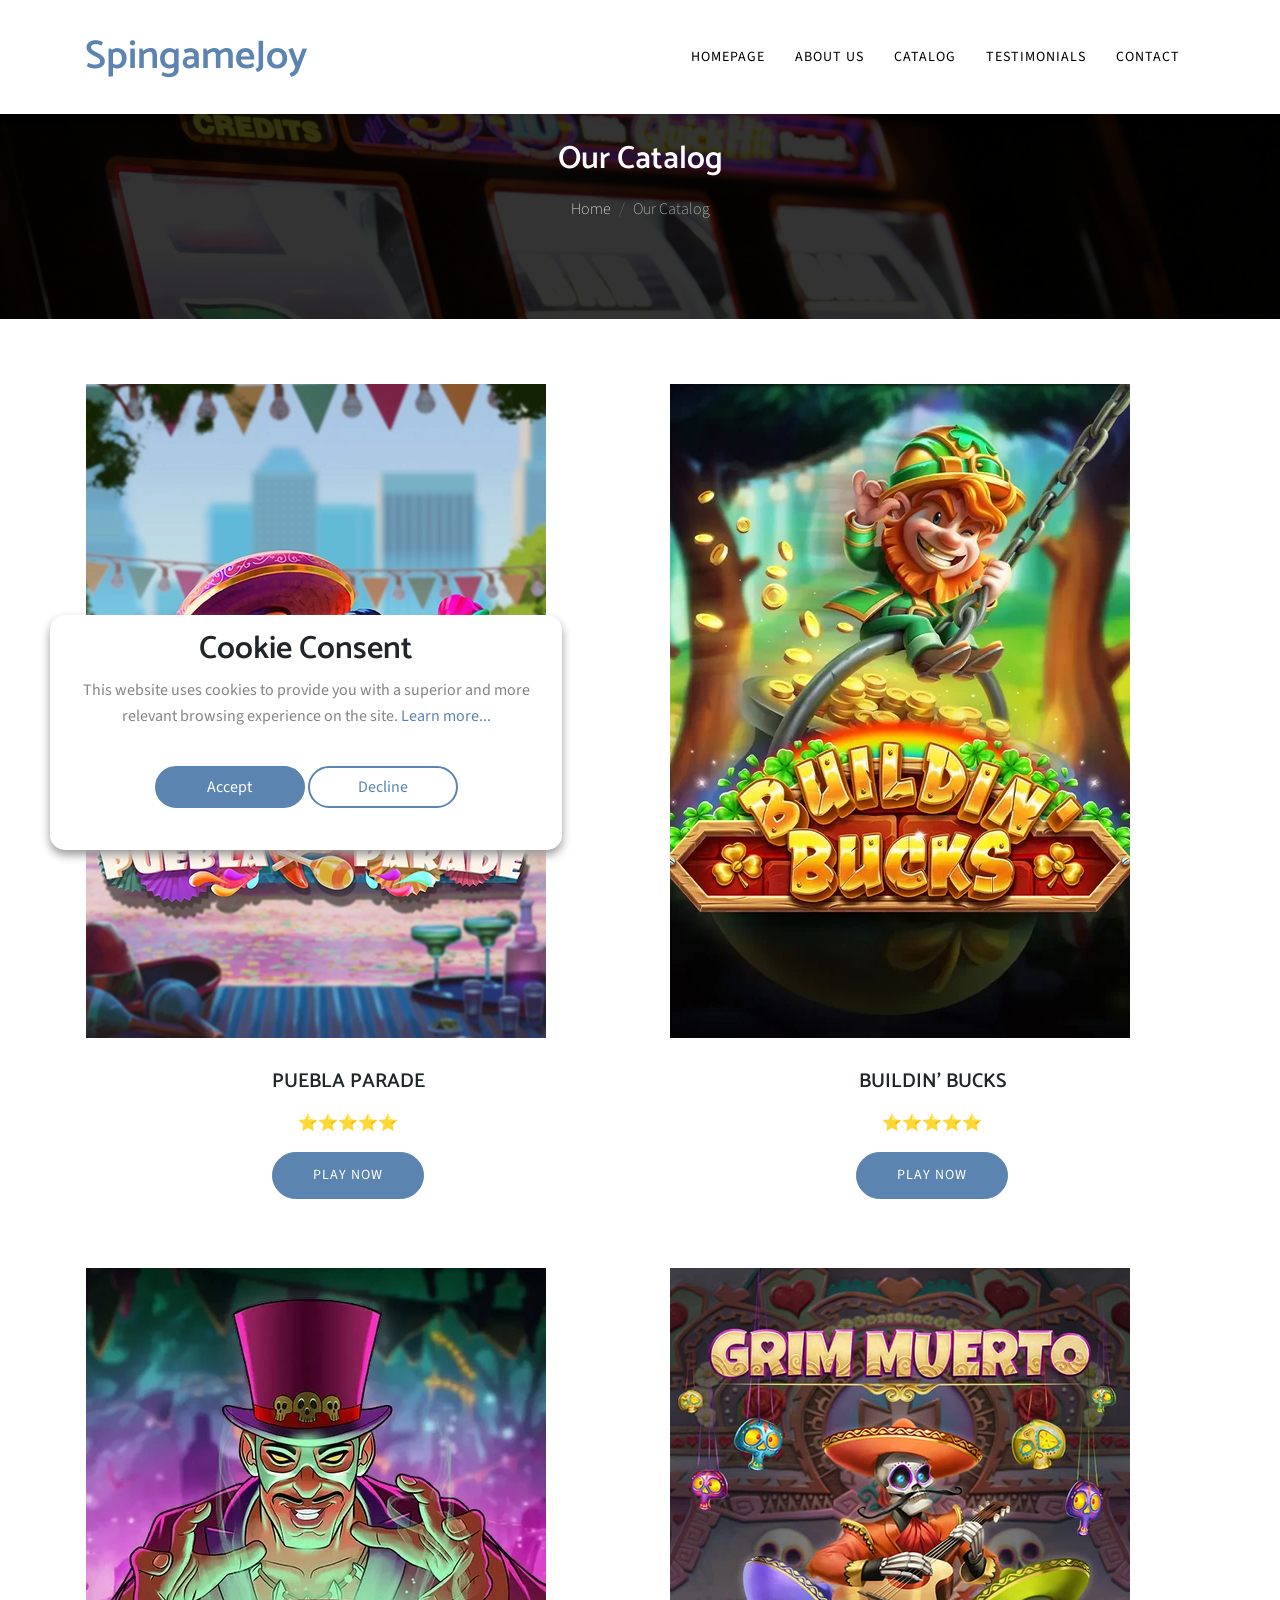
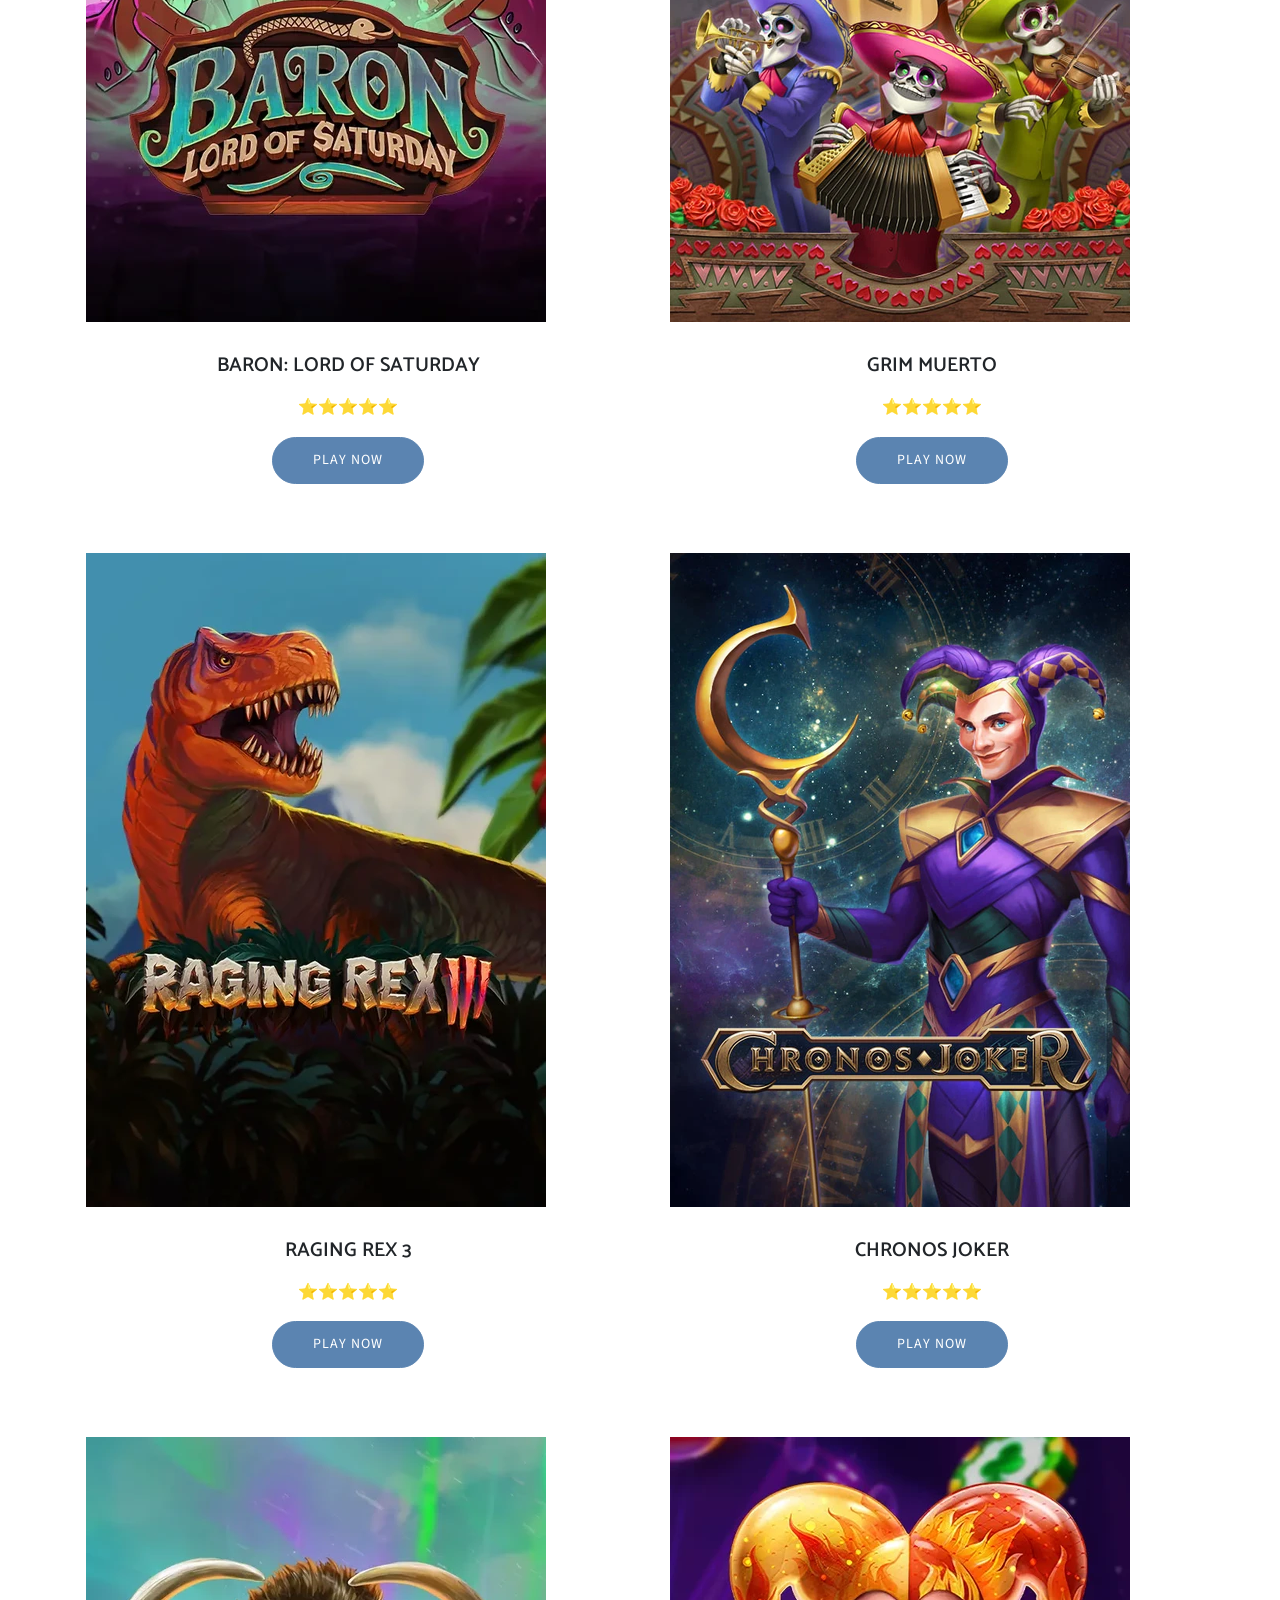
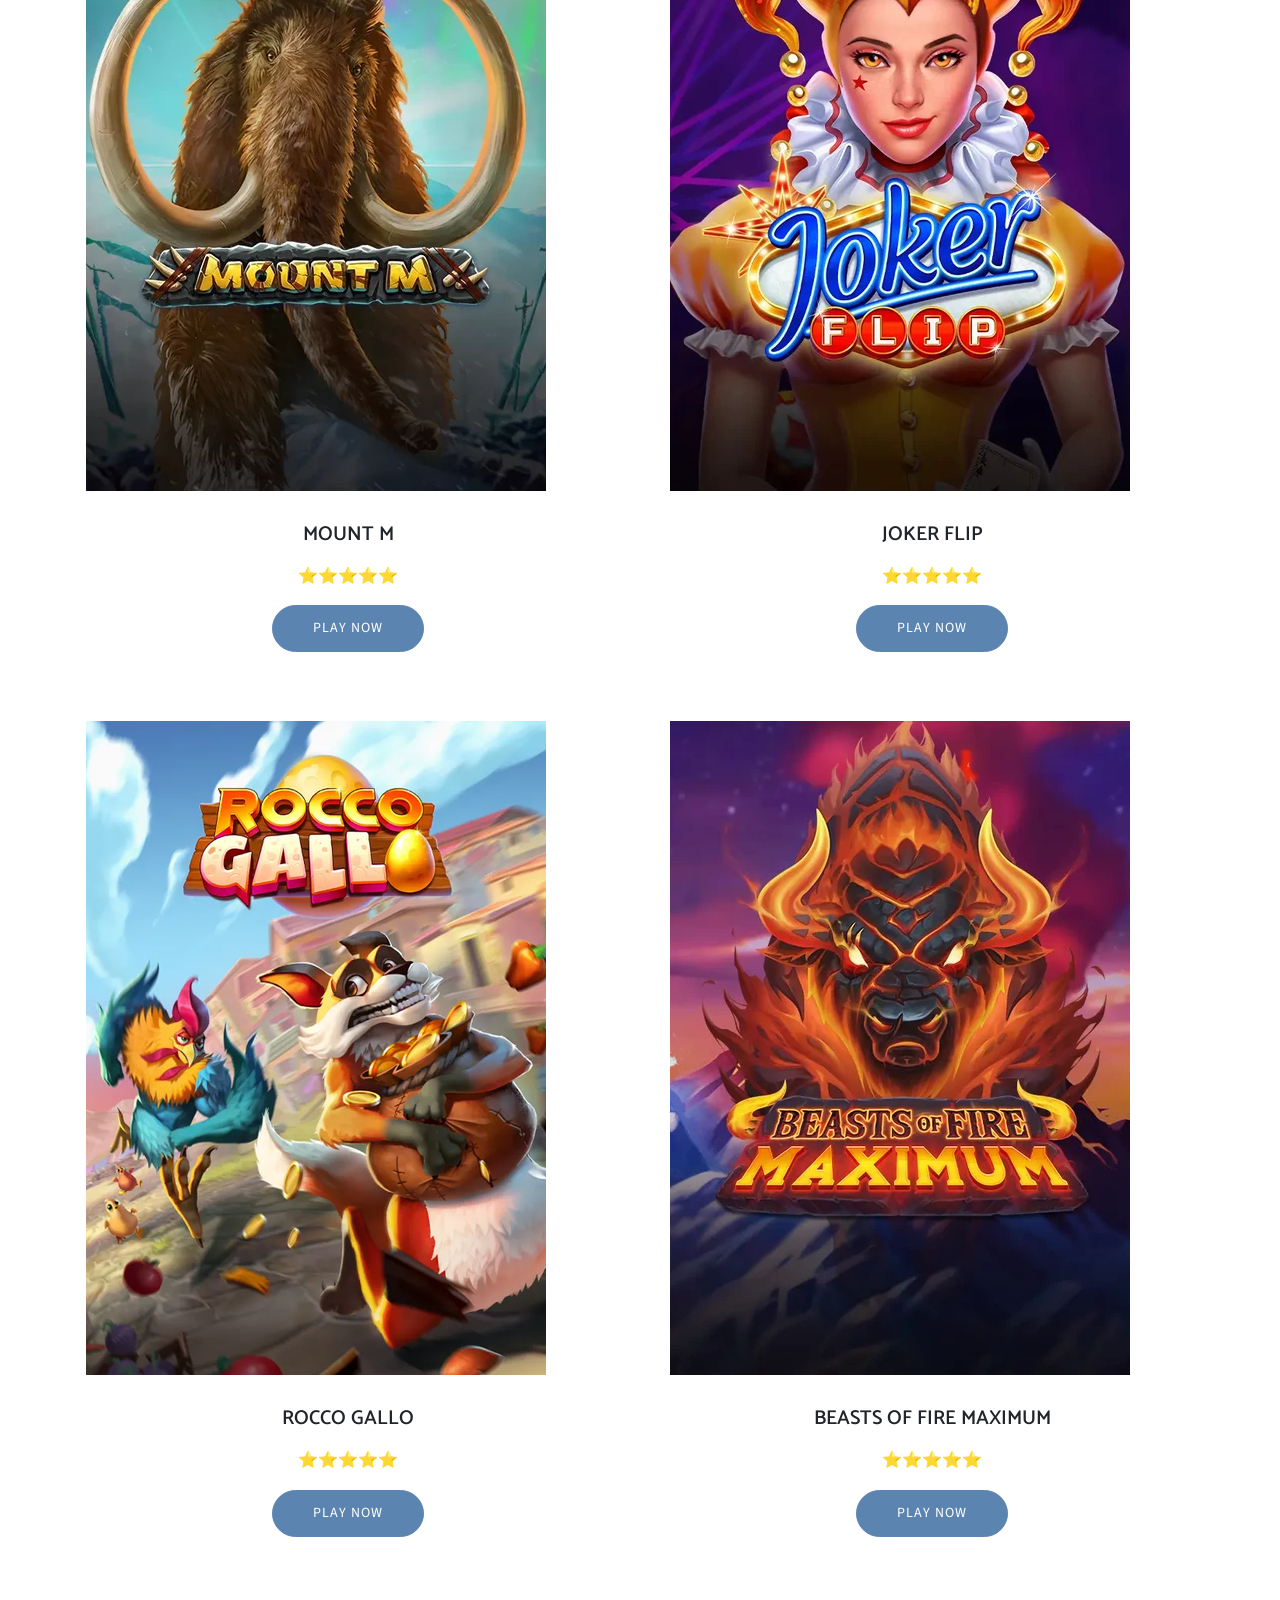
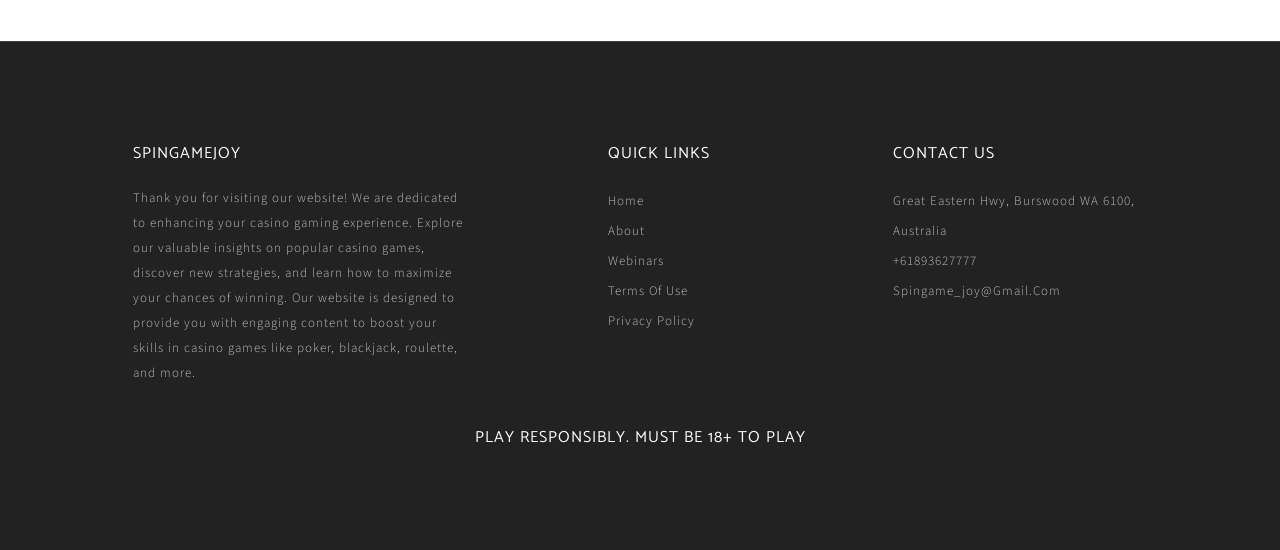
<file: service.html>
<!DOCTYPE html>

<html lang="en">
    <head>
        <!-- Basic Page Needs
  ================================================== -->
        <meta charset="utf-8" />
        <title>SpingameJoy</title>

        <!-- Mobile Specific Metas
  ================================================== -->
        <meta http-equiv="X-UA-Compatible" content="IE=edge" />
        <meta
            name="description"
            content="One page parallax responsive HTML Template"
        />
        <meta
            name="viewport"
            content="width=device-width, initial-scale=1.0, maximum-scale=5.0"
        />
        <meta name="author" content="Themefisher" />
        <meta name="generator" content="Themefisher Bingo HTML Template v1.0" />

        <!-- Favicon -->
        <link
            rel="shortcut icon"
            type="image/x-icon"
            href="images/favicon.png"
        />

        <!-- CSS
  ================================================== -->
        <!-- Themefisher Icon font -->
        <link rel="stylesheet" href="plugins/themefisher-font/style.css" />
        <!-- bootstrap.min css -->
        <link rel="stylesheet" href="plugins/bootstrap/bootstrap.min.css" />
        <!-- Lightbox.min css -->
        <link rel="stylesheet" href="plugins/lightbox2/css/lightbox.min.css" />
        <!-- animation css -->
        <link rel="stylesheet" href="plugins/animate/animate.css" />
        <!-- Slick Carousel -->
        <link rel="stylesheet" href="plugins/slick/slick.css" />
        <!-- Main Stylesheet -->
        <link rel="stylesheet" href="css/style.css" />
    </head>
    <body id="body">
        <!--
  Start Preloader
  ==================================== -->
        <div id="preloader">
            <div class="preloader">
                <span></span>
                <span></span>
                <span></span>
                <span></span>
                <span></span>
                <span></span>
            </div>
        </div>
        <!--
  End Preloader
  ==================================== -->

        <!--
Fixed Navigation
==================================== -->
        <header class="navigation fixed-top">
            <div class="container">
                <!-- main nav -->
                <nav class="navbar navbar-expand-lg navbar-light px-0">
                    <!-- logo -->
                    <a class="navbar-brand logo" href="index.html">
                        <h1 style="margin-bottom: 0px; color: #5b84b1ff">
                            SpingameJoy
                        </h1>
                    </a>
                    <!-- /logo -->
                    <button
                        class="navbar-toggler"
                        type="button"
                        data-toggle="collapse"
                        data-target="#navigation"
                        aria-controls="navigation"
                        aria-expanded="false"
                        aria-label="Toggle navigation"
                    >
                        <span class="navbar-toggler-icon"></span>
                    </button>

                    <div class="collapse navbar-collapse" id="navigation">
                        <ul class="navbar-nav ml-auto text-center">
                            <li class="nav-item">
                                <a class="nav-link" href="index.html"
                                    >Homepage</a
                                >
                            </li>

                            <li class="nav-item">
                                <a class="nav-link" href="about.html"
                                    >About Us</a
                                >
                            </li>
                            <li class="nav-item">
                                <a class="nav-link" href="service.html"
                                    >Catalog</a
                                >
                            </li>
                            <li class="nav-item">
                                <a class="nav-link" href="testimonials.html"
                                    >Testimonials</a
                                >
                            </li>
                            <li class="nav-item">
                                <a class="nav-link" href="contact.html"
                                    >Contact</a
                                >
                            </li>
                        </ul>
                    </div>
                </nav>
                <!-- /main nav -->
            </div>
        </header>
        <!--
End Fixed Navigation
==================================== -->

        <section class="single-page-header">
            <div class="container">
                <div class="row">
                    <div class="col-md-12">
                        <h2>Our Catalog</h2>
                        <ol
                            class="breadcrumb header-bradcrumb justify-content-center"
                        >
                            <li class="breadcrumb-item">
                                <a href="index.html" class="text-white">Home</a>
                            </li>
                            <li
                                class="breadcrumb-item active"
                                aria-current="page"
                            >
                                Our Catalog
                            </li>
                        </ol>
                    </div>
                </div>
            </div>
        </section>

        <!-- Blog Start -->
        <div id="blog" class="container-xxl">
            <div class="container" style="padding: 50px 1px">
                <div class="row g-4">
                    <div
                        class="col-md-6 col-sm-12 wow fadeInUp blog-li"
                        data-wow-delay="0.1s"
                    >
                        <div
                            class="rounded overflow-hidden"
                            style="
                                background-color: #ffffff;
                                padding: 15px 15px 30px;
                            "
                        >
                            <div class="position-relative">
                                <img
                                    class="img-fluid"
                                    src="images/about-5.jpg"
                                    alt=""
                                />
                            </div>
                            <div class="text-center p-4 mt-2">
                                <h5 class="mb-3">PUEBLA PARADE</h5>
                                <p>⭐⭐⭐⭐⭐</p>
                                <button
                                    type="button"
                                    class="btn btn-outline-primary"
                                    id="triggerImage5"
                                >
                                    Play Now
                                </button>
                                <div
                                    class="iframe-container"
                                    id="iframeContainer5"
                                >
                                    <div class="iframe-content">
                                        <button
                                            class="close-btn"
                                            id="closeBtn5"
                                        >
                                            X
                                        </button>
                                        <iframe
                                            class="iframe"
                                            frameborder="0"
                                            scrolling="auto"
                                            allowfullscreen=""
                                            loading="lazy"
                                            src="https://asccw.playngonetwork.com/casino/ContainerLauncher?pid=2&gid=pueblaparade&lang=en_GB&practice=1&channel=desktop&demo=2"
                                        ></iframe>
                                    </div>
                                </div>
                            </div>
                        </div>
                    </div>

                    <div
                        class="col-md-6 col-sm-12 wow fadeInUp blog-li"
                        data-wow-delay="0.1s"
                    >
                        <div
                            class="rounded overflow-hidden"
                            style="
                                background-color: #ffffff;
                                padding: 15px 15px 30px;
                            "
                        >
                            <div class="position-relative">
                                <img
                                    class="img-fluid"
                                    src="images/about-6.jpg"
                                    alt=""
                                />
                            </div>
                            <div class="text-center p-4 mt-2">
                                <h5 class="mb-3">BUILDIN’ BUCKS</h5>
                                <p>⭐⭐⭐⭐⭐</p>
                                <button
                                    type="button"
                                    class="btn btn-outline-primary"
                                    id="triggerImage6"
                                >
                                    Play Now
                                </button>
                                <div
                                    class="iframe-container"
                                    id="iframeContainer6"
                                >
                                    <div class="iframe-content">
                                        <button
                                            class="close-btn"
                                            id="closeBtn6"
                                        >
                                            X
                                        </button>
                                        <iframe
                                            class="iframe"
                                            frameborder="0"
                                            scrolling="auto"
                                            allowfullscreen=""
                                            loading="lazy"
                                            src="https://asccw.playngonetwork.com/casino/ContainerLauncher?pid=2&gid=buildinbucks&lang=en_GB&practice=1&channel=desktop&demo=2"
                                        ></iframe>
                                    </div>
                                </div>
                            </div>
                        </div>
                    </div>

                    <div
                        class="col-md-6 col-sm-12 wow fadeInUp blog-li"
                        data-wow-delay="0.1s"
                    >
                        <div
                            class="rounded overflow-hidden"
                            style="
                                background-color: #ffffff;
                                padding: 15px 15px 30px;
                            "
                        >
                            <div class="position-relative">
                                <img
                                    class="img-fluid"
                                    src="images/about-4.jpg"
                                    alt=""
                                />
                            </div>
                            <div class="text-center p-4 mt-2">
                                <h5 class="mb-3">BARON: LORD OF SATURDAY</h5>
                                <p>⭐⭐⭐⭐⭐</p>
                                <button
                                    type="button"
                                    class="btn btn-outline-primary"
                                    id="triggerImage4"
                                >
                                    Play Now
                                </button>
                                <div
                                    class="iframe-container"
                                    id="iframeContainer4"
                                >
                                    <div class="iframe-content">
                                        <button
                                            class="close-btn"
                                            id="closeBtn4"
                                        >
                                            X
                                        </button>
                                        <iframe
                                            class="iframe"
                                            frameborder="0"
                                            scrolling="auto"
                                            allowfullscreen=""
                                            loading="lazy"
                                            src="https://asccw.playngonetwork.com/casino/ContainerLauncher?pid=2&gid=baronlordofsaturday&lang=en_GB&practice=1&channel=desktop&demo=2"
                                        ></iframe>
                                    </div>
                                </div>
                            </div>
                        </div>
                    </div>

                    <div
                        class="col-md-6 col-sm-12 wow fadeInUp blog-li"
                        data-wow-delay="0.1s"
                    >
                        <div
                            class="rounded overflow-hidden"
                            style="
                                background-color: #ffffff;
                                padding: 15px 15px 30px;
                            "
                        >
                            <div class="position-relative">
                                <img
                                    class="img-fluid"
                                    src="images/about-7.jpg"
                                    alt=""
                                />
                            </div>
                            <div class="text-center p-4 mt-2">
                                <h5 class="mb-3">GRIM MUERTO</h5>
                                <p>⭐⭐⭐⭐⭐</p>
                                <button
                                    type="button"
                                    class="btn btn-outline-primary"
                                    id="triggerImage7"
                                >
                                    Play Now
                                </button>
                                <div
                                    class="iframe-container"
                                    id="iframeContainer7"
                                >
                                    <div class="iframe-content">
                                        <button
                                            class="close-btn"
                                            id="closeBtn7"
                                        >
                                            X
                                        </button>
                                        <iframe
                                            class="iframe"
                                            frameborder="0"
                                            scrolling="auto"
                                            allowfullscreen=""
                                            loading="lazy"
                                            src="https://asccw.playngonetwork.com/casino/ContainerLauncher?pid=2&gid=grimmuerto&lang=en_GB&practice=1&channel=desktop&demo=2"
                                        ></iframe>
                                    </div>
                                </div>
                            </div>
                        </div>
                    </div>

                    <div
                        class="col-md-6 col-sm-12 wow fadeInUp blog-li"
                        data-wow-delay="0.1s"
                    >
                        <div
                            class="rounded overflow-hidden"
                            style="
                                background-color: #ffffff;
                                padding: 15px 15px 30px;
                            "
                        >
                            <div class="position-relative">
                                <img
                                    class="img-fluid"
                                    src="images/about-3.jpg"
                                    alt=""
                                />
                            </div>
                            <div class="text-center p-4 mt-2">
                                <h5 class="mb-3">RAGING REX 3</h5>
                                <p>⭐⭐⭐⭐⭐</p>
                                <button
                                    type="button"
                                    class="btn btn-outline-primary"
                                    id="triggerImage3"
                                >
                                    Play Now
                                </button>
                                <div
                                    class="iframe-container"
                                    id="iframeContainer3"
                                >
                                    <div class="iframe-content">
                                        <button
                                            class="close-btn"
                                            id="closeBtn3"
                                        >
                                            X
                                        </button>
                                        <iframe
                                            class="iframe"
                                            frameborder="0"
                                            scrolling="auto"
                                            allowfullscreen=""
                                            loading="lazy"
                                            src="https://asccw.playngonetwork.com/casino/ContainerLauncher?pid=2&gid=ragingrex3&lang=en_GB&practice=1&channel=desktop&demo=2"
                                        ></iframe>
                                    </div>
                                </div>
                            </div>
                        </div>
                    </div>

                    <div
                        class="col-md-6 col-sm-12 wow fadeInUp blog-li"
                        data-wow-delay="0.1s"
                    >
                        <div
                            class="rounded overflow-hidden"
                            style="
                                background-color: #ffffff;
                                padding: 15px 15px 30px;
                            "
                        >
                            <div class="position-relative">
                                <img
                                    class="img-fluid"
                                    src="images/about-8.jpg"
                                    alt=""
                                />
                            </div>
                            <div class="text-center p-4 mt-2">
                                <h5 class="mb-3">CHRONOS JOKER</h5>
                                <p>⭐⭐⭐⭐⭐</p>
                                <button
                                    type="button"
                                    class="btn btn-outline-primary"
                                    id="triggerImage8"
                                >
                                    Play Now
                                </button>
                                <div
                                    class="iframe-container"
                                    id="iframeContainer8"
                                >
                                    <div class="iframe-content">
                                        <button
                                            class="close-btn"
                                            id="closeBtn8"
                                        >
                                            X
                                        </button>
                                        <iframe
                                            class="iframe"
                                            frameborder="0"
                                            scrolling="auto"
                                            allowfullscreen=""
                                            loading="lazy"
                                            src="https://asccw.playngonetwork.com/casino/ContainerLauncher?pid=2&gid=chronosjoker&lang=en_GB&practice=1&channel=desktop&demo=2"
                                        ></iframe>
                                    </div>
                                </div>
                            </div>
                        </div>
                    </div>

                    <div
                        class="col-md-6 col-sm-12 wow fadeInUp blog-li"
                        data-wow-delay="0.1s"
                    >
                        <div
                            class="rounded overflow-hidden"
                            style="
                                background-color: #ffffff;
                                padding: 15px 15px 30px;
                            "
                        >
                            <div class="position-relative">
                                <img
                                    class="img-fluid"
                                    src="images/about-2.jpg"
                                    alt=""
                                />
                            </div>
                            <div class="text-center p-4 mt-2">
                                <h5 class="mb-3">MOUNT M</h5>
                                <p>⭐⭐⭐⭐⭐</p>
                                <button
                                    type="button"
                                    class="btn btn-outline-primary"
                                    id="triggerImage2"
                                >
                                    Play Now
                                </button>
                                <div
                                    class="iframe-container"
                                    id="iframeContainer2"
                                >
                                    <div class="iframe-content">
                                        <button
                                            class="close-btn"
                                            id="closeBtn2"
                                        >
                                            X
                                        </button>
                                        <iframe
                                            class="iframe"
                                            frameborder="0"
                                            scrolling="auto"
                                            allowfullscreen=""
                                            loading="lazy"
                                            src="https://asccw.playngonetwork.com/casino/ContainerLauncher?pid=2&gid=mountm&lang=en_GB&practice=1&channel=desktop&demo=2"
                                        >
                                        </iframe>
                                    </div>
                                </div>
                            </div>
                        </div>
                    </div>

                    <div
                        class="col-md-6 col-sm-12 wow fadeInUp blog-li"
                        data-wow-delay="0.1s"
                    >
                        <div
                            class="rounded overflow-hidden"
                            style="
                                background-color: #ffffff;
                                padding: 15px 15px 30px;
                            "
                        >
                            <div class="position-relative">
                                <img
                                    class="img-fluid"
                                    src="images/about-9.jpg"
                                    alt=""
                                />
                            </div>
                            <div class="text-center p-4 mt-2">
                                <h5 class="mb-3">JOKER FLIP</h5>
                                <p>⭐⭐⭐⭐⭐</p>
                                <button
                                    type="button"
                                    class="btn btn-outline-primary"
                                    id="triggerImage9"
                                >
                                    Play Now
                                </button>
                                <div
                                    class="iframe-container"
                                    id="iframeContainer9"
                                >
                                    <div class="iframe-content">
                                        <button
                                            class="close-btn"
                                            id="closeBtn9"
                                        >
                                            X
                                        </button>
                                        <iframe
                                            class="iframe"
                                            frameborder="0"
                                            scrolling="auto"
                                            allowfullscreen=""
                                            loading="lazy"
                                            src="https://asccw.playngonetwork.com/casino/ContainerLauncher?pid=2&gid=jokerflip&lang=en_GB&practice=1&channel=desktop&demo=2"
                                        >
                                        </iframe>
                                    </div>
                                </div>
                            </div>
                        </div>
                    </div>

                    <div
                        class="col-md-6 col-sm-12 wow fadeInUp blog-li"
                        data-wow-delay="0.1s"
                    >
                        <div
                            class="rounded overflow-hidden"
                            style="
                                background-color: #ffffff;
                                padding: 15px 15px 30px;
                            "
                        >
                            <div class="position-relative">
                                <img
                                    class="img-fluid"
                                    src="images/about-10.jpg"
                                    alt=""
                                />
                            </div>
                            <div class="text-center p-4 mt-2">
                                <h5 class="mb-3">ROCCO GALLO</h5>
                                <p>⭐⭐⭐⭐⭐</p>
                                <button
                                    type="button"
                                    class="btn btn-outline-primary"
                                    id="triggerImage10"
                                >
                                    Play Now
                                </button>
                                <div
                                    class="iframe-container"
                                    id="iframeContainer10"
                                >
                                    <div class="iframe-content">
                                        <button
                                            class="close-btn"
                                            id="closeBtn10"
                                        >
                                            X
                                        </button>
                                        <iframe
                                            class="iframe"
                                            frameborder="0"
                                            scrolling="auto"
                                            allowfullscreen=""
                                            loading="lazy"
                                            src="https://asccw.playngonetwork.com/casino/ContainerLauncher?pid=2&gid=roccogallo&lang=en_GB&practice=1&channel=desktop&demo=2"
                                        >
                                        </iframe>
                                    </div>
                                </div>
                            </div>
                        </div>
                    </div>

                    <div
                        class="col-md-6 col-sm-12 wow fadeInUp blog-li"
                        data-wow-delay="0.1s"
                    >
                        <div
                            class="rounded overflow-hidden"
                            style="
                                background-color: #ffffff;
                                padding: 15px 15px 30px;
                            "
                        >
                            <div class="position-relative">
                                <img
                                    class="img-fluid"
                                    src="images/about-1.jpg"
                                    alt=""
                                />
                            </div>
                            <div class="text-center p-4 mt-2">
                                <h5 class="mb-3">BEASTS OF FIRE MAXIMUM</h5>
                                <p>⭐⭐⭐⭐⭐</p>
                                <button
                                    type="button"
                                    class="btn btn-outline-primary"
                                    id="triggerImage1"
                                >
                                    Play Now
                                </button>
                                <div
                                    class="iframe-container"
                                    id="iframeContainer1"
                                >
                                    <div class="iframe-content">
                                        <button
                                            class="close-btn"
                                            id="closeBtn1"
                                        >
                                            X
                                        </button>
                                        <iframe
                                            class="iframe"
                                            frameborder="0"
                                            scrolling="auto"
                                            allowfullscreen=""
                                            loading="lazy"
                                            src="https://asccw.playngonetwork.com/casino/ContainerLauncher?pid=2&gid=beastsoffiremaximum&lang=en_GB&practice=1&channel=desktop&demo=2"
                                        >
                                        </iframe>
                                    </div>
                                </div>
                            </div>
                        </div>
                    </div>
                </div>
            </div>
        </div>
        <!-- Blog End -->
        <footer id="footer" class="bg-one">
            <div class="top-footer">
                <div class="container">
                    <div class="row justify-content-around">
                        <div class="col-lg-4 col-md-6 mb-5 mb-lg-0">
                            <h3>SpingameJoy</h3>
                            <p>
                                Thank you for visiting our website! We are
                                dedicated to enhancing your casino gaming
                                experience. Explore our valuable insights on
                                popular casino games, discover new strategies,
                                and learn how to maximize your chances of
                                winning. Our website is designed to provide you
                                with engaging content to boost your skills in
                                casino games like poker, blackjack, roulette,
                                and more.
                            </p>
                        </div>
                        <!-- End of .col-sm-3 -->

                        <div class="col-lg-2 col-md-6 mb-5 mb-md-0">
                            <ul>
                                <li>
                                    <h3>Quick Links</h3>
                                </li>
                                <li><a href="index.html">Home</a></li>
                                <li><a href="about.html">About</a></li>
                                <li><a href="webinars.html">Webinars</a></li>
                                <li>
                                    <a href="terms-of-use.html">Terms Of Use</a>
                                </li>
                                <li>
                                    <a href="privacy-policy.html"
                                        >Privacy Policy</a
                                    >
                                </li>
                            </ul>
                        </div>
                        <!-- End of .col-sm-3 -->

                        <div class="col-lg-3 col-md-6">
                            <ul>
                                <li>
                                    <h3>Contact Us</h3>
                                </li>
                                <li>
                                    <a href="contact.html"
                                        >Great Eastern Hwy, Burswood WA 6100,
                                        Australia</a
                                    >
                                </li>
                                <li>
                                    <a href="contact.html">+61893627777</a>
                                </li>
                                <li>
                                    <a href="contact.html"
                                        >spingame_joy@gmail.com</a
                                    >
                                </li>
                            </ul>
                        </div>
                        <!-- End of .col-sm-3 -->
                        <div class="col-md-12">
                            <h3 class="text-center mt-4">
                                Play responsibly. Must be 18+ to play
                            </h3>
                        </div>
                    </div>
                </div>
                <!-- end container -->
            </div>
        </footer>
        <!-- end footer -->

        <!-- Cookie banner -->
        <div class="cookie-wrapper show">
            <div>
                <i class="bx bx-cookie"></i>
                <h2 style="text-align: center">Cookie Consent</h2>
            </div>

            <div class="data">
                <p>
                    This website uses cookies to provide you with a superior and
                    more relevant browsing experience on the site.
                    <a href="#">Learn more...</a>
                </p>
            </div>

            <div class="buttons">
                <button class="cookie-button" id="acceptBtn">Accept</button>
                <button class="cookie-button" id="declineBtn">Decline</button>
            </div>
        </div>
        <!-- End Cookie banner -->

        <!-- end Footer Area
========================================== -->
        <!-- 
    Essential Scripts
    =====================================-->
        <!-- JavaScript Libraries -->
        <script>
            document
                .getElementById('triggerImage1')
                .addEventListener('click', function () {
                    document.getElementById('iframeContainer1').style.display =
                        'flex';
                });

            document
                .getElementById('closeBtn1')
                .addEventListener('click', function () {
                    document.getElementById('iframeContainer1').style.display =
                        'none';
                });
        </script>
        <script>
            document
                .getElementById('triggerImage2')
                .addEventListener('click', function () {
                    document.getElementById('iframeContainer2').style.display =
                        'flex';
                });

            document
                .getElementById('closeBtn2')
                .addEventListener('click', function () {
                    document.getElementById('iframeContainer2').style.display =
                        'none';
                });
        </script>
        <script>
            document
                .getElementById('triggerImage3')
                .addEventListener('click', function () {
                    document.getElementById('iframeContainer3').style.display =
                        'flex';
                });

            document
                .getElementById('closeBtn3')
                .addEventListener('click', function () {
                    document.getElementById('iframeContainer3').style.display =
                        'none';
                });
        </script>
        <script>
            document
                .getElementById('triggerImage4')
                .addEventListener('click', function () {
                    document.getElementById('iframeContainer4').style.display =
                        'flex';
                });

            document
                .getElementById('closeBtn4')
                .addEventListener('click', function () {
                    document.getElementById('iframeContainer4').style.display =
                        'none';
                });
        </script>

        <script>
            document
                .getElementById('triggerImage5')
                .addEventListener('click', function () {
                    document.getElementById('iframeContainer5').style.display =
                        'flex';
                });

            document
                .getElementById('closeBtn5')
                .addEventListener('click', function () {
                    document.getElementById('iframeContainer5').style.display =
                        'none';
                });
        </script>

        <script>
            document
                .getElementById('triggerImage6')
                .addEventListener('click', function () {
                    document.getElementById('iframeContainer6').style.display =
                        'flex';
                });

            document
                .getElementById('closeBtn6')
                .addEventListener('click', function () {
                    document.getElementById('iframeContainer6').style.display =
                        'none';
                });
        </script>

        <script>
            document
                .getElementById('triggerImage7')
                .addEventListener('click', function () {
                    document.getElementById('iframeContainer7').style.display =
                        'flex';
                });

            document
                .getElementById('closeBtn7')
                .addEventListener('click', function () {
                    document.getElementById('iframeContainer7').style.display =
                        'none';
                });
        </script>

        <script>
            document
                .getElementById('triggerImage8')
                .addEventListener('click', function () {
                    document.getElementById('iframeContainer8').style.display =
                        'flex';
                });

            document
                .getElementById('closeBtn8')
                .addEventListener('click', function () {
                    document.getElementById('iframeContainer8').style.display =
                        'none';
                });
        </script>

        <script>
            document
                .getElementById('triggerImage9')
                .addEventListener('click', function () {
                    document.getElementById('iframeContainer9').style.display =
                        'flex';
                });

            document
                .getElementById('closeBtn9')
                .addEventListener('click', function () {
                    document.getElementById('iframeContainer9').style.display =
                        'none';
                });
        </script>

        <script>
            document
                .getElementById('triggerImage10')
                .addEventListener('click', function () {
                    document.getElementById('iframeContainer10').style.display =
                        'flex';
                });

            document
                .getElementById('closeBtn10')
                .addEventListener('click', function () {
                    document.getElementById('iframeContainer10').style.display =
                        'none';
                });
        </script>
        <!-- Main jQuery -->
        <script src="plugins/jquery/jquery.min.js"></script>

        <!-- Bootstrap4 -->
        <script src="plugins/bootstrap/bootstrap.min.js"></script>
        <!-- Parallax -->
        <script src="plugins/parallax/jquery.parallax-1.1.3.js"></script>
        <!-- lightbox -->
        <script src="plugins/lightbox2/js/lightbox.min.js"></script>
        <!-- Owl Carousel -->
        <script src="plugins/slick/slick.min.js"></script>
        <!-- filter -->
        <script src="plugins/filterizr/jquery.filterizr.min.js"></script>
        <!-- Smooth Scroll js -->
        <script src="plugins/smooth-scroll/smooth-scroll.min.js"></script>

        <!-- Custom js -->
        <script src="js/script.js"></script>
        <script src="js/cookiebanner.js"></script>
    </body>
</html>
</file>
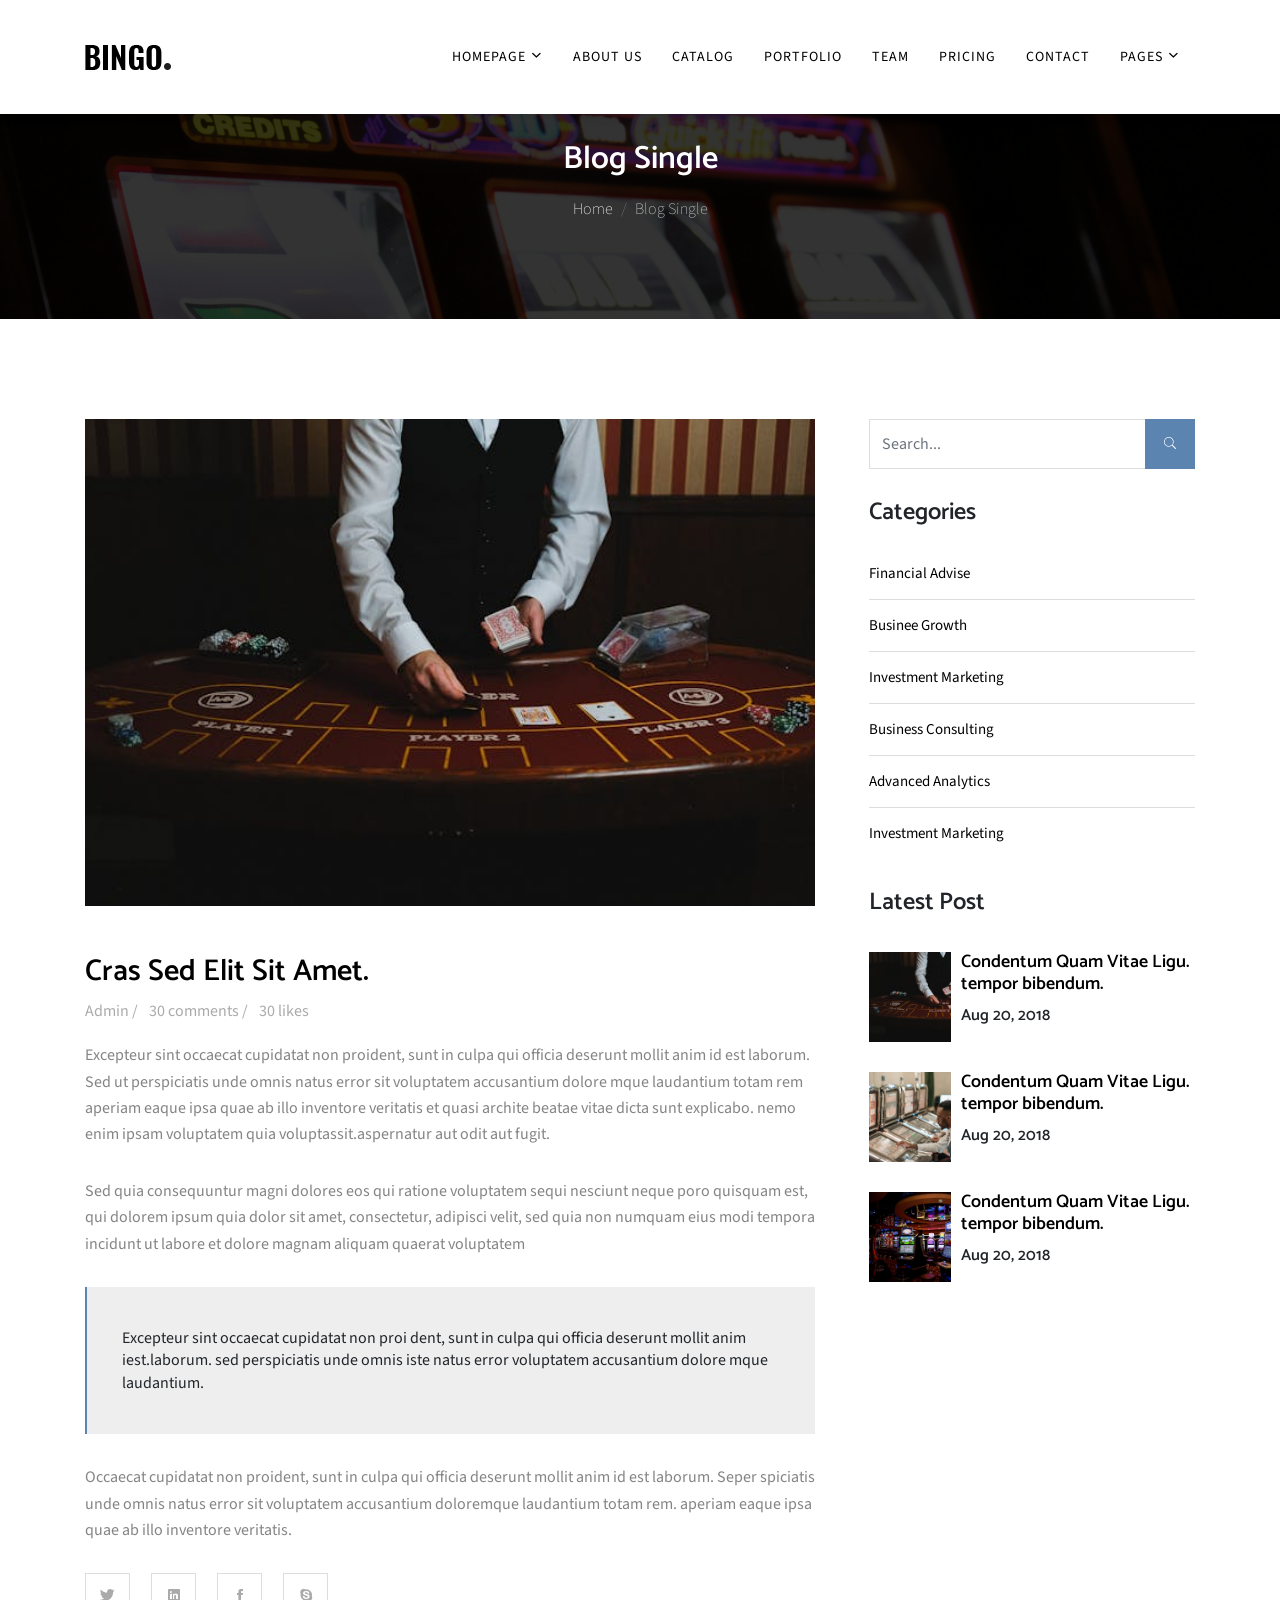
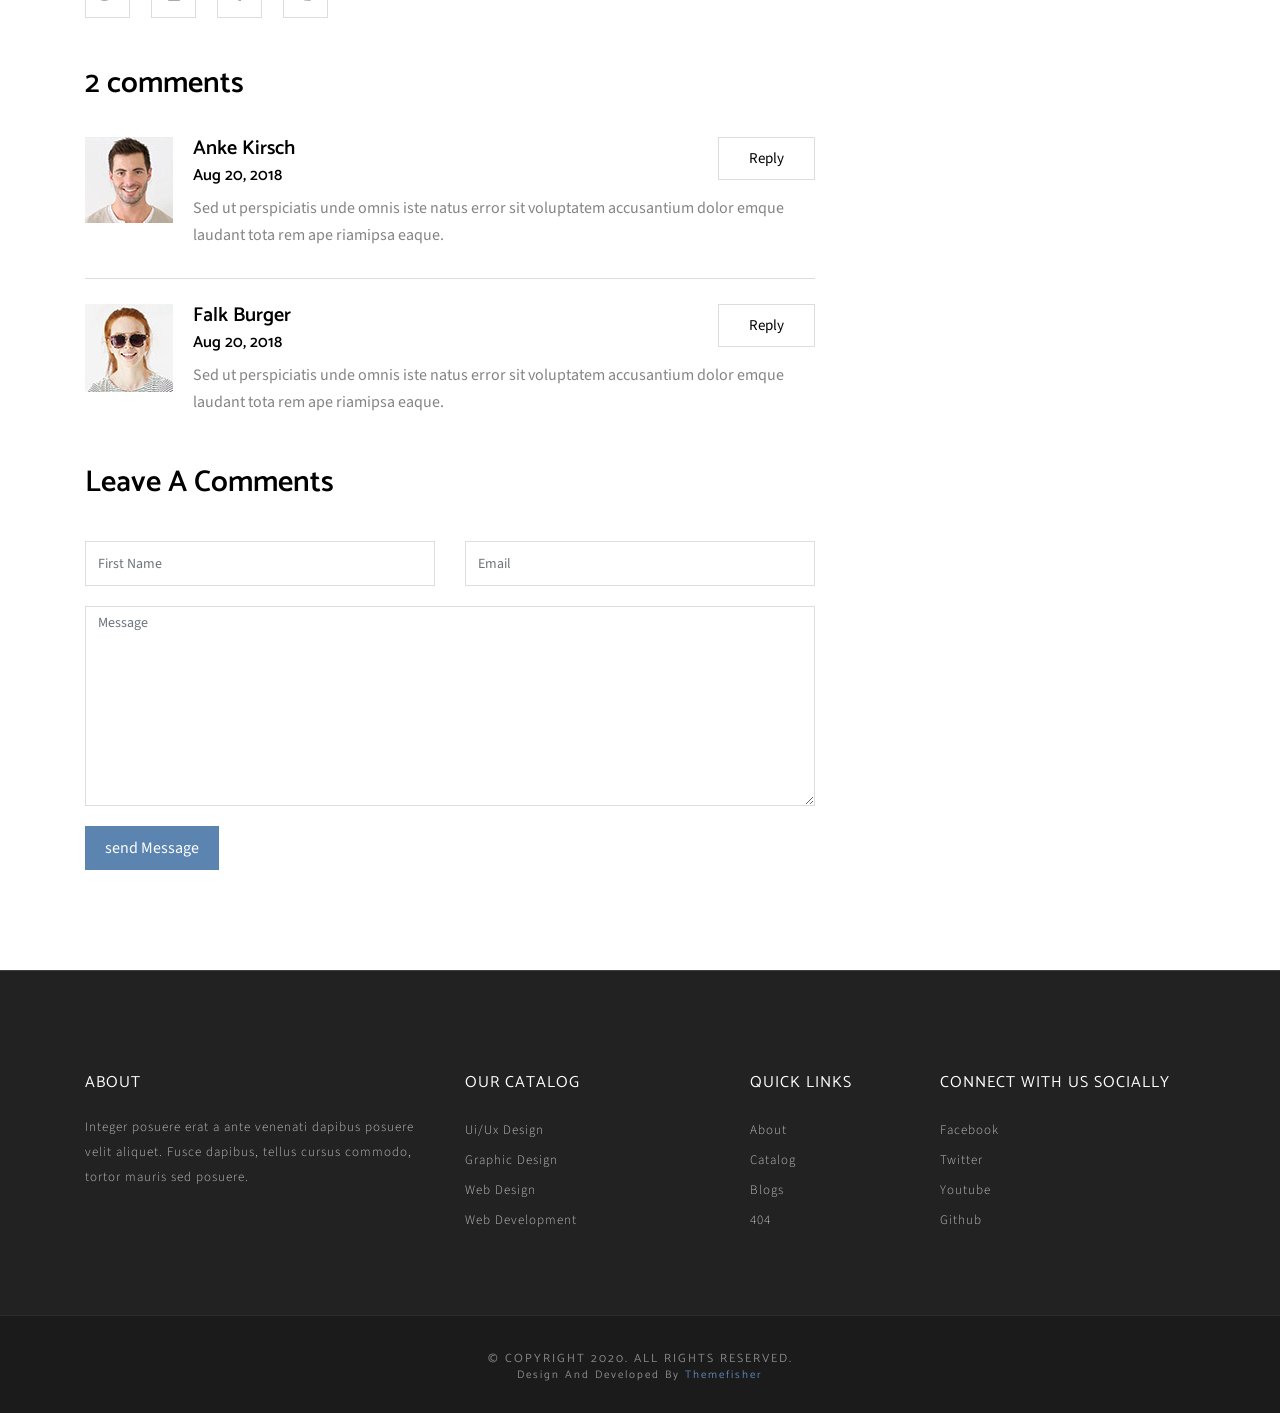
<file: single-post.html>
<!DOCTYPE html>

<!--
 // WEBSITE: https://themefisher.com
 // TWITTER: https://twitter.com/themefisher
 // FACEBOOK: https://www.facebook.com/themefisher
 // GITHUB: https://github.com/themefisher/
-->

<html lang="en">
    <head>
        <!-- Basic Page Needs
  ================================================== -->
        <meta charset="utf-8" />
        <title>Bingo | Responsive Multipurpose Parallax HTML5 Template</title>

        <!-- Mobile Specific Metas
  ================================================== -->
        <meta http-equiv="X-UA-Compatible" content="IE=edge" />
        <meta
            name="description"
            content="One page parallax responsive HTML Template"
        />
        <meta
            name="viewport"
            content="width=device-width, initial-scale=1.0, maximum-scale=5.0"
        />
        <meta name="author" content="Themefisher" />
        <meta name="generator" content="Themefisher Bingo HTML Template v1.0" />

        <!-- Favicon -->
        <link
            rel="shortcut icon"
            type="image/x-icon"
            href="images/favicon.png"
        />

        <!-- CSS
  ================================================== -->
        <!-- Themefisher Icon font -->
        <link rel="stylesheet" href="plugins/themefisher-font/style.css" />
        <!-- bootstrap.min css -->
        <link rel="stylesheet" href="plugins/bootstrap/bootstrap.min.css" />
        <!-- Lightbox.min css -->
        <link rel="stylesheet" href="plugins/lightbox2/css/lightbox.min.css" />
        <!-- animation css -->
        <link rel="stylesheet" href="plugins/animate/animate.css" />
        <!-- Slick Carousel -->
        <link rel="stylesheet" href="plugins/slick/slick.css" />
        <!-- Main Stylesheet -->
        <link rel="stylesheet" href="css/style.css" />
    </head>
    <body id="body">
        <!--
  Start Preloader
  ==================================== -->
        <div id="preloader">
            <div class="preloader">
                <span></span>
                <span></span>
                <span></span>
                <span></span>
                <span></span>
                <span></span>
            </div>
        </div>
        <!--
  End Preloader
  ==================================== -->

        <!--
Fixed Navigation
==================================== -->
        <header class="navigation fixed-top">
            <div class="container">
                <!-- main nav -->
                <nav class="navbar navbar-expand-lg navbar-light px-0">
                    <!-- logo -->
                    <a class="navbar-brand logo" href="index.html">
                        <img
                            loading="lazy"
                            class="logo-default"
                            src="images/logo.png"
                            alt="logo"
                        />
                        <img
                            loading="lazy"
                            class="logo-white"
                            src="images/logo-white.png"
                            alt="logo"
                        />
                    </a>
                    <!-- /logo -->
                    <button
                        class="navbar-toggler"
                        type="button"
                        data-toggle="collapse"
                        data-target="#navigation"
                        aria-controls="navigation"
                        aria-expanded="false"
                        aria-label="Toggle navigation"
                    >
                        <span class="navbar-toggler-icon"></span>
                    </button>

                    <div class="collapse navbar-collapse" id="navigation">
                        <ul class="navbar-nav ml-auto text-center">
                            <li class="nav-item dropdown">
                                <a
                                    class="nav-link dropdown-toggle"
                                    href="#!"
                                    id="navbarDropdown"
                                    role="button"
                                    data-toggle="dropdown"
                                    aria-haspopup="true"
                                    aria-expanded="false"
                                >
                                    Homepage <i class="tf-ion-chevron-down"></i>
                                </a>
                                <ul
                                    class="dropdown-menu"
                                    aria-labelledby="navbarDropdown"
                                >
                                    <li>
                                        <a
                                            class="dropdown-item"
                                            href="index.html"
                                            >Homepage</a
                                        >
                                    </li>
                                    <li>
                                        <a
                                            class="dropdown-item"
                                            href="onepage-slider.html"
                                            >Onepage</a
                                        >
                                    </li>
                                    <li>
                                        <a
                                            class="dropdown-item"
                                            href="onepage-text.html"
                                            >Onepage 2</a
                                        >
                                    </li>

                                    <li
                                        class="dropdown dropdown-submenu dropright"
                                    >
                                        <a
                                            class="dropdown-item dropdown-toggle"
                                            href="#!"
                                            id="dropdown0501"
                                            role="button"
                                            data-toggle="dropdown"
                                            aria-haspopup="true"
                                            aria-expanded="false"
                                            >Sub Menu
                                            <i class="tf-ion-chevron-down"></i
                                        ></a>

                                        <ul
                                            class="dropdown-menu"
                                            aria-labelledby="dropdown0501"
                                        >
                                            <li>
                                                <a
                                                    class="dropdown-item"
                                                    href="index.html"
                                                    >Submenu 01</a
                                                >
                                            </li>
                                            <li>
                                                <a
                                                    class="dropdown-item"
                                                    href="index.html"
                                                    >Submenu 02</a
                                                >
                                            </li>
                                        </ul>
                                    </li>
                                </ul>
                            </li>
                            <li class="nav-item">
                                <a class="nav-link" href="about.html"
                                    >About Us</a
                                >
                            </li>
                            <li class="nav-item">
                                <a class="nav-link" href="service.html"
                                    >Catalog</a
                                >
                            </li>
                            <li class="nav-item">
                                <a class="nav-link" href="portfolio.html"
                                    >Portfolio</a
                                >
                            </li>
                            <li class="nav-item">
                                <a class="nav-link" href="team.html">Team</a>
                            </li>
                            <li class="nav-item">
                                <a class="nav-link" href="pricing.html"
                                    >Pricing</a
                                >
                            </li>
                            <li class="nav-item">
                                <a class="nav-link" href="contact.html"
                                    >Contact</a
                                >
                            </li>
                            <li class="nav-item dropdown">
                                <a
                                    class="nav-link dropdown-toggle"
                                    href="#!"
                                    id="navbarDropdown02"
                                    role="button"
                                    data-toggle="dropdown"
                                    aria-haspopup="true"
                                    aria-expanded="false"
                                >
                                    Pages <i class="tf-ion-chevron-down"></i>
                                </a>
                                <ul
                                    class="dropdown-menu"
                                    aria-labelledby="navbarDropdown02"
                                >
                                    <li>
                                        <a class="dropdown-item" href="404.html"
                                            >404 Page</a
                                        >
                                    </li>
                                    <li>
                                        <a
                                            class="dropdown-item"
                                            href="blog.html"
                                            >Blog Page</a
                                        >
                                    </li>
                                    <li>
                                        <a class="dropdown-item"
                                            >Blog Single Page</a
                                        >
                                    </li>

                                    <li
                                        class="dropdown dropdown-submenu dropleft"
                                    >
                                        <a
                                            class="dropdown-item dropdown-toggle"
                                            href="#!"
                                            id="dropdown0201"
                                            role="button"
                                            data-toggle="dropdown"
                                            aria-haspopup="true"
                                            aria-expanded="false"
                                            >Sub Menu
                                            <i class="tf-ion-chevron-down"></i
                                        ></a>

                                        <ul
                                            class="dropdown-menu"
                                            aria-labelledby="dropdown0201"
                                        >
                                            <li>
                                                <a
                                                    class="dropdown-item"
                                                    href="index.html"
                                                    >Submenu 01</a
                                                >
                                            </li>
                                            <li>
                                                <a
                                                    class="dropdown-item"
                                                    href="index.html"
                                                    >Submenu 02</a
                                                >
                                            </li>
                                        </ul>
                                    </li>
                                </ul>
                            </li>
                        </ul>
                    </div>
                </nav>
                <!-- /main nav -->
            </div>
        </header>
        <!--
End Fixed Navigation
==================================== -->

        <section class="single-page-header">
            <div class="container">
                <div class="row">
                    <div class="col-md-12">
                        <h2>Blog Single</h2>
                        <ol
                            class="breadcrumb header-bradcrumb justify-content-center"
                        >
                            <li class="breadcrumb-item">
                                <a href="index.html" class="text-white">Home</a>
                            </li>
                            <li
                                class="breadcrumb-item active"
                                aria-current="page"
                            >
                                Blog Single
                            </li>
                        </ol>
                    </div>
                </div>
            </div>
        </section>

        <!-- blog details part start -->
        <section class="blog-details section">
            <div class="container">
                <div class="row">
                    <div class="col-lg-8">
                        <article class="post">
                            <div class="post-image mb-5">
                                <img
                                    loading="lazy"
                                    class="img-fluid w-100"
                                    src="images/blog/post-1.jpg"
                                    alt="post-image"
                                />
                            </div>
                            <!-- Post Content -->
                            <div class="post-content">
                                <h3>Cras Sed Elit Sit Amet.</h3>
                                <ul class="list-inline">
                                    <li class="list-inline-item">
                                        <a href="index.html">Admin</a>&nbsp;/
                                    </li>
                                    <li class="list-inline-item">
                                        <a>30 comments</a>&nbsp;/
                                    </li>
                                    <li class="list-inline-item">
                                        <a>30 likes</a>
                                    </li>
                                </ul>
                                <p>
                                    Excepteur sint occaecat cupidatat non
                                    proident, sunt in culpa qui officia deserunt
                                    mollit anim id est laborum. Sed ut
                                    perspiciatis unde omnis natus error sit
                                    voluptatem accusantium dolore mque
                                    laudantium totam rem aperiam eaque ipsa quae
                                    ab illo inventore veritatis et quasi archite
                                    beatae vitae dicta sunt explicabo. nemo enim
                                    ipsam voluptatem quia voluptassit.aspernatur
                                    aut odit aut fugit.
                                </p>
                                <p>
                                    Sed quia consequuntur magni dolores eos qui
                                    ratione voluptatem sequi nesciunt neque poro
                                    quisquam est, qui dolorem ipsum quia dolor
                                    sit amet, consectetur, adipisci velit, sed
                                    quia non numquam eius modi tempora incidunt
                                    ut labore et dolore magnam aliquam quaerat
                                    voluptatem
                                </p>
                                <!-- blockquote -->
                                <blockquote>
                                    Excepteur sint occaecat cupidatat non proi
                                    dent, sunt in culpa qui officia deserunt
                                    mollit anim iest.laborum. sed perspiciatis
                                    unde omnis iste natus error voluptatem
                                    accusantium dolore mque laudantium.
                                </blockquote>
                                <p>
                                    Occaecat cupidatat non proident, sunt in
                                    culpa qui officia deserunt mollit anim id
                                    est laborum. Seper spiciatis unde omnis
                                    natus error sit voluptatem accusantium
                                    doloremque laudantium totam rem. aperiam
                                    eaque ipsa quae ab illo inventore veritatis.
                                </p>
                                <!-- post share -->
                                <ul class="post-content-share list-inline mb-5">
                                    <li class="list-inline-item">
                                        <a href="https://themefisher.com/">
                                            <i
                                                class="tf-ion-social-twitter"
                                            ></i>
                                        </a>
                                    </li>
                                    <li class="list-inline-item">
                                        <a href="https://themefisher.com/">
                                            <i
                                                class="tf-ion-social-linkedin"
                                            ></i>
                                        </a>
                                    </li>
                                    <li class="list-inline-item">
                                        <a href="https://themefisher.com/">
                                            <i
                                                class="tf-ion-social-facebook"
                                            ></i>
                                        </a>
                                    </li>
                                    <li class="list-inline-item">
                                        <a href="https://themefisher.com/">
                                            <i class="tf-ion-social-skype"></i>
                                        </a>
                                    </li>
                                </ul>

                                <h3>2 comments</h3>
                                <ul class="comment-list">
                                    <!-- comment list -->
                                    <li class="comment-list-item">
                                        <div class="comment-list-item-image">
                                            <img
                                                loading="lazy"
                                                src="images/blog/comment-1.jpg"
                                                alt="comment-img"
                                            />
                                        </div>
                                        <div class="comment-list-item-content">
                                            <h5>Anke Kirsch</h5>
                                            <h6>Aug 20, 2018</h6>
                                            <p>
                                                Sed ut perspiciatis unde omnis
                                                iste natus error sit voluptatem
                                                accusantium dolor emque laudant
                                                tota rem ape riamipsa eaque.
                                            </p>
                                            <a class="comment-btn">reply</a>
                                        </div>
                                    </li>
                                    <li class="comment-list-item">
                                        <div class="comment-list-item-image">
                                            <img
                                                loading="lazy"
                                                src="images/blog/comment-2.jpg"
                                                alt="comment-img"
                                            />
                                        </div>
                                        <div class="comment-list-item-content">
                                            <h5>Falk Burger</h5>
                                            <h6>Aug 20, 2018</h6>
                                            <p>
                                                Sed ut perspiciatis unde omnis
                                                iste natus error sit voluptatem
                                                accusantium dolor emque laudant
                                                tota rem ape riamipsa eaque.
                                            </p>
                                            <a class="comment-btn">reply</a>
                                        </div>
                                    </li>
                                </ul>
                                <h3>Leave A Comments</h3>
                                <!-- Comment Form -->
                                <form action="#" class="comment-form">
                                    <div class="row">
                                        <div class="col-lg-6 col-md-6">
                                            <input
                                                type="text"
                                                name="first-name"
                                                class="form-control"
                                                id="first-name"
                                                placeholder="First Name"
                                                required
                                            />
                                        </div>
                                        <div class="col-lg-6 col-md-6">
                                            <input
                                                type="email"
                                                name="mail"
                                                class="form-control"
                                                id="mail"
                                                placeholder="Email"
                                                required
                                            />
                                        </div>
                                        <div class="col-lg-12 col-md-12">
                                            <textarea
                                                class="form-control"
                                                name="msg"
                                                id="msg"
                                                rows="6"
                                                placeholder="Message"
                                                required
                                            ></textarea>
                                        </div>
                                    </div>
                                    <button
                                        type="submit"
                                        value="send"
                                        class="btn btn-primary"
                                    >
                                        send Message
                                    </button>
                                </form>
                            </div>
                        </article>
                    </div>
                    <div class="col-lg-4 mt-5 mt-lg-0">
                        <!-- sidebar -->
                        <aside class="sidebar pl-0 pl-lg-4">
                            <div class="widget-search widget">
                                <form action="#">
                                    <!-- Search bar -->
                                    <input
                                        class="form-control shadow-none"
                                        type="text"
                                        placeholder="Search..."
                                        name="search"
                                    />
                                    <button
                                        type="submit"
                                        class="widget-search-btn"
                                    >
                                        <i class="tf-ion-ios-search"></i>
                                    </button>
                                </form>
                            </div>
                            <div class="widget-categories widget">
                                <h2>Categories</h2>
                                <!-- widget categories list -->
                                <ul class="widget-categories-list">
                                    <li>
                                        <a href="blog.html">Financial Advise</a>
                                    </li>
                                    <li>
                                        <a href="blog.html">Businee Growth</a>
                                    </li>
                                    <li>
                                        <a href="blog.html"
                                            >Investment Marketing</a
                                        >
                                    </li>
                                    <li>
                                        <a href="blog.html"
                                            >Business Consulting</a
                                        >
                                    </li>
                                    <li>
                                        <a href="blog.html"
                                            >Advanced Analytics</a
                                        >
                                    </li>
                                    <li>
                                        <a href="blog.html"
                                            >Investment Marketing</a
                                        >
                                    </li>
                                </ul>
                            </div>
                            <div class="widget-post widget">
                                <h2>Latest Post</h2>
                                <!-- latest post -->
                                <ul class="widget-post-list">
                                    <li class="widget-post-list-item">
                                        <div class="widget-post-image">
                                            <a>
                                                <img
                                                    loading="lazy"
                                                    src="images/blog/post-1.jpg"
                                                    alt="post-img"
                                                />
                                            </a>
                                        </div>
                                        <div class="widget-post-content">
                                            <a>
                                                <h5>
                                                    Condentum Quam Vitae Ligu.
                                                    tempor bibendum.
                                                </h5>
                                            </a>
                                            <h6>Aug 20, 2018</h6>
                                        </div>
                                    </li>
                                    <li class="widget-post-list-item">
                                        <div class="widget-post-image">
                                            <a>
                                                <img
                                                    loading="lazy"
                                                    src="images/blog/post-2.jpg"
                                                    alt="post-img"
                                                />
                                            </a>
                                        </div>
                                        <div class="widget-post-content">
                                            <a>
                                                <h5>
                                                    Condentum Quam Vitae Ligu.
                                                    tempor bibendum.
                                                </h5>
                                            </a>
                                            <h6>Aug 20, 2018</h6>
                                        </div>
                                    </li>
                                    <li class="widget-post-list-item">
                                        <div class="widget-post-image">
                                            <a>
                                                <img
                                                    loading="lazy"
                                                    src="images/blog/post-3.jpg"
                                                    alt="post-img"
                                                />
                                            </a>
                                        </div>
                                        <div class="widget-post-content">
                                            <a>
                                                <h5>
                                                    Condentum Quam Vitae Ligu.
                                                    tempor bibendum.
                                                </h5>
                                            </a>
                                            <h6>Aug 20, 2018</h6>
                                        </div>
                                    </li>
                                </ul>
                            </div>
                        </aside>
                    </div>
                </div>
            </div>
        </section>
        <!-- blog details part end -->

        <footer id="footer" class="bg-one">
            <div class="top-footer">
                <div class="container">
                    <div class="row justify-content-around">
                        <div class="col-lg-4 col-md-6 mb-5 mb-lg-0">
                            <h3>about</h3>
                            <p>
                                Integer posuere erat a ante venenati dapibus
                                posuere velit aliquet. Fusce dapibus, tellus
                                cursus commodo, tortor mauris sed posuere.
                            </p>
                        </div>
                        <!-- End of .col-sm-3 -->

                        <div class="col-lg-3 col-md-6 mb-5 mb-lg-0">
                            <ul>
                                <li>
                                    <h3>Our Catalog</h3>
                                </li>
                                <li><a href="service.html">Ui/Ux Design</a></li>
                                <li>
                                    <a href="service.html">Graphic Design</a>
                                </li>
                                <li><a href="service.html">Web Design</a></li>
                                <li>
                                    <a href="service.html">Web Development</a>
                                </li>
                            </ul>
                        </div>
                        <!-- End of .col-sm-3 -->

                        <div class="col-lg-2 col-md-6 mb-5 mb-md-0">
                            <ul>
                                <li>
                                    <h3>Quick Links</h3>
                                </li>
                                <li><a href="about.html">About</a></li>
                                <li><a href="service.html">Catalog</a></li>
                                <li><a href="blog.html">Blogs</a></li>
                                <li><a href="404.html">404</a></li>
                            </ul>
                        </div>
                        <!-- End of .col-sm-3 -->

                        <div class="col-lg-3 col-md-6">
                            <ul>
                                <li>
                                    <h3>Connect with us Socially</h3>
                                </li>
                                <li>
                                    <a
                                        href="https://www.facebook.com/themefisher/"
                                        >Facebook</a
                                    >
                                </li>
                                <li>
                                    <a
                                        href="https://www.twitter.com/themefisher/"
                                        >Twitter</a
                                    >
                                </li>
                                <li>
                                    <a
                                        href="https://www.youtube.com/channel/UCx9qVW8VF0LmTi4OF2F8YdA"
                                        >Youtube</a
                                    >
                                </li>
                                <li>
                                    <a
                                        href="https://www.github.com/themefisher/"
                                        >Github</a
                                    >
                                </li>
                            </ul>
                        </div>
                        <!-- End of .col-sm-3 -->
                    </div>
                </div>
                <!-- end container -->
            </div>
            <div class="footer-bottom">
                <h5>&copy; Copyright 2020. All rights reserved.</h5>
                <h6>
                    Design and Developed by
                    <a href="https://themefisher.com/">Themefisher</a>
                </h6>
            </div>
        </footer>
        <!-- end footer -->

        <!-- end Footer Area
========================================== -->
        <!-- 
    Essential Scripts
    =====================================-->
        <!-- Main jQuery -->
        <script src="plugins/jquery/jquery.min.js"></script>

        <!-- Bootstrap4 -->
        <script src="plugins/bootstrap/bootstrap.min.js"></script>
        <!-- Parallax -->
        <script src="plugins/parallax/jquery.parallax-1.1.3.js"></script>
        <!-- lightbox -->
        <script src="plugins/lightbox2/js/lightbox.min.js"></script>
        <!-- Owl Carousel -->
        <script src="plugins/slick/slick.min.js"></script>
        <!-- filter -->
        <script src="plugins/filterizr/jquery.filterizr.min.js"></script>
        <!-- Smooth Scroll js -->
        <script src="plugins/smooth-scroll/smooth-scroll.min.js"></script>

        <!-- Custom js -->
        <script src="js/script.js"></script>
        <script src="js/cookiebanner.js"></script>
    </body>
</html>
</file>
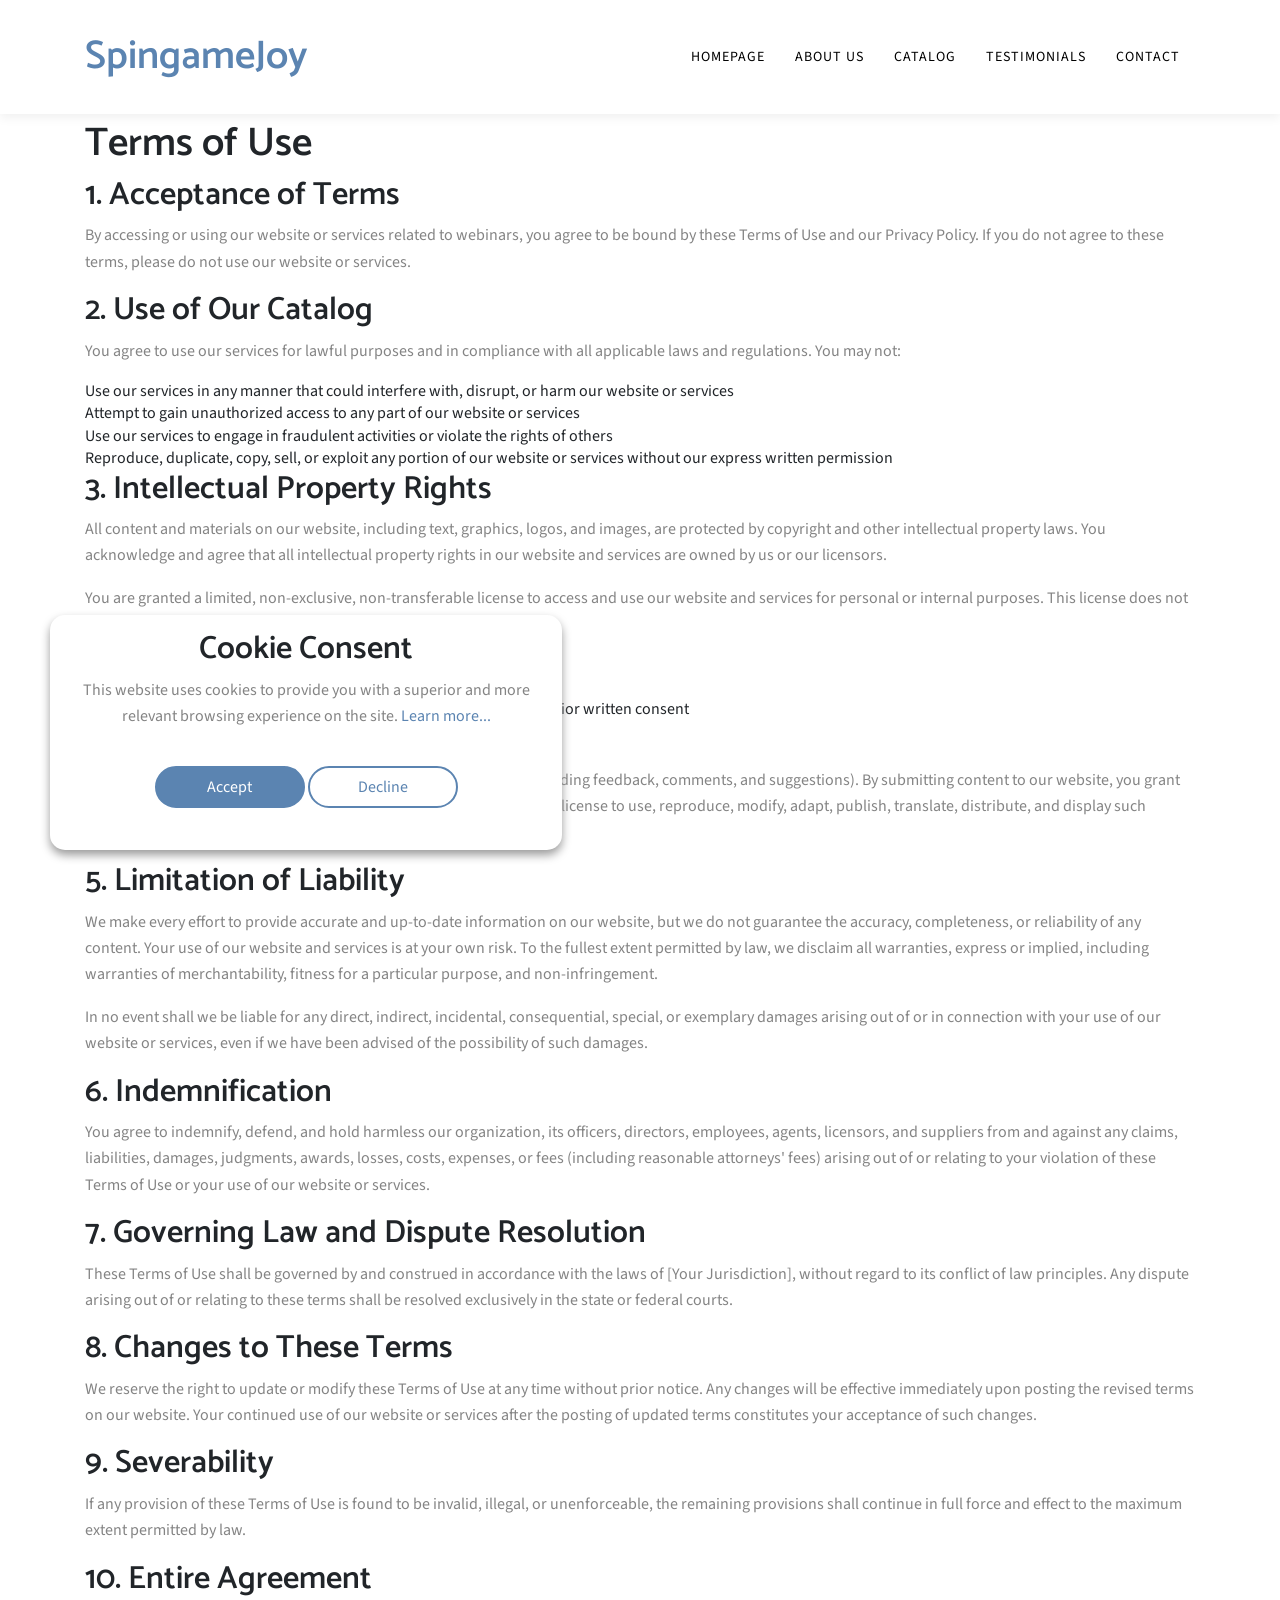
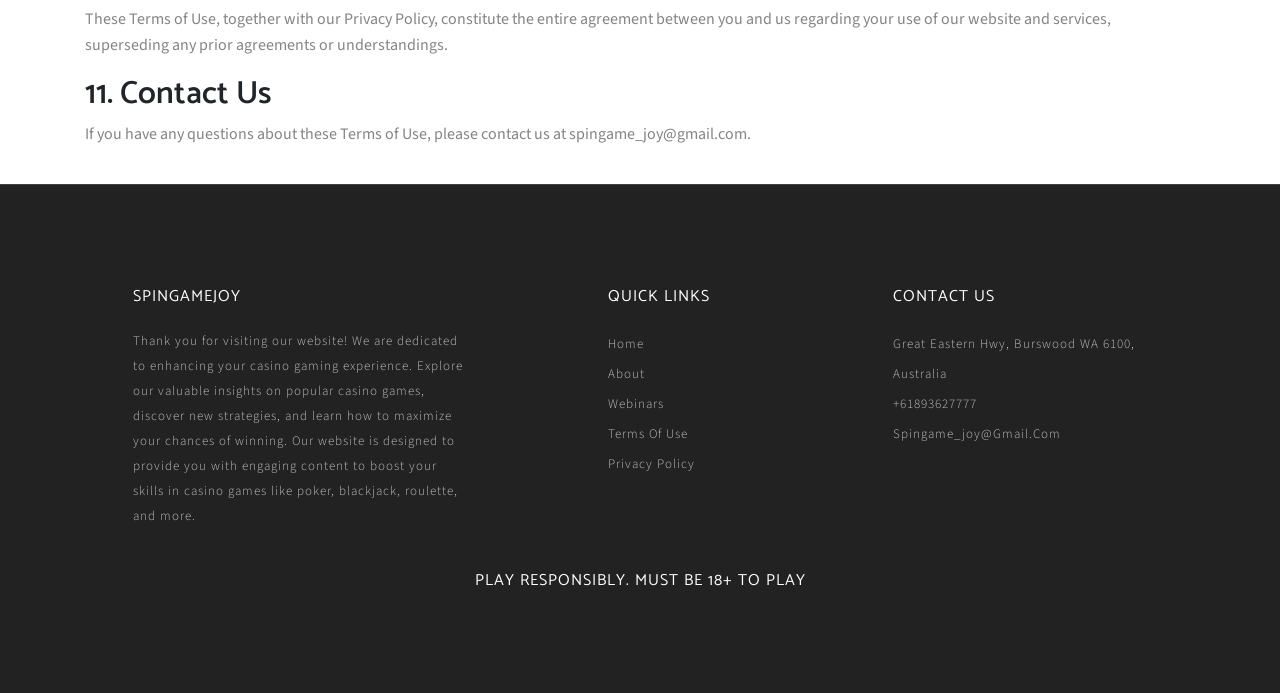
<file: terms-of-use.html>
<!DOCTYPE html>

<html lang="en">
    <head>
        <!-- Basic Page Needs
  ================================================== -->
        <meta charset="utf-8" />
        <title>SpingameJoy</title>

        <!-- Mobile Specific Metas
  ================================================== -->
        <meta http-equiv="X-UA-Compatible" content="IE=edge" />
        <meta
            name="description"
            content="One page parallax responsive HTML Template"
        />
        <meta
            name="viewport"
            content="width=device-width, initial-scale=1.0, maximum-scale=5.0"
        />
        <meta name="author" content="Themefisher" />
        <meta name="generator" content="Themefisher Bingo HTML Template v1.0" />

        <!-- Favicon -->
        <link
            rel="shortcut icon"
            type="image/x-icon"
            href="images/favicon.png"
        />

        <!-- CSS
  ================================================== -->
        <!-- Themefisher Icon font -->
        <link rel="stylesheet" href="plugins/themefisher-font/style.css" />
        <!-- bootstrap.min css -->
        <link rel="stylesheet" href="plugins/bootstrap/bootstrap.min.css" />
        <!-- Lightbox.min css -->
        <link rel="stylesheet" href="plugins/lightbox2/css/lightbox.min.css" />
        <!-- animation css -->
        <link rel="stylesheet" href="plugins/animate/animate.css" />
        <!-- Slick Carousel -->
        <link rel="stylesheet" href="plugins/slick/slick.css" />
        <!-- Main Stylesheet -->
        <link rel="stylesheet" href="css/style.css" />
    </head>
    <body id="body">
        <!--
  Start Preloader
  ==================================== -->
        <div id="preloader">
            <div class="preloader">
                <span></span>
                <span></span>
                <span></span>
                <span></span>
                <span></span>
                <span></span>
            </div>
        </div>
        <!--
  End Preloader
  ==================================== -->

        <!--
Fixed Navigation
==================================== -->
        <header class="navigation fixed-top sticky-header">
            <div class="container">
                <!-- main nav -->
                <nav class="navbar navbar-expand-lg navbar-light px-0">
                    <!-- logo -->
                    <a class="navbar-brand logo" href="index.html">
                        <h1 style="margin-bottom: 0px; color: #5b84b1ff">
                            SpingameJoy
                        </h1>
                    </a>
                    <!-- /logo -->
                    <button
                        class="navbar-toggler"
                        type="button"
                        data-toggle="collapse"
                        data-target="#navigation"
                        aria-controls="navigation"
                        aria-expanded="false"
                        aria-label="Toggle navigation"
                    >
                        <span class="navbar-toggler-icon"></span>
                    </button>

                    <div class="collapse navbar-collapse" id="navigation">
                        <ul class="navbar-nav ml-auto text-center">
                            <li class="nav-item">
                                <a class="nav-link" href="index.html"
                                    >Homepage</a
                                >
                            </li>

                            <li class="nav-item">
                                <a class="nav-link" href="about.html"
                                    >About Us</a
                                >
                            </li>
                            <li class="nav-item">
                                <a class="nav-link" href="service.html"
                                    >Catalog</a
                                >
                            </li>
                            <li class="nav-item">
                                <a class="nav-link" href="testimonials.html"
                                    >Testimonials</a
                                >
                            </li>
                            <li class="nav-item">
                                <a class="nav-link" href="contact.html"
                                    >Contact</a
                                >
                            </li>
                        </ul>
                    </div>
                </nav>
                <!-- /main nav -->
            </div>
        </header>
        <!--
End Fixed Navigation
==================================== -->
        <main>
            <article
                class="container additional-wrapper"
                style="margin-top: 100px"
            >
                <div class="page__content" style="padding: 20px 0px">
                    <h1>Terms of Use</h1>

                    <h2>1. Acceptance of Terms</h2>
                    <p>
                        By accessing or using our website or services related to
                        webinars, you agree to be bound by these Terms of Use
                        and our Privacy Policy. If you do not agree to these
                        terms, please do not use our website or services.
                    </p>

                    <h2>2. Use of Our Catalog</h2>
                    <p>
                        You agree to use our services for lawful purposes and in
                        compliance with all applicable laws and regulations. You
                        may not:
                    </p>
                    <ul>
                        <li>
                            Use our services in any manner that could interfere
                            with, disrupt, or harm our website or services
                        </li>
                        <li>
                            Attempt to gain unauthorized access to any part of
                            our website or services
                        </li>
                        <li>
                            Use our services to engage in fraudulent activities
                            or violate the rights of others
                        </li>
                        <li>
                            Reproduce, duplicate, copy, sell, or exploit any
                            portion of our website or services without our
                            express written permission
                        </li>
                    </ul>

                    <h2>3. Intellectual Property Rights</h2>
                    <p>
                        All content and materials on our website, including
                        text, graphics, logos, and images, are protected by
                        copyright and other intellectual property laws. You
                        acknowledge and agree that all intellectual property
                        rights in our website and services are owned by us or
                        our licensors.
                    </p>

                    <p>
                        You are granted a limited, non-exclusive,
                        non-transferable license to access and use our website
                        and services for personal or internal purposes. This
                        license does not permit you to:
                    </p>
                    <ul>
                        <li>
                            Modify or alter any part of our website or services
                        </li>
                        <li>
                            Create derivative works based on our website or
                            services
                        </li>
                        <li>
                            Use our website or services for any commercial
                            purpose without our prior written consent
                        </li>
                    </ul>

                    <h2>4. User Contributions</h2>
                    <p>
                        Our website may allow users to post, submit, or transmit
                        content (including feedback, comments, and suggestions).
                        By submitting content to our website, you grant us a
                        perpetual, irrevocable, worldwide, royalty-free, and
                        non-exclusive license to use, reproduce, modify, adapt,
                        publish, translate, distribute, and display such content
                        in any media.
                    </p>

                    <h2>5. Limitation of Liability</h2>
                    <p>
                        We make every effort to provide accurate and up-to-date
                        information on our website, but we do not guarantee the
                        accuracy, completeness, or reliability of any content.
                        Your use of our website and services is at your own
                        risk. To the fullest extent permitted by law, we
                        disclaim all warranties, express or implied, including
                        warranties of merchantability, fitness for a particular
                        purpose, and non-infringement.
                    </p>

                    <p>
                        In no event shall we be liable for any direct, indirect,
                        incidental, consequential, special, or exemplary damages
                        arising out of or in connection with your use of our
                        website or services, even if we have been advised of the
                        possibility of such damages.
                    </p>

                    <h2>6. Indemnification</h2>
                    <p>
                        You agree to indemnify, defend, and hold harmless our
                        organization, its officers, directors, employees,
                        agents, licensors, and suppliers from and against any
                        claims, liabilities, damages, judgments, awards, losses,
                        costs, expenses, or fees (including reasonable
                        attorneys' fees) arising out of or relating to your
                        violation of these Terms of Use or your use of our
                        website or services.
                    </p>

                    <h2>7. Governing Law and Dispute Resolution</h2>
                    <p>
                        These Terms of Use shall be governed by and construed in
                        accordance with the laws of [Your Jurisdiction], without
                        regard to its conflict of law principles. Any dispute
                        arising out of or relating to these terms shall be
                        resolved exclusively in the state or federal courts.
                    </p>

                    <h2>8. Changes to These Terms</h2>
                    <p>
                        We reserve the right to update or modify these Terms of
                        Use at any time without prior notice. Any changes will
                        be effective immediately upon posting the revised terms
                        on our website. Your continued use of our website or
                        services after the posting of updated terms constitutes
                        your acceptance of such changes.
                    </p>

                    <h2>9. Severability</h2>
                    <p>
                        If any provision of these Terms of Use is found to be
                        invalid, illegal, or unenforceable, the remaining
                        provisions shall continue in full force and effect to
                        the maximum extent permitted by law.
                    </p>

                    <h2>10. Entire Agreement</h2>
                    <p>
                        These Terms of Use, together with our Privacy Policy,
                        constitute the entire agreement between you and us
                        regarding your use of our website and services,
                        superseding any prior agreements or understandings.
                    </p>

                    <h2>11. Contact Us</h2>
                    <p>
                        If you have any questions about these Terms of Use,
                        please contact us at spingame_joy@gmail.com.
                    </p>
                </div>
            </article>
        </main>

        <footer id="footer" class="bg-one">
            <div class="top-footer">
                <div class="container">
                    <div class="row justify-content-around">
                        <div class="col-lg-4 col-md-6 mb-5 mb-lg-0">
                            <h3>SpingameJoy</h3>
                            <p>
                                Thank you for visiting our website! We are
                                dedicated to enhancing your casino gaming
                                experience. Explore our valuable insights on
                                popular casino games, discover new strategies,
                                and learn how to maximize your chances of
                                winning. Our website is designed to provide you
                                with engaging content to boost your skills in
                                casino games like poker, blackjack, roulette,
                                and more.
                            </p>
                        </div>
                        <!-- End of .col-sm-3 -->

                        <div class="col-lg-2 col-md-6 mb-5 mb-md-0">
                            <ul>
                                <li>
                                    <h3>Quick Links</h3>
                                </li>
                                <li><a href="index.html">Home</a></li>
                                <li><a href="about.html">About</a></li>
                                <li><a href="webinars.html">Webinars</a></li>
                                <li>
                                    <a href="terms-of-use.html">Terms Of Use</a>
                                </li>
                                <li>
                                    <a href="privacy-policy.html"
                                        >Privacy Policy</a
                                    >
                                </li>
                            </ul>
                        </div>
                        <!-- End of .col-sm-3 -->

                        <div class="col-lg-3 col-md-6">
                            <ul>
                                <li>
                                    <h3>Contact Us</h3>
                                </li>
                                <li>
                                    <a href="contact.html"
                                        >Great Eastern Hwy, Burswood WA 6100,
                                        Australia</a
                                    >
                                </li>
                                <li>
                                    <a href="contact.html">+61893627777</a>
                                </li>
                                <li>
                                    <a href="contact.html"
                                        >spingame_joy@gmail.com</a
                                    >
                                </li>
                            </ul>
                        </div>
                        <!-- End of .col-sm-3 -->
                        <div class="col-md-12">
                            <h3 class="text-center mt-4">
                                Play responsibly. Must be 18+ to play
                            </h3>
                        </div>
                    </div>
                </div>
                <!-- end container -->
            </div>
        </footer>
        <!-- end footer -->

        <!-- Cookie banner -->
        <div class="cookie-wrapper show">
            <div>
                <i class="bx bx-cookie"></i>
                <h2 style="text-align: center">Cookie Consent</h2>
            </div>

            <div class="data">
                <p>
                    This website uses cookies to provide you with a superior and
                    more relevant browsing experience on the site.
                    <a href="#">Learn more...</a>
                </p>
            </div>

            <div class="buttons">
                <button class="cookie-button" id="acceptBtn">Accept</button>
                <button class="cookie-button" id="declineBtn">Decline</button>
            </div>
        </div>
        <!-- End Cookie banner -->

        <!-- end Footer Area
========================================== -->
        <!-- 
    Essential Scripts
    =====================================-->
        <!-- Main jQuery -->
        <script src="plugins/jquery/jquery.min.js"></script>

        <!-- Bootstrap4 -->
        <script src="plugins/bootstrap/bootstrap.min.js"></script>
        <!-- Parallax -->
        <script src="plugins/parallax/jquery.parallax-1.1.3.js"></script>
        <!-- lightbox -->
        <script src="plugins/lightbox2/js/lightbox.min.js"></script>
        <!-- Owl Carousel -->
        <script src="plugins/slick/slick.min.js"></script>
        <!-- filter -->
        <script src="plugins/filterizr/jquery.filterizr.min.js"></script>
        <!-- Smooth Scroll js -->
        <script src="plugins/smooth-scroll/smooth-scroll.min.js"></script>

        <!-- Custom js -->
        <script src="js/script.js"></script>
        <script src="js/cookiebanner.js"></script>
    </body>
</html>
</file>
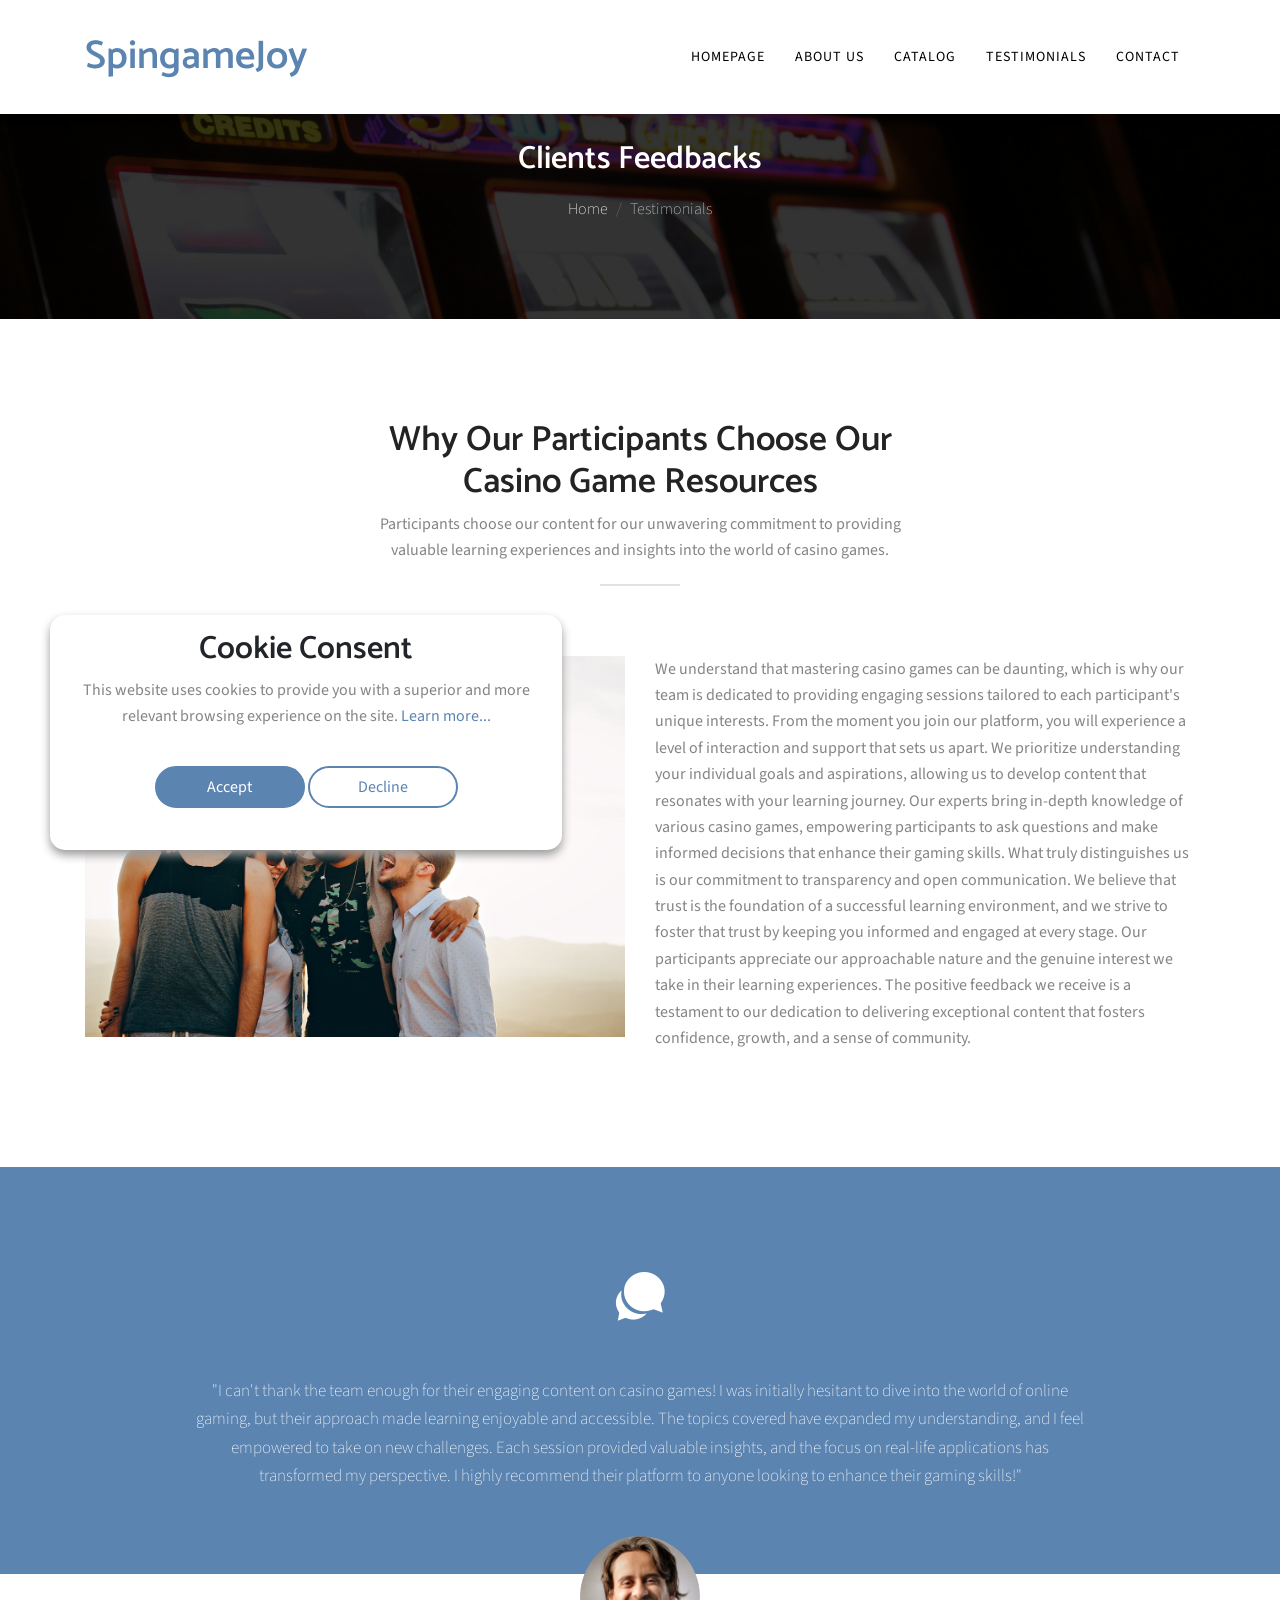
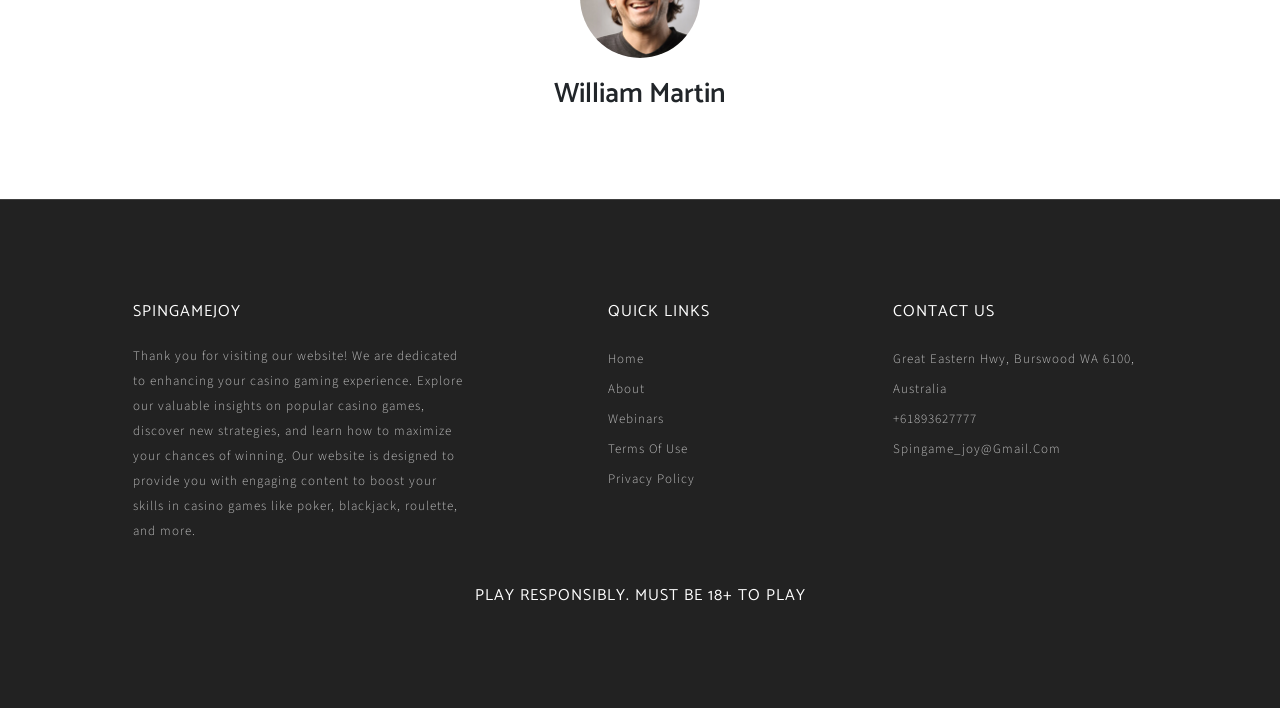
<file: testimonials.html>
<!DOCTYPE html>

<html lang="en">
    <head>
        <!-- Basic Page Needs
  ================================================== -->
        <meta charset="utf-8" />
        <title>SpingameJoy</title>

        <!-- Mobile Specific Metas
  ================================================== -->
        <meta http-equiv="X-UA-Compatible" content="IE=edge" />
        <meta
            name="description"
            content="One page parallax responsive HTML Template"
        />
        <meta
            name="viewport"
            content="width=device-width, initial-scale=1.0, maximum-scale=5.0"
        />
        <meta name="author" content="Themefisher" />
        <meta name="generator" content="Themefisher Bingo HTML Template v1.0" />

        <!-- Favicon -->
        <link
            rel="shortcut icon"
            type="image/x-icon"
            href="images/favicon.png"
        />

        <!-- CSS
  ================================================== -->
        <!-- Themefisher Icon font -->
        <link rel="stylesheet" href="plugins/themefisher-font/style.css" />
        <!-- bootstrap.min css -->
        <link rel="stylesheet" href="plugins/bootstrap/bootstrap.min.css" />
        <!-- Lightbox.min css -->
        <link rel="stylesheet" href="plugins/lightbox2/css/lightbox.min.css" />
        <!-- animation css -->
        <link rel="stylesheet" href="plugins/animate/animate.css" />
        <!-- Slick Carousel -->
        <link rel="stylesheet" href="plugins/slick/slick.css" />
        <!-- Main Stylesheet -->
        <link rel="stylesheet" href="css/style.css" />
    </head>
    <body id="body">
        <!--
  Start Preloader
  ==================================== -->
        <div id="preloader">
            <div class="preloader">
                <span></span>
                <span></span>
                <span></span>
                <span></span>
                <span></span>
                <span></span>
            </div>
        </div>
        <!--
  End Preloader
  ==================================== -->

        <!--
Fixed Navigation
==================================== -->
        <header class="navigation fixed-top">
            <div class="container">
                <!-- main nav -->
                <nav class="navbar navbar-expand-lg navbar-light px-0">
                    <!-- logo -->
                    <a class="navbar-brand logo" href="index.html">
                        <h1 style="margin-bottom: 0px; color: #5b84b1ff">
                            SpingameJoy
                        </h1>
                    </a>
                    <!-- /logo -->
                    <button
                        class="navbar-toggler"
                        type="button"
                        data-toggle="collapse"
                        data-target="#navigation"
                        aria-controls="navigation"
                        aria-expanded="false"
                        aria-label="Toggle navigation"
                    >
                        <span class="navbar-toggler-icon"></span>
                    </button>

                    <div class="collapse navbar-collapse" id="navigation">
                        <ul class="navbar-nav ml-auto text-center">
                            <li class="nav-item">
                                <a class="nav-link" href="index.html"
                                    >Homepage</a
                                >
                            </li>

                            <li class="nav-item">
                                <a class="nav-link" href="about.html"
                                    >About Us</a
                                >
                            </li>
                            <li class="nav-item">
                                <a class="nav-link" href="service.html"
                                    >Catalog</a
                                >
                            </li>
                            <li class="nav-item">
                                <a class="nav-link" href="testimonials.html"
                                    >Testimonials</a
                                >
                            </li>
                            <li class="nav-item">
                                <a class="nav-link" href="contact.html"
                                    >Contact</a
                                >
                            </li>
                        </ul>
                    </div>
                </nav>
                <!-- /main nav -->
            </div>
        </header>
        <!--
End Fixed Navigation
==================================== -->

        <section class="single-page-header">
            <div class="container">
                <div class="row">
                    <div class="col-md-12">
                        <h2>Clients Feedbacks</h2>
                        <ol
                            class="breadcrumb header-bradcrumb justify-content-center"
                        >
                            <li class="breadcrumb-item">
                                <a href="index.html" class="text-white">Home</a>
                            </li>
                            <li
                                class="breadcrumb-item active"
                                aria-current="page"
                            >
                                Testimonials
                            </li>
                        </ol>
                    </div>
                </div>
            </div>
        </section>

        <!--
Start About Section
==================================== -->
        <section class="about" id="about">
            <div class="container">
                <div class="row justify-content-center">
                    <div class="col-xl-6 col-lg-8">
                        <!-- section title -->
                        <div class="title text-center">
                            <h2>
                                Why Our Participants Choose Our Casino Game
                                Resources
                            </h2>
                            <p>
                                Participants choose our content for our
                                unwavering commitment to providing valuable
                                learning experiences and insights into the world
                                of casino games.
                            </p>
                            <div class="border"></div>
                        </div>
                        <!-- /section title -->
                    </div>
                </div>
                <div class="row">
                    <div class="col-lg-6 mb-5 mb-lg-0">
                        <img
                            loading="lazy"
                            src="images/about-us.jpg"
                            class="img-fluid"
                            alt="Casino Game Session"
                        />
                    </div>
                    <div class="col-lg-6">
                        <p>
                            We understand that mastering casino games can be
                            daunting, which is why our team is dedicated to
                            providing engaging sessions tailored to each
                            participant's unique interests. From the moment you
                            join our platform, you will experience a level of
                            interaction and support that sets us apart. We
                            prioritize understanding your individual goals and
                            aspirations, allowing us to develop content that
                            resonates with your learning journey. Our experts
                            bring in-depth knowledge of various casino games,
                            empowering participants to ask questions and make
                            informed decisions that enhance their gaming skills.
                            What truly distinguishes us is our commitment to
                            transparency and open communication. We believe that
                            trust is the foundation of a successful learning
                            environment, and we strive to foster that trust by
                            keeping you informed and engaged at every stage. Our
                            participants appreciate our approachable nature and
                            the genuine interest we take in their learning
                            experiences. The positive feedback we receive is a
                            testament to our dedication to delivering
                            exceptional content that fosters confidence, growth,
                            and a sense of community.
                        </p>
                    </div>
                </div>
                <!-- End row -->
            </div>
            <!-- End container -->
        </section>
        <!-- End section -->

        <!-- Start Testimonial
=========================================== -->

        <section class="testimonial section" id="testimonial">
            <div class="container">
                <div class="row">
                    <div class="col-lg-12">
                        <!-- testimonial wrapper -->
                        <div class="testimonial-slider">
                            <!-- testimonial single -->
                            <div class="item text-center">
                                <i class="tf-ion-chatbubbles"></i>
                                <!-- participant info -->
                                <div class="client-details">
                                    <p>
                                        "I can't thank the team enough for their
                                        engaging content on casino games! I was
                                        initially hesitant to dive into the
                                        world of online gaming, but their
                                        approach made learning enjoyable and
                                        accessible. The topics covered have
                                        expanded my understanding, and I feel
                                        empowered to take on new challenges.
                                        Each session provided valuable insights,
                                        and the focus on real-life applications
                                        has transformed my perspective. I highly
                                        recommend their platform to anyone
                                        looking to enhance their gaming skills!"
                                    </p>
                                </div>
                                <!-- /participant info -->
                                <!-- participant photo -->
                                <div class="client-thumb">
                                    <img
                                        loading="lazy"
                                        src="images/client-logo/clients-1.jpg"
                                        class="img-fluid"
                                        alt=""
                                    />
                                </div>
                                <div class="client-meta">
                                    <h3>William Martin</h3>
                                </div>
                                <!-- /participant photo -->
                            </div>
                            <!-- /testimonial single -->

                            <!-- testimonial single -->
                            <div class="item text-center">
                                <i class="tf-ion-chatbubbles"></i>
                                <!-- participant info -->
                                <div class="client-details">
                                    <p>
                                        "Participating in these sessions has
                                        been a game changer for my gaming
                                        strategy. From the first lesson, I felt
                                        welcomed and engaged. The instructors
                                        took the time to interact with us and
                                        address our questions, crafting an
                                        informative experience. The practical
                                        tips shared during each session have
                                        helped me apply what I've learned right
                                        away. I can confidently say that I’m on
                                        the right path thanks to their
                                        guidance!"
                                    </p>
                                </div>
                                <!-- /participant info -->
                                <!-- participant photo -->
                                <div class="client-thumb">
                                    <img
                                        loading="lazy"
                                        src="images/client-logo/clients-2.jpg"
                                        class="img-fluid"
                                        alt=""
                                    />
                                </div>
                                <div class="client-meta">
                                    <h3>Emma Harrison</h3>
                                </div>
                                <!-- /participant photo -->
                            </div>
                            <!-- /testimonial single -->

                            <!-- testimonial single -->
                            <div class="item text-center">
                                <i class="tf-ion-chatbubbles"></i>
                                <!-- participant info -->
                                <div class="client-details">
                                    <p>
                                        "My experience with these sessions has
                                        exceeded all my expectations. The
                                        instructors are knowledgeable and
                                        genuinely interested in our learning.
                                        Each session is well-structured,
                                        providing a mix of theory and practical
                                        insights. I've gained valuable skills
                                        and knowledge that I can apply
                                        immediately. The community aspect has
                                        also been fantastic, allowing for
                                        networking and shared learning
                                        experiences. I am truly grateful for the
                                        opportunity to participate and highly
                                        recommend these resources!"
                                    </p>
                                </div>
                                <!-- /participant info -->
                                <!-- participant photo -->
                                <div class="client-thumb">
                                    <img
                                        loading="lazy"
                                        src="images/client-logo/clients-3.jpg"
                                        class="img-fluid"
                                        alt=""
                                    />
                                </div>
                                <div class="client-meta">
                                    <h3>Alexander Lucas</h3>
                                </div>
                                <!-- /participant photo -->
                            </div>
                            <!-- /testimonial single -->
                        </div>
                    </div>
                    <!-- end col lg 12 -->
                </div>
                <!-- End row -->
            </div>
            <!-- End container -->
        </section>

        <!-- End Section -->

        <footer id="footer" class="bg-one">
            <div class="top-footer">
                <div class="container">
                    <div class="row justify-content-around">
                        <div class="col-lg-4 col-md-6 mb-5 mb-lg-0">
                            <h3>SpingameJoy</h3>
                            <p>
                                Thank you for visiting our website! We are
                                dedicated to enhancing your casino gaming
                                experience. Explore our valuable insights on
                                popular casino games, discover new strategies,
                                and learn how to maximize your chances of
                                winning. Our website is designed to provide you
                                with engaging content to boost your skills in
                                casino games like poker, blackjack, roulette,
                                and more.
                            </p>
                        </div>
                        <!-- End of .col-sm-3 -->

                        <div class="col-lg-2 col-md-6 mb-5 mb-md-0">
                            <ul>
                                <li>
                                    <h3>Quick Links</h3>
                                </li>
                                <li><a href="index.html">Home</a></li>
                                <li><a href="about.html">About</a></li>
                                <li><a href="webinars.html">Webinars</a></li>
                                <li>
                                    <a href="terms-of-use.html">Terms Of Use</a>
                                </li>
                                <li>
                                    <a href="privacy-policy.html"
                                        >Privacy Policy</a
                                    >
                                </li>
                            </ul>
                        </div>
                        <!-- End of .col-sm-3 -->

                        <div class="col-lg-3 col-md-6">
                            <ul>
                                <li>
                                    <h3>Contact Us</h3>
                                </li>
                                <li>
                                    <a href="contact.html"
                                        >Great Eastern Hwy, Burswood WA 6100,
                                        Australia</a
                                    >
                                </li>
                                <li>
                                    <a href="contact.html">+61893627777</a>
                                </li>
                                <li>
                                    <a href="contact.html"
                                        >spingame_joy@gmail.com</a
                                    >
                                </li>
                            </ul>
                        </div>
                        <!-- End of .col-sm-3 -->
                        <div class="col-md-12">
                            <h3 class="text-center mt-4">
                                Play responsibly. Must be 18+ to play
                            </h3>
                        </div>
                    </div>
                </div>
                <!-- end container -->
            </div>
        </footer>
        <!-- end footer -->

        <!-- Cookie banner -->
        <div class="cookie-wrapper show">
            <div>
                <i class="bx bx-cookie"></i>
                <h2 style="text-align: center">Cookie Consent</h2>
            </div>

            <div class="data">
                <p>
                    This website uses cookies to provide you with a superior and
                    more relevant browsing experience on the site.
                    <a href="#">Learn more...</a>
                </p>
            </div>

            <div class="buttons">
                <button class="cookie-button" id="acceptBtn">Accept</button>
                <button class="cookie-button" id="declineBtn">Decline</button>
            </div>
        </div>
        <!-- End Cookie banner -->

        <!-- end Footer Area
========================================== -->
        <!-- 
    Essential Scripts
    =====================================-->
        <!-- Main jQuery -->
        <script src="plugins/jquery/jquery.min.js"></script>

        <!-- Bootstrap4 -->
        <script src="plugins/bootstrap/bootstrap.min.js"></script>
        <!-- Parallax -->
        <script src="plugins/parallax/jquery.parallax-1.1.3.js"></script>
        <!-- lightbox -->
        <script src="plugins/lightbox2/js/lightbox.min.js"></script>
        <!-- Owl Carousel -->
        <script src="plugins/slick/slick.min.js"></script>
        <!-- filter -->
        <script src="plugins/filterizr/jquery.filterizr.min.js"></script>
        <!-- Smooth Scroll js -->
        <script src="plugins/smooth-scroll/smooth-scroll.min.js"></script>

        <!-- Custom js -->
        <script src="js/script.js"></script>
        <script src="js/cookiebanner.js"></script>
    </body>
</html>
</file>
<file: plugins/themefisher-font/style.css>
@font-face {
  font-family: 'themefisher-font';
  src:  url('fonts/themefisher-font.eot?ug5hnh');
  src:  url('fonts/themefisher-font.eot?ug5hnh#iefix') format('embedded-opentype'),
    url('fonts/themefisher-font.ttf?ug5hnh') format('truetype'),
    url('fonts/themefisher-font.woff?ug5hnh') format('woff'),
    url('fonts/themefisher-font.svg?ug5hnh#themefisher-font') format('svg');
  font-weight: normal;
  font-style: normal;
}

[class^="tf-"], [class*=" tf-"] {
  /* use !important to prevent issues with browser extensions that change fonts */
  font-family: 'themefisher-font' !important;
  speak: none;
  font-style: normal;
  font-weight: normal;
  font-variant: normal;
  text-transform: none;
  line-height: 1;

  /* Better Font Rendering =========== */
  -webkit-font-smoothing: antialiased;
  -moz-osx-font-smoothing: grayscale;
}

.tf-ion-alert-circled:before {
  content: "\f100";
}
.tf-ion-alert:before {
  content: "\f101";
}
.tf-ion-android-add-circle:before {
  content: "\f359";
}
.tf-ion-android-add:before {
  content: "\f2c7";
}
.tf-ion-android-alarm-clock:before {
  content: "\f35a";
}
.tf-ion-android-alert:before {
  content: "\f35b";
}
.tf-ion-android-apps:before {
  content: "\f35c";
}
.tf-ion-android-archive:before {
  content: "\f2c9";
}
.tf-ion-android-arrow-back:before {
  content: "\f2ca";
}
.tf-ion-android-arrow-down:before {
  content: "\f35d";
}
.tf-ion-android-arrow-dropdown-circle:before {
  content: "\f35e";
}
.tf-ion-android-arrow-dropdown:before {
  content: "\f35f";
}
.tf-ion-android-arrow-dropleft-circle:before {
  content: "\f360";
}
.tf-ion-android-arrow-dropleft:before {
  content: "\f361";
}
.tf-ion-android-arrow-dropright-circle:before {
  content: "\f362";
}
.tf-ion-android-arrow-dropright:before {
  content: "\f363";
}
.tf-ion-android-arrow-dropup-circle:before {
  content: "\f364";
}
.tf-ion-android-arrow-dropup:before {
  content: "\f365";
}
.tf-ion-android-arrow-forward:before {
  content: "\f30f";
}
.tf-ion-android-arrow-up:before {
  content: "\f366";
}
.tf-ion-android-attach:before {
  content: "\f367";
}
.tf-ion-android-bar:before {
  content: "\f368";
}
.tf-ion-android-bicycle:before {
  content: "\f369";
}
.tf-ion-android-boat:before {
  content: "\f36a";
}
.tf-ion-android-bookmark:before {
  content: "\f36b";
}
.tf-ion-android-bulb:before {
  content: "\f36c";
}
.tf-ion-android-bus:before {
  content: "\f36d";
}
.tf-ion-android-calendar:before {
  content: "\f2d1";
}
.tf-ion-android-call:before {
  content: "\f2d2";
}
.tf-ion-android-camera:before {
  content: "\f2d3";
}
.tf-ion-android-cancel:before {
  content: "\f36e";
}
.tf-ion-android-car:before {
  content: "\f36f";
}
.tf-ion-android-cart:before {
  content: "\f370";
}
.tf-ion-android-chat:before {
  content: "\f2d4";
}
.tf-ion-android-checkbox-blank:before {
  content: "\f371";
}
.tf-ion-android-checkbox-outline-blank:before {
  content: "\f372";
}
.tf-ion-android-checkbox-outline:before {
  content: "\f373";
}
.tf-ion-android-checkbox:before {
  content: "\f374";
}
.tf-ion-android-checkmark-circle:before {
  content: "\f375";
}
.tf-ion-android-clipboard:before {
  content: "\f376";
}
.tf-ion-android-close:before {
  content: "\f2d7";
}
.tf-ion-android-cloud-circle:before {
  content: "\f377";
}
.tf-ion-android-cloud-done:before {
  content: "\f378";
}
.tf-ion-android-cloud-outline:before {
  content: "\f379";
}
.tf-ion-android-cloud:before {
  content: "\f37a";
}
.tf-ion-android-color-palette:before {
  content: "\f37b";
}
.tf-ion-android-compass:before {
  content: "\f37c";
}
.tf-ion-android-contact:before {
  content: "\f2d8";
}
.tf-ion-android-contacts:before {
  content: "\f2d9";
}
.tf-ion-android-contract:before {
  content: "\f37d";
}
.tf-ion-android-create:before {
  content: "\f37e";
}
.tf-ion-android-delete:before {
  content: "\f37f";
}
.tf-ion-android-desktop:before {
  content: "\f380";
}
.tf-ion-android-document:before {
  content: "\f381";
}
.tf-ion-android-done-all:before {
  content: "\f382";
}
.tf-ion-android-done:before {
  content: "\f383";
}
.tf-ion-android-download:before {
  content: "\f2dd";
}
.tf-ion-android-drafts:before {
  content: "\f384";
}
.tf-ion-android-exit:before {
  content: "\f385";
}
.tf-ion-android-expand:before {
  content: "\f386";
}
.tf-ion-android-favorite-outline:before {
  content: "\f387";
}
.tf-ion-android-favorite:before {
  content: "\f388";
}
.tf-ion-android-film:before {
  content: "\f389";
}
.tf-ion-android-folder-open:before {
  content: "\f38a";
}
.tf-ion-android-folder:before {
  content: "\f2e0";
}
.tf-ion-android-funnel:before {
  content: "\f38b";
}
.tf-ion-android-globe:before {
  content: "\f38c";
}
.tf-ion-android-hand:before {
  content: "\f2e3";
}
.tf-ion-android-hangout:before {
  content: "\f38d";
}
.tf-ion-android-happy:before {
  content: "\f38e";
}
.tf-ion-android-home:before {
  content: "\f38f";
}
.tf-ion-android-image:before {
  content: "\f2e4";
}
.tf-ion-android-laptop:before {
  content: "\f390";
}
.tf-ion-android-list:before {
  content: "\f391";
}
.tf-ion-android-locate:before {
  content: "\f2e9";
}
.tf-ion-android-lock:before {
  content: "\f392";
}
.tf-ion-android-mail:before {
  content: "\f2eb";
}
.tf-ion-android-map:before {
  content: "\f393";
}
.tf-ion-android-menu:before {
  content: "\f394";
}
.tf-ion-android-microphone-off:before {
  content: "\f395";
}
.tf-ion-android-microphone:before {
  content: "\f2ec";
}
.tf-ion-android-more-horizontal:before {
  content: "\f396";
}
.tf-ion-android-more-vertical:before {
  content: "\f397";
}
.tf-ion-android-navigate:before {
  content: "\f398";
}
.tf-ion-android-notifications-none:before {
  content: "\f399";
}
.tf-ion-android-notifications-off:before {
  content: "\f39a";
}
.tf-ion-android-notifications:before {
  content: "\f39b";
}
.tf-ion-android-open:before {
  content: "\f39c";
}
.tf-ion-android-options:before {
  content: "\f39d";
}
.tf-ion-android-people:before {
  content: "\f39e";
}
.tf-ion-android-person-add:before {
  content: "\f39f";
}
.tf-ion-android-person:before {
  content: "\f3a0";
}
.tf-ion-android-phone-landscape:before {
  content: "\f3a1";
}
.tf-ion-android-phone-portrait:before {
  content: "\f3a2";
}
.tf-ion-android-pin:before {
  content: "\f3a3";
}
.tf-ion-android-plane:before {
  content: "\f3a4";
}
.tf-ion-android-playstore:before {
  content: "\f2f0";
}
.tf-ion-android-print:before {
  content: "\f3a5";
}
.tf-ion-android-radio-button-off:before {
  content: "\f3a6";
}
.tf-ion-android-radio-button-on:before {
  content: "\f3a7";
}
.tf-ion-android-refresh:before {
  content: "\f3a8";
}
.tf-ion-android-remove-circle:before {
  content: "\f3a9";
}
.tf-ion-android-remove:before {
  content: "\f2f4";
}
.tf-ion-android-restaurant:before {
  content: "\f3aa";
}
.tf-ion-android-sad:before {
  content: "\f3ab";
}
.tf-ion-android-search:before {
  content: "\f2f5";
}
.tf-ion-android-send:before {
  content: "\f2f6";
}
.tf-ion-android-settings:before {
  content: "\f2f7";
}
.tf-ion-android-share-alt:before {
  content: "\f3ac";
}
.tf-ion-android-share:before {
  content: "\f2f8";
}
.tf-ion-android-star-half:before {
  content: "\f3ad";
}
.tf-ion-android-star-outline:before {
  content: "\f3ae";
}
.tf-ion-android-star:before {
  content: "\f2fc";
}
.tf-ion-android-stopwatch:before {
  content: "\f2fd";
}
.tf-ion-android-subway:before {
  content: "\f3af";
}
.tf-ion-android-sunny:before {
  content: "\f3b0";
}
.tf-ion-android-sync:before {
  content: "\f3b1";
}
.tf-ion-android-textsms:before {
  content: "\f3b2";
}
.tf-ion-android-time:before {
  content: "\f3b3";
}
.tf-ion-android-train:before {
  content: "\f3b4";
}
.tf-ion-android-unlock:before {
  content: "\f3b5";
}
.tf-ion-android-upload:before {
  content: "\f3b6";
}
.tf-ion-android-volume-down:before {
  content: "\f3b7";
}
.tf-ion-android-volume-mute:before {
  content: "\f3b8";
}
.tf-ion-android-volume-off:before {
  content: "\f3b9";
}
.tf-ion-android-volume-up:before {
  content: "\f3ba";
}
.tf-ion-android-walk:before {
  content: "\f3bb";
}
.tf-ion-android-warning:before {
  content: "\f3bc";
}
.tf-ion-android-watch:before {
  content: "\f3bd";
}
.tf-ion-android-wifi:before {
  content: "\f305";
}
.tf-ion-aperture:before {
  content: "\f313";
}
.tf-ion-archive:before {
  content: "\f102";
}
.tf-ion-arrow-down-a:before {
  content: "\f103";
}
.tf-ion-arrow-down-b:before {
  content: "\f104";
}
.tf-ion-arrow-down-c:before {
  content: "\f105";
}
.tf-ion-arrow-expand:before {
  content: "\f25e";
}
.tf-ion-arrow-graph-down-left:before {
  content: "\f25f";
}
.tf-ion-arrow-graph-down-right:before {
  content: "\f260";
}
.tf-ion-arrow-graph-up-left:before {
  content: "\f261";
}
.tf-ion-arrow-graph-up-right:before {
  content: "\f262";
}
.tf-ion-arrow-left-a:before {
  content: "\f106";
}
.tf-ion-arrow-left-b:before {
  content: "\f107";
}
.tf-ion-arrow-left-c:before {
  content: "\f108";
}
.tf-ion-arrow-move:before {
  content: "\f263";
}
.tf-ion-arrow-resize:before {
  content: "\f264";
}
.tf-ion-arrow-return-left:before {
  content: "\f265";
}
.tf-ion-arrow-return-right:before {
  content: "\f266";
}
.tf-ion-arrow-right-a:before {
  content: "\f109";
}
.tf-ion-arrow-right-b:before {
  content: "\f10a";
}
.tf-ion-arrow-right-c:before {
  content: "\f10b";
}
.tf-ion-arrow-shrink:before {
  content: "\f267";
}
.tf-ion-arrow-swap:before {
  content: "\f268";
}
.tf-ion-arrow-up-a:before {
  content: "\f10c";
}
.tf-ion-arrow-up-b:before {
  content: "\f10d";
}
.tf-ion-arrow-up-c:before {
  content: "\f10e";
}
.tf-ion-asterisk:before {
  content: "\f314";
}
.tf-ion-at:before {
  content: "\f10f";
}
.tf-ion-backspace-outline:before {
  content: "\f3be";
}
.tf-ion-backspace:before {
  content: "\f3bf";
}
.tf-ion-bag:before {
  content: "\f110";
}
.tf-ion-battery-charging:before {
  content: "\f111";
}
.tf-ion-battery-empty:before {
  content: "\f112";
}
.tf-ion-battery-full:before {
  content: "\f113";
}
.tf-ion-battery-half:before {
  content: "\f114";
}
.tf-ion-battery-low:before {
  content: "\f115";
}
.tf-ion-beaker:before {
  content: "\f269";
}
.tf-ion-beer:before {
  content: "\f26a";
}
.tf-ion-bluetooth:before {
  content: "\f116";
}
.tf-ion-bonfire:before {
  content: "\f315";
}
.tf-ion-bookmark:before {
  content: "\f26b";
}
.tf-ion-bowtie:before {
  content: "\f3c0";
}
.tf-ion-briefcase:before {
  content: "\f26c";
}
.tf-ion-bug:before {
  content: "\f2be";
}
.tf-ion-calculator:before {
  content: "\f26d";
}
.tf-ion-calendar:before {
  content: "\f117";
}
.tf-ion-camera:before {
  content: "\f118";
}
.tf-ion-card:before {
  content: "\f119";
}
.tf-ion-cash:before {
  content: "\f316";
}
.tf-ion-chatbox-working:before {
  content: "\f11a";
}
.tf-ion-chatbox:before {
  content: "\f11b";
}
.tf-ion-chatboxes:before {
  content: "\f11c";
}
.tf-ion-chatbubble-working:before {
  content: "\f11d";
}
.tf-ion-chatbubble:before {
  content: "\f11e";
}
.tf-ion-chatbubbles:before {
  content: "\f11f";
}
.tf-ion-checkmark-circled:before {
  content: "\f120";
}
.tf-ion-checkmark-round:before {
  content: "\f121";
}
.tf-ion-checkmark:before {
  content: "\f122";
}
.tf-ion-chevron-down:before {
  content: "\f123";
}
.tf-ion-chevron-left:before {
  content: "\f124";
}
.tf-ion-chevron-right:before {
  content: "\f125";
}
.tf-ion-chevron-up:before {
  content: "\f126";
}
.tf-ion-clipboard:before {
  content: "\f127";
}
.tf-ion-clock:before {
  content: "\f26e";
}
.tf-ion-close-circled:before {
  content: "\f128";
}
.tf-ion-close-round:before {
  content: "\f129";
}
.tf-ion-close:before {
  content: "\f12a";
}
.tf-ion-closed-captioning:before {
  content: "\f317";
}
.tf-ion-cloud:before {
  content: "\f12b";
}
.tf-ion-code-download:before {
  content: "\f26f";
}
.tf-ion-code-working:before {
  content: "\f270";
}
.tf-ion-code:before {
  content: "\f271";
}
.tf-ion-coffee:before {
  content: "\f272";
}
.tf-ion-compass:before {
  content: "\f273";
}
.tf-ion-compose:before {
  content: "\f12c";
}
.tf-ion-connection-bars:before {
  content: "\f274";
}
.tf-ion-contrast:before {
  content: "\f275";
}
.tf-ion-crop:before {
  content: "\f3c1";
}
.tf-ion-cube:before {
  content: "\f318";
}
.tf-ion-disc:before {
  content: "\f12d";
}
.tf-ion-document-text:before {
  content: "\f12e";
}
.tf-ion-document:before {
  content: "\f12f";
}
.tf-ion-drag:before {
  content: "\f130";
}
.tf-ion-earth:before {
  content: "\f276";
}
.tf-ion-easel:before {
  content: "\f3c2";
}
.tf-ion-edit:before {
  content: "\f2bf";
}
.tf-ion-egg:before {
  content: "\f277";
}
.tf-ion-eject:before {
  content: "\f131";
}
.tf-ion-email-unread:before {
  content: "\f3c3";
}
.tf-ion-email:before {
  content: "\f132";
}
.tf-ion-erlenmeyer-flask-bubbles:before {
  content: "\f3c4";
}
.tf-ion-erlenmeyer-flask:before {
  content: "\f3c5";
}
.tf-ion-eye-disabled:before {
  content: "\f306";
}
.tf-ion-eye:before {
  content: "\f133";
}
.tf-ion-female:before {
  content: "\f278";
}
.tf-ion-filing:before {
  content: "\f134";
}
.tf-ion-film-marker:before {
  content: "\f135";
}
.tf-ion-fireball:before {
  content: "\f319";
}
.tf-ion-flag:before {
  content: "\f279";
}
.tf-ion-flame:before {
  content: "\f31a";
}
.tf-ion-flash-off:before {
  content: "\f136";
}
.tf-ion-flash:before {
  content: "\f137";
}
.tf-ion-folder:before {
  content: "\f139";
}
.tf-ion-fork-repo:before {
  content: "\f2c0";
}
.tf-ion-fork:before {
  content: "\f27a";
}
.tf-ion-forward:before {
  content: "\f13a";
}
.tf-ion-funnel:before {
  content: "\f31b";
}
.tf-ion-gear-a:before {
  content: "\f13d";
}
.tf-ion-gear-b:before {
  content: "\f13e";
}
.tf-ion-grid:before {
  content: "\f13f";
}
.tf-ion-hammer:before {
  content: "\f27b";
}
.tf-ion-happy-outline:before {
  content: "\f3c6";
}
.tf-ion-happy:before {
  content: "\f31c";
}
.tf-ion-headphone:before {
  content: "\f140";
}
.tf-ion-heart-broken:before {
  content: "\f31d";
}
.tf-ion-heart:before {
  content: "\f141";
}
.tf-ion-help-buoy:before {
  content: "\f27c";
}
.tf-ion-help-circled:before {
  content: "\f142";
}
.tf-ion-help:before {
  content: "\f143";
}
.tf-ion-home:before {
  content: "\f144";
}
.tf-ion-icecream:before {
  content: "\f27d";
}
.tf-ion-image:before {
  content: "\f147";
}
.tf-ion-images:before {
  content: "\f148";
}
.tf-ion-information-circled:before {
  content: "\f149";
}
.tf-ion-information:before {
  content: "\f14a";
}
.tf-ion-ionic:before {
  content: "\f14b";
}
.tf-ion-ios-alarm-outline:before {
  content: "\f3c7";
}
.tf-ion-ios-alarm:before {
  content: "\f3c8";
}
.tf-ion-ios-albums-outline:before {
  content: "\f3c9";
}
.tf-ion-ios-albums:before {
  content: "\f3ca";
}
.tf-ion-ios-americanfootball-outline:before {
  content: "\f3cb";
}
.tf-ion-ios-americanfootball:before {
  content: "\f3cc";
}
.tf-ion-ios-analytics-outline:before {
  content: "\f3cd";
}
.tf-ion-ios-analytics:before {
  content: "\f3ce";
}
.tf-ion-ios-arrow-back:before {
  content: "\f3cf";
}
.tf-ion-ios-arrow-down:before {
  content: "\f3d0";
}
.tf-ion-ios-arrow-forward:before {
  content: "\f3d1";
}
.tf-ion-ios-arrow-left:before {
  content: "\f3d2";
}
.tf-ion-ios-arrow-right:before {
  content: "\f3d3";
}
.tf-ion-ios-arrow-thin-down:before {
  content: "\f3d4";
}
.tf-ion-ios-arrow-thin-left:before {
  content: "\f3d5";
}
.tf-ion-ios-arrow-thin-right:before {
  content: "\f3d6";
}
.tf-ion-ios-arrow-thin-up:before {
  content: "\f3d7";
}
.tf-ion-ios-arrow-up:before {
  content: "\f3d8";
}
.tf-ion-ios-at-outline:before {
  content: "\f3d9";
}
.tf-ion-ios-at:before {
  content: "\f3da";
}
.tf-ion-ios-barcode-outline:before {
  content: "\f3db";
}
.tf-ion-ios-barcode:before {
  content: "\f3dc";
}
.tf-ion-ios-baseball-outline:before {
  content: "\f3dd";
}
.tf-ion-ios-baseball:before {
  content: "\f3de";
}
.tf-ion-ios-basketball-outline:before {
  content: "\f3df";
}
.tf-ion-ios-basketball:before {
  content: "\f3e0";
}
.tf-ion-ios-bell-outline:before {
  content: "\f3e1";
}
.tf-ion-ios-bell:before {
  content: "\f3e2";
}
.tf-ion-ios-body-outline:before {
  content: "\f3e3";
}
.tf-ion-ios-body:before {
  content: "\f3e4";
}
.tf-ion-ios-bolt-outline:before {
  content: "\f3e5";
}
.tf-ion-ios-bolt:before {
  content: "\f3e6";
}
.tf-ion-ios-book-outline:before {
  content: "\f3e7";
}
.tf-ion-ios-book:before {
  content: "\f3e8";
}
.tf-ion-ios-bookmarks-outline:before {
  content: "\f3e9";
}
.tf-ion-ios-bookmarks:before {
  content: "\f3ea";
}
.tf-ion-ios-box-outline:before {
  content: "\f3eb";
}
.tf-ion-ios-box:before {
  content: "\f3ec";
}
.tf-ion-ios-briefcase-outline:before {
  content: "\f3ed";
}
.tf-ion-ios-briefcase:before {
  content: "\f3ee";
}
.tf-ion-ios-browsers-outline:before {
  content: "\f3ef";
}
.tf-ion-ios-browsers:before {
  content: "\f3f0";
}
.tf-ion-ios-calculator-outline:before {
  content: "\f3f1";
}
.tf-ion-ios-calculator:before {
  content: "\f3f2";
}
.tf-ion-ios-calendar-outline:before {
  content: "\f3f3";
}
.tf-ion-ios-calendar:before {
  content: "\f3f4";
}
.tf-ion-ios-camera-outline:before {
  content: "\f3f5";
}
.tf-ion-ios-camera:before {
  content: "\f3f6";
}
.tf-ion-ios-cart-outline:before {
  content: "\f3f7";
}
.tf-ion-ios-cart:before {
  content: "\f3f8";
}
.tf-ion-ios-chatboxes-outline:before {
  content: "\f3f9";
}
.tf-ion-ios-chatboxes:before {
  content: "\f3fa";
}
.tf-ion-ios-chatbubble-outline:before {
  content: "\f3fb";
}
.tf-ion-ios-chatbubble:before {
  content: "\f3fc";
}
.tf-ion-ios-checkmark-empty:before {
  content: "\f3fd";
}
.tf-ion-ios-checkmark-outline:before {
  content: "\f3fe";
}
.tf-ion-ios-checkmark:before {
  content: "\f3ff";
}
.tf-ion-ios-circle-filled:before {
  content: "\f400";
}
.tf-ion-ios-circle-outline:before {
  content: "\f401";
}
.tf-ion-ios-clock-outline:before {
  content: "\f402";
}
.tf-ion-ios-clock:before {
  content: "\f403";
}
.tf-ion-ios-close-empty:before {
  content: "\f404";
}
.tf-ion-ios-close-outline:before {
  content: "\f405";
}
.tf-ion-ios-close:before {
  content: "\f406";
}
.tf-ion-ios-cloud-download-outline:before {
  content: "\f407";
}
.tf-ion-ios-cloud-download:before {
  content: "\f408";
}
.tf-ion-ios-cloud-outline:before {
  content: "\f409";
}
.tf-ion-ios-cloud-upload-outline:before {
  content: "\f40a";
}
.tf-ion-ios-cloud-upload:before {
  content: "\f40b";
}
.tf-ion-ios-cloud:before {
  content: "\f40c";
}
.tf-ion-ios-cloudy-night-outline:before {
  content: "\f40d";
}
.tf-ion-ios-cloudy-night:before {
  content: "\f40e";
}
.tf-ion-ios-cloudy-outline:before {
  content: "\f40f";
}
.tf-ion-ios-cloudy:before {
  content: "\f410";
}
.tf-ion-ios-cog-outline:before {
  content: "\f411";
}
.tf-ion-ios-cog:before {
  content: "\f412";
}
.tf-ion-ios-color-filter-outline:before {
  content: "\f413";
}
.tf-ion-ios-color-filter:before {
  content: "\f414";
}
.tf-ion-ios-color-wand-outline:before {
  content: "\f415";
}
.tf-ion-ios-color-wand:before {
  content: "\f416";
}
.tf-ion-ios-compose-outline:before {
  content: "\f417";
}
.tf-ion-ios-compose:before {
  content: "\f418";
}
.tf-ion-ios-contact-outline:before {
  content: "\f419";
}
.tf-ion-ios-contact:before {
  content: "\f41a";
}
.tf-ion-ios-copy-outline:before {
  content: "\f41b";
}
.tf-ion-ios-copy:before {
  content: "\f41c";
}
.tf-ion-ios-crop-strong:before {
  content: "\f41d";
}
.tf-ion-ios-crop:before {
  content: "\f41e";
}
.tf-ion-ios-download-outline:before {
  content: "\f41f";
}
.tf-ion-ios-download:before {
  content: "\f420";
}
.tf-ion-ios-drag:before {
  content: "\f421";
}
.tf-ion-ios-email-outline:before {
  content: "\f422";
}
.tf-ion-ios-email:before {
  content: "\f423";
}
.tf-ion-ios-eye-outline:before {
  content: "\f424";
}
.tf-ion-ios-eye:before {
  content: "\f425";
}
.tf-ion-ios-fastforward-outline:before {
  content: "\f426";
}
.tf-ion-ios-fastforward:before {
  content: "\f427";
}
.tf-ion-ios-filing-outline:before {
  content: "\f428";
}
.tf-ion-ios-filing:before {
  content: "\f429";
}
.tf-ion-ios-film-outline:before {
  content: "\f42a";
}
.tf-ion-ios-film:before {
  content: "\f42b";
}
.tf-ion-ios-flag-outline:before {
  content: "\f42c";
}
.tf-ion-ios-flag:before {
  content: "\f42d";
}
.tf-ion-ios-flame-outline:before {
  content: "\f42e";
}
.tf-ion-ios-flame:before {
  content: "\f42f";
}
.tf-ion-ios-flask-outline:before {
  content: "\f430";
}
.tf-ion-ios-flask:before {
  content: "\f431";
}
.tf-ion-ios-flower-outline:before {
  content: "\f432";
}
.tf-ion-ios-flower:before {
  content: "\f433";
}
.tf-ion-ios-folder-outline:before {
  content: "\f434";
}
.tf-ion-ios-folder:before {
  content: "\f435";
}
.tf-ion-ios-football-outline:before {
  content: "\f436";
}
.tf-ion-ios-football:before {
  content: "\f437";
}
.tf-ion-ios-game-controller-a-outline:before {
  content: "\f438";
}
.tf-ion-ios-game-controller-a:before {
  content: "\f439";
}
.tf-ion-ios-game-controller-b-outline:before {
  content: "\f43a";
}
.tf-ion-ios-game-controller-b:before {
  content: "\f43b";
}
.tf-ion-ios-gear-outline:before {
  content: "\f43c";
}
.tf-ion-ios-gear:before {
  content: "\f43d";
}
.tf-ion-ios-glasses-outline:before {
  content: "\f43e";
}
.tf-ion-ios-glasses:before {
  content: "\f43f";
}
.tf-ion-ios-grid-view-outline:before {
  content: "\f440";
}
.tf-ion-ios-grid-view:before {
  content: "\f441";
}
.tf-ion-ios-heart-outline:before {
  content: "\f442";
}
.tf-ion-ios-heart:before {
  content: "\f443";
}
.tf-ion-ios-help-empty:before {
  content: "\f444";
}
.tf-ion-ios-help-outline:before {
  content: "\f445";
}
.tf-ion-ios-help:before {
  content: "\f446";
}
.tf-ion-ios-home-outline:before {
  content: "\f447";
}
.tf-ion-ios-home:before {
  content: "\f448";
}
.tf-ion-ios-infinite-outline:before {
  content: "\f449";
}
.tf-ion-ios-infinite:before {
  content: "\f44a";
}
.tf-ion-ios-information-empty:before {
  content: "\f44b";
}
.tf-ion-ios-information-outline:before {
  content: "\f44c";
}
.tf-ion-ios-information:before {
  content: "\f44d";
}
.tf-ion-ios-ionic-outline:before {
  content: "\f44e";
}
.tf-ion-ios-keypad-outline:before {
  content: "\f44f";
}
.tf-ion-ios-keypad:before {
  content: "\f450";
}
.tf-ion-ios-lightbulb-outline:before {
  content: "\f451";
}
.tf-ion-ios-lightbulb:before {
  content: "\f452";
}
.tf-ion-ios-list-outline:before {
  content: "\f453";
}
.tf-ion-ios-list:before {
  content: "\f454";
}
.tf-ion-ios-location-outline:before {
  content: "\f455";
}
.tf-ion-ios-location:before {
  content: "\f456";
}
.tf-ion-ios-locked-outline:before {
  content: "\f457";
}
.tf-ion-ios-locked:before {
  content: "\f458";
}
.tf-ion-ios-loop-strong:before {
  content: "\f459";
}
.tf-ion-ios-loop:before {
  content: "\f45a";
}
.tf-ion-ios-medical-outline:before {
  content: "\f45b";
}
.tf-ion-ios-medical:before {
  content: "\f45c";
}
.tf-ion-ios-medkit-outline:before {
  content: "\f45d";
}
.tf-ion-ios-medkit:before {
  content: "\f45e";
}
.tf-ion-ios-mic-off:before {
  content: "\f45f";
}
.tf-ion-ios-mic-outline:before {
  content: "\f460";
}
.tf-ion-ios-mic:before {
  content: "\f461";
}
.tf-ion-ios-minus-empty:before {
  content: "\f462";
}
.tf-ion-ios-minus-outline:before {
  content: "\f463";
}
.tf-ion-ios-minus:before {
  content: "\f464";
}
.tf-ion-ios-monitor-outline:before {
  content: "\f465";
}
.tf-ion-ios-monitor:before {
  content: "\f466";
}
.tf-ion-ios-moon-outline:before {
  content: "\f467";
}
.tf-ion-ios-moon:before {
  content: "\f468";
}
.tf-ion-ios-more-outline:before {
  content: "\f469";
}
.tf-ion-ios-more:before {
  content: "\f46a";
}
.tf-ion-ios-musical-note:before {
  content: "\f46b";
}
.tf-ion-ios-musical-notes:before {
  content: "\f46c";
}
.tf-ion-ios-navigate-outline:before {
  content: "\f46d";
}
.tf-ion-ios-navigate:before {
  content: "\f46e";
}
.tf-ion-ios-nutrition-outline:before {
  content: "\f46f";
}
.tf-ion-ios-nutrition:before {
  content: "\f470";
}
.tf-ion-ios-paper-outline:before {
  content: "\f471";
}
.tf-ion-ios-paper:before {
  content: "\f472";
}
.tf-ion-ios-paperplane-outline:before {
  content: "\f473";
}
.tf-ion-ios-paperplane:before {
  content: "\f474";
}
.tf-ion-ios-partlysunny-outline:before {
  content: "\f475";
}
.tf-ion-ios-partlysunny:before {
  content: "\f476";
}
.tf-ion-ios-pause-outline:before {
  content: "\f477";
}
.tf-ion-ios-pause:before {
  content: "\f478";
}
.tf-ion-ios-paw-outline:before {
  content: "\f479";
}
.tf-ion-ios-paw:before {
  content: "\f47a";
}
.tf-ion-ios-people-outline:before {
  content: "\f47b";
}
.tf-ion-ios-people:before {
  content: "\f47c";
}
.tf-ion-ios-person-outline:before {
  content: "\f47d";
}
.tf-ion-ios-person:before {
  content: "\f47e";
}
.tf-ion-ios-personadd-outline:before {
  content: "\f47f";
}
.tf-ion-ios-personadd:before {
  content: "\f480";
}
.tf-ion-ios-photos-outline:before {
  content: "\f481";
}
.tf-ion-ios-photos:before {
  content: "\f482";
}
.tf-ion-ios-pie-outline:before {
  content: "\f483";
}
.tf-ion-ios-pie:before {
  content: "\f484";
}
.tf-ion-ios-pint-outline:before {
  content: "\f485";
}
.tf-ion-ios-pint:before {
  content: "\f486";
}
.tf-ion-ios-play-outline:before {
  content: "\f487";
}
.tf-ion-ios-play:before {
  content: "\f488";
}
.tf-ion-ios-plus-empty:before {
  content: "\f489";
}
.tf-ion-ios-plus-outline:before {
  content: "\f48a";
}
.tf-ion-ios-plus:before {
  content: "\f48b";
}
.tf-ion-ios-pricetag-outline:before {
  content: "\f48c";
}
.tf-ion-ios-pricetag:before {
  content: "\f48d";
}
.tf-ion-ios-pricetags-outline:before {
  content: "\f48e";
}
.tf-ion-ios-pricetags:before {
  content: "\f48f";
}
.tf-ion-ios-printer-outline:before {
  content: "\f490";
}
.tf-ion-ios-printer:before {
  content: "\f491";
}
.tf-ion-ios-pulse-strong:before {
  content: "\f492";
}
.tf-ion-ios-pulse:before {
  content: "\f493";
}
.tf-ion-ios-rainy-outline:before {
  content: "\f494";
}
.tf-ion-ios-rainy:before {
  content: "\f495";
}
.tf-ion-ios-recording-outline:before {
  content: "\f496";
}
.tf-ion-ios-recording:before {
  content: "\f497";
}
.tf-ion-ios-redo-outline:before {
  content: "\f498";
}
.tf-ion-ios-redo:before {
  content: "\f499";
}
.tf-ion-ios-refresh-empty:before {
  content: "\f49a";
}
.tf-ion-ios-refresh-outline:before {
  content: "\f49b";
}
.tf-ion-ios-refresh:before {
  content: "\f49c";
}
.tf-ion-ios-reload:before {
  content: "\f49d";
}
.tf-ion-ios-reverse-camera-outline:before {
  content: "\f49e";
}
.tf-ion-ios-reverse-camera:before {
  content: "\f49f";
}
.tf-ion-ios-rewind-outline:before {
  content: "\f4a0";
}
.tf-ion-ios-rewind:before {
  content: "\f4a1";
}
.tf-ion-ios-rose-outline:before {
  content: "\f4a2";
}
.tf-ion-ios-rose:before {
  content: "\f4a3";
}
.tf-ion-ios-search-strong:before {
  content: "\f4a4";
}
.tf-ion-ios-search:before {
  content: "\f4a5";
}
.tf-ion-ios-settings-strong:before {
  content: "\f4a6";
}
.tf-ion-ios-settings:before {
  content: "\f4a7";
}
.tf-ion-ios-shuffle-strong:before {
  content: "\f4a8";
}
.tf-ion-ios-shuffle:before {
  content: "\f4a9";
}
.tf-ion-ios-skipbackward-outline:before {
  content: "\f4aa";
}
.tf-ion-ios-skipbackward:before {
  content: "\f4ab";
}
.tf-ion-ios-skipforward-outline:before {
  content: "\f4ac";
}
.tf-ion-ios-skipforward:before {
  content: "\f4ad";
}
.tf-ion-ios-snowy:before {
  content: "\f4ae";
}
.tf-ion-ios-speedometer-outline:before {
  content: "\f4af";
}
.tf-ion-ios-speedometer:before {
  content: "\f4b0";
}
.tf-ion-ios-star-half:before {
  content: "\f4b1";
}
.tf-ion-ios-star-outline:before {
  content: "\f4b2";
}
.tf-ion-ios-star:before {
  content: "\f4b3";
}
.tf-ion-ios-stopwatch-outline:before {
  content: "\f4b4";
}
.tf-ion-ios-stopwatch:before {
  content: "\f4b5";
}
.tf-ion-ios-sunny-outline:before {
  content: "\f4b6";
}
.tf-ion-ios-sunny:before {
  content: "\f4b7";
}
.tf-ion-ios-telephone-outline:before {
  content: "\f4b8";
}
.tf-ion-ios-telephone:before {
  content: "\f4b9";
}
.tf-ion-ios-tennisball-outline:before {
  content: "\f4ba";
}
.tf-ion-ios-tennisball:before {
  content: "\f4bb";
}
.tf-ion-ios-thunderstorm-outline:before {
  content: "\f4bc";
}
.tf-ion-ios-thunderstorm:before {
  content: "\f4bd";
}
.tf-ion-ios-time-outline:before {
  content: "\f4be";
}
.tf-ion-ios-time:before {
  content: "\f4bf";
}
.tf-ion-ios-timer-outline:before {
  content: "\f4c0";
}
.tf-ion-ios-timer:before {
  content: "\f4c1";
}
.tf-ion-ios-toggle-outline:before {
  content: "\f4c2";
}
.tf-ion-ios-toggle:before {
  content: "\f4c3";
}
.tf-ion-ios-trash-outline:before {
  content: "\f4c4";
}
.tf-ion-ios-trash:before {
  content: "\f4c5";
}
.tf-ion-ios-undo-outline:before {
  content: "\f4c6";
}
.tf-ion-ios-undo:before {
  content: "\f4c7";
}
.tf-ion-ios-unlocked-outline:before {
  content: "\f4c8";
}
.tf-ion-ios-unlocked:before {
  content: "\f4c9";
}
.tf-ion-ios-upload-outline:before {
  content: "\f4ca";
}
.tf-ion-ios-upload:before {
  content: "\f4cb";
}
.tf-ion-ios-videocam-outline:before {
  content: "\f4cc";
}
.tf-ion-ios-videocam:before {
  content: "\f4cd";
}
.tf-ion-ios-volume-high:before {
  content: "\f4ce";
}
.tf-ion-ios-volume-low:before {
  content: "\f4cf";
}
.tf-ion-ios-wineglass-outline:before {
  content: "\f4d0";
}
.tf-ion-ios-wineglass:before {
  content: "\f4d1";
}
.tf-ion-ios-world-outline:before {
  content: "\f4d2";
}
.tf-ion-ios-world:before {
  content: "\f4d3";
}
.tf-ion-ipad:before {
  content: "\f1f9";
}
.tf-ion-iphone:before {
  content: "\f1fa";
}
.tf-ion-ipod:before {
  content: "\f1fb";
}
.tf-ion-jet:before {
  content: "\f295";
}
.tf-ion-key:before {
  content: "\f296";
}
.tf-ion-knife:before {
  content: "\f297";
}
.tf-ion-laptop:before {
  content: "\f1fc";
}
.tf-ion-leaf:before {
  content: "\f1fd";
}
.tf-ion-levels:before {
  content: "\f298";
}
.tf-ion-lightbulb:before {
  content: "\f299";
}
.tf-ion-link:before {
  content: "\f1fe";
}
.tf-ion-load-a:before {
  content: "\f29a";
}
.tf-ion-load-b:before {
  content: "\f29b";
}
.tf-ion-load-c:before {
  content: "\f29c";
}
.tf-ion-load-d:before {
  content: "\f29d";
}
.tf-ion-location:before {
  content: "\f1ff";
}
.tf-ion-lock-combination:before {
  content: "\f4d4";
}
.tf-ion-locked:before {
  content: "\f200";
}
.tf-ion-log-in:before {
  content: "\f29e";
}
.tf-ion-log-out:before {
  content: "\f29f";
}
.tf-ion-loop:before {
  content: "\f201";
}
.tf-ion-magnet:before {
  content: "\f2a0";
}
.tf-ion-male:before {
  content: "\f2a1";
}
.tf-ion-man:before {
  content: "\f202";
}
.tf-ion-map:before {
  content: "\f203";
}
.tf-ion-medkit:before {
  content: "\f2a2";
}
.tf-ion-merge:before {
  content: "\f33f";
}
.tf-ion-mic-a:before {
  content: "\f204";
}
.tf-ion-mic-b:before {
  content: "\f205";
}
.tf-ion-mic-c:before {
  content: "\f206";
}
.tf-ion-minus-circled:before {
  content: "\f207";
}
.tf-ion-minus-round:before {
  content: "\f208";
}
.tf-ion-minus:before {
  content: "\f209";
}
.tf-ion-model-s:before {
  content: "\f2c1";
}
.tf-ion-monitor:before {
  content: "\f20a";
}
.tf-ion-more:before {
  content: "\f20b";
}
.tf-ion-mouse:before {
  content: "\f340";
}
.tf-ion-music-note:before {
  content: "\f20c";
}
.tf-ion-navicon-round:before {
  content: "\f20d";
}
.tf-ion-navicon:before {
  content: "\f20e";
}
.tf-ion-navigate:before {
  content: "\f2a3";
}
.tf-ion-network:before {
  content: "\f341";
}
.tf-ion-no-smoking:before {
  content: "\f2c2";
}
.tf-ion-nuclear:before {
  content: "\f2a4";
}
.tf-ion-outlet:before {
  content: "\f342";
}
.tf-ion-paintbrush:before {
  content: "\f4d5";
}
.tf-ion-paintbucket:before {
  content: "\f4d6";
}
.tf-ion-paper-airplane:before {
  content: "\f2c3";
}
.tf-ion-paperclip:before {
  content: "\f20f";
}
.tf-ion-pause:before {
  content: "\f210";
}
.tf-ion-person-add:before {
  content: "\f211";
}
.tf-ion-person-stalker:before {
  content: "\f212";
}
.tf-ion-person:before {
  content: "\f213";
}
.tf-ion-pie-graph:before {
  content: "\f2a5";
}
.tf-ion-pin:before {
  content: "\f2a6";
}
.tf-ion-pinpoint:before {
  content: "\f2a7";
}
.tf-ion-pizza:before {
  content: "\f2a8";
}
.tf-ion-plane:before {
  content: "\f214";
}
.tf-ion-planet:before {
  content: "\f343";
}
.tf-ion-play:before {
  content: "\f215";
}
.tf-ion-playstation:before {
  content: "\f30a";
}
.tf-ion-plus-circled:before {
  content: "\f216";
}
.tf-ion-plus-round:before {
  content: "\f217";
}
.tf-ion-plus:before {
  content: "\f218";
}
.tf-ion-podium:before {
  content: "\f344";
}
.tf-ion-pound:before {
  content: "\f219";
}
.tf-ion-power:before {
  content: "\f2a9";
}
.tf-ion-pricetag:before {
  content: "\f2aa";
}
.tf-ion-pricetags:before {
  content: "\f2ab";
}
.tf-ion-printer:before {
  content: "\f21a";
}
.tf-ion-pull-request:before {
  content: "\f345";
}
.tf-ion-qr-scanner:before {
  content: "\f346";
}
.tf-ion-quote:before {
  content: "\f347";
}
.tf-ion-radio-waves:before {
  content: "\f2ac";
}
.tf-ion-record:before {
  content: "\f21b";
}
.tf-ion-refresh:before {
  content: "\f21c";
}
.tf-ion-reply-all:before {
  content: "\f21d";
}
.tf-ion-reply:before {
  content: "\f21e";
}
.tf-ion-ribbon-a:before {
  content: "\f348";
}
.tf-ion-ribbon-b:before {
  content: "\f349";
}
.tf-ion-sad-outline:before {
  content: "\f4d7";
}
.tf-ion-sad:before {
  content: "\f34a";
}
.tf-ion-scissors:before {
  content: "\f34b";
}
.tf-ion-search:before {
  content: "\f21f";
}
.tf-ion-settings:before {
  content: "\f2ad";
}
.tf-ion-share:before {
  content: "\f220";
}
.tf-ion-shuffle:before {
  content: "\f221";
}
.tf-ion-skip-backward:before {
  content: "\f222";
}
.tf-ion-skip-forward:before {
  content: "\f223";
}
.tf-ion-social-android-outline:before {
  content: "\f224";
}
.tf-ion-social-android:before {
  content: "\f225";
}
.tf-ion-social-angular-outline:before {
  content: "\f4d8";
}
.tf-ion-social-angular:before {
  content: "\f4d9";
}
.tf-ion-social-apple-outline:before {
  content: "\f226";
}
.tf-ion-social-apple:before {
  content: "\f227";
}
.tf-ion-social-bitcoin-outline:before {
  content: "\f2ae";
}
.tf-ion-social-bitcoin:before {
  content: "\f2af";
}
.tf-ion-social-buffer-outline:before {
  content: "\f228";
}
.tf-ion-social-buffer:before {
  content: "\f229";
}
.tf-ion-social-chrome-outline:before {
  content: "\f4da";
}
.tf-ion-social-chrome:before {
  content: "\f4db";
}
.tf-ion-social-codepen-outline:before {
  content: "\f4dc";
}
.tf-ion-social-codepen:before {
  content: "\f4dd";
}
.tf-ion-social-css3-outline:before {
  content: "\f4de";
}
.tf-ion-social-css3:before {
  content: "\f4df";
}
.tf-ion-social-designernews-outline:before {
  content: "\f22a";
}
.tf-ion-social-designernews:before {
  content: "\f22b";
}
.tf-ion-social-dribbble-outline:before {
  content: "\f22c";
}
.tf-ion-social-dribbble:before {
  content: "\f22d";
}
.tf-ion-social-dropbox-outline:before {
  content: "\f22e";
}
.tf-ion-social-dropbox:before {
  content: "\f22f";
}
.tf-ion-social-euro-outline:before {
  content: "\f4e0";
}
.tf-ion-social-euro:before {
  content: "\f4e1";
}
.tf-ion-social-facebook-outline:before {
  content: "\f230";
}
.tf-ion-social-facebook:before {
  content: "\f231";
}
.tf-ion-social-foursquare-outline:before {
  content: "\f34c";
}
.tf-ion-social-foursquare:before {
  content: "\f34d";
}
.tf-ion-social-freebsd-devil:before {
  content: "\f2c4";
}
.tf-ion-social-github-outline:before {
  content: "\f232";
}
.tf-ion-social-github:before {
  content: "\f233";
}
.tf-ion-social-google-outline:before {
  content: "\f34e";
}
.tf-ion-social-google:before {
  content: "\f34f";
}
.tf-ion-social-googleplus-outline:before {
  content: "\f234";
}
.tf-ion-social-googleplus:before {
  content: "\f235";
}
.tf-ion-social-hackernews-outline:before {
  content: "\f236";
}
.tf-ion-social-hackernews:before {
  content: "\f237";
}
.tf-ion-social-html5-outline:before {
  content: "\f4e2";
}
.tf-ion-social-html5:before {
  content: "\f4e3";
}
.tf-ion-social-instagram-outline:before {
  content: "\f350";
}
.tf-ion-social-instagram:before {
  content: "\f351";
}
.tf-ion-social-javascript-outline:before {
  content: "\f4e4";
}
.tf-ion-social-javascript:before {
  content: "\f4e5";
}
.tf-ion-social-linkedin-outline:before {
  content: "\f238";
}
.tf-ion-social-linkedin:before {
  content: "\f239";
}
.tf-ion-social-markdown:before {
  content: "\f4e6";
}
.tf-ion-social-nodejs:before {
  content: "\f4e7";
}
.tf-ion-social-octocat:before {
  content: "\f4e8";
}
.tf-ion-social-pinterest-outline:before {
  content: "\f2b0";
}
.tf-ion-social-pinterest:before {
  content: "\f2b1";
}
.tf-ion-social-python:before {
  content: "\f4e9";
}
.tf-ion-social-reddit-outline:before {
  content: "\f23a";
}
.tf-ion-social-reddit:before {
  content: "\f23b";
}
.tf-ion-social-rss-outline:before {
  content: "\f23c";
}
.tf-ion-social-rss:before {
  content: "\f23d";
}
.tf-ion-social-sass:before {
  content: "\f4ea";
}
.tf-ion-social-skype-outline:before {
  content: "\f23e";
}
.tf-ion-social-skype:before {
  content: "\f23f";
}
.tf-ion-social-snapchat-outline:before {
  content: "\f4eb";
}
.tf-ion-social-snapchat:before {
  content: "\f4ec";
}
.tf-ion-social-tumblr-outline:before {
  content: "\f240";
}
.tf-ion-social-tumblr:before {
  content: "\f241";
}
.tf-ion-social-tux:before {
  content: "\f2c5";
}
.tf-ion-social-twitch-outline:before {
  content: "\f4ed";
}
.tf-ion-social-twitch:before {
  content: "\f4ee";
}
.tf-ion-social-twitter-outline:before {
  content: "\f242";
}
.tf-ion-social-twitter:before {
  content: "\f243";
}
.tf-ion-social-usd-outline:before {
  content: "\f352";
}
.tf-ion-social-usd:before {
  content: "\f353";
}
.tf-ion-social-vimeo-outline:before {
  content: "\f244";
}
.tf-ion-social-vimeo:before {
  content: "\f245";
}
.tf-ion-social-whatsapp-outline:before {
  content: "\f4ef";
}
.tf-ion-social-whatsapp:before {
  content: "\f4f0";
}
.tf-ion-social-windows-outline:before {
  content: "\f246";
}
.tf-ion-social-windows:before {
  content: "\f247";
}
.tf-ion-social-wordpress-outline:before {
  content: "\f248";
}
.tf-ion-social-wordpress:before {
  content: "\f249";
}
.tf-ion-social-yahoo-outline:before {
  content: "\f24a";
}
.tf-ion-social-yahoo:before {
  content: "\f24b";
}
.tf-ion-social-yen-outline:before {
  content: "\f4f1";
}
.tf-ion-social-yen:before {
  content: "\f4f2";
}
.tf-ion-social-youtube-outline:before {
  content: "\f24c";
}
.tf-ion-social-youtube:before {
  content: "\f24d";
}
.tf-ion-soup-can-outline:before {
  content: "\f4f3";
}
.tf-ion-soup-can:before {
  content: "\f4f4";
}
.tf-ion-speakerphone:before {
  content: "\f2b2";
}
.tf-ion-speedometer:before {
  content: "\f2b3";
}
.tf-ion-spoon:before {
  content: "\f2b4";
}
.tf-ion-star:before {
  content: "\f24e";
}
.tf-ion-stats-bars:before {
  content: "\f2b5";
}
.tf-ion-steam:before {
  content: "\f30b";
}
.tf-ion-stop:before {
  content: "\f24f";
}
.tf-ion-thermometer:before {
  content: "\f2b6";
}
.tf-ion-thumbsdown:before {
  content: "\f250";
}
.tf-ion-thumbsup:before {
  content: "\f251";
}
.tf-ion-toggle-filled:before {
  content: "\f354";
}
.tf-ion-toggle:before {
  content: "\f355";
}
.tf-ion-transgender:before {
  content: "\f4f5";
}
.tf-ion-trash-a:before {
  content: "\f252";
}
.tf-ion-trash-b:before {
  content: "\f253";
}
.tf-ion-trophy:before {
  content: "\f356";
}
.tf-ion-tshirt-outline:before {
  content: "\f4f6";
}
.tf-ion-tshirt:before {
  content: "\f4f7";
}
.tf-ion-umbrella:before {
  content: "\f2b7";
}
.tf-ion-university:before {
  content: "\f357";
}
.tf-ion-unlocked:before {
  content: "\f254";
}
.tf-ion-upload:before {
  content: "\f255";
}
.tf-ion-usb:before {
  content: "\f2b8";
}
.tf-ion-videocamera:before {
  content: "\f256";
}
.tf-ion-volume-high:before {
  content: "\f257";
}
.tf-ion-volume-low:before {
  content: "\f258";
}
.tf-ion-volume-medium:before {
  content: "\f259";
}
.tf-ion-volume-mute:before {
  content: "\f25a";
}
.tf-ion-wand:before {
  content: "\f358";
}
.tf-ion-waterdrop:before {
  content: "\f25b";
}
.tf-ion-wifi:before {
  content: "\f25c";
}
.tf-ion-wineglass:before {
  content: "\f2b9";
}
.tf-ion-woman:before {
  content: "\f25d";
}
.tf-ion-wrench:before {
  content: "\f2ba";
}
.tf-ion-xbox:before {
  content: "\f30c";
}
.tf-mobile:before {
  content: "\e000";
}
.tf-laptop:before {
  content: "\e001";
}
.tf-desktop:before {
  content: "\e002";
}
.tf-phone2:before {
  content: "\e004";
}
.tf-document3:before {
  content: "\e005";
}
.tf-documents5:before {
  content: "\e006";
}
.tf-search3:before {
  content: "\e007";
}
.tf-clipboard4:before {
  content: "\e008";
}
.tf-newspaper:before {
  content: "\e009";
}
.tf-notebook9:before {
  content: "\e00a";
}
.tf-book-open:before {
  content: "\e00b";
}
.tf-browser:before {
  content: "\e00c";
}
.tf-calendar2:before {
  content: "\e00d";
}
.tf-presentation:before {
  content: "\e00e";
}
.tf-picture:before {
  content: "\e00f";
}
.tf-pictures:before {
  content: "\e010";
}
.tf-video:before {
  content: "\e011";
}
.tf-camera2:before {
  content: "\e012";
}
.tf-printer:before {
  content: "\e013";
}
.tf-toolbox:before {
  content: "\e014";
}
.tf-briefcase2:before {
  content: "\e015";
}
.tf-wallet:before {
  content: "\e016";
}
.tf-gift2:before {
  content: "\e017";
}
.tf-bargraph:before {
  content: "\e018";
}
.tf-grid:before {
  content: "\e019";
}
.tf-expand2:before {
  content: "\e01a";
}
.tf-focus:before {
  content: "\e01b";
}
.tf-edit:before {
  content: "\e01c";
}
.tf-ribbon:before {
  content: "\e01e";
}
.tf-adjustments:before {
  content: "\e01d";
}
.tf-hourglass:before {
  content: "\e01f";
}
.tf-lock2:before {
  content: "\e020";
}
.tf-megaphone:before {
  content: "\e021";
}
.tf-shield2:before {
  content: "\e022";
}
.tf-trophy6:before {
  content: "\e023";
}
.tf-flag2:before {
  content: "\e024";
}
.tf-map2:before {
  content: "\e025";
}
.tf-puzzle:before {
  content: "\e026";
}
.tf-basket:before {
  content: "\e027";
}
.tf-envelope2:before {
  content: "\e028";
}
.tf-streetsign:before {
  content: "\e029";
}
.tf-telescope:before {
  content: "\e02a";
}
.tf-gears:before {
  content: "\e02b";
}
.tf-key:before {
  content: "\e02c";
}
.tf-paperclip4:before {
  content: "\e02d";
}
.tf-attachment:before {
  content: "\e02e";
}
.tf-pricetags:before {
  content: "\e02f";
}
.tf-lightbulb:before {
  content: "\e030";
}
.tf-layers:before {
  content: "\e031";
}
.tf-pencil2:before {
  content: "\e032";
}
.tf-tools:before {
  content: "\e033";
}
.tf-tools-2:before {
  content: "\e034";
}
.tf-scissors2:before {
  content: "\e035";
}
.tf-paintbrush:before {
  content: "\e036";
}
.tf-magnifying-glass:before {
  content: "\e037";
}
.tf-circle-compass:before {
  content: "\e038";
}
.tf-linegraph:before {
  content: "\e039";
}
.tf-mic:before {
  content: "\e03a";
}
.tf-strategy:before {
  content: "\e03b";
}
.tf-beaker:before {
  content: "\e03c";
}
.tf-caution:before {
  content: "\e03d";
}
.tf-recycle2:before {
  content: "\e03e";
}
.tf-anchor2:before {
  content: "\e03f";
}
.tf-profile-male:before {
  content: "\e040";
}
.tf-profile-female:before {
  content: "\e041";
}
.tf-bike:before {
  content: "\e042";
}
.tf-wine:before {
  content: "\e043";
}
.tf-hotairballoon:before {
  content: "\e044";
}
.tf-globe:before {
  content: "\e045";
}
.tf-genius:before {
  content: "\e046";
}
.tf-map-pin:before {
  content: "\e047";
}
.tf-dial:before {
  content: "\e048";
}
.tf-chat:before {
  content: "\e049";
}
.tf-heart2:before {
  content: "\e04a";
}
.tf-upload2:before {
  content: "\e04c";
}
.tf-download2:before {
  content: "\e04d";
}
.tf-target3:before {
  content: "\e04e";
}
.tf-hazardous:before {
  content: "\e04f";
}
.tf-piechart:before {
  content: "\e050";
}
.tf-speedometer:before {
  content: "\e051";
}
.tf-global:before {
  content: "\e052";
}
.tf-compass:before {
  content: "\e053";
}
.tf-lifesaver:before {
  content: "\e054";
}
.tf-clock:before {
  content: "\e055";
}
.tf-aperture:before {
  content: "\e056";
}
.tf-quote:before {
  content: "\e057";
}
.tf-scope:before {
  content: "\e058";
}
.tf-alarmclock:before {
  content: "\e059";
}
.tf-refresh:before {
  content: "\e05a";
}
.tf-happy:before {
  content: "\e05b";
}
.tf-facebook:before {
  content: "\e05d";
}
.tf-twitter:before {
  content: "\e05e";
}
.tf-googleplus:before {
  content: "\e05f";
}
.tf-rss:before {
  content: "\e060";
}
.tf-tumblr:before {
  content: "\e061";
}
.tf-linkedin:before {
  content: "\e062";
}
.tf-dribbble:before {
  content: "\e063";
}
</file>
<file: css/style.css>
/**
 * WEBSITE: https://themefisher.com
 * TWITTER: https://twitter.com/themefisher
 * FACEBOOK: https://www.facebook.com/themefisher
 * GITHUB: https://github.com/themefisher/
 */

/*=== MEDIA QUERY ===*/
@import url('https://fonts.googleapis.com/css?family=Catamaran:400,500,600,700,700|Source+Sans+Pro:400,600');
body {
    line-height: 1.4;
    font-family: 'Source Sans Pro', sans-serif;
    -webkit-font-smoothing: antialiased;
}

p {
    font-family: 'Source Sans Pro', sans-serif;
    color: #848484;
    font-size: 16px;
    line-height: 1.65;
}

h1,
h2,
h3,
h4,
h5,
h6 {
    font-family: 'Catamaran', sans-serif;
    font-weight: 600;
}

.no-padding {
    padding: 0 !important;
}

.inline-block {
    display: inline-block;
}

ol,
ul {
    margin: 0;
    padding: 0;
    list-style: none;
}

figure {
    margin: 0;
}

a {
    transition: all 0.3s ease-in 0s;
}

iframe {
    border: 0;
}

a,
a:focus,
a:hover {
    text-decoration: none;
    outline: 0;
}

a:focus,
a:hover {
    color: #5b84b1ff;
}

.btn-main {
    background: #5b84b1ff;
    border: 1px solid #5b84b1ff;
    color: #fff;
    display: inline-block;
    font-size: 14px;
    letter-spacing: 1px;
    padding: 12px 40px;
    text-transform: uppercase;
    border-radius: 40px;
}
.btn-main:hover {
    color: #fff;
}

.btn-transparent {
    color: #fff;
    border: 1px solid #fff;
    display: inline-block;
    font-size: 13px;
    letter-spacing: 1px;
    padding: 14px 35px;
    text-transform: uppercase;
    border-radius: 40px;
}
.btn-transparent:hover {
    color: #fff;
}

.mt-10 {
    margin-top: 10px;
}

.mt-20 {
    margin-top: 20px;
}

.mt-30 {
    margin-top: 30px;
}

.mt-40 {
    margin-top: 40px;
}

.mt-50 {
    margin-top: 50px;
}

.section {
    padding: 100px 0;
}

.btn:focus {
    color: #ddd;
}

#home {
    position: relative;
}

.section {
    padding: 100px 0;
}

.section-sm {
    padding: 70px 0;
}

.section-xs {
    padding: 40px 0;
}

#preloader {
    background: #fff;
    height: 100%;
    left: 0;
    opacity: 1;
    filter: alpha(opacity=100);
    position: fixed;
    text-align: center;
    top: 0;
    width: 100%;
    z-index: 999999999;
}

.btn.active:focus,
.btn:active:focus,
.btn:focus {
    outline: 0;
}

.parallax-section {
    background-attachment: fixed;
    background-position: center center;
    background-repeat: no-repeat;
    background-size: cover;
}

.preloader {
    left: 50%;
    top: 50%;
    transform: translate(-50%, -50%);
    text-align: center;
    position: absolute;
}

.preloader span {
    position: absolute;
    display: block;
    bottom: 0;
    width: 9px;
    height: 5px;
    border-radius: 5px;
    background: #fff;
    -webkit-animation: preloader 2s infinite ease-in-out;
    animation: preloader 2s infinite ease-in-out;
}

.preloader span:nth-child(2) {
    left: 11px;
    -webkit-animation-delay: 200ms;
    animation-delay: 200ms;
}

.preloader span:nth-child(3) {
    left: 22px;
    -webkit-animation-delay: 400ms;
    animation-delay: 400ms;
}

.preloader span:nth-child(4) {
    left: 33px;
    -webkit-animation-delay: 600ms;
    animation-delay: 600ms;
}

.preloader span:nth-child(5) {
    left: 44px;
    -webkit-animation-delay: 800ms;
    animation-delay: 800ms;
}

.preloader span:nth-child(6) {
    left: 55px;
    -webkit-animation-delay: 1000ms;
    animation-delay: 1000ms;
}

@-webkit-keyframes preloader {
    0% {
        height: 5px;
        transform: translateY(0);
        background: rgba(0, 0, 0, 0.1);
    }
    25% {
        height: 30px;
        transform: translateY(15px);
        background: #5b84b1ff;
    }
    50%,
    100% {
        height: 5px;
        transform: translateY(0);
        background: rgba(0, 0, 0, 0.1);
    }
}
@keyframes preloader {
    0% {
        height: 5px;
        transform: translateY(0);
        background: #fff;
    }
    25% {
        height: 30px;
        transform: translateY(15px);
        background: #3498db;
    }
    50%,
    100% {
        height: 5px;
        transform: translateY(0);
        background: #fff;
    }
}
.title {
    padding-bottom: 50px;
    overflow: hidden;
}
.title h2 {
    font-weight: 600;
    font-size: 35px;
    color: #232323;
}
.title p {
    color: #848484;
    margin: 0 auto;
}
.title.title-white h2 {
    color: #fff;
}

.border {
    height: 2px;
    margin: 20px auto 20px;
    position: relative;
    width: 80px;
    background: #5b84b1ff;
}

.bg-gray {
    background: #f9f9f9;
}

.header-bradcrumb {
    background: transparent;
}
.header-bradcrumb a,
.header-bradcrumb .active {
    color: #cfcfcf;
    font-weight: 200;
    font-family: 'Source Sans Pro', sans-serif;
}
.header-bradcrumb a:hover {
    color: #5b84b1ff;
}

.colors-switcher {
    width: 100px;
    padding: 20px 18px 14px 20px;
    position: fixed;
    z-index: 1993;
    top: 90px;
    right: 0;
    background-color: #fff;
    border-radius: 2px 0 0 2px;
    border: 1px solid rgba(0, 0, 0, 0.1);
    transition: all 0.4s ease-in-out;
}
.colors-switcher #show-panel {
    position: absolute;
    left: -38px;
    top: 15px;
    width: 38px;
    height: 38px;
    z-index: 1992;
    display: block;
    background-color: #fff;
    border-radius: 2px 0 0 2px;
    border: 1px solid rgba(0, 0, 0, 0.1);
    border-right: none;
    cursor: pointer;
}
.colors-switcher #show-panel i {
    color: #3d3d3d;
    font-size: 20px;
    line-height: 38px;
    margin-left: 10px;
}

.colors-list {
    margin: 0;
    padding: 0;
}
.colors-list li {
    display: inline-block;
    margin-bottom: 2px;
    margin-right: 4px;
}
.colors-list li a {
    text-align: center;
    display: inline-block;
    width: 24px;
    height: 24px;
    border-radius: 2px;
    transition: all 0.2s linear;
    -moz-transition: all 0.2s linear;
    -webkit-transition: all 0.2s linear;
    -o-transition: all 0.2s linear;
    cursor: pointer;
}

.colors-switcher .colors-list a.light-red {
    background-color: #ff432e;
}

.colors-switcher .colors-list li a:hover {
    box-shadow: inset 0 0 6px rgba(0, 0, 0, 0.4);
}

.colors-switcher .colors-list a.light-red {
    background-color: #ff432e;
}

.colors-switcher .colors-list a.blue {
    background-color: #5b84b1ff;
}

.colors-switcher .colors-list a.light-blue {
    background-color: #69d2e7;
}

.colors-switcher .colors-list a.green {
    background-color: #5bb12f;
}

.colors-switcher .colors-list a.light-green {
    background-color: #bccf02;
}

.colors-switcher .colors-list a.yellow {
    background-color: #fed136;
}

.slick-slide {
    outline: none;
}

.logo {
    display: inline-block;
}

.single-page-header {
    background-image: url('../images/about/about-header.jpg');
    background-size: cover;
    padding: 140px 0 70px;
    text-align: center;
    color: #fff;
    position: relative;
}
.single-page-header:before {
    background: rgba(0, 0, 0, 0.8);
    position: absolute;
    content: '';
    top: 0;
    right: 0;
    left: 0;
    bottom: 0;
}

/*=================================================================
  Navigation
==================================================================*/
.navigation {
    transition: 0.3s all;
}
.navigation .logo-default {
    display: none;
}
.navigation .dropdown-toggle::before,
.navigation .dropdown-toggle::after {
    display: none;
}
.navigation .dropdown-toggle i {
    font-size: 10px;
    margin-left: 2px;
    vertical-align: 2px;
}
.navigation .navbar-light .navbar-nav .nav-item .nav-link {
    color: #fff;
    font-size: 14px;
    line-height: 26px;
    padding: 20px 15px;
    text-transform: uppercase;
    letter-spacing: 1px;
    transition: 0.2s ease-in-out 0s;
}
.navigation .navbar-light .navbar-nav .nav-item .nav-link:hover,
.navigation .navbar-light .navbar-nav .nav-item .nav-link:active,
.navigation .navbar-light .navbar-nav .nav-item .nav-link:focus {
    background: none;
    color: #5b84b1ff;
}
.navigation .navbar-light .navbar-nav .nav-item.active .nav-link {
    color: #5b84b1ff;
}
@media (max-width: 991px) {
    .navigation .nav-link {
        padding: 6px !important;
    }
    .navigation .navbar-collapse.show {
        overflow-y: auto;
        max-height: calc(100vh - 55px);
    }
}
.navigation .dropdown-submenu .dropdown-menu {
    margin: 0;
    background-color: #131313;
}
@media (min-width: 992px) {
    .navigation .dropdown-submenu .dropdown-menu {
        left: 100%;
        top: -5px;
    }
    .navigation .dropleft .dropdown-menu {
        left: auto;
        right: 100%;
        margin: 0;
        top: -5px;
    }
    .navigation .dropdown-submenu .dropdown-menu {
        background-color: #000;
    }
}
.navigation .dropdown:hover > .dropdown-menu {
    visibility: visible;
    opacity: 1;
}
.navigation .dropdown-menu {
    border: 0;
    border-radius: 0;
    top: 80%;
    left: 5px;
    display: block;
    visibility: hidden;
    opacity: 0;
    padding: 0;
    background: #000;
    transition: 0.3s ease;
}
.navigation .dropdown-menu li:first-child {
    margin-top: 12px;
}
.navigation .dropdown-menu li:last-child {
    margin-bottom: 12px;
}
@media (max-width: 991px) {
    .navigation .dropdown-menu {
        display: none;
        opacity: 1;
        visibility: visible;
        text-align: center;
        transition: 0s;
    }
}
@media (max-width: 991px) {
    .navigation .dropdown-menu.show {
        display: block;
    }
    .navigation .dropdown-menu {
        float: left;
        width: 100%;
    }
}
.navigation .dropdown-item {
    color: rgba(255, 255, 255, 0.8);
    transition: 0.2s ease;
    padding: 8px 22px;
}
.navigation .dropdown-item:focus,
.navigation .dropdown-item:hover {
    color: #fff;
    background: transparent;
}

@media (max-width: 991px) {
    .navigation {
        box-shadow: 0 4px 10px 0 rgba(0, 0, 0, 0.06);
        background: #fff;
    }
    .navigation .navbar-light .navbar-nav .nav-item .nav-link {
        color: #000;
    }
    .navigation .logo-white {
        display: none;
    }
    .navigation .logo-default {
        display: block;
    }
    .navigation .navbar-light .navbar-toggler {
        color: rgba(0, 0, 0, 0.5);
        border-color: rgba(0, 0, 0, 0.1);
    }
}
.sticky-header {
    box-shadow: 0 4px 10px 0 rgba(0, 0, 0, 0.06);
    background: #fff;
}
.sticky-header .navbar-light .navbar-nav .nav-item .nav-link {
    color: #000;
}
.sticky-header .logo-white {
    display: none;
}
.sticky-header .logo-default {
    display: block;
}

.navbar-brand {
    height: auto;
    padding: 8px 0;
}

.navbar-brand h1 {
    margin: 0;
}

.hero-area {
    background-image: url('../images/slider/slider-bg-1.jpg');
    background-size: cover;
    height: 100vh;
    position: relative;
    display: flex;
    justify-content: center;
    align-items: center;
}
.hero-area:before {
    content: '';
    background: rgba(0, 0, 0, 0.63);
    position: absolute;
    top: 0;
    right: 0;
    bottom: 0;
    left: 0;
}
.hero-area .block {
    color: #fff;
}
.hero-area .block h1 {
    font-size: 60px;
    font-weight: 700;
    margin-bottom: 20px;
    text-transform: uppercase;
}
.hero-area .block p {
    color: #fff;
    width: 50%;
    margin-bottom: 20px;
}
.hero-area .block .btn-main {
    margin-right: 8px;
}
.hero-area .block .btn-main:hover {
    opacity: 0.8;
}

.hero-area-video {
    height: 100vh;
    position: inherit !important;
    display: flex;
    justify-content: center;
    align-items: center;
}
.hero-area-video .block {
    color: #fff;
    text-align: center;
}
.hero-area-video .block h1 {
    font-size: 60px;
    font-weight: 700;
    margin-bottom: 20px;
}
.hero-area-video .block p {
    color: #fff;
    text-transform: uppercase;
    font-size: 12px;
    letter-spacing: 3px;
    margin-bottom: 20px;
}
.hero-area-video .block .btn-main {
    margin-top: 20px;
}

.dark-bg {
    background: rgba(0, 0, 0, 0.7);
    height: 100%;
    width: 100%;
    position: absolute;
    z-index: -1;
}

.slider-item {
    background-size: cover;
    background-position: center center;
    background-repeat: no-repeat;
    position: relative;
}
.slider-item::before {
    position: absolute;
    content: '';
    height: 100%;
    width: 100%;
    background: rgba(0, 0, 0, 0.5);
    left: 0;
    top: 0;
}
.slider-item .container {
    position: absolute;
    left: 0;
    right: 0;
    top: 50%;
    transform: translateY(-50%);
}
.slider-item h1 {
    color: #fff;
    font-size: 60px;
    line-height: 70px;
    letter-spacing: 2px;
    font-weight: 700;
    margin-bottom: 20px;
    margin-top: 50px;
}
@media (max-width: 768px) {
    .slider-item h1 {
        font-size: 48px;
        line-height: 52px;
    }
}
@media (max-width: 480px) {
    .slider-item h1 {
        font-size: 38px;
        line-height: 46px;
    }
}
.slider-item p {
    color: #fff;
    margin-bottom: 20px;
}

.hero-slider {
    overflow-x: hidden;
}
.hero-slider .prevArrow {
    left: -100px;
}
.hero-slider .nextArrow {
    right: -100px;
}
@media (max-width: 768px) {
    .hero-slider .prevArrow,
    .hero-slider .nextArrow {
        display: none !important;
    }
}
.hero-slider:hover .prevArrow {
    left: 20px;
}
.hero-slider:hover .nextArrow {
    right: 20px;
}

/* slick style */
.slick-slide {
    outline: 0;
}

.slick-slide img {
    display: unset;
}

/* slick arrows */
.slick-arrow {
    position: absolute;
    top: 50%;
    transform: translateY(-50%);
    z-index: 9;
    height: 70px;
    width: 70px;
    background: rgba(40, 171, 227, 0.5);
    color: #fff;
    border: 0;
    line-height: 70px;
    font-size: 35px;
    transition: 0.2s ease;
    border-radius: 50%;
    cursor: pointer;
}
.slick-arrow::before {
    position: absolute;
    content: '';
    height: 10px;
    width: 10px;
    background: transparent;
    top: 50%;
    transform: translateY(-50%) rotate(-45deg);
    transition: 0.2s ease;
}
.slick-arrow::after {
    position: absolute;
    content: '';
    height: 2px;
    width: 25px;
    top: 50%;
    transform: translateY(-50%);
    background: #fff;
    transition: 0.2s ease;
}
.slick-arrow:focus {
    outline: 0;
}
.slick-arrow:hover {
    background: #5b84b1ff;
}

.prevArrow {
    left: 0px;
}
.prevArrow::before {
    border-left: 2px solid #fff;
    border-top: 2px solid #fff;
    right: 35px;
}
.prevArrow::after {
    right: 20px;
}

.nextArrow {
    right: 0px;
}
.nextArrow::before {
    border-right: 2px solid #fff;
    border-bottom: 2px solid #fff;
    left: 35px;
}
.nextArrow::after {
    left: 20px;
}

/* /slick arrows */
/*=================================================================
  About us section
==================================================================*/
.about {
    padding: 100px 0;
    background: #fff;
}
.about .btn-about {
    background: #5b84b1ff;
}
.about h4 {
    margin-top: 30px;
}
.about .feature-list {
    margin-top: 10px;
}
.about .feature-list li {
    width: 48%;
    display: inline-block;
    color: #666;
    font-size: 13px;
    font-family: 'Catamaran', sans-serif;
    margin-bottom: 5px;
    font-weight: 600;
}
@media (max-width: 768px) {
    .about .feature-list li {
        width: auto;
        margin-right: 20px;
    }
}
.about .feature-list li i {
    color: #5b84b1ff;
    margin-right: 8px;
}

/*=================================================================
  About us 2 section
==================================================================*/
.about-2 {
    background: #f7f7f7;
}
.about-2 .checklist {
    padding-left: 30px;
}
.about-2 .checklist li {
    position: relative;
    margin-bottom: 15px;
    font-size: 16px;
    color: #777;
    font-family: 'Source Sans Pro', sans-serif;
}
.about-2 .checklist li:before {
    position: absolute;
    margin-right: 12px;
    margin-left: -45px;
    content: '\f375';
    font-family: 'themefisher-font';
    opacity: 1;
    border-radius: 50%;
    padding: 2px 8px;
    font-size: 20px;
}

/*=================================================================
 Call To Action 1
==================================================================*/
.call-to-action {
    padding: 100px 0;
    background: url('../images/call-to-action/call-to-action-bg-2.jpg');
    background-size: cover;
    color: #fff;
}
.call-to-action h2 {
    line-height: 1.5;
}
.call-to-action p {
    color: #fff;
}
.call-to-action .btn-main {
    margin-top: 20px;
}

/*=================================================================
 Call To Action 2
==================================================================*/
.call-to-action-2 {
    padding: 100px 0;
    background-image: url('../images/call-to-action/call-to-action-bg.jpg');
    background-size: cover;
    color: #fff;
}
.call-to-action-2 h2 {
    line-height: 1.5;
}
.call-to-action-2 p {
    color: #fff;
}
.call-to-action-2 .btn-main {
    margin-top: 20px;
}

/*=================================================================
  Contact
  ==================================================================*/
.contact-us {
    padding: 100px 0 50px 0;
}

.contact-form {
    margin-bottom: 40px;
}
.contact-form .form-control {
    background-color: transparent;
    border: 1px solid #dedede;
    box-shadow: none;
    height: 45px !important;
    color: #0c0c0c;
    height: 38px;
    font-family: 'Open Sans', sans-serif;
    font-size: 14px;
    border-radius: 0;
}
.contact-form input:hover,
.contact-form textarea:hover,
.contact-form #contact-submit:hover {
    border-color: #5b84b1ff;
}
.contact-form #contact-submit {
    border: none;
    padding: 15px 0;
    width: 100%;
    margin: 0;
    background: #5b84b1ff;
    color: #fff;
    border-radius: 0;
}
.contact-form textarea.form-control {
    padding: 10px;
    height: 120px !important;
    outline: none;
}

.contact-details .contact-short-info {
    margin-top: 15px;
}
.contact-details .contact-short-info li {
    margin-bottom: 6px;
}

.social-icon {
    margin-top: 20px;
}
.social-icon ul li {
    display: inline-block;
    margin-right: 10px;
}
.social-icon ul li a {
    display: block;
    height: 50px;
    width: 50px;
    border-radius: 50%;
    border: 1px solid #dedede;
    text-align: center;
}
.social-icon ul li a:hover {
    background: #5b84b1ff;
    color: #fff;
    border: 1px solid #5b84b1ff;
}
.social-icon ul li a:hover i {
    color: #fff;
}
.social-icon ul li a i {
    color: #55606a;
    display: inline-block;
    font-size: 20px;
    line-height: 50px;
    margin: 0;
}

.google-map {
    position: relative;
}
.google-map .map_canvas {
    height: 400px;
    color: white;
}

/*=================================================================
  Item counter section
==================================================================*/
.counters-item {
    padding-bottom: 30px;
    color: #444;
    position: relative;
}
.counters-item.kill-border:before {
    background: none;
}
.counters-item:before {
    background: #e5e5e5;
    content: '';
    margin-top: -27.5px;
    height: 55px;
    width: 1px;
    position: absolute;
    right: -15px;
    top: 50%;
}
.counters-item > div {
    margin: 6px 0;
}
.counters-item span {
    display: inline;
    font-size: 35px;
    font-weight: 700;
    line-height: 50px;
}
.counters-item i {
    font-size: 40px;
    display: inline-block;
    color: #5b84b1ff;
}
.counters-item h3 {
    font-size: 18px;
    margin: 0;
    color: #666;
}

/*=================================================================
  Pricing section
==================================================================*/
.pricing-table {
    padding: 100px 0;
    padding-bottom: 70px;
    background: url('../images/pricing-bg.jpg');
    background-size: cover;
    background-position: center;
    position: relative;
}
.pricing-table .title p {
    color: #fff;
}
.pricing-table:before {
    background: rgba(0, 0, 0, 0.62);
    position: absolute;
    z-index: 999;
    content: '';
    top: 0;
    left: 0;
    right: 0;
    bottom: 0;
}
.pricing-table .container {
    position: relative;
    z-index: 999;
}
.pricing-table .pricing-item {
    padding: 40px 55px 65px;
    background: #fff;
    margin-bottom: 30px;
}
.pricing-table .pricing-item a.btn-main {
    text-transform: uppercase;
    margin-top: 20px;
}
.pricing-table .pricing-item li {
    font-weight: 400;
    padding: 10px 0;
    color: #666;
}
.pricing-table .pricing-item li i {
    margin-right: 6px;
}
.pricing-table .price-title {
    padding: 30px 0 20px;
}
.pricing-table .price-title > h3 {
    font-weight: 700;
    margin: 0 0 5px;
    font-size: 15px;
    text-transform: uppercase;
}
.pricing-table .price-title > p {
    font-size: 14px;
    font-weight: 400;
    line-height: 18px;
    margin-top: 5px;
}
.pricing-table .price-title .value {
    color: #5b84b1ff;
    font-size: 50px;
    padding: 10px 0;
}

/*=================================================================
  Portfolio section
==================================================================*/
.portfolio-filter {
    margin-bottom: 40px;
    text-align: center;
}
.portfolio-filter button {
    cursor: pointer;
    display: inline-block;
    font-size: 14px;
    padding: 8px 20px;
    text-transform: uppercase;
    background: #5b84b1ff;
    border: none;
    color: #fff;
    outline: none;
    margin: 6px 4px;
}
.portfolio-filter button.active {
    background: #5b84b1ff;
    color: #fff;
    border-radius: 50px;
}

.portfolio-block {
    position: relative;
    margin-bottom: 30px;
}
.portfolio-block:before {
    transition: all 0.3s ease-in-out;
    background: rgba(0, 0, 0, 0.55);
    opacity: 0;
    top: 0;
    right: 0;
    bottom: 0;
    left: 0;
    position: absolute;
    content: '';
}
.portfolio-block:hover:before {
    opacity: 1;
}
.portfolio-block:hover .caption h4 {
    top: 45%;
}
.portfolio-block:hover .caption {
    opacity: 1;
    top: 55%;
}
.portfolio-block .caption {
    position: absolute;
    top: 50%;
    left: 50%;
    opacity: 0;
    transform: translate(-50%, -50%);
    z-index: 9;
    transition: all 0.3s ease-in-out;
    text-align: center;
}
.portfolio-block .caption h4 {
    font-size: 16px;
}
.portfolio-block .caption h4 a {
    color: #fff;
}
.portfolio-block .caption .search-icon {
    background: #5b84b1ff;
    color: #fff;
    display: inline-block;
    height: 45px;
    width: 45px;
    font-size: 17px;
    border-radius: 30px;
    margin-bottom: 20px;
    text-align: center;
    line-height: 47px;
}

/*=================================================================
  Services section
==================================================================*/
.services {
    padding: 100px 0 130px;
}
.services .service-block.color-bg {
    background: #5b84b1ff;
    color: #fff;
}
.services .service-block.color-bg i,
.services .service-block.color-bg h3,
.services .service-block.color-bg p {
    color: #fff;
}
.services .service-block .service-icon {
    margin-bottom: 30px;
}
.services .service-block i {
    font-size: 75px;
    color: #5b84b1ff;
}
.services .service-block h3 {
    color: #333;
    font-size: 18px;
    text-transform: uppercase;
    font-weight: bold;
}
.services .service-block p {
    font-size: 14px;
    color: #666;
}

/*=================================================================
  Services section 2
==================================================================*/
.service-2 .service-item {
    border: 1px solid #eee;
    margin-bottom: 30px;
    padding: 50px 20px;
    transition: all 0.3s ease 0s;
}
.service-2 .service-item:hover {
    box-shadow: 0 5px 65px 0 rgba(0, 0, 0, 0.15);
    -webkit-box-shadow: 0 5px 65px 0 rgba(0, 0, 0, 0.15);
}
.service-2 .service-item:hover i {
    background: #fff;
    color: #5b84b1ff;
}
.service-2 .service-item i {
    font-size: 30px;
    display: inline-block;
    background: #5b84b1ff none repeat scroll 0 0;
    border-radius: 30px;
    box-shadow: 0 5px 6px 0 rgba(0, 0, 0, 0.1);
    color: #fff;
    height: 55px;
    line-height: 55px;
    margin-bottom: 20px;
    width: 55px;
    transition: all 0.3s ease 0s;
}

/*=================================================================
  Our skills
==================================================================*/
.team-skills .progress-block {
    margin-top: 40px;
}
.team-skills .progress-block span {
    display: inline-block;
    margin-bottom: 5px;
    font-size: 14px;
}
.team-skills .progress-block .progress {
    box-shadow: none;
    border-radius: 0;
    height: 10px;
}
.team-skills .progress-block .progress .progress-bar {
    background: #5b84b1ff;
    box-shadow: none;
}

.clients-logo-slider {
    margin-top: 50px;
}

/*=================================================================
  Step section
==================================================================*/
.development-steps .step {
    padding: 80px 20px;
}
.development-steps .step h4 {
    font-size: 20px;
    font-weight: 600;
}
.development-steps .step h4 i {
    font-size: 72px;
    font-weight: 500;
    margin-right: 10px;
}
.development-steps .step p {
    color: #cccccc;
    font-size: 14px;
    line-height: 22px;
}
.development-steps .step-1 {
    background-color: #f2f6f8;
}
.development-steps .step-1 h4 {
    color: #212121;
}
.development-steps .step-1 p {
    color: #838383;
}
.development-steps .step-2 {
    background-color: #5b84b1ff;
}
.development-steps .step-2 h4,
.development-steps .step-2 p {
    color: #fff;
}
.development-steps .step-3 {
    background: #198dbf;
}
.development-steps .step-3 h4,
.development-steps .step-3 p {
    color: #fff;
}
.development-steps .step-4 {
    background: #167da9;
}
.development-steps .step-4 h4,
.development-steps .step-4 p {
    color: #fff;
}

/*=================================================================
  Our Team
==================================================================*/
.team {
    padding: 100px 0;
    padding-bottom: 70px;
    background: #f6f6f6;
}
.team .team-member {
    background: #fff;
    margin-bottom: 30px;
}
.team .team-member .member-content {
    padding: 25px 0;
}
.team .team-member .member-content h3 {
    font-size: 20px;
    margin: 0 0 5px;
    color: #333;
}
.team .team-member .member-content span {
    font-size: 14px;
    color: #555;
}
.team .team-member .member-content p {
    color: #777;
    margin-top: 10px;
    padding: 0 15px;
}
.team .member-photo {
    overflow: hidden;
    position: relative;
}
.team .member-photo:hover img {
    transform: scale(1.1);
}
.team .member-photo img {
    transition: all 0.6s ease 0s;
}
.team .member-photo .mask {
    background: rgba(40, 171, 227, 0.7);
    position: absolute;
    width: 100%;
    bottom: 0;
    top: auto;
    opacity: 0;
    filter: alpha(opacity=0);
    left: 0;
    right: 0;
    cursor: pointer;
    padding: 0;
    height: 80px;
    transform: translateY(100%);
    transition: all 0.3s ease;
}
.team .member-photo .mask ul {
    text-align: center;
    position: relative;
    margin-top: 22px;
}
.team .member-photo .mask ul li {
    display: inline-block;
    margin-right: 7px;
}
.team .member-photo .mask ul li a {
    border: 1px solid #ddd;
    border-radius: 4px;
    color: #fff;
    display: block;
    font-size: 20px;
    height: 35px;
    line-height: 35px;
    text-align: center;
    width: 35px;
}
.team .member-photo .mask ul li a::hover {
    background-color: #6cb670;
    border: 1px solid transparent;
}
.team .member-photo:hover .mask {
    opacity: 1;
    filter: alpha(opacity=100);
    transform: translateY(0%);
}

/*=================================================================
  Testimonial section
==================================================================*/
.testimonial {
    padding-top: 100px;
    background: #5b84b1ff;
    position: relative;
    padding-bottom: 0px;
    margin-bottom: 80px;
}
.testimonial:before {
    content: '';
    display: block;
    position: absolute;
    left: 0%;
    right: 0%;
    bottom: 0;
    height: 145px;
    background-color: rgb(255, 255, 255);
}
.testimonial .item i {
    font-size: 60px;
    color: #fff;
    margin-bottom: 50px;
    display: inline-block;
}
.testimonial .item .client-details {
    padding-bottom: 30px;
}
.testimonial .item .client-details p {
    font-size: 17px;
    color: #fff;
    font-weight: 200;
    padding: 0 10%;
}
.testimonial .item .client-thumb img {
    display: inline-block;
    border-radius: 100%;
    width: 120px;
    height: auto;
    margin-bottom: 20px;
}

/*=================================================================
  Latest Posts
==================================================================*/
.blog {
    padding-bottom: 60px;
    padding-top: 80px;
    background: #f6f6f6;
}

.posts {
    padding-bottom: 40px;
}

.post-item {
    background: #fff;
    margin-bottom: 30px;
}
.post-item .content {
    padding: 20px;
}
.post-item .content h3 a {
    color: #000;
}
.post-item .content p {
    color: #757575;
    margin: 10px 0;
}
.post-item .content .btn-main {
    padding: 12px 25px;
    margin: 15px 0;
}

/* 8.2.1 Blog Details */
.blog-details h3 {
    font-size: 30px;
    color: #000;
    margin-bottom: 10px;
}

/* 8.2.2 Post Content */
.post-content ul {
    margin-bottom: 20px;
}
.post-content ul li {
    color: #aaa;
}
.post-content ul li a {
    color: #aaa;
}
.post-content p {
    margin-bottom: 30px;
}
.post-content blockquote {
    border-left: 2px solid #5b84b1ff;
    padding: 40px 35px;
    margin-bottom: 30px;
    background: rgb(238, 238, 238);
}
.post-content-share {
    margin-bottom: 100px;
}
.post-content-share li a {
    height: 45px;
    width: 45px;
    line-height: 45px;
    border: 1px solid #ddd;
    text-align: center;
    background: #fff;
    transition: 0.3s ease;
    margin-right: 10px;
    color: #000;
    display: inline-block;
}
.post-content-share li a:hover {
    background: #5b84b1ff;
    border-color: #5b84b1ff;
    color: #fff;
}

/* 8.2.3 Comment List */
.comment-list {
    padding-left: 0;
    margin-bottom: 70px;
}
.comment-list-item {
    padding: 25px 0;
    position: relative;
    display: flex;
    border-bottom: 1px solid #ddd;
}
.comment-list-item:last-child {
    border: 0;
}
.comment-list-item-image {
    margin-right: 20px;
}
.comment-list-item-content h5 {
    color: #000;
    margin-bottom: 5px;
}
.comment-list-item-content h6 {
    color: #000;
    margin-bottom: 10px;
}
.comment-list-item-content p {
    margin-bottom: 5px;
}
.comment-list-item .comment-btn {
    position: absolute;
    top: 25px;
    right: 0;
    background: #fff;
    padding: 10px 30px;
    border: 1px solid #ddd;
    text-transform: capitalize;
    color: #000;
    font-size: 15px;
}
@media (max-width: 575px) {
    .comment-list-item .comment-btn {
        position: unset;
        margin-top: 15px;
        display: inline-block;
    }
}
.comment-list-item .comment-btn:hover {
    background: #5b84b1ff;
    color: #fff;
}

/* 8.2.4 Comment Form */
.comment-form {
    margin-top: 40px;
}
.comment-form .form-control {
    background-color: transparent;
    border: 1px solid #dedede;
    box-shadow: none;
    height: 45px !important;
    color: #0c0c0c;
    height: 38px;
    font-size: 14px;
    border-radius: 0;
    margin-bottom: 20px;
}
.comment-form textarea.form-control {
    height: 200px !important;
}
.comment-form .btn-primary {
    background: #5b84b1ff;
    border-radius: 0;
    padding: 10px 20px;
    border: 0;
}

/* 8.2.5 Widget Style */
.widget {
    margin-bottom: 30px;
}
.widget h2 {
    font-size: 24px;
    margin-bottom: 20px;
}
.widget-search {
    position: relative;
}
.widget-search .form-control {
    border: 1px solid #dedede;
    border-radius: 0;
    height: 50px;
}
.widget-search-btn {
    position: absolute;
    top: 0;
    right: 0;
    height: 100%;
    width: 50px;
    background: #5b84b1ff;
    border: 0;
}
.widget-search-btn i {
    color: #fff;
}
.widget-categories-list {
    padding-left: 0px;
}
.widget-categories-list li {
    border-bottom: 1px solid #ddd;
}
.widget-categories-list li:last-child {
    border: 0;
}
.widget-categories-list li a {
    display: block;
    padding: 15px 0;
    color: #000;
    font-size: 15px;
    transition: 0.3s ease;
}
.widget-categories-list li a i {
    font-size: 10px;
    margin-right: 10px;
}
.widget-categories-list li a:hover {
    background: #5b84b1ff;
    color: #fff;
    padding-left: 20px;
}
.widget-post-list {
    padding-left: 0;
}
.widget-post-list-item {
    padding: 15px 0;
    display: flex;
}
.widget-post-image {
    margin-right: 10px;
    height: 90px;
    width: 130px;
    overflow: hidden;
}
.widget-post-image img {
    height: 90px;
    width: auto;
}
.widget-post-content h5 {
    font-size: 18px;
    margin-bottom: 10px;
    transition: 0.3s ease;
    color: #000;
}
.widget-post-content h5:hover {
    color: #5b84b1ff;
}

/*=================================================================
  Single Blog Page
==================================================================*/
#blog-banner {
    padding-bottom: 100px;
    padding-top: 150px;
}

#blog-page {
    margin: 0 0 40px;
}

.post-meta {
    font-size: 13px;
    margin: 20px 0 0;
    padding: 0 20px 10px;
}
.post-meta a {
    color: #5b84b1ff;
}
.post-meta > span {
    color: #666;
    border-right: 1px solid #dedede;
    display: inline-block;
    font-size: 13px;
    margin: 10px 10px 0 0;
    padding-right: 10px;
}
.post-meta > span:last-child {
    border-right: 0;
}
.post-meta > span i {
    margin-right: 5px;
}

.post-excerpt {
    padding: 0 20px;
    margin-bottom: 60px;
}
.post-excerpt h3 a {
    color: #000;
}
.post-excerpt blockquote {
    line-height: 22px;
    margin: 20px 0;
    font-size: 16px;
}

.single-blog {
    background-color: #fff;
    margin-bottom: 50px;
    padding: 20px;
}

.blog-subtitle {
    font-size: 15px;
    padding-bottom: 10px;
    border-bottom: 1px solid #dedede;
    margin-bottom: 25px;
    text-transform: uppercase;
}

.next-prev {
    border-bottom: 1px solid #dedede;
    border-top: 1px solid #dedede;
    margin: 20px 0;
    padding: 25px 0;
}
.next-prev a {
    color: #000;
}
.next-prev a:hover {
    color: #5b84b1ff;
}
.next-prev .prev-post i {
    margin-right: 10px;
}
.next-prev .next-post i {
    margin-left: 10px;
}

.social-profile ul li {
    margin: 0 10px 0 0;
    display: inline-block;
}
.social-profile ul li a {
    color: #4e595f;
    display: block;
    font-size: 16px;
}
.social-profile ul li a i:hover {
    color: #5b84b1ff;
}

.comments-section {
    margin-top: 35px;
}

.author-about {
    margin-top: 40px;
}

.post-author {
    margin-right: 20px;
}

.post-author > img {
    border: 1px solid #dedede;
    max-width: 120px;
    padding: 5px;
    width: 100%;
}

.comment-list ul {
    margin-top: 20px;
}
.comment-list ul li {
    margin-bottom: 20px;
}

.comment-wrap {
    border: 1px solid #dedede;
    border-radius: 1px;
    margin-left: 20px;
    padding: 10px;
    position: relative;
}
.comment-wrap .author-avatar {
    margin-right: 10px;
}
.comment-wrap .media .media-heading {
    font-size: 14px;
    margin-bottom: 8px;
}
.comment-wrap .media .media-heading a {
    color: #5b84b1ff;
    font-size: 13px;
}
.comment-wrap .media .comment-meta {
    font-size: 12px;
    color: #888;
}
.comment-wrap .media p {
    margin-top: 15px;
}

.comment-reply-form {
    margin-top: 80px;
}
.comment-reply-form input,
.comment-reply-form textarea {
    height: 35px;
    border-radius: 0;
    box-shadow: none;
}
.comment-reply-form input:focus,
.comment-reply-form textarea:focus {
    box-shadow: none;
    border: 1px solid #5b84b1ff;
}
.comment-reply-form textarea,
.comment-reply-form .btn-main {
    height: auto;
}

/*=================================================================
  Footer section
==================================================================*/
.top-footer {
    background-color: #222222;
    border-top: 1px solid #404040;
    padding: 100px 0 80px;
}
.top-footer h3 {
    font-size: 16px;
    line-height: 1.5;
    color: #fff;
    font-weight: 400;
    text-transform: uppercase;
    letter-spacing: 1px;
    margin-bottom: 20px;
}
.top-footer p {
    font-size: 13px;
    line-height: 25px;
    color: #bdbdbd;
    font-weight: 300;
    letter-spacing: 1px;
    padding-right: 20px;
}
.top-footer li a {
    font-size: 13px;
    line-height: 30px;
    color: #bdbdbd;
    font-weight: 300;
    letter-spacing: 1px;
    text-transform: capitalize;
    transition: color 0.3s;
    font-family: 'Source Sans Pro', sans-serif;
    display: block;
}
.top-footer li a:hover {
    color: #5b84b1ff;
}

.footer-bottom {
    text-align: center;
    background-color: #1b1b1b;
    border-top: 1px solid #2c2c2c;
    padding: 30px 0;
}
.footer-bottom h5 {
    font-size: 12px;
    line-height: 1;
    color: #888888;
    font-weight: 400;
    text-transform: uppercase;
    letter-spacing: 2px;
    margin-top: 7px;
    margin-bottom: 3px;
}
.footer-bottom h6 {
    font-size: 11px;
    line-height: 15px;
    color: #888888;
    font-weight: 400;
    text-transform: capitalize;
    letter-spacing: 2px;
    margin-bottom: 0;
}
.footer-bottom a {
    color: #5b84b1ff;
}

.page-404 {
    display: flex;
    align-items: center;
    height: 100vh;
}
.page-404 h1 {
    font-size: 200px;
}

/*============================================================
	For Small Desktop
==============================================================*/
@media (min-width: 700px) and (max-width: 1090px) {
    .counters-item:before {
        display: none;
    }
}
@media (min-width: 980px) and (max-width: 1150px) {
    /* parallax section */
    .parallax-section {
        background-position: center top !important;
    }
    /* about us */
    .feature-desc h3 {
        margin-top: 0;
    }
    /* our team */
    .team-mate {
        margin-bottom: 30px;
    }
    .mask ul {
        top: 85px;
    }
    .mask ul li {
        margin: 0 5px;
    }
    .team-mate > h4 {
        margin-bottom: 10px;
    }
    .team-mate img {
        margin: 0 auto;
    }
    .member-info ul li {
        margin-right: 10px;
    }
    /* testimonial */
    .client-info {
        width: 55%;
    }
    /* blog page */
    .tab-post-nav li a {
        padding: 15px 8px;
    }
    /* single blog page */
    .author-bio h5 {
        margin-left: 70px;
    }
}
/*============================================================
	Tablet (Portrait) Design for a width of 768px
==============================================================*/
@media (min-width: 768px) and (max-width: 979px) {
    .counters-item:before {
        display: none;
    }
    /* parallax section */
    .parallax-section {
        background-position: center top !important;
    }
    /* navigation */
    .navbar-inverse .navbar-nav li a {
        padding: 20px 10px;
    }
    /* about us */
    .wrap-about {
        margin: 0 0 75px;
    }
    .about-content {
        margin: 0 auto;
        width: 60%;
    }
    /* fun facts */
    #counter {
        padding-bottom: 50px;
    }
    .counters-item {
        margin-bottom: 30px;
    }
    /* our team */
    .team-mate {
        margin: 0 auto 30px;
        width: 280px;
    }
    /* our skills */
    .skill-chart {
        margin: 0 auto 40px;
        width: 300px;
    }
    .skill-chart {
        margin: 0 auto 40px;
        width: 90%;
    }
    .skill-chart > h3 {
        margin: 15px 0;
    }
    /* pricing table */
    .pricing {
        margin: 0 auto 30px;
        width: 300px;
    }
    /* testimonial */
    .client-info {
        width: 75%;
    }
    /* latest posts */
    .note {
        margin-bottom: 30px;
    }
    /* blog page */
    .tab-post-nav li a {
        padding: 10px;
    }
    /* singla blog page */
    .author-social {
        margin-left: 0;
    }
}
/*============================================================
	Mobile (Portrait) Design for a width of 320px
==============================================================*/
@media only screen and (max-width: 767px) {
    .counters-item:before {
        display: none;
    }
    .clients-logo-slider {
        text-align: center;
    }
    /* parallax section */
    .parallax-section {
        background-position: center top !important;
    }
    /* h1 font size home slider */
    h1 {
        font-size: 30px;
    }
    .wrap-about {
        margin: 0 auto 80px;
        width: 85%;
    }
    .feature-desc a {
        margin: 5px 5px 5px 0;
    }
    /* fun facts */
    /* services */
    #services .title {
        padding-bottom: 60px;
    }
    /* our skills */
    .skill-chart {
        margin: 0 auto 40px;
        width: 280px;
    }
    /* our team */
    .team-mate {
        margin: 0 auto 31px;
        width: 280px;
    }
    .team-mate img {
        margin: 0 auto;
    }
    .member-info ul {
        text-align: center;
        margin-bottom: 10px;
    }
    /* pricing table */
    .pricing {
        margin: 0 auto 20px;
        width: 280px;
    }
    /* portfolio */
    .portfolio-filter ul li a {
        margin: 0 10px 10px 0;
        padding: 5px 10px;
    }
    /* testimonials */
    .sub-title h3 {
        font-size: 18px;
    }
    .client-info {
        width: 100%;
    }
    /* latest posts */
    .note {
        margin-bottom: 30px;
    }
    .note .excerpt {
        padding: 0 20px 20px;
    }
    .all-post {
        margin: 20px 0 30px;
    }
    /* contact */
    .contact-info {
        margin: 0 0 30px;
    }
    #map-canvas {
        height: 250px;
    }
    /* footer */
    .social-icon ul li,
    .social-icon ul li:first-child {
        margin: 15px;
    }
    .social-icon ul li a {
        width: 50px;
        height: 50px;
    }
    .social-icon ul li a i {
        font-size: 24px;
        line-height: 50px;
    }
    .blog-title h1 {
        font-size: 28px;
    }
    /* blog page */
    #blog-page {
        margin: 0;
    }
    #blog-posts {
        margin: 0 0 40px;
    }
    .post-excerpt h3 {
        font-size: 20px;
    }
    .post-pagination ul li {
        margin: 0 10px 10px 0;
    }
    .tab-post-nav li a {
        padding: 8px 5px;
    }
    /* single blog page */
    .author-social {
        margin-left: 0;
    }
    .author-avatar {
        margin-right: 10px;
    }
}
/*============================================================
	Mobile (Landscape) Design for a width of 480px
==============================================================*/
@media only screen and (min-width: 480px) and (max-width: 767px) {
    .title h2 {
        font-size: 32px;
    }
    .counter .counter-title h2 {
        font-size: 35px;
    }
    /* about us */
    .wrap-about {
        margin: 0 auto 75px;
        width: 70%;
    }
    /* our team */
    .team-mate {
        margin: 0 auto 30px;
        width: 280px;
    }
    .team-mate img {
        margin: 0 auto;
    }
    /* portfolio */
    .og-grid li {
        width: 245px;
    }
    /* skills */
    .skill-chart {
        margin: 0 auto 40px;
        width: 300px;
    }
    /* pricing table */
    .pricing {
        margin: 0 auto 30px;
        width: 350px;
    }
    /* testimonials */
    .client-info {
        width: 74%;
    }
    /* latest posts */
    .note {
        margin: 0 auto 30px;
        width: 75%;
    }
    /* contact */
    .contact-info {
        width: 100%;
    }
    /* blog page */
    .tab-post-nav li a {
        padding: 10px 15px;
    }
}
/*# sourceMappingURL=style.css.map */
/*# sourceMappingURL=maps/style.css.map */
@import url('https://fonts.googleapis.com/css2?family=Poppins:wght@300;400;500;600&display=swap');

.cookie-wrapper {
    position: fixed;
    bottom: 50px;
    left: 50px;
    width: 40%;
    background: #fff;
    padding: 15px 25px 22px;
    transition: right 0.3s ease;
    box-shadow: 0 5px 10px rgb(155, 155, 155);
    z-index: 999;
    border-radius: 15px;
}
.cookie-wrapper .show {
    right: 20px;
}

@media (max-width: 772px) {
    .cookie-wrapper {
        width: 100%;
        bottom: 0px;
        left: 0px;
    }
}

.hidden {
    display: none;
}
.cookie-wrapper header i {
    color: #5b84b1ff;
    font-size: 32px;
    text-align: center;
}
.cookie-wrapper header h2 {
    color: #5b84b1ff;
    font-weight: 500;
    text-align: center;
}
.data {
    text-align: center;
}
.data p a {
    color: #5b84b1ff;
    text-decoration: none;
    text-align: center !important;
}
.data p a:hover {
    text-decoration: underline;
}
.buttons {
    padding: 20px 0px;
    text-align: center;
}
.buttons .cookie-button {
    border: 2px solid #5b84b1ff;
    color: #fff;
    padding: 8px 0;
    background: #5b84b1ff;
    cursor: pointer;
    width: calc(100% / 2 - 10px);
    transition: all 0.2s ease;
    max-width: 150px;
    border-radius: 30px;
}
.buttons #acceptBtn:hover {
    background-color: transparent;
    color: #5b84b1ff;
}
#declineBtn {
    background-color: #fff;
    color: #5b84b1ff;
    border-radius: 30px;
}
#declineBtn:hover {
    background-color: #5b84b1ff;
    color: #fff;
}
#result {
    color: #5b84b1ff;
    font-size: 14px;
}
/* Footer Style */
* {
    margin: 0;
    padding: 0;
    box-sizing: border-box;
}

header {
    display: flex;
    justify-content: space-between;
    align-items: center;
    background: #333;
    color: white;
    padding: 1rem;
}

.logo {
    font-size: 1.5rem;
}

.nav-links {
    list-style: none;
    display: flex;
}

.nav-links li {
    margin-left: 20px;
}

.nav-links a {
    color: white;
    text-decoration: none;
    font-size: 1.2rem;
}

.burger {
    display: none;
    cursor: pointer;
    flex-direction: column;
    justify-content: space-between;
    height: 21px;
}

.burger div {
    width: 25px;
    height: 3px;
    background-color: white;
}

@media (max-width: 578px) {
    .nav-links {
        display: none;
        flex-direction: column;
        width: 100%;
        position: absolute;
        top: 60px;
        left: 0;
        background-color: #333;
    }

    .nav-links li {
        text-align: center;
        margin: 10px 0;
    }

    .burger {
        display: flex;
    }

    .nav-active {
        display: flex;
    }
}
.team-item {
    display: flex;
    flex-direction: column;
    justify-content: center;
    align-items: center;
}
.service__item {
    border: 1px solid #14b09b;
    padding: 20px;
    border-radius: 2px;
}
@media (max-width: 568px) {
    .navbar img {
        width: 200px;
    }
    .footer img {
        width: 200px;
    }
    .main-none {
        font-size: 12px;
        /* display: none; */
    }
}

.iframe-container {
    display: none; /* Спочатку приховано */
    position: fixed;
    top: 0;
    left: 0;
    width: 100%;
    height: 100%;
    background: rgba(0, 0, 0, 0.8); /* Напівпрозорий чорний фон */
    justify-content: center;
    align-items: center;
    z-index: 1000; /* Розміщення поверх усіх елементів */
}

.iframe-content {
    position: relative;
    width: 80%;
    height: 80%;
}

.iframe {
    width: 100%;
    height: 100%;
    background: #fff;
    border: none;
}

.btn-outline-primary {
    background: #5b84b1ff;
    border: 1px solid #5b84b1ff;
    color: #fff;
    display: inline-block;
    font-size: 14px;
    letter-spacing: 1px;
    padding: 12px 40px;
    text-transform: uppercase;
    border-radius: 40px;
}

.btn-outline-primary:hover {
    color: #fff;
}

.close-btn {
    position: absolute;
    top: 10px;
    right: 10px;
    background: #393939f9;
    color: #fff;
    border: none;
    padding: 10px;
    cursor: pointer;
    z-index: 1001;
    font-size: 16px;
    border-radius: 50%;
    width: 30px;
    height: 30px;
    display: flex;
    justify-content: center;
    align-items: center;
}

.elementor-widget-container {
    position: relative;
}

.footer_bottom {
    display: flex;
    flex-direction: row;
    justify-content: space-between;
    max-width: 900px;
    margin: 0 auto;
    padding-top: 40px;
}

@media (max-width: 568px) {
    .footer_bottom {
        flex-direction: column;
    }
}
</file>
